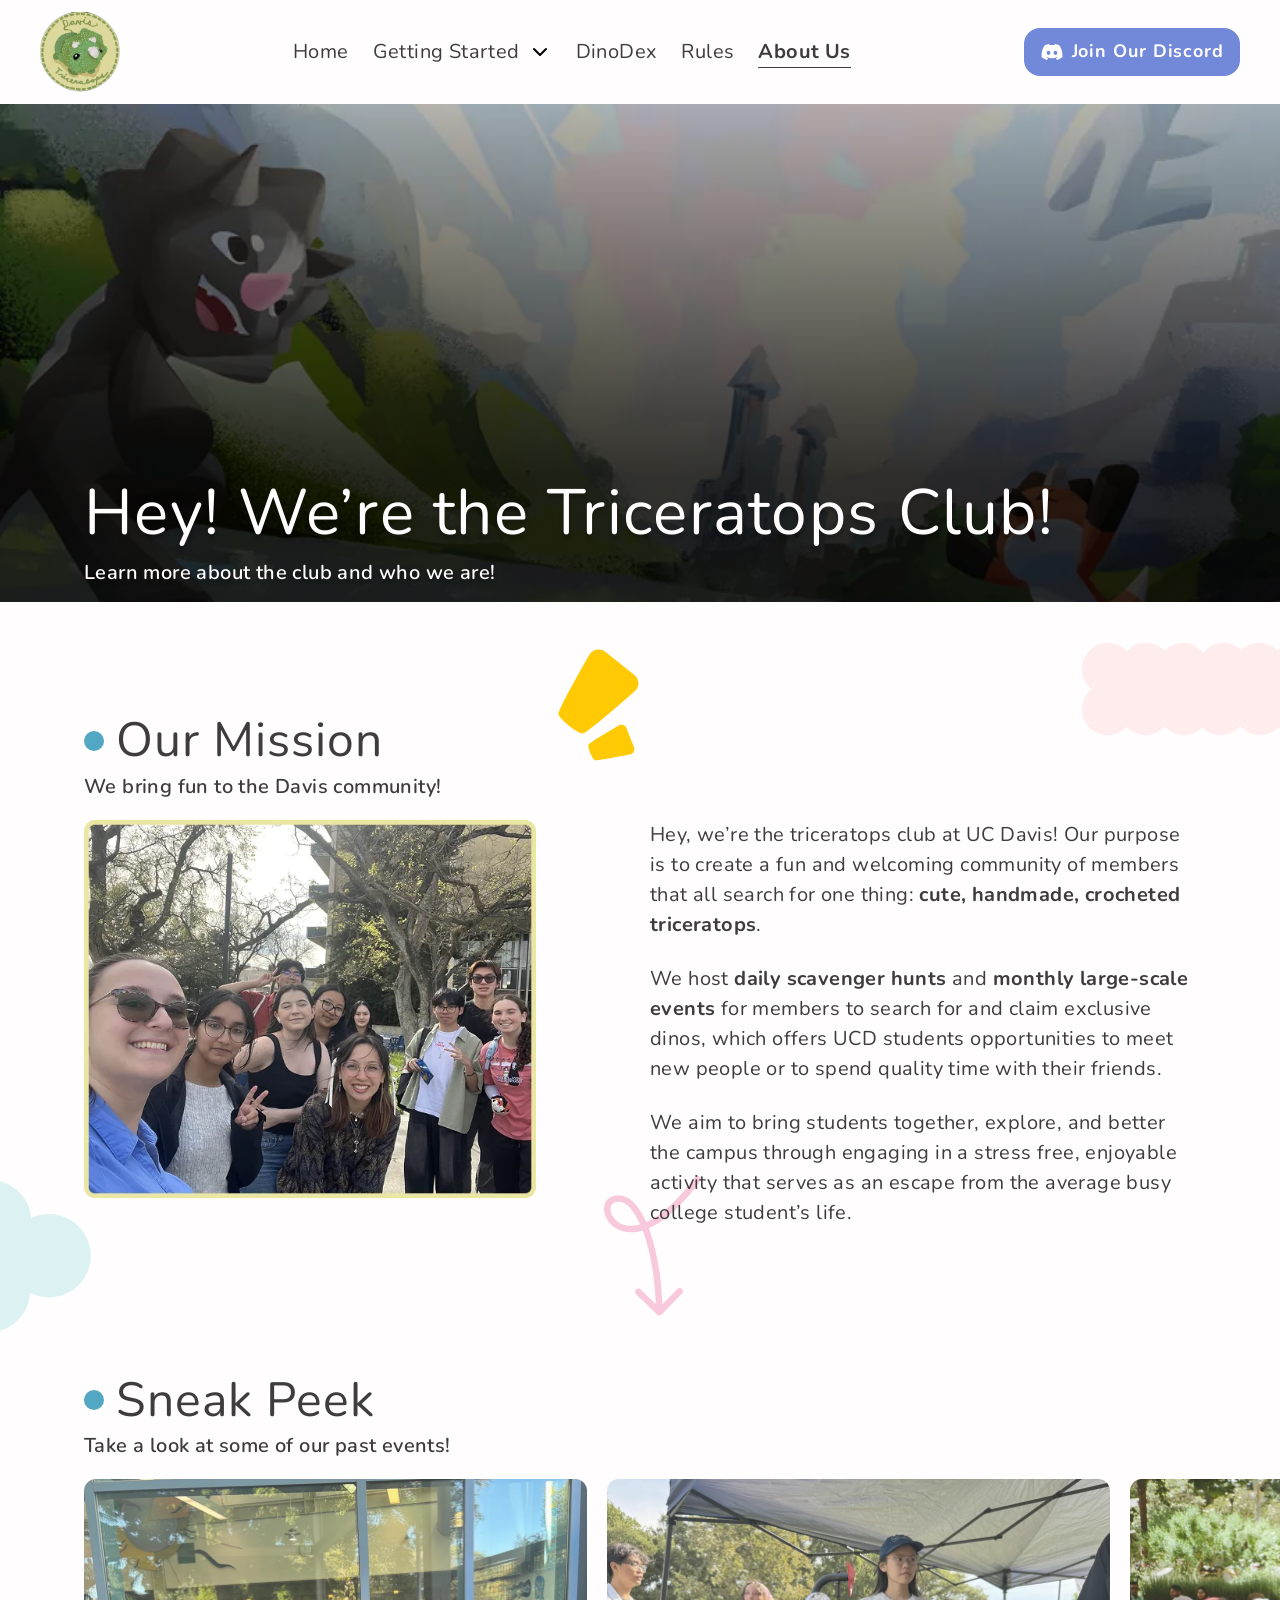
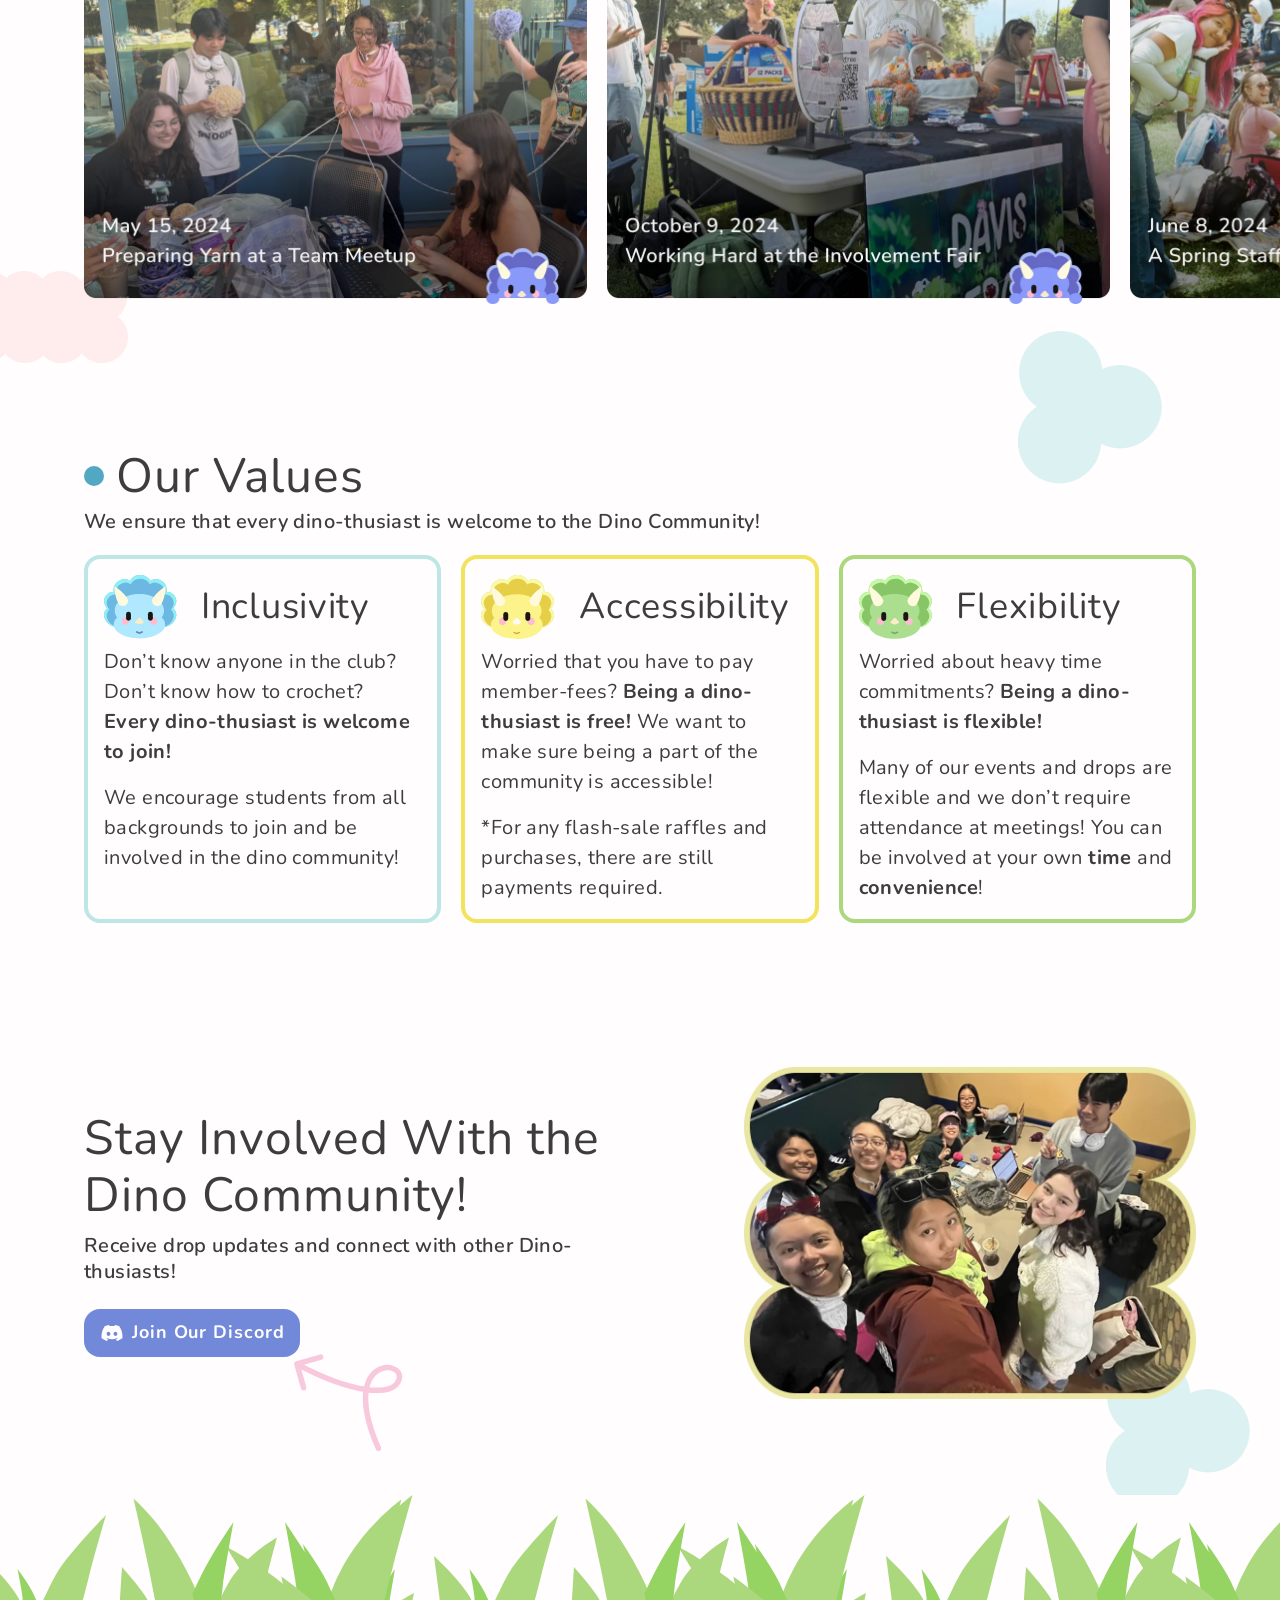
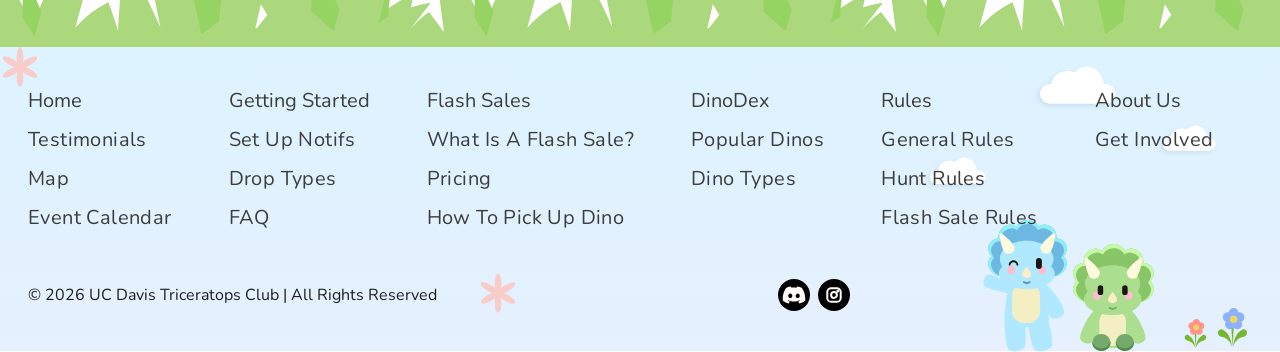
<file: about.html>
<!DOCTYPE html>
<html lang="en">
<head>
  <meta charset="UTF-8">
  <meta name="viewport" content="width=device-width, initial-scale=1.0">
  <title>About Us — UC Davis Triceratops Club</title>
  <link rel="icon" href="assets/logo.png" type="image/png">
  <link rel="preconnect" href="https://fonts.googleapis.com">
  <link rel="preconnect" href="https://fonts.gstatic.com" crossorigin>
  <link href="https://fonts.googleapis.com/css2?family=Nunito:wght@400;600;700&display=swap" rel="stylesheet">
  <link rel="stylesheet" href="styles.css">
  <link rel="stylesheet" href="about.css">
</head>
<body>


  <header class="site-header">
    <div class="site-header__inner">
      <a href="index.html" class="site-logo">
        <img src="assets/logo.png" alt="UC Davis Triceratops Club logo">
      </a>

      <nav class="main-nav" aria-label="Primary">
        <a class="main-nav__link" href="index.html">Home</a>
        <div class="nav-dropdown">
          <a class="main-nav__link" href="getting-started.html">
            Getting Started
            <img class="main-nav__chevron" src="assets/chevron-down.svg" alt="">
          </a>
          <div class="nav-dropdown__panel">
            <a href="flash-sales.html">Flash Sales</a>
          </div>
        </div>
        <a class="main-nav__link" href="dinodex.html">DinoDex</a>
        <a class="main-nav__link" href="rules.html">Rules</a>
        <a class="main-nav__link main-nav__link--current" href="about.html" aria-current="page">About Us</a>
      </nav>

      <a href="https://discord.gg/MzDujDpgZ9" target="_blank" rel="noopener" class="btn btn-discord">
        <img src="assets/discord-icon.svg" alt="">
        Join Our Discord
      </a>
    </div>
  </header>

  <main class="page-content">

    <!-- ==================== DECORATIONS =====================
         Purely ornamental, so aria-hidden and pointer-events:none.
         Absolutely positioned against .page-content; coordinates
         come from the Figma frame, mapped onto this page's section
         positions. Both clouds intentionally run past the page
         edge — .page-content uses overflow-x: clip to cut them.
    ========================================================= -->
    <div class="page-deco" aria-hidden="true">
      <img class="deco deco--marker"     src="assets/img/deco-marker.svg"     alt="">
      <img class="deco deco--cloud-pink-r" src="assets/img/deco-cloud-pink.svg" alt="">
      <img class="deco deco--arrow-mission" src="assets/img/deco-arrow.svg"   alt="">
      <img class="deco deco--cloud-blue-l" src="assets/img/deco-cloud-blue.svg" alt="">
      <img class="deco deco--cloud-pink-l" src="assets/img/deco-cloud-pink.svg" alt="">
      <img class="deco deco--cloud-blue-r" src="assets/img/deco-cloud-blue.svg" alt="">
      <img class="deco deco--cloud-blue-b" src="assets/img/deco-cloud-blue.svg" alt="">
    </div>

    <section class="hero">
      <div class="hero__bg">
        <picture>
          <!-- Taller crop for phones; the wide desktop banner loses both
               dinos once it is cropped to a 393-wide viewport. -->
          <source media="(max-width: 640px)" srcset="assets/img/hero-banner-mobile.webp">
          <img src="assets/img/hero-banner.webp" width="2880" height="952"
               alt="Illustrated valley with a large grey triceratops on the left and a small orange one on the right">
        </picture>
      </div>
      <div class="hero__gradient"></div>
      <div class="hero__content">
        <h1 class="hero__title"><span class="hero__title-a">Hey! We&rsquo;re the</span> <span class="hero__title-b">Triceratops Club!</span></h1>
        <p class="hero__subtitle">Learn more about the club and who we are!</p>
      </div>
    </section>

    <!-- ===================== OUR MISSION ===================== -->
    <section class="section section--mission reveal">
      <div class="grid-12">
        <div class="col-span-12">
          <h2 class="section-heading"><span class="section-heading__dot"></span>Our Mission</h2>
          <p class="section-subtitle">We bring fun to the Davis community!</p>
        </div>

        <div class="col-span-5 mission__media">
          <img class="framed-photo" src="assets/img/mission-photo.webp"
               alt="Triceratops Club members gathered under a tree on the UC Davis campus">
        </div>

        <div class="mission__copy">
          <p class="text-body">Hey, we&rsquo;re the triceratops club at UC Davis! Our purpose is to
            create a fun and welcoming community of members that all search for one thing:
            <strong>cute, handmade, crocheted triceratops</strong>.</p>

          <p class="text-body">We host <strong>daily scavenger hunts</strong> and
            <strong>monthly large-scale events</strong> for members to search for and claim
            exclusive dinos, which offers UCD students opportunities to meet new people or to
            spend quality time with their friends.</p>

          <p class="text-body">We aim to bring students together, explore, and better the campus
            through engaging in a stress free, enjoyable activity that serves as an escape from
            the average busy college student&rsquo;s life.</p>
        </div>
      </div>
    </section>

    <!-- ===================== SNEAK PEEK ======================
         Date, caption and dino badge are baked into each export,
         so there is no text overlay here — the captions live in
         each image's alt text instead.
    ========================================================= -->
    <section class="section section--sneak reveal">
      <div class="grid-12">
        <div class="col-span-12">
          <h2 class="section-heading"><span class="section-heading__dot"></span>Sneak Peek</h2>
          <p class="section-subtitle">Take a look at some of our past events!</p>
        </div>
      </div>

      <!-- Cards are a fixed 503px and deliberately overflow the right
           grid margin, matching the design's carousel bleed. -->
      <div class="event-carousel">
        <article class="event-card">
          <img src="assets/img/sneak-01-yarn-meetup.webp" width="1010" height="852" loading="lazy"
               alt="May 15, 2024 — Preparing Yarn at a Team Meetup: members winding yarn together at an outdoor table.">
        </article>
        <article class="event-card">
          <img src="assets/img/sneak-02-involvement-fair.webp" width="1010" height="852" loading="lazy"
               alt="October 9, 2024 — Working Hard at the Involvement Fair: members running the club booth with a prize wheel and baskets of crocheted dinos.">
        </article>
        <article class="event-card">
          <img src="assets/img/sneak-03-spring-bonding.webp" width="1010" height="852" loading="lazy"
               alt="June 8, 2024 — A Spring Staff Bonding: staff sitting on picnic blankets in a park.">
        </article>
        <article class="event-card">
          <img src="assets/img/sneak-04-study-event.webp" width="1010" height="852" loading="lazy"
               alt="June 2, 2025 — Setting Up for a Study Event: three members at the check-in desk under STUDY OR ELSE whiteboard art.">
        </article>
        <article class="event-card">
          <img src="assets/img/sneak-05-earth-day.webp" width="1010" height="852" loading="lazy"
               alt="May 24, 2025 — Staff Show Off Earth Day Rewards: four members holding crocheted dinos outdoors.">
        </article>
        <article class="event-card">
          <img src="assets/img/sneak-06-easter-prep.webp" width="1010" height="852" loading="lazy"
               alt="April 25, 2026 — Staff Prepare for Annual Easter Event: members arranging rows of crocheted dinos on a table.">
        </article>
      </div>
    </section>

    <!-- ===================== OUR VALUES ====================== -->
    <section class="section section--values reveal">
      <div class="grid-12">
        <div class="col-span-12">
          <h2 class="section-heading"><span class="section-heading__dot"></span>Our Values</h2>
          <p class="section-subtitle">We ensure that every dino-thusiast is welcome to the Dino Community!</p>
        </div>

        <article class="col-span-4 value-card value-card--blue">
          <div class="value-card__head">
            <img src="assets/img/dino-inclusivity.svg" alt="" aria-hidden="true">
            <h3 class="value-card__title">Inclusivity</h3>
          </div>
          <p class="text-body">Don&rsquo;t know anyone in the club? Don&rsquo;t know how to crochet?
            <strong>Every dino-thusiast is welcome to join!</strong></p>
          <p class="text-body">We encourage students from all backgrounds to join and be involved
            in the dino community!</p>
        </article>

        <article class="col-span-4 value-card value-card--yellow">
          <div class="value-card__head">
            <img src="assets/img/dino-accessibility.svg" alt="" aria-hidden="true">
            <h3 class="value-card__title">Accessibility</h3>
          </div>
          <p class="text-body">Worried that you have to pay member-fees?
            <strong>Being a dino-thusiast is free!</strong> We want to make sure being a part of
            the community is accessible!</p>
          <p class="text-body value-card__note">*For any flash-sale raffles and purchases, there
            are still payments required.</p>
        </article>

        <article class="col-span-4 value-card value-card--green">
          <div class="value-card__head">
            <img src="assets/img/dino-flexibility.svg" alt="" aria-hidden="true">
            <h3 class="value-card__title">Flexibility</h3>
          </div>
          <p class="text-body">Worried about heavy time commitments?
            <strong>Being a dino-thusiast is flexible!</strong></p>
          <p class="text-body">Many of our events and drops are flexible and we don&rsquo;t require
            attendance at meetings! You can be involved at your own <strong>time</strong> and
            <strong>convenience</strong>!</p>
        </article>
      </div>
    </section>

    <!-- ==================== STAY INVOLVED ==================== -->
    <section class="section section--involved reveal" id="stay-involved">
      <div class="grid-12">
        <div class="col-span-6 involved__copy">
          <h2 class="text-h1 involved__title">Stay Involved With the Dino Community!</h2>
          <p class="section-subtitle">Receive drop updates and connect with other Dino-thusiasts!</p>
          <a href="#" class="btn btn-discord">
            <img src="assets/discord-icon.svg" alt="">
            Join Our Discord
          </a>

          <!-- Anchored to this block, not to a page coordinate, so the
               arrowhead keeps pointing at the CTA even though the shared
               .btn-discord renders narrower than the Figma button. -->
          <img class="deco--arrow-discord" src="assets/img/deco-arrow.svg"
               alt="" aria-hidden="true">
        </div>

        <div class="involved__media">
          <img class="framed-photo" src="assets/img/stay-involved.webp"
               alt="Triceratops Club members posing together for a group photo">
        </div>
      </div>
    </section>

  </main>

  <footer class="site-footer">
    <div class="footer-grass" aria-hidden="true"></div>

    <div class="footer-content">
      <img class="footer-deco footer-deco--flower-tl" src="assets/flower-accent.svg" alt="" aria-hidden="true">
      <img class="footer-deco footer-deco--flower-mid" src="assets/flower-accent.svg" alt="" aria-hidden="true">
      <img class="footer-deco footer-deco--cloud1-back" src="assets/cloud-1-back.svg" alt="" aria-hidden="true">
      <img class="footer-deco footer-deco--cloud1-front" src="assets/cloud-1-front.svg" alt="" aria-hidden="true">
      <img class="footer-deco footer-deco--cloud2-back" src="assets/cloud-2-back.svg" alt="" aria-hidden="true">
      <img class="footer-deco footer-deco--cloud2-front" src="assets/cloud-2-front.svg" alt="" aria-hidden="true">
      <img class="footer-deco footer-deco--cloud3-back" src="assets/cloud-3-back.svg" alt="" aria-hidden="true">
      <img class="footer-deco footer-deco--cloud3-front" src="assets/cloud-3-front.svg" alt="" aria-hidden="true">
      <img class="footer-deco footer-deco--dino-single" src="assets/dino-single.svg" alt="" aria-hidden="true">
      <img class="footer-deco footer-deco--dino-duo" src="assets/dino-duo.svg" alt="" aria-hidden="true">
      <img class="footer-deco footer-deco--flower-small-1" src="assets/flower-small-1.svg" alt="" aria-hidden="true">
      <img class="footer-deco footer-deco--flower-small-2" src="assets/flower-small-2.svg" alt="" aria-hidden="true">

      <!-- Mobile-only footer decorations (Figma node 4778:3836) —
           exported as flat PNGs since the source vectors are each
           built from 10-30 tiny primitives not worth hand-recreating. -->
      <img class="footer-deco-m footer-deco-m--cloud1" src="assets/footer-cloud-1.png" alt="" aria-hidden="true">
      <img class="footer-deco-m footer-deco-m--cloud2" src="assets/footer-cloud-2.png" alt="" aria-hidden="true">
      <img class="footer-deco-m footer-deco-m--cloud3" src="assets/footer-cloud-3.png" alt="" aria-hidden="true">
      <img class="footer-deco-m footer-deco-m--dino-blue" src="assets/footer-dino-blue.png" alt="" aria-hidden="true">
      <img class="footer-deco-m footer-deco-m--dino-green" src="assets/footer-dino-green.png" alt="" aria-hidden="true">
      <img class="footer-deco-m footer-deco-m--flower1" src="assets/footer-flower-1.png" alt="" aria-hidden="true">
      <img class="footer-deco-m footer-deco-m--flower2" src="assets/footer-flower-2.png" alt="" aria-hidden="true">

      <div class="footer-columns">
        <div class="footer-column">
          <p class="footer-column__title">Home</p>
          <ul class="footer-column__links">
            <li><a href="index.html#community">Testimonials</a></li>
            <li><a href="index.html#heatmap">Map</a></li>
            <li><a href="index.html#events">Event Calendar</a></li>
          </ul>
        </div>
        <div class="footer-column">
          <p class="footer-column__title">Getting Started</p>
          <ul class="footer-column__links">
            <li><a href="getting-started.html#set-up-notifs">Set Up Notifs</a></li>
            <li><a href="getting-started.html#drop-types">Drop Types</a></li>
            <li><a href="getting-started.html#faq">FAQ</a></li>
          </ul>
        </div>
        <div class="footer-column">
          <p class="footer-column__title">Flash Sales</p>
          <ul class="footer-column__links">
            <li><a href="flash-sales.html#what-is">What Is A Flash Sale?</a></li>
            <li><a href="flash-sales.html#pricing">Pricing</a></li>
            <li><a href="flash-sales.html#pickup">How To Pick Up Dino</a></li>
          </ul>
        </div>
        <div class="footer-column">
          <p class="footer-column__title">DinoDex</p>
          <ul class="footer-column__links">
            <li><a href="dinodex.html#popular-dinos">Popular Dinos</a></li>
            <li><a href="dinodex.html#dino-types">Dino Types</a></li>
          </ul>
        </div>
        <div class="footer-column">
          <p class="footer-column__title">Rules</p>
          <ul class="footer-column__links">
            <li><a href="rules.html#general-title">General Rules</a></li>
            <li><a href="rules.html#hunt-title">Hunt Rules</a></li>
            <li><a href="rules.html#flash-title">Flash Sale Rules</a></li>
          </ul>
        </div>
        <div class="footer-column">
          <p class="footer-column__title">About Us</p>
          <ul class="footer-column__links">
            <li><a href="#stay-involved">Get Involved</a></li>
          </ul>
        </div>
      </div>

      <div class="footer-bottom">
        <p class="footer-copyright">© 2026 UC Davis Triceratops Club | All Rights Reserved</p>
        <div class="footer-social">
          <a href="https://discord.gg/MzDujDpgZ9" class="footer-social__icon" target="_blank" rel="noopener"><img src="assets/discord-social-icon.svg" alt="Discord"></a>
          <a href="https://www.instagram.com/davis_triceratops/" class="footer-social__icon" target="_blank" rel="noopener"><img src="assets/instagram-social-icon.svg" alt="Instagram"></a>
        </div>
      </div>
    </div>
  </footer>

  <script src="nav.js" defer></script>
  <script src="reveal.js" defer></script>
  <script>
    /* Sneak Peek carousel — drag-to-scroll only. No wheel handler here
       on purpose: the carousel has no vertical overflow, so a normal
       mouse-wheel scroll over it just scrolls the page as usual
       instead of getting trapped. */
    (function () {
      'use strict';
      var carousel = document.querySelector('.event-carousel');
      if (!carousel) return;

      /* Click-and-drag — disable snap while dragging so it tracks the
         cursor exactly, then let it settle back into a snapped card on
         release. A drag past a few pixels also suppresses the image's
         native click/drag-ghost so a drag doesn't feel like it "caught"
         on the photo. */
      var dragging = false, moved = false, startX = 0, startScroll = 0;

      carousel.addEventListener('mousedown', function (e) {
        dragging = true;
        moved = false;
        startX = e.clientX;
        startScroll = carousel.scrollLeft;
        carousel.style.scrollSnapType = 'none';
        carousel.classList.add('is-dragging');
      });

      window.addEventListener('mousemove', function (e) {
        if (!dragging) return;
        var dx = e.clientX - startX;
        if (Math.abs(dx) > 3) moved = true;
        carousel.scrollLeft = startScroll - dx;
      });

      function endDrag() {
        if (!dragging) return;
        dragging = false;
        carousel.classList.remove('is-dragging');
        carousel.style.scrollSnapType = '';
      }
      window.addEventListener('mouseup', endDrag);
      carousel.addEventListener('mouseleave', endDrag);

      carousel.addEventListener('click', function (e) {
        if (moved) { e.preventDefault(); e.stopPropagation(); }
      }, true);

      carousel.querySelectorAll('img').forEach(function (img) {
        img.setAttribute('draggable', 'false');
      });
    })();
  </script>
  <!-- Cloudflare Web Analytics --><script type='module' src='https://static.cloudflareinsights.com/beacon.min.js' data-cf-beacon='{"token": "4a8cd212c6164a908e230b89180678a8"}'></script><!-- End Cloudflare Web Analytics -->
</body>
</html>
</file>
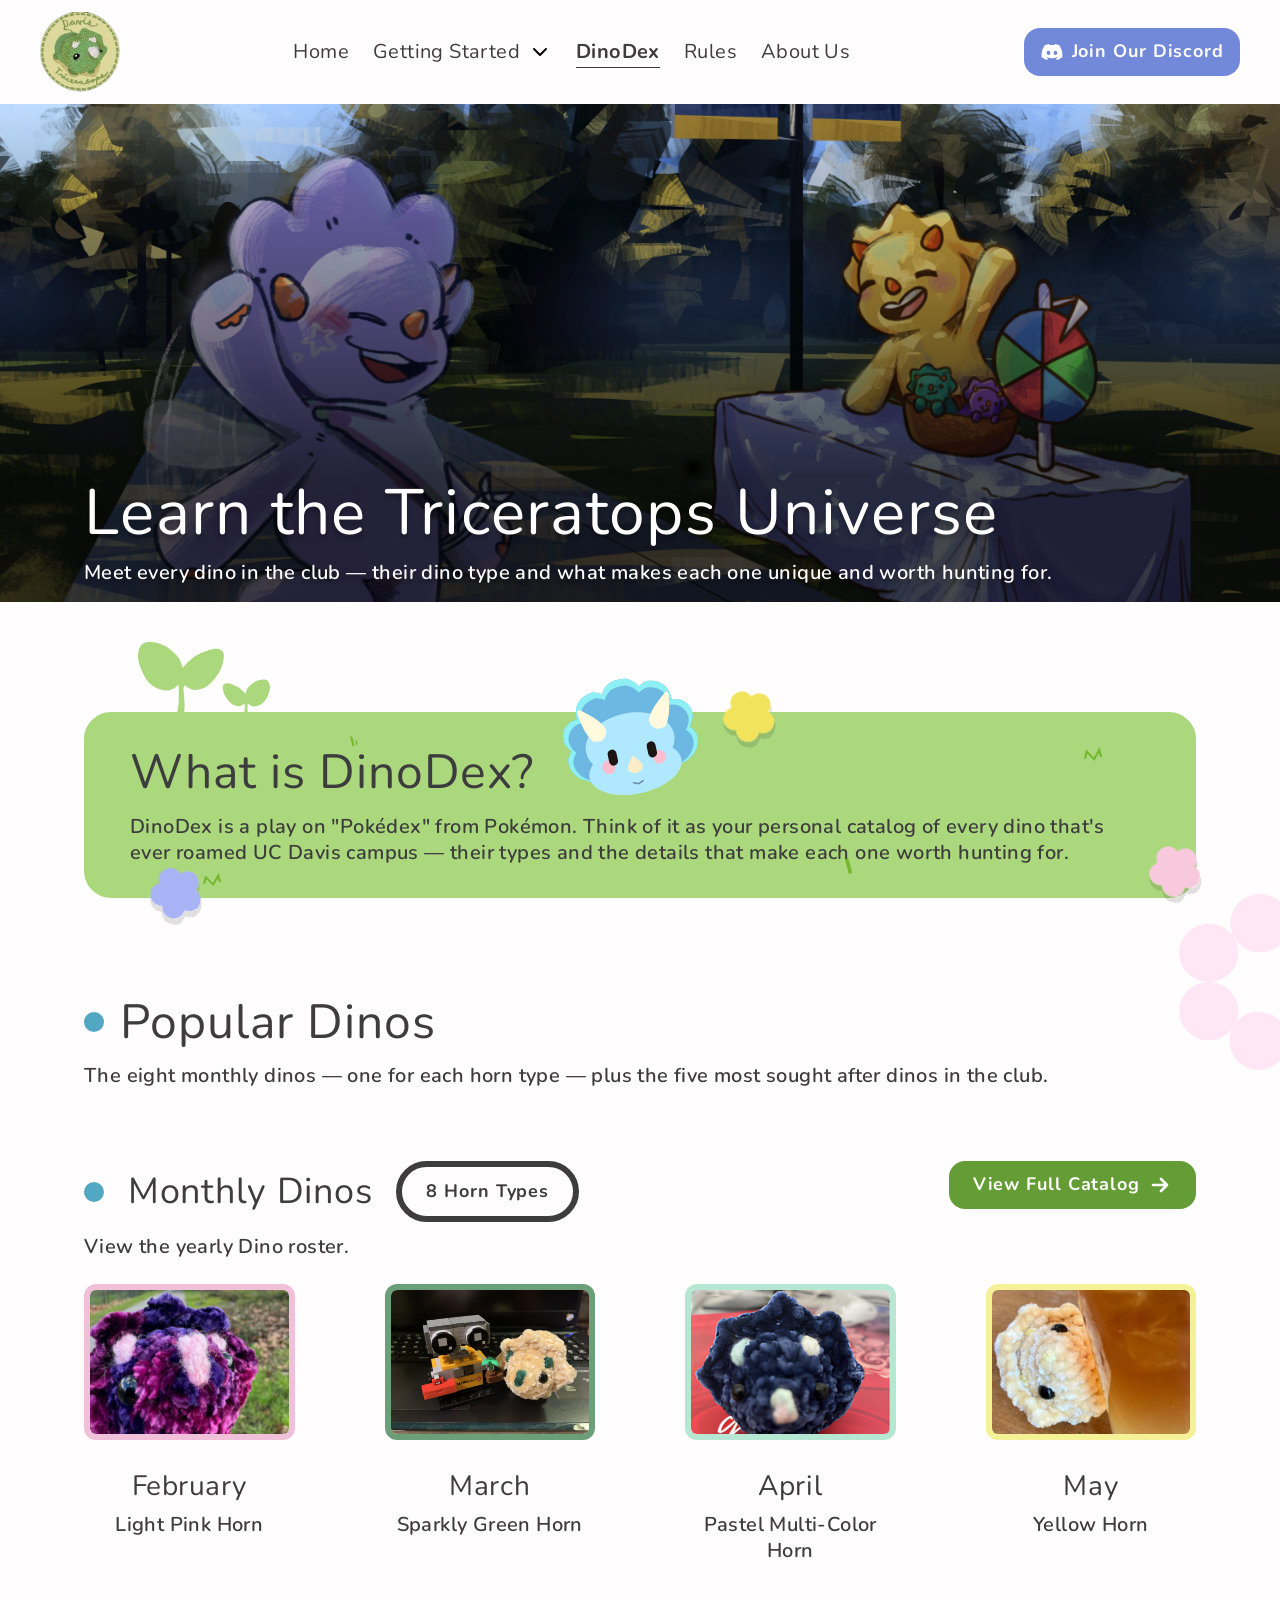
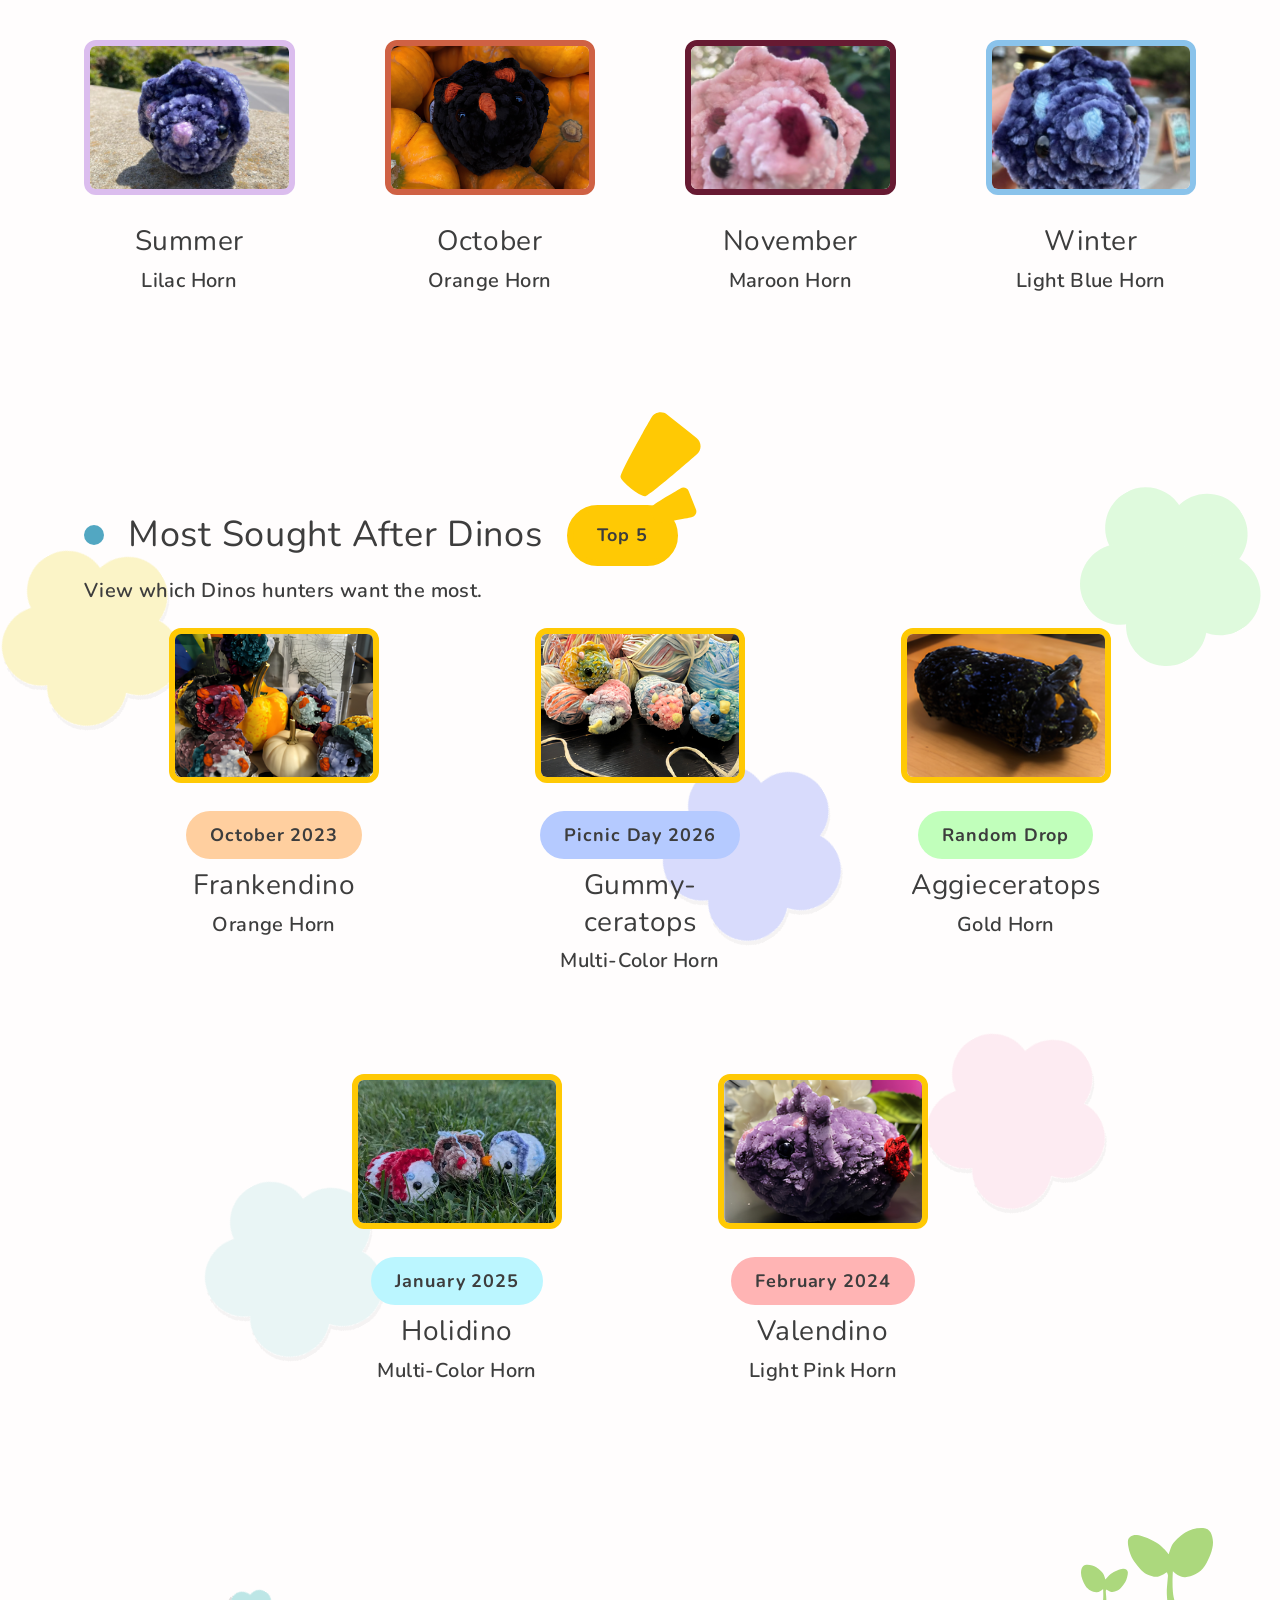
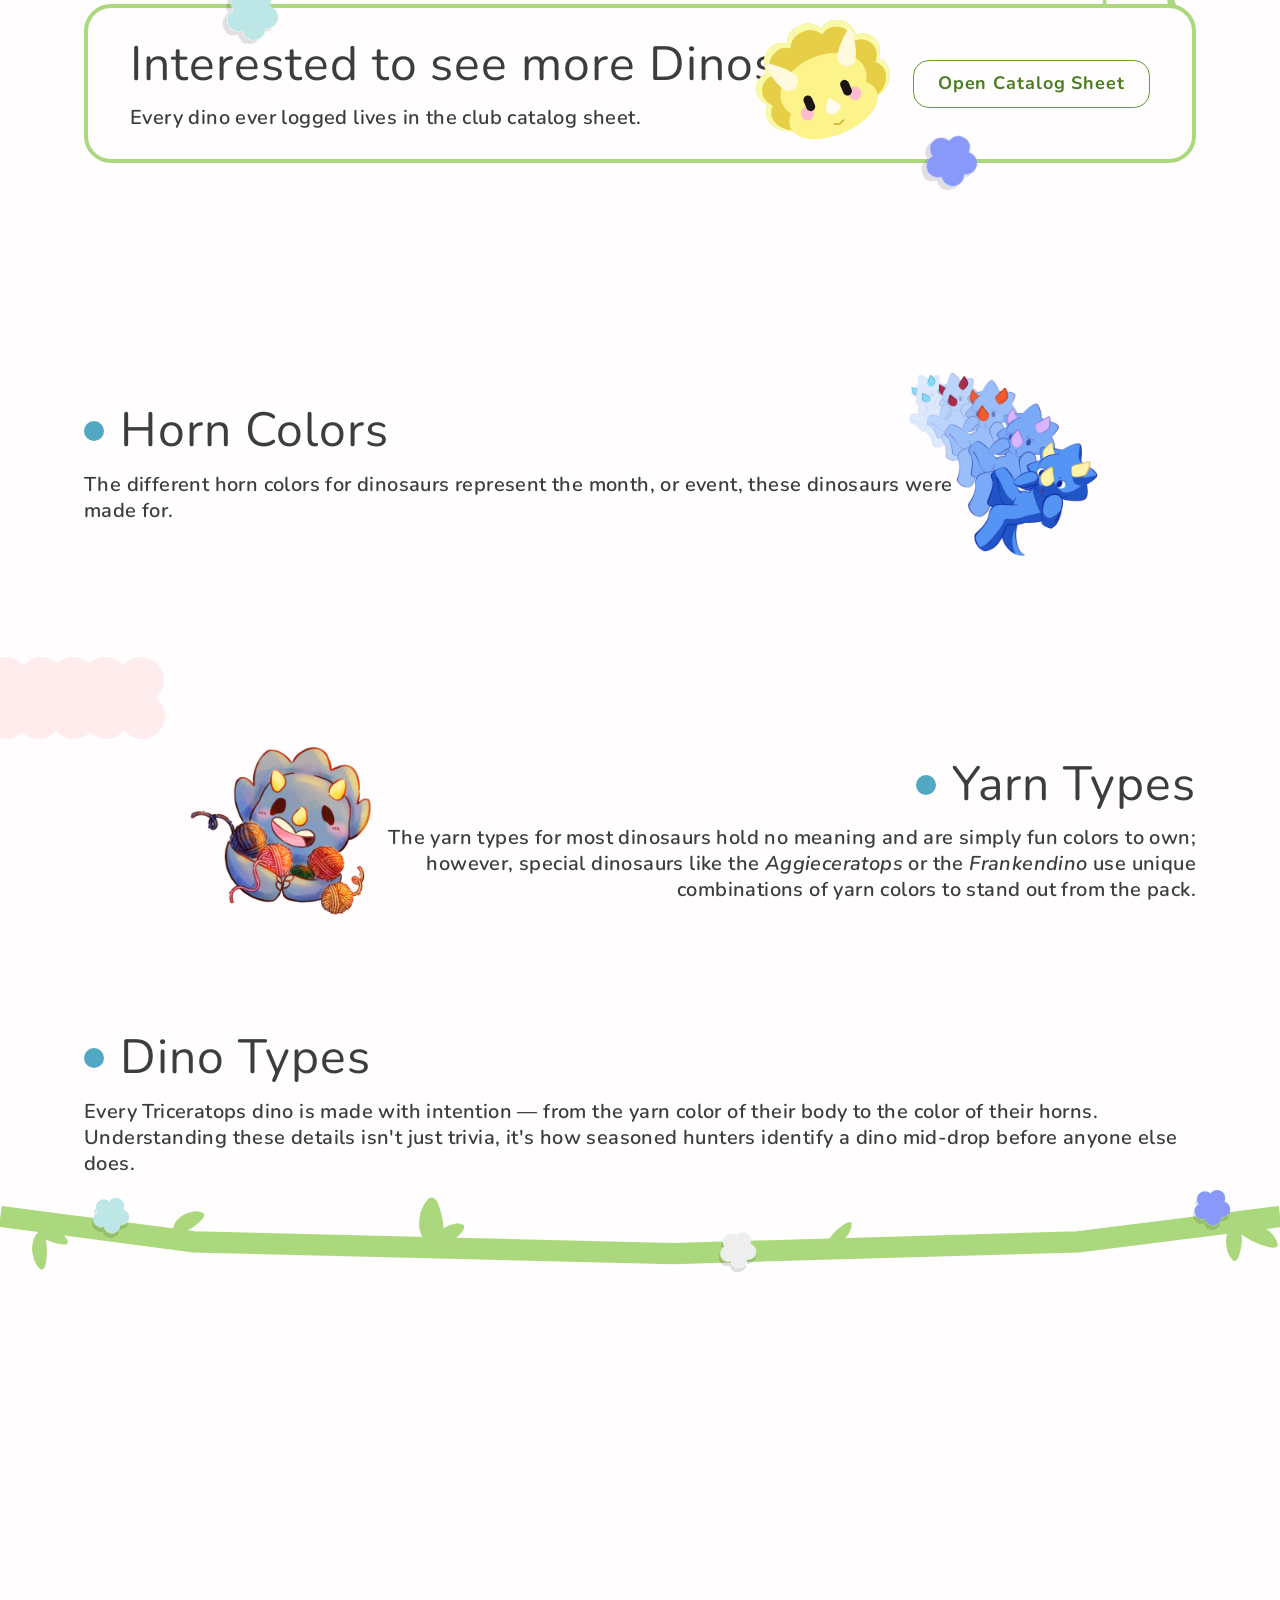
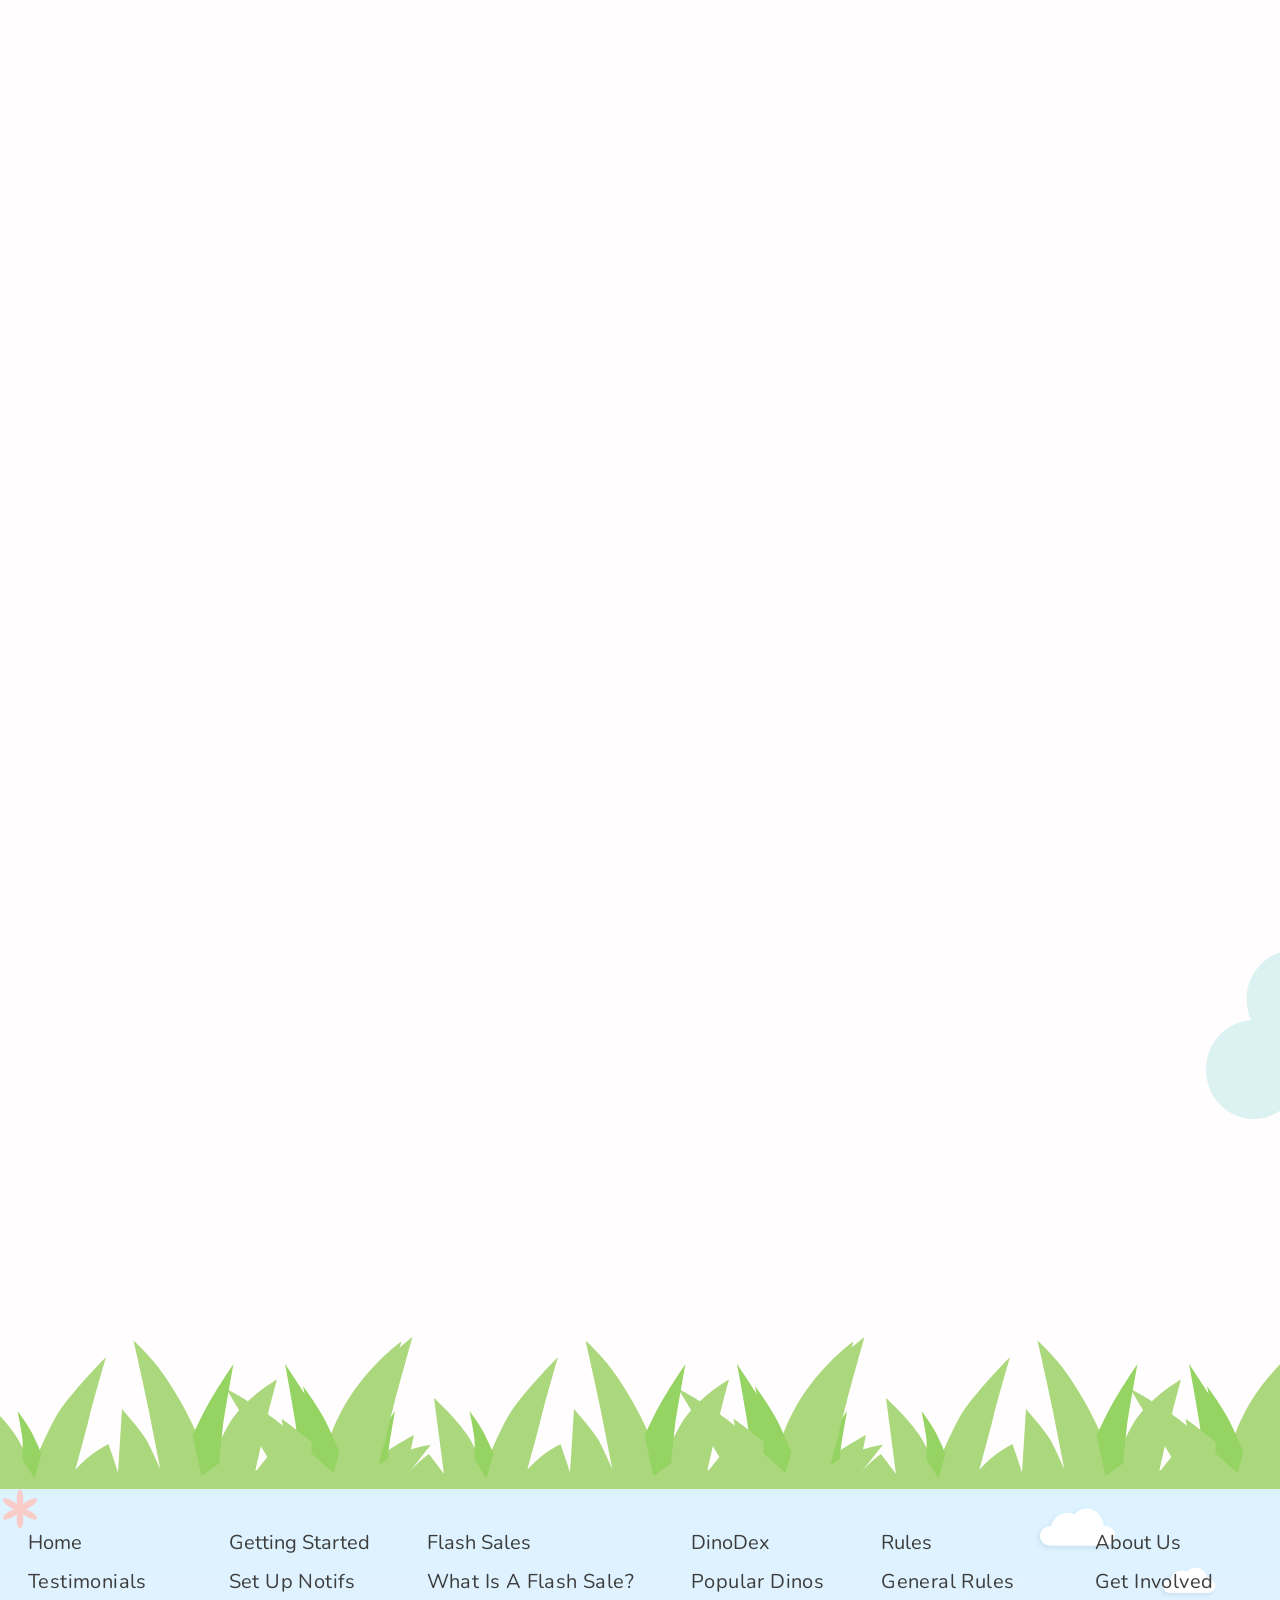
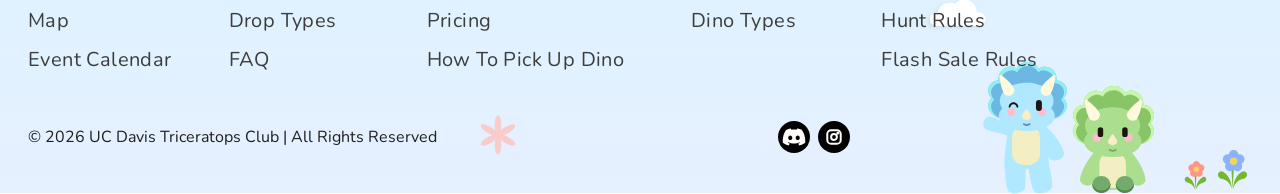
<file: dinodex.html>
<!DOCTYPE html>
<html lang="en">
<head>
  <meta charset="UTF-8">
  <meta name="viewport" content="width=device-width, initial-scale=1.0">
  <title>DinoDex — UC Davis Triceratops Club</title>
  <link rel="icon" href="assets/logo.png" type="image/png">
  <link rel="preconnect" href="https://fonts.googleapis.com">
  <link rel="preconnect" href="https://fonts.gstatic.com" crossorigin>
  <link href="https://fonts.googleapis.com/css2?family=Nunito:wght@400;600;700&display=swap" rel="stylesheet">
  <link rel="stylesheet" href="styles.css">
  <link rel="stylesheet" href="dinodex.css">
</head>
<body>

  <header class="site-header">
    <div class="site-header__inner">
      <a href="index.html" class="site-logo">
        <img src="assets/logo.png" alt="UC Davis Triceratops Club logo">
      </a>

      <nav class="main-nav" aria-label="Primary">
        <a class="main-nav__link" href="index.html">Home</a>
        <div class="nav-dropdown">
          <a class="main-nav__link" href="getting-started.html">
            Getting Started
            <img class="main-nav__chevron" src="assets/chevron-down.svg" alt="">
          </a>
          <div class="nav-dropdown__panel">
            <a href="flash-sales.html">Flash Sales</a>
          </div>
        </div>
        <a class="main-nav__link main-nav__link--current" href="dinodex.html" aria-current="page">DinoDex</a>
        <a class="main-nav__link" href="rules.html">Rules</a>
        <a class="main-nav__link" href="about.html">About Us</a>
      </nav>

      <a href="https://discord.gg/MzDujDpgZ9" target="_blank" rel="noopener" class="btn btn-discord">
        <img src="assets/discord-icon.svg" alt="">
        Join Our Discord
      </a>
    </div>
  </header>

  <main class="page-content">

    <section class="hero">
      <div class="hero__bg">
        <img class="hero__bg-img hero__bg-img--desktop" src="assets/hero.png" alt="">
        <img class="hero__bg-img hero__bg-img--mobile" src="assets/hero-mobile.png" alt="">
      </div>
      <div class="hero__gradient"></div>
      <div class="hero__content">
        <h1 class="hero__title hero__title--desktop">Learn the Triceratops Universe</h1>
        <h1 class="hero__title hero__title--mobile">Learn the<br>Dino Universe</h1>
        <p class="hero__subtitle">Meet every dino in the club — their dino type and what makes each one unique and worth hunting for.</p>
      </div>
    </section>

    <!-- What is DinoDex? -->
    <div class="info-banner reveal">
      <img class="info-banner__sprout info-banner__sprout--desktop" src="assets/dinodex-sprout-pair.svg" alt="">
      <img class="info-banner__sprout info-banner__sprout--mobile" src="assets/dinodex-sprout-pair-mobile.svg" alt="">
      <img class="info-banner__flower info-banner__flower--yellow" src="assets/dinodex-flower-b.svg" alt="">
      <img class="info-banner__flower info-banner__flower--pink" src="assets/dinodex-flower-a.svg" alt="">
      <img class="info-banner__flower info-banner__flower--purple info-banner__flower--purple-desktop" src="assets/dinodex-flower-purple.svg" alt="">
      <img class="info-banner__flower info-banner__flower--purple info-banner__flower--purple-mobile" src="assets/dinodex-flower-purple-mobile.svg" alt="">
      <img class="info-banner__tick info-banner__tick--1" src="assets/dinodex-tick.svg" alt="">
      <img class="info-banner__tick info-banner__tick--2" src="assets/dinodex-tick.svg" alt="">
      <img class="info-banner__blade" src="assets/dinodex-blade.svg" alt="" aria-hidden="true">
      <img class="info-banner__spark info-banner__spark--1" src="assets/dinodex-spark-1.svg" alt="" aria-hidden="true">
      <img class="info-banner__spark info-banner__spark--2" src="assets/dinodex-spark-2.svg" alt="" aria-hidden="true">
      <div class="info-banner__body">
        <h2 class="text-h1 info-banner__title">What is DinoDex?<img class="info-banner__mascot" src="assets/dinodex-mascot-face.svg" alt=""></h2>
        <p class="text-subtitle-1">DinoDex is a play on "Pokédex" from Pokémon. Think of it as your personal catalog of every dino that's ever roamed UC Davis campus — their types and the details that make each one worth hunting for.</p>
      </div>
    </div>

    <!-- Popular Dinos -->
    <section class="dinodex-section" id="popular-dinos">
      <img class="popular-dinos-cloud-pink" src="assets/dinodex-pink-circles.svg" alt="" aria-hidden="true">
      <div class="dinodex-section__head reveal">
        <div class="dinodex-section__header">
          <span class="dino-bullet" aria-hidden="true"></span>
          <h2 class="text-h1">Popular Dinos</h2>
        </div>
        <p class="dinodex-section__intro text-subtitle-1">The eight monthly dinos — one for each horn type — plus the five most sought after dinos in the club.</p>
      </div>

      <!-- Monthly Dinos -->
      <div class="subsection-header">
        <h3 class="text-h2 subsection-header__title">
          <span class="dino-bullet" aria-hidden="true"></span>
          Monthly Dinos
          <span class="pill">8 Horn Types</span>
        </h3>
        <div class="subsection-header__spacer"></div>
        <a href="https://docs.google.com/spreadsheets/d/1tXQKwV7cz0Sr5Jh5ofEQbhSVG9ofUGGs5iG0ag1HkjA/edit?gid=0#gid=0" class="btn btn-primary-icon catalog-btn catalog-btn--desktop" target="_blank" rel="noopener">
          View Full Catalog
          <img src="assets/dinodex-arrow-right.svg" alt="">
        </a>
      </div>
      <p class="subsection-caption text-subtitle-1">View the yearly Dino roster.</p>

      <div class="dino-grid reveal">
        <article class="dino-card">
          <div class="dino-card__photo"><img src="assets/monthly-february.png" alt="February monthly dino"></div>
          <div class="dino-card__info">
            <p class="text-h3 dino-card__name">February</p>
            <p class="text-subtitle-1 dino-card__horn">Light Pink Horn</p>
          </div>
        </article>
        <article class="dino-card">
          <div class="dino-card__photo"><img src="assets/monthly-march.png" alt="March monthly dino"></div>
          <div class="dino-card__info">
            <p class="text-h3 dino-card__name">March</p>
            <p class="text-subtitle-1 dino-card__horn">Sparkly Green Horn</p>
          </div>
        </article>
        <article class="dino-card">
          <div class="dino-card__photo dino-card__photo--april"><img src="assets/monthly-april.png" alt="April monthly dino"></div>
          <div class="dino-card__info">
            <p class="text-h3 dino-card__name">April</p>
            <p class="text-subtitle-1 dino-card__horn">Pastel Multi-Color Horn</p>
          </div>
        </article>
        <article class="dino-card">
          <div class="dino-card__photo"><img src="assets/monthly-may.png" alt="May monthly dino"></div>
          <div class="dino-card__info">
            <p class="text-h3 dino-card__name">May</p>
            <p class="text-subtitle-1 dino-card__horn">Yellow Horn</p>
          </div>
        </article>
        <article class="dino-card">
          <div class="dino-card__photo"><img src="assets/monthly-summer.png" alt="Summer monthly dino"></div>
          <div class="dino-card__info">
            <p class="text-h3 dino-card__name">Summer</p>
            <p class="text-subtitle-1 dino-card__horn">Lilac Horn</p>
          </div>
        </article>
        <article class="dino-card">
          <div class="dino-card__photo"><img src="assets/monthly-october.png" alt="October monthly dino"></div>
          <div class="dino-card__info">
            <p class="text-h3 dino-card__name">October</p>
            <p class="text-subtitle-1 dino-card__horn">Orange Horn</p>
          </div>
        </article>
        <article class="dino-card">
          <div class="dino-card__photo"><img src="assets/monthly-november.png" alt="November monthly dino"></div>
          <div class="dino-card__info">
            <p class="text-h3 dino-card__name">November</p>
            <p class="text-subtitle-1 dino-card__horn">Maroon Horn</p>
          </div>
        </article>
        <article class="dino-card">
          <div class="dino-card__photo"><img src="assets/monthly-winter.png" alt="Winter monthly dino"></div>
          <div class="dino-card__info">
            <p class="text-h3 dino-card__name">Winter</p>
            <p class="text-subtitle-1 dino-card__horn">Light Blue Horn</p>
          </div>
        </article>
      </div>

      <a href="https://docs.google.com/spreadsheets/d/1tXQKwV7cz0Sr5Jh5ofEQbhSVG9ofUGGs5iG0ag1HkjA/edit?gid=0#gid=0" class="btn btn-primary-icon catalog-btn catalog-btn--mobile" target="_blank" rel="noopener">
        View Full Catalog
        <img src="assets/dinodex-arrow-right.svg" alt="">
      </a>

      <!-- Most Sought After Dinos -->
      <div class="sought-section reveal">
      <img class="sought-section__blob sought-section__blob--green" src="assets/dinodex-cloud-green.svg" alt="" aria-hidden="true">
      <img class="sought-section__blob sought-section__blob--yellow" src="assets/dinodex-cloud-yellow.svg" alt="" aria-hidden="true">
      <img class="sought-section__blob sought-section__blob--teal" src="assets/dinodex-cloud-teal.svg" alt="" aria-hidden="true">
      <img class="sought-section__blob sought-section__blob--periwinkle" src="assets/dinodex-cloud-periwinkle.svg" alt="" aria-hidden="true">
      <img class="sought-section__blob sought-section__blob--pink" src="assets/dinodex-cloud-pink.svg" alt="" aria-hidden="true">
      <img class="sought-cloud-m sought-cloud-m--teal" src="assets/sought-cloud-teal-big.svg" alt="" aria-hidden="true">
      <div class="subsection-header subsection-header--sought">
        <h3 class="text-h2 subsection-header__title">
          <span class="dino-bullet" aria-hidden="true"></span>
          Most Sought After Dinos
          <span class="pill pill--gold">Top 5</span>
        </h3>
        <img class="subsection-header__accent" src="assets/dinodex-sought-accent.svg" alt="" aria-hidden="true">
      </div>
      <p class="subsection-caption text-subtitle-1">View which Dinos hunters want the most.</p>

      <div class="sought-row-wrap">
      <div class="sought-row sought-row--top">
        <article class="dino-card">
          <div class="dino-card__photo dino-card__photo--frankendino"><img src="assets/sought-frankendino.png" alt="Frankendino"></div>
          <div class="dino-card__info">
            <span class="tag tag--october">October 2023</span>
            <p class="text-h3 dino-card__name">Frankendino</p>
            <p class="text-subtitle-1 dino-card__horn">Orange Horn</p>
          </div>
        </article>
        <article class="dino-card">
          <div class="dino-card__photo dino-card__photo--gummy"><img src="assets/sought-gummyceratops.png" alt="Gummy-ceratops"></div>
          <div class="dino-card__info">
            <span class="tag tag--picnic">Picnic Day 2026</span>
            <p class="text-h3 dino-card__name">Gummy-ceratops</p>
            <p class="text-subtitle-1 dino-card__horn">Multi-Color Horn</p>
          </div>
        </article>
        <article class="dino-card">
          <div class="dino-card__photo dino-card__photo--aggie"><img src="assets/sought-aggieceratops.png" alt="Aggieceratops"></div>
          <div class="dino-card__info">
            <span class="tag tag--random">Random Drop</span>
            <p class="text-h3 dino-card__name">Aggieceratops</p>
            <p class="text-subtitle-1 dino-card__horn">Gold Horn</p>
          </div>
        </article>
      </div>

      <div class="sought-row sought-row--bottom">
        <article class="dino-card">
          <div class="dino-card__photo"><img src="assets/sought-holidino.png" alt="Holidino"></div>
          <div class="dino-card__info">
            <span class="tag tag--holidino">January 2025</span>
            <p class="text-h3 dino-card__name">Holidino</p>
            <p class="text-subtitle-1 dino-card__horn">Multi-Color Horn</p>
          </div>
        </article>
        <article class="dino-card">
          <div class="dino-card__photo dino-card__photo--valendino"><img src="assets/sought-valendino.png" alt="Valendino"></div>
          <div class="dino-card__info">
            <span class="tag tag--valendino">February 2024</span>
            <p class="text-h3 dino-card__name">Valendino</p>
            <p class="text-subtitle-1 dino-card__horn">Light Pink Horn</p>
          </div>
        </article>
      </div>
      </div>
      </div>
    </section>

    <!-- CTA banner -->
    <div class="cta-banner reveal">
      <img class="cta-banner__cloud cta-banner__cloud--blue" src="assets/cta-cloud-blue.svg" alt="" aria-hidden="true">
      <img class="cta-banner__cloud cta-banner__cloud--purple" src="assets/cta-cloud-purple.svg" alt="" aria-hidden="true">
      <img class="cta-banner__mascot" src="assets/cta-mascot.svg" alt="" aria-hidden="true">
      <img class="cta-banner__sprout" src="assets/cta-sprout.svg" alt="" aria-hidden="true">
      <img class="cta-banner__sprout--mobile" src="assets/dinodex-sprout-pair-mobile.svg" alt="" aria-hidden="true">
      <div class="cta-banner__text">
        <div>
          <h3 class="text-h1 cta-banner__title">Interested to see more Dinos?</h3>
          <p class="text-subtitle-1">Every dino ever logged lives in the club catalog sheet.</p>
        </div>
      </div>
      <a href="https://docs.google.com/spreadsheets/d/1tXQKwV7cz0Sr5Jh5ofEQbhSVG9ofUGGs5iG0ag1HkjA/edit?gid=0#gid=0" class="btn btn-secondary" target="_blank" rel="noopener">Open Catalog Sheet</a>
    </div>

    <!-- Horn Colors / Yarn Types -->
    <section class="dinodex-section">
      <img class="horncolors-cloud-pink" src="assets/dinodex-pink-scallop.svg" alt="" aria-hidden="true">
      <div class="split-row reveal">
        <div class="split-row__body">
          <div class="dinodex-section__header">
            <span class="dino-bullet" aria-hidden="true"></span>
            <h2 class="text-h1">Horn Colors</h2>
          </div>
          <p class="text-subtitle-1">The different horn colors for dinosaurs represent the month, or event, these dinosaurs were made for.</p>
        </div>
        <img class="split-row__photo split-row__photo--horn" src="assets/horn-colors-photo.png" alt="">
      </div>

      <div class="split-row split-row--reverse reveal">
        <div class="split-row__body">
          <div class="dinodex-section__header">
            <h2 class="text-h1">Yarn Types</h2>
            <span class="dino-bullet" aria-hidden="true"></span>
          </div>
          <p class="text-subtitle-1">The yarn types for most dinosaurs hold no meaning and are simply fun colors to own; however, special dinosaurs like the <em>Aggieceratops</em> or the <em>Frankendino</em> use unique combinations of yarn colors to stand out from the pack.</p>
        </div>
        <img class="split-row__photo split-row__photo--yarn" src="assets/yarn-types-photo.png" alt="">
      </div>
    </section>

    <!-- Dino Types -->
    <section class="dinodex-section dinodex-section--last" id="dino-types">
      <div class="dinodex-section__head reveal">
        <div class="dinodex-section__header">
          <span class="dino-bullet" aria-hidden="true"></span>
          <h2 class="text-h1">Dino Types</h2>
        </div>
        <p class="dinodex-section__intro text-subtitle-1">Every Triceratops dino is made with intention — from the yarn color of their body to the color of their horns. Understanding these details isn't just trivia, it's how seasoned hunters identify a dino mid-drop before anyone else does.</p>
        <img class="type-vine" src="assets/dino-types-vine.svg" alt="" aria-hidden="true">
        <img class="dinotypes-cloud-m" src="assets/dinotypes-cloud-wide.svg" alt="" aria-hidden="true">
      </div>

      <div class="type-grid-wrap reveal">
      <div class="type-grid">
        <img class="type-badge type-badge--monthly" src="assets/type-badge-monthly-final.svg" alt="" aria-hidden="true">
        <img class="type-badge type-badge--flash" src="assets/type-badge-flashsales-final.svg" alt="" aria-hidden="true">
        <img class="type-badge type-badge--event" src="assets/type-badge-event-final.svg" alt="" aria-hidden="true">
        <div class="type-card type-card--monthly">
          <div class="polaroid">
            <div class="polaroid__art"><img src="assets/type-monthly.png" alt="Monthly dino type illustration"></div>
            <p class="text-h3 polaroid__title">Monthly</p>
          </div>
          <p class="type-card__desc text-subtitle-1">Monthly Dinos are the most common dinos and are <strong>dropped by our staff members!</strong><br><br> While the dino's yarn type can vary in many colors, a dino will have a distinct horn color respective to the month of the year.</p>
        </div>
        <div class="type-card type-card--flash">
          <div class="polaroid">
            <div class="polaroid__art"><img src="assets/type-flashsales.png" alt="Flash Sales dino type illustration"></div>
            <p class="text-h3 polaroid__title">Flash Sales</p>
          </div>
          <p class="type-card__desc text-subtitle-1">Flash Sale Dinos are dinos that are <strong>achievable through online giveaways on discord that usually occurs at the end of each month!</strong><br><br> These dino's body and horn colors work similarly with the Monthly Dino's colors, but these dinos will cost money!</p>
        </div>
        <div class="type-card type-card--event">
          <div class="polaroid">
            <div class="polaroid__art"><img src="assets/type-event.png" alt="Event dino type illustration"></div>
            <p class="text-h3 polaroid__title">Event</p>
          </div>
          <p class="type-card__desc text-subtitle-1">Event Dinos are rare dinos <strong>attainable through events that we host online or on campus!</strong><br><br> The Event Dino's appearances are often rare and hard to come by, so keep an eye out for our upcoming events through the year!</p>
        </div>
      </div>

      <img class="type-vine--bottom" src="assets/dino-types-vine-bottom.svg" alt="" aria-hidden="true">
      <div class="type-grid type-grid--row2">
        <img class="type-badge type-badge--aggie2" src="assets/type-badge-aggie-final.svg" alt="" aria-hidden="true">
        <img class="type-badge type-badge--limited2" src="assets/type-badge-limited-final.svg" alt="" aria-hidden="true">
        <div class="type-card type-card--aggie">
          <div class="polaroid">
            <div class="polaroid__art"><img src="assets/type-aggieceratops.png" alt="Aggieceratops dino type illustration"></div>
            <p class="text-h3 polaroid__title">Aggieceratops</p>
          </div>
          <p class="type-card__desc text-subtitle-1">Aggieceratops are rare dinos <strong>attainable through time-extensive drops that may last throughout the day.</strong><br><br> Each Aggieceratops is a unique design that alters a certain appearance, and utilizes on-brand UC Davis colors as its yarn.</p>
        </div>
        <div class="type-card type-card--limited">
          <div class="polaroid">
            <div class="polaroid__art"><img src="assets/type-limited.png" alt="Limited dino type illustration"></div>
            <p class="text-h3 polaroid__title">Limited</p>
          </div>
          <p class="type-card__desc text-subtitle-1">Limited Dinos are <strong>time-limited dinos made with specialty yarn textures.</strong><br><br> We cycle through certain limited dino types per year, so make sure to attain one before they become unavailable!</p>
        </div>
      </div>
      </div>
      <img class="dinotypes-cloud-teal" src="assets/dinodex-teal-cloud-end.svg" alt="" aria-hidden="true">
    </section>

  </main>

  <footer class="site-footer">
    <div class="footer-grass" aria-hidden="true"></div>

    <div class="footer-content">
      <img class="footer-deco footer-deco--flower-tl" src="assets/flower-accent.svg" alt="" aria-hidden="true">
      <img class="footer-deco footer-deco--flower-mid" src="assets/flower-accent.svg" alt="" aria-hidden="true">
      <img class="footer-deco footer-deco--cloud1-back" src="assets/cloud-1-back.svg" alt="" aria-hidden="true">
      <img class="footer-deco footer-deco--cloud1-front" src="assets/cloud-1-front.svg" alt="" aria-hidden="true">
      <img class="footer-deco footer-deco--cloud2-back" src="assets/cloud-2-back.svg" alt="" aria-hidden="true">
      <img class="footer-deco footer-deco--cloud2-front" src="assets/cloud-2-front.svg" alt="" aria-hidden="true">
      <img class="footer-deco footer-deco--cloud3-back" src="assets/cloud-3-back.svg" alt="" aria-hidden="true">
      <img class="footer-deco footer-deco--cloud3-front" src="assets/cloud-3-front.svg" alt="" aria-hidden="true">
      <img class="footer-deco footer-deco--dino-single" src="assets/dino-single.svg" alt="" aria-hidden="true">
      <img class="footer-deco footer-deco--dino-duo" src="assets/dino-duo.svg" alt="" aria-hidden="true">
      <img class="footer-deco footer-deco--flower-small-1" src="assets/flower-small-1.svg" alt="" aria-hidden="true">
      <img class="footer-deco footer-deco--flower-small-2" src="assets/flower-small-2.svg" alt="" aria-hidden="true">

      <!-- Mobile-only footer decorations (Figma node 4778:3836) —
           exported as flat PNGs since the source vectors are each
           built from 10-30 tiny primitives not worth hand-recreating. -->
      <img class="footer-deco-m footer-deco-m--cloud1" src="assets/footer-cloud-1.png" alt="" aria-hidden="true">
      <img class="footer-deco-m footer-deco-m--cloud2" src="assets/footer-cloud-2.png" alt="" aria-hidden="true">
      <img class="footer-deco-m footer-deco-m--cloud3" src="assets/footer-cloud-3.png" alt="" aria-hidden="true">
      <img class="footer-deco-m footer-deco-m--dino-blue" src="assets/footer-dino-blue.png" alt="" aria-hidden="true">
      <img class="footer-deco-m footer-deco-m--dino-green" src="assets/footer-dino-green.png" alt="" aria-hidden="true">
      <img class="footer-deco-m footer-deco-m--flower1" src="assets/footer-flower-1.png" alt="" aria-hidden="true">
      <img class="footer-deco-m footer-deco-m--flower2" src="assets/footer-flower-2.png" alt="" aria-hidden="true">

      <div class="footer-columns">
        <div class="footer-column">
          <p class="footer-column__title">Home</p>
          <ul class="footer-column__links">
            <li><a href="index.html#community">Testimonials</a></li>
            <li><a href="index.html#heatmap">Map</a></li>
            <li><a href="index.html#events">Event Calendar</a></li>
          </ul>
        </div>
        <div class="footer-column">
          <p class="footer-column__title">Getting Started</p>
          <ul class="footer-column__links">
            <li><a href="getting-started.html#set-up-notifs">Set Up Notifs</a></li>
            <li><a href="getting-started.html#drop-types">Drop Types</a></li>
            <li><a href="getting-started.html#faq">FAQ</a></li>
          </ul>
        </div>
        <div class="footer-column">
          <p class="footer-column__title">Flash Sales</p>
          <ul class="footer-column__links">
            <li><a href="flash-sales.html#what-is">What Is A Flash Sale?</a></li>
            <li><a href="flash-sales.html#pricing">Pricing</a></li>
            <li><a href="flash-sales.html#pickup">How To Pick Up Dino</a></li>
          </ul>
        </div>
        <div class="footer-column">
          <p class="footer-column__title">DinoDex</p>
          <ul class="footer-column__links">
            <li><a href="#popular-dinos">Popular Dinos</a></li>
            <li><a href="#dino-types">Dino Types</a></li>
          </ul>
        </div>
        <div class="footer-column">
          <p class="footer-column__title">Rules</p>
          <ul class="footer-column__links">
            <li><a href="rules.html#general-title">General Rules</a></li>
            <li><a href="rules.html#hunt-title">Hunt Rules</a></li>
            <li><a href="rules.html#flash-title">Flash Sale Rules</a></li>
          </ul>
        </div>
        <div class="footer-column">
          <p class="footer-column__title">About Us</p>
          <ul class="footer-column__links">
            <li><a href="about.html#stay-involved">Get Involved</a></li>
          </ul>
        </div>
      </div>

      <div class="footer-bottom">
        <p class="footer-copyright">© 2026 UC Davis Triceratops Club | All Rights Reserved</p>
        <div class="footer-social">
          <a href="https://discord.gg/MzDujDpgZ9" class="footer-social__icon" target="_blank" rel="noopener"><img src="assets/discord-social-icon.svg" alt="Discord"></a>
          <a href="https://www.instagram.com/davis_triceratops/" class="footer-social__icon" target="_blank" rel="noopener"><img src="assets/instagram-social-icon.svg" alt="Instagram"></a>
        </div>
      </div>
    </div>
  </footer>

  <script src="nav.js" defer></script>
  <script src="reveal.js" defer></script>
  <!-- Cloudflare Web Analytics --><script type='module' src='https://static.cloudflareinsights.com/beacon.min.js' data-cf-beacon='{"token": "4a8cd212c6164a908e230b89180678a8"}'></script><!-- End Cloudflare Web Analytics -->

</body>
</html>
</file>
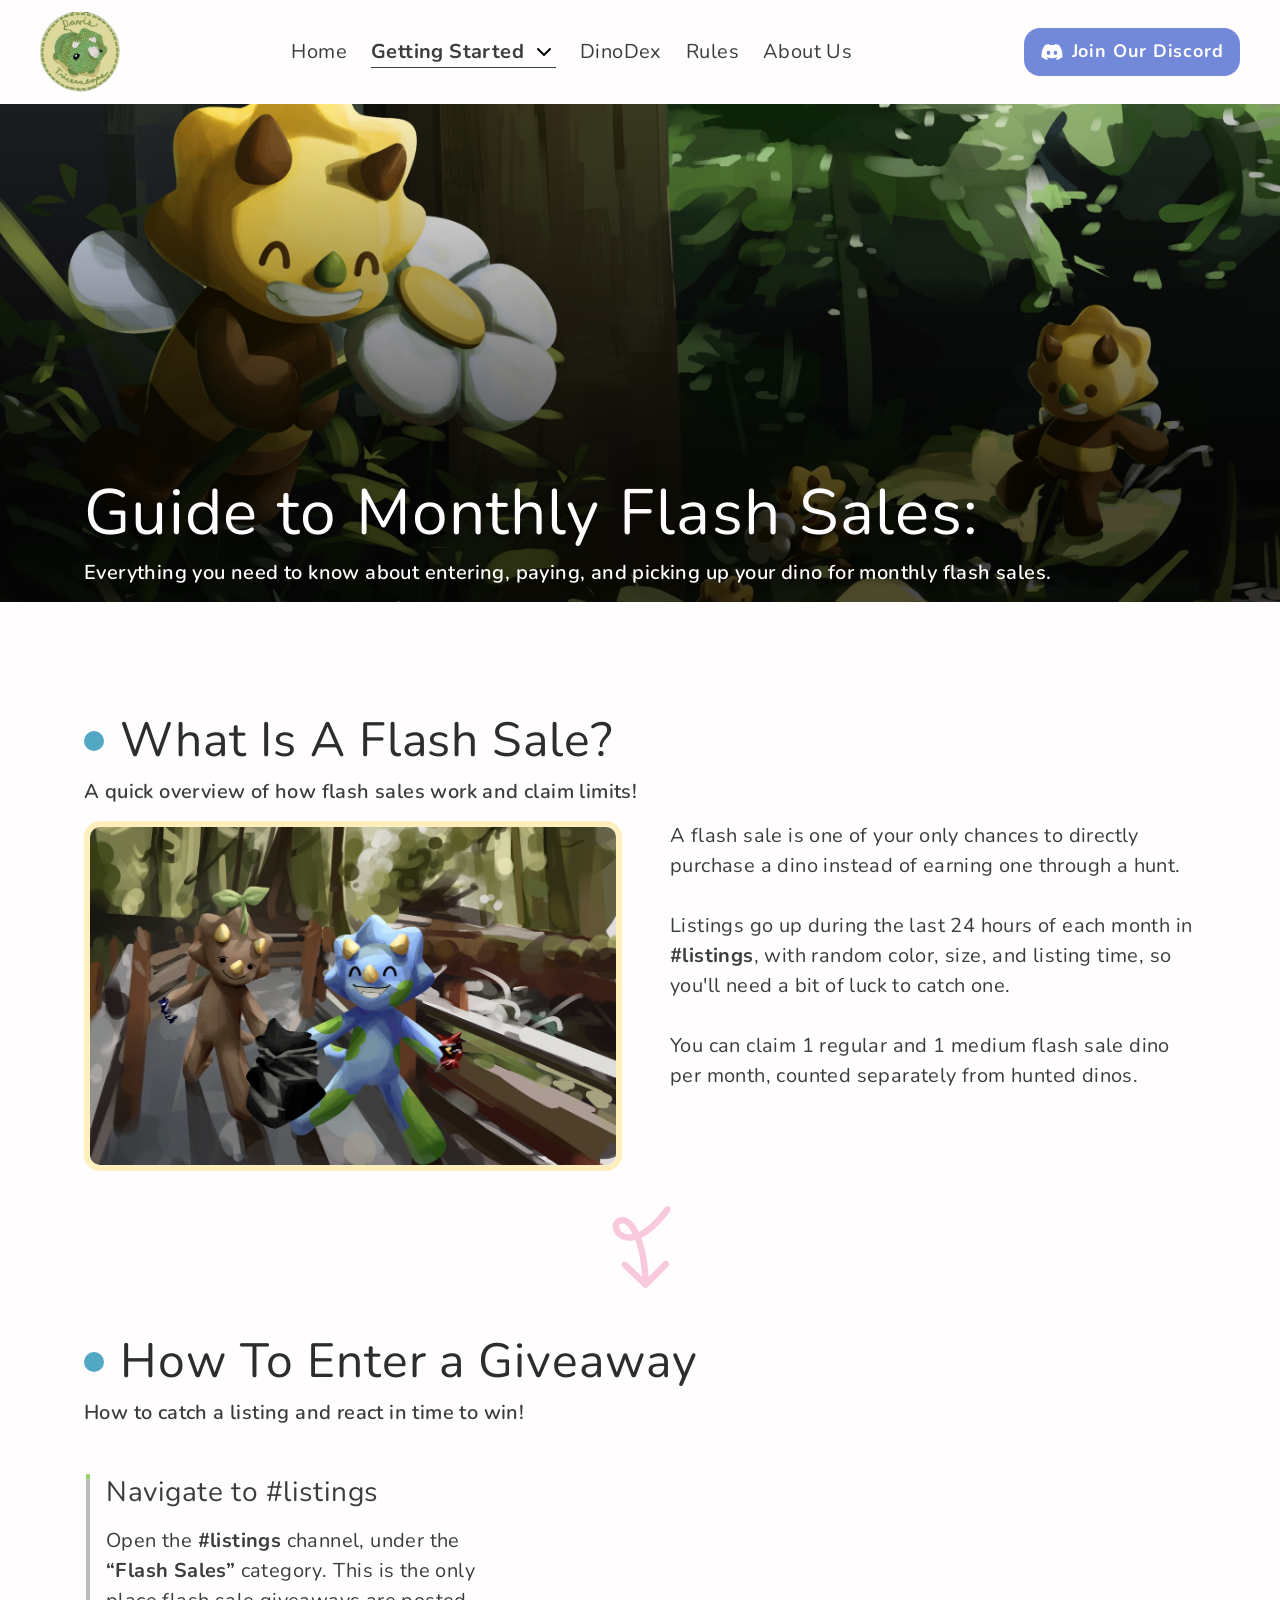
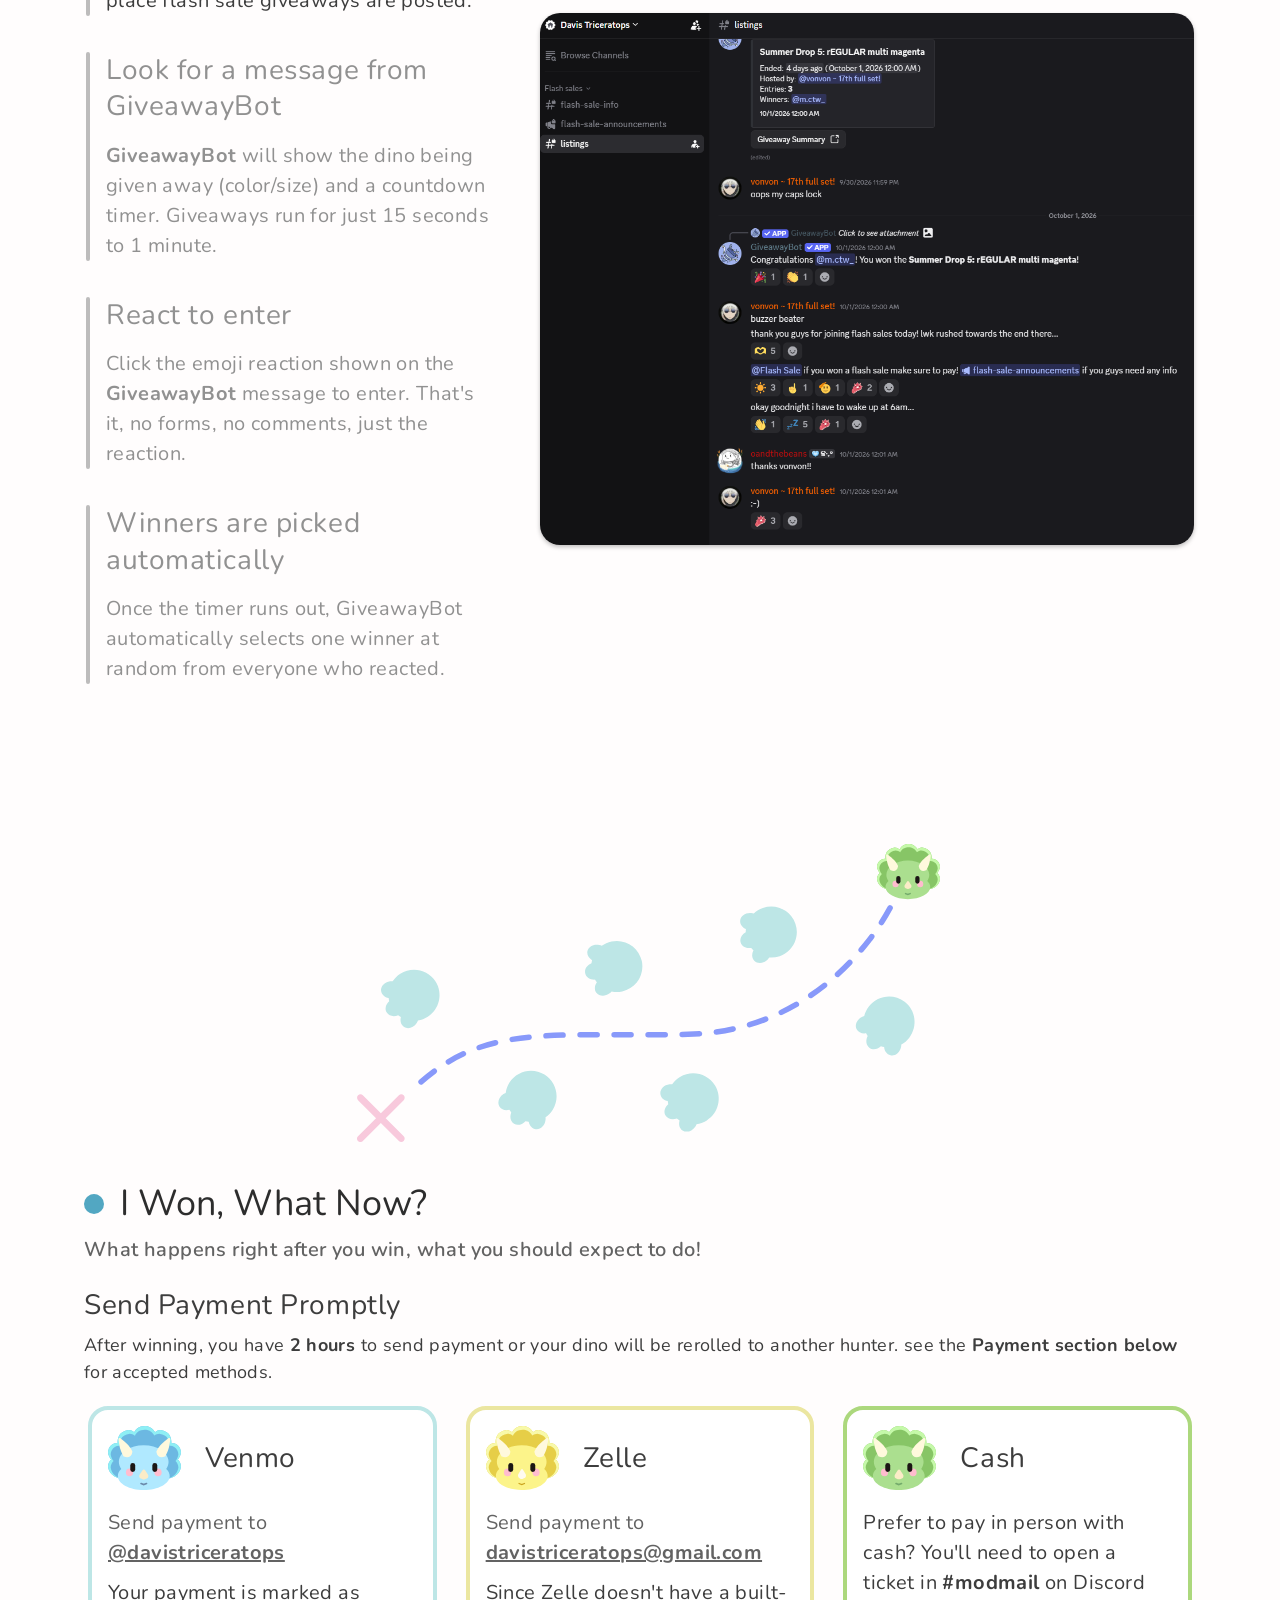
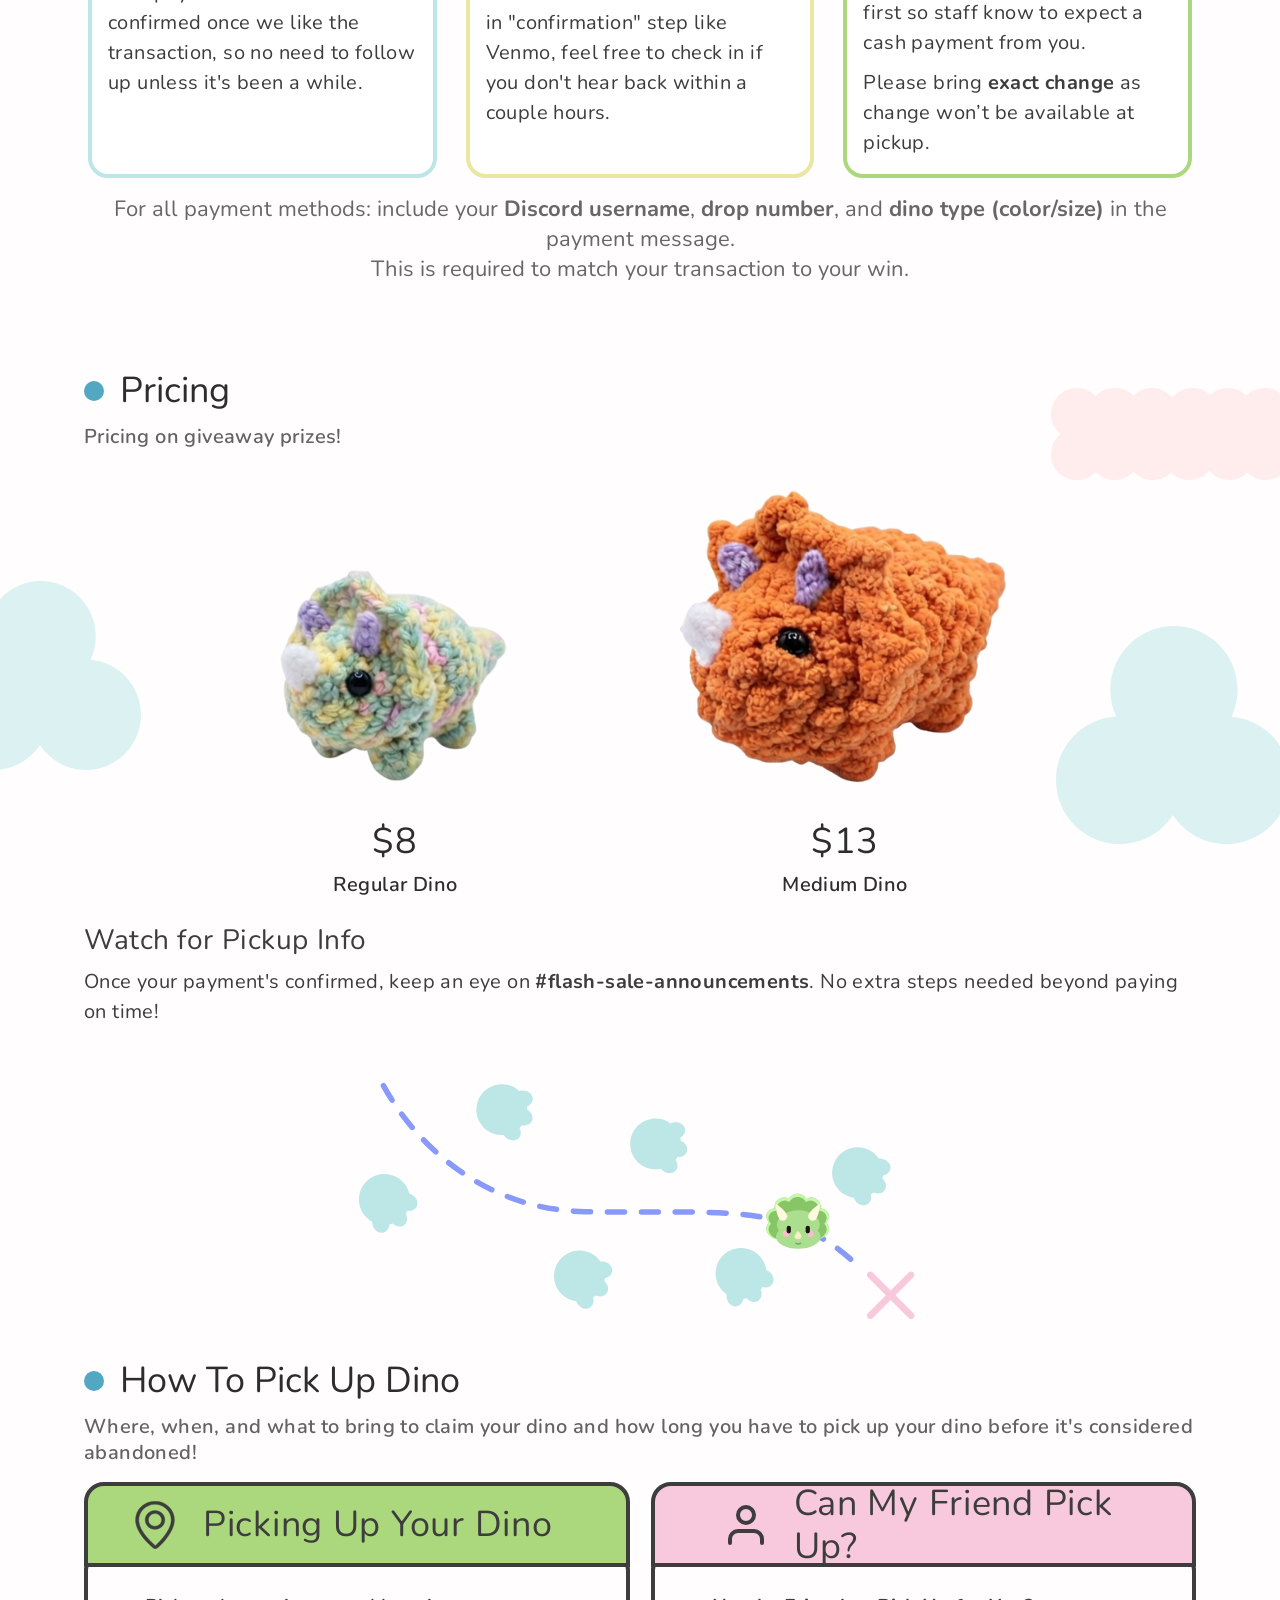
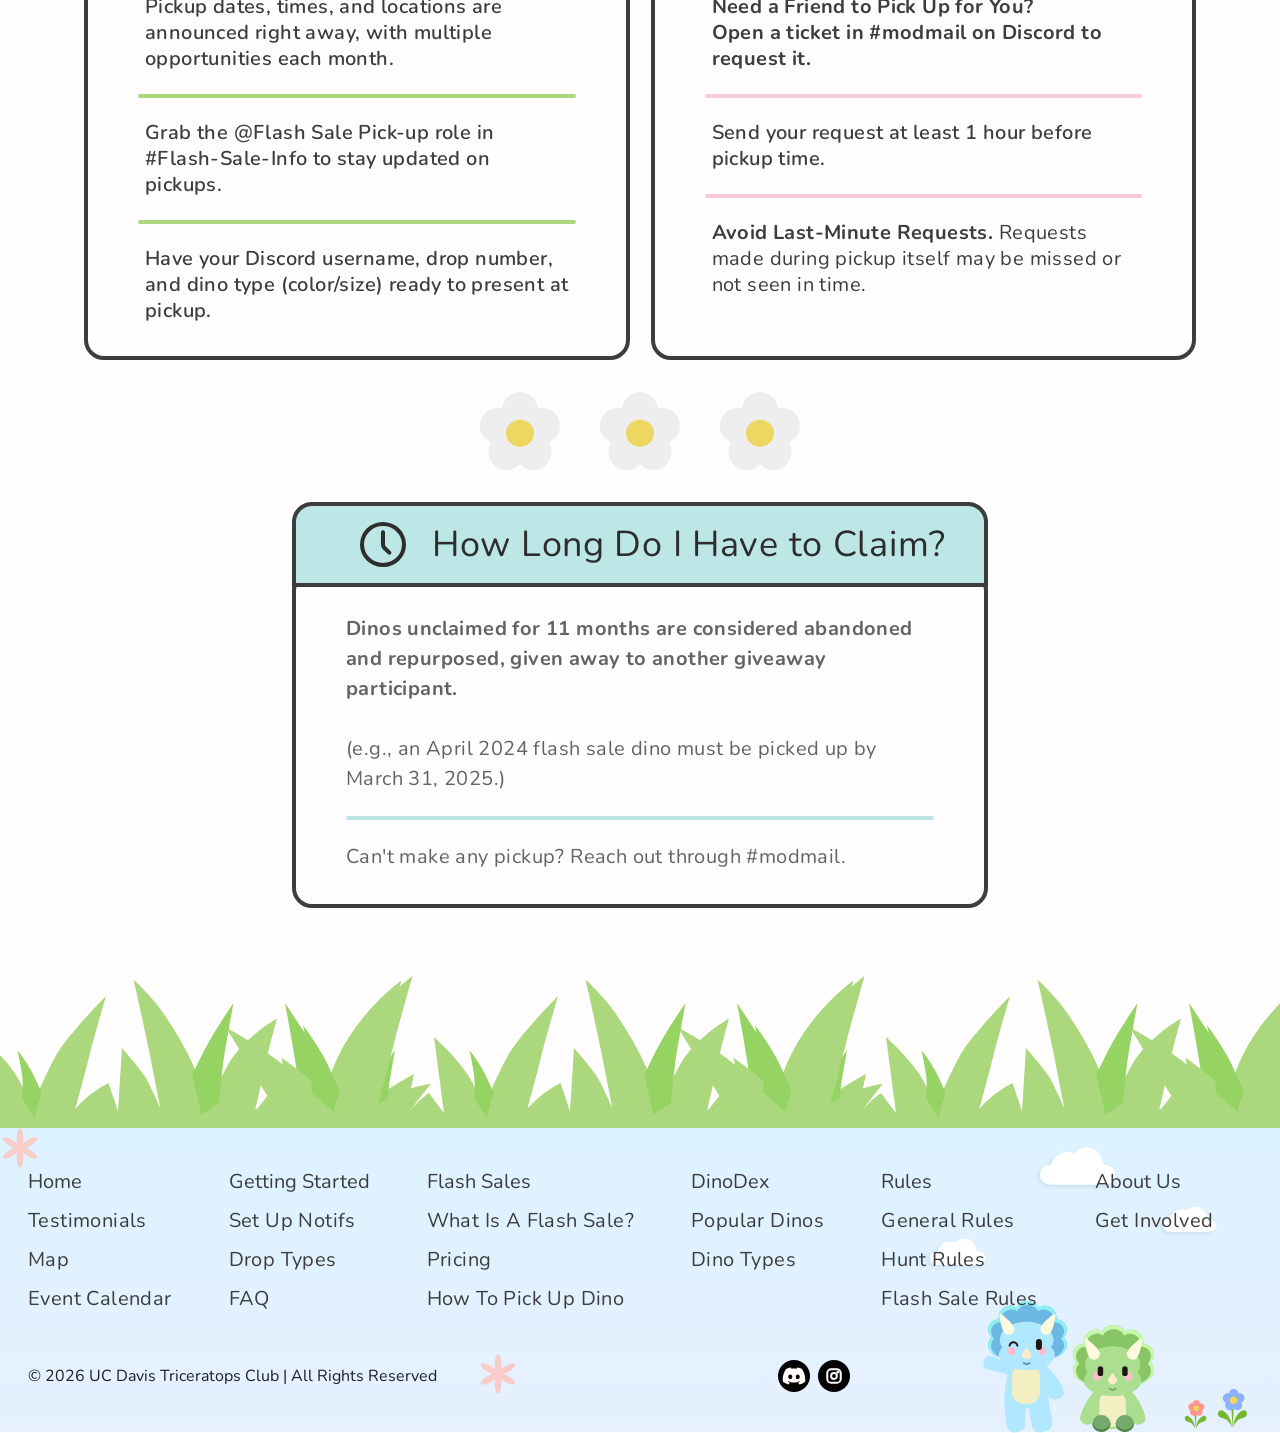
<file: flash-sales.html>
<!DOCTYPE html>
<html lang="en">
<head>
  <meta charset="UTF-8">
  <meta name="viewport" content="width=device-width, initial-scale=1.0">
  <title>Flash Sales — UC Davis Triceratops Club</title>
  <link rel="icon" href="assets/logo.png" type="image/png">
  <link rel="preconnect" href="https://fonts.googleapis.com">
  <link rel="preconnect" href="https://fonts.gstatic.com" crossorigin>
  <link href="https://fonts.googleapis.com/css2?family=Nunito:wght@400;500;600;700&display=swap" rel="stylesheet">
  <link rel="stylesheet" href="styles.css">
  <link rel="stylesheet" href="getting-started.css">
  <link rel="stylesheet" href="flash-sales.css">
</head>
<body>

  <header class="site-header">
    <div class="site-header__inner">
      <a href="index.html" class="site-logo">
        <img src="assets/logo.png" alt="UC Davis Triceratops Club logo">
      </a>

      <nav class="main-nav" aria-label="Primary">
        <a class="main-nav__link" href="index.html">Home</a>
        <div class="nav-dropdown">
          <a class="main-nav__link main-nav__link--current" href="getting-started.html" aria-current="page">
            Getting Started
            <img class="main-nav__chevron" src="assets/chevron-down.svg" alt="">
          </a>
          <div class="nav-dropdown__panel">
            <a href="flash-sales.html" aria-current="page">Flash Sales</a>
          </div>
        </div>
        <a class="main-nav__link" href="dinodex.html">DinoDex</a>
        <a class="main-nav__link" href="rules.html">Rules</a>
        <a class="main-nav__link" href="about.html">About Us</a>
      </nav>

      <a href="https://discord.gg/MzDujDpgZ9" target="_blank" rel="noopener" class="btn btn-discord">
        <img src="assets/discord-icon.svg" alt="">
        Join Our Discord
      </a>
    </div>
  </header>

  <main class="page-content">

    <!-- ===== Hero ===== -->
    <section class="hero hero--flash-sales">
      <div class="hero__bg">
        <img src="assets/flash-sales/hero.jpg" alt="">
      </div>
      <div class="hero__gradient"></div>
      <div class="hero__content">
        <h1 class="hero__title">Guide to Monthly Flash Sales:</h1>
        <p class="hero__subtitle">Everything you need to know about entering, paying, and picking up your dino for monthly flash sales.</p>
      </div>
    </section>

    <div class="gs-stack fs-stack">

      <!-- ===== What is a flash sale ===== -->
      <section class="gs-section fs-section--tight reveal" id="what-is">
        <header class="gs-heading">
          <div class="gs-heading__title">
            <img class="gs-heading__dot" src="assets/getting-started/bullet.svg" alt="">
            <h2 class="text-h1">What Is A Flash Sale<span class="gs-desktop-only">?</span></h2>
          </div>
          <p class="gs-heading__sub">A quick overview of how flash sales work and claim limits!</p>
        </header>

        <div class="fs-intro">
          <div class="fs-intro__photo">
            <img src="assets/flash-sales/what-is.jpg" alt="Two triceratops plushies on a wooden bridge in the forest">
          </div>
          <div class="fs-intro__copy">
            <p>A flash sale is one of your only chances to directly purchase a dino instead of earning one through a hunt.</p>
            <p>Listings go up during the last 24 hours of each month in <strong>#listings</strong>, with random color, size, and listing time, so you'll need a bit of luck to catch one.</p>
            <p>You can claim 1 regular and 1 medium flash sale dino per month, counted separately from hunted dinos.</p>
          </div>
        </div>
      </section>

      <!-- ===== How to enter a giveaway ===== -->
      <section class="gs-section fs-section--roomy reveal" id="entering">
        <div class="gs-arrow" aria-hidden="true">
          <img src="assets/getting-started/arrow-pink.svg" alt="">
        </div>

        <header class="gs-heading">
          <div class="gs-heading__title">
            <img class="gs-heading__dot" src="assets/getting-started/bullet.svg" alt="">
            <h2 class="text-h1">How To Enter a Giveaway</h2>
          </div>
          <p class="gs-heading__sub">How to catch a listing and react in time to win!</p>
        </header>

        <div class="steps fs-steps">
          <div class="steps__list">
            <button type="button" class="step is-active" aria-current="step">
              <span class="step__bar"><span class="step__fill"></span></span>
              <span class="step__body">
                <span class="step__title text-h3">Navigate to #listings</span>
                <span class="step__text">Open the <strong>#listings</strong> channel, under the <strong>“Flash Sales”</strong> category. This is the only place flash sale giveaways are posted.</span>
              </span>
            </button>
            <button type="button" class="step">
              <span class="step__bar"><span class="step__fill"></span></span>
              <span class="step__body">
                <span class="step__title text-h3">Look for a message from GiveawayBot</span>
                <span class="step__text"><strong>GiveawayBot</strong> will show the dino being given away (color/size) and a countdown timer. Giveaways run for just 15 seconds to 1 minute.</span>
              </span>
            </button>
            <button type="button" class="step">
              <span class="step__bar"><span class="step__fill"></span></span>
              <span class="step__body">
                <span class="step__title text-h3">React to enter</span>
                <span class="step__text">Click the emoji reaction shown on the <strong>GiveawayBot</strong> message to enter. That's it, no forms, no comments, just the reaction.</span>
              </span>
            </button>
            <button type="button" class="step">
              <span class="step__bar"><span class="step__fill"></span></span>
              <span class="step__body">
                <span class="step__title text-h3">Winners are picked automatically</span>
                <span class="step__text">Once the timer runs out, GiveawayBot automatically selects one winner at random from everyone who reacted.</span>
              </span>
            </button>
          </div>
          <div class="steps__images fs-steps__images">
            <img class="steps__image fs-step-img--1 is-active" src="assets/flash-sales/enter-step-1.png" alt="The #listings channel under the Flash Sales category in Discord">
            <img class="steps__image fs-step-img--2" src="assets/flash-sales/enter-step-2.png" alt="A GiveawayBot listing showing the dino, a countdown timer and the reaction to enter">
            <img class="steps__image fs-step-img--3" src="assets/flash-sales/enter-step-3.png" alt="Clicking the party popper reaction on the GiveawayBot listing">
            <img class="steps__image fs-step-img--4" src="assets/flash-sales/enter-step-4.png" alt="The ended giveaway, with the winner chosen by GiveawayBot">
          </div>
          <!-- Mobile only: numbered step picker under the screenshot -->
          <div class="steps__nums">
            <button type="button" class="steps__num is-active" aria-label="Step 1"><span class="steps__num-fill"></span><span class="steps__num-label">1</span></button>
            <button type="button" class="steps__num" aria-label="Step 2"><span class="steps__num-fill"></span><span class="steps__num-label">2</span></button>
            <button type="button" class="steps__num" aria-label="Step 3"><span class="steps__num-fill"></span><span class="steps__num-label">3</span></button>
            <button type="button" class="steps__num" aria-label="Step 4"><span class="steps__num-fill"></span><span class="steps__num-label">4</span></button>
          </div>
        </div>
      </section>

      <div class="fs-spacer" aria-hidden="true"></div>

      <div class="gs-doodle fs-doodle--tall" aria-hidden="true">
        <img src="assets/flash-sales/path-1.svg" alt="">
      </div>

      <!-- ===== I won, what now? ===== -->
      <section class="gs-section reveal" id="i-won">
        <header class="gs-heading">
          <div class="gs-heading__title">
            <img class="gs-heading__dot" src="assets/getting-started/bullet.svg" alt="">
            <h2 class="text-h2 fs-title">I Won, What Now?</h2>
          </div>
          <p class="gs-heading__sub fs-sub">What happens right after you win, what you should expect to do!</p>
        </header>

        <div class="after-find fs-won">
          <article class="after-find__item">
            <h3 class="text-h3">Send Payment Promptly</h3>
            <p>After winning, you have <strong>2 hours</strong> to send payment or your dino will be rerolled to another hunter. see the <a href="#payment"><strong>Payment section below</strong></a> for accepted methods.</p>
          </article>
        </div>
      </section>

      <!-- ===== Payment methods ===== -->
      <section class="fs-payment reveal" id="payment" aria-label="Payment methods">
        <div class="info-cards">
          <article class="info-card info-card--blue">
            <div class="info-card__head">
              <img src="assets/getting-started/dino-blue.svg" alt="">
              <h3 class="text-h3">Venmo</h3>
            </div>
            <p class="fs-muted">Send payment to <strong><u>@davistriceratops</u></strong></p>
            <p>Your payment is marked as confirmed once we like the transaction, so no need to follow up unless it's been a while.</p>
          </article>

          <article class="info-card info-card--yellow">
            <div class="info-card__head">
              <img src="assets/flash-sales/pay-zelle.svg" alt="">
              <h3 class="text-h3">Zelle</h3>
            </div>
            <p class="fs-muted">Send payment to <strong><u>davistriceratops@gmail.com</u></strong></p>
            <p>Since Zelle doesn't have a built-in "confirmation" step like Venmo, feel free to check in if you don't hear back within a couple hours.</p>
          </article>

          <article class="info-card info-card--green">
            <div class="info-card__head">
              <img src="assets/flash-sales/pay-cash.svg" alt="">
              <h3 class="text-h3">Cash</h3>
            </div>
            <p>Prefer to pay in person with cash? You'll need to open a ticket in <strong>#modmail</strong> on Discord first so staff know to expect a cash payment from you.</p>
            <p>Please bring <strong>exact change</strong> as change won’t be available at pickup.</p>
          </article>
        </div>

        <p class="fs-pay__note">For all payment methods: include your <strong>Discord username</strong>, <strong>drop number</strong>, and <strong>dino type (color/size)</strong> in the payment message.<br>This is required to match your transaction to your win.</p>
      </section>

      <div class="fs-spacer fs-spacer--sm" aria-hidden="true"></div>

      <!-- ===== Pricing ===== -->
      <div class="fs-pay">
        <img class="fs-cloud fs-cloud--pink" src="assets/flash-sales/cloud-pink.svg" alt="" aria-hidden="true">
        <img class="fs-cloud fs-cloud--left" src="assets/flash-sales/cloud-blue-left.svg" alt="" aria-hidden="true">
        <img class="fs-cloud fs-cloud--right" src="assets/flash-sales/cloud-blue-right.svg" alt="" aria-hidden="true">

        <section class="gs-section fs-section--flush reveal" id="pricing">
          <header class="gs-heading">
            <div class="gs-heading__title">
              <img class="gs-heading__dot" src="assets/getting-started/bullet.svg" alt="">
              <h2 class="text-h2 fs-title">Pricing</h2>
            </div>
            <p class="gs-heading__sub fs-sub">Pricing on giveaway prizes!</p>
          </header>

          <ul class="fs-pricing">
            <li class="fs-price">
              <img src="assets/flash-sales/price-regular-dino.png" alt="A regular-size pastel rainbow triceratops plush">
              <div class="fs-price__cost">
                <p class="fs-price__amount text-h2">$8</p>
                <p class="fs-price__label">Regular Dino</p>
              </div>
            </li>
            <li class="fs-price fs-price--medium">
              <img src="assets/flash-sales/price-medium-dino.png" alt="A medium-size orange triceratops plush">
              <div class="fs-price__cost">
                <p class="fs-price__amount text-h2">$13</p>
                <p class="fs-price__label">Medium Dino</p>
              </div>
            </li>
          </ul>
        </section>

        <!-- ===== Watch for pickup info ===== -->
        <div class="after-find fs-watch">
          <article class="after-find__item">
            <h3 class="text-h3">Watch for Pickup Info</h3>
            <p>Once your payment's confirmed, keep an eye on <strong>#flash-sale-announcements</strong>. No extra steps needed beyond paying on time!</p>
          </article>
        </div>
      </div>

      <div class="gs-doodle gs-doodle--flip" aria-hidden="true">
        <img src="assets/flash-sales/path-2.svg" alt="">
      </div>

      <!-- ===== How to pick up ===== -->
      <section class="gs-section fs-section--tight reveal" id="pickup">
        <header class="gs-heading">
          <div class="gs-heading__title">
            <img class="gs-heading__dot" src="assets/getting-started/bullet.svg" alt="">
            <h2 class="text-h2 fs-title">How To Pick Up Dino</h2>
          </div>
          <p class="gs-heading__sub fs-sub">Where, when, and what to bring to claim your dino and how long you have to pick up your dino before it's considered abandoned!</p>
        </header>

        <div class="do-dont fs-pickup">
          <article class="do-card do-card--do">
            <header class="do-card__head">
              <img class="fs-pin" src="assets/icons/location.svg" alt="">
              <h3 class="text-h2">Picking Up Your Dino</h3>
            </header>
            <div class="do-card__body">
              <ul class="do-card__list">
                <li>Pickup dates, times, and locations are announced right away, with multiple opportunities each month.</li>
                <li>Grab the @Flash Sale Pick-up role in<br>#Flash-Sale-Info to stay updated on pickups.</li>
                <li>Have your Discord username, drop number, and dino type (color/size) ready to present at pickup.</li>
              </ul>
            </div>
          </article>

          <article class="do-card do-card--dont">
            <header class="do-card__head">
              <picture><source media="(max-width: 1200px)" srcset="assets/flash-sales/icon-user-mobile.svg"><img src="assets/flash-sales/icon-user.svg" alt=""></picture>
              <h3 class="text-h2">Can My Friend Pick Up?</h3>
            </header>
            <div class="do-card__body">
              <ul class="do-card__list">
                <li><strong>Need a Friend to Pick Up for You?<br>Open a ticket in #modmail on Discord to request it.</strong></li>
                <li>Send your request at least 1 hour before pickup time.</li>
                <li><strong>Avoid Last-Minute Requests.</strong> <span class="fs-regular">Requests made during pickup itself may be missed or not seen in time.</span></li>
              </ul>
            </div>
          </article>
        </div>
      </section>

      <div class="fs-flowers" aria-hidden="true">
        <img src="assets/flash-sales/flower.svg" alt="">
        <img src="assets/flash-sales/flower.svg" alt="">
        <img src="assets/flash-sales/flower.svg" alt="">
      </div>

      <!-- ===== How long to claim ===== -->
      <article class="do-card fs-claim" id="claim-window">
        <header class="do-card__head">
          <picture><source media="(max-width: 1200px)" srcset="assets/flash-sales/icon-clock-mobile.svg"><img src="assets/icons/clock.svg" alt=""></picture>
          <h2 class="text-h2">How Long Do I Have to Claim?</h2>
        </header>
        <div class="do-card__body">
          <ul class="do-card__list">
            <li>
              <p><strong>Dinos unclaimed for 11 months are considered abandoned and repurposed, given away to another giveaway participant.</strong></p>
              <p>(e.g., an April 2024 flash sale dino must be picked up by March 31, 2025.)</p>
            </li>
            <li>Can't make any pickup? Reach out through #modmail.</li>
          </ul>
        </div>
      </article>

    </div>
  </main>

  <footer class="site-footer">
    <div class="footer-grass" aria-hidden="true"></div>

    <div class="footer-content">
      <img class="footer-deco footer-deco--flower-tl" src="assets/flower-accent.svg" alt="" aria-hidden="true">
      <img class="footer-deco footer-deco--flower-mid" src="assets/flower-accent.svg" alt="" aria-hidden="true">
      <img class="footer-deco footer-deco--cloud1-back" src="assets/cloud-1-back.svg" alt="" aria-hidden="true">
      <img class="footer-deco footer-deco--cloud1-front" src="assets/cloud-1-front.svg" alt="" aria-hidden="true">
      <img class="footer-deco footer-deco--cloud2-back" src="assets/cloud-2-back.svg" alt="" aria-hidden="true">
      <img class="footer-deco footer-deco--cloud2-front" src="assets/cloud-2-front.svg" alt="" aria-hidden="true">
      <img class="footer-deco footer-deco--cloud3-back" src="assets/cloud-3-back.svg" alt="" aria-hidden="true">
      <img class="footer-deco footer-deco--cloud3-front" src="assets/cloud-3-front.svg" alt="" aria-hidden="true">
      <img class="footer-deco footer-deco--dino-single" src="assets/dino-single.svg" alt="" aria-hidden="true">
      <img class="footer-deco footer-deco--dino-duo" src="assets/dino-duo.svg" alt="" aria-hidden="true">
      <img class="footer-deco footer-deco--flower-small-1" src="assets/flower-small-1.svg" alt="" aria-hidden="true">
      <img class="footer-deco footer-deco--flower-small-2" src="assets/flower-small-2.svg" alt="" aria-hidden="true">

      <!-- Mobile-only footer decorations (Figma node 4778:3836) —
           exported as flat PNGs since the source vectors are each
           built from 10-30 tiny primitives not worth hand-recreating. -->
      <img class="footer-deco-m footer-deco-m--cloud1" src="assets/footer-cloud-1.png" alt="" aria-hidden="true">
      <img class="footer-deco-m footer-deco-m--cloud2" src="assets/footer-cloud-2.png" alt="" aria-hidden="true">
      <img class="footer-deco-m footer-deco-m--cloud3" src="assets/footer-cloud-3.png" alt="" aria-hidden="true">
      <img class="footer-deco-m footer-deco-m--dino-blue" src="assets/footer-dino-blue.png" alt="" aria-hidden="true">
      <img class="footer-deco-m footer-deco-m--dino-green" src="assets/footer-dino-green.png" alt="" aria-hidden="true">
      <img class="footer-deco-m footer-deco-m--flower1" src="assets/footer-flower-1.png" alt="" aria-hidden="true">
      <img class="footer-deco-m footer-deco-m--flower2" src="assets/footer-flower-2.png" alt="" aria-hidden="true">

      <div class="footer-columns">
        <div class="footer-column">
          <p class="footer-column__title">Home</p>
          <ul class="footer-column__links">
            <li><a href="index.html#community">Testimonials</a></li>
            <li><a href="index.html#heatmap">Map</a></li>
            <li><a href="index.html#events">Event Calendar</a></li>
          </ul>
        </div>
        <div class="footer-column">
          <p class="footer-column__title">Getting Started</p>
          <ul class="footer-column__links">
            <li><a href="getting-started.html#set-up-notifs">Set Up Notifs</a></li>
            <li><a href="getting-started.html#drop-types">Drop Types</a></li>
            <li><a href="getting-started.html#faq">FAQ</a></li>
          </ul>
        </div>
        <div class="footer-column">
          <p class="footer-column__title">Flash Sales</p>
          <ul class="footer-column__links">
            <li><a href="#what-is">What Is A Flash Sale?</a></li>
            <li><a href="#pricing">Pricing</a></li>
            <li><a href="#pickup">How To Pick Up Dino</a></li>
          </ul>
        </div>
        <div class="footer-column">
          <p class="footer-column__title">DinoDex</p>
          <ul class="footer-column__links">
            <li><a href="dinodex.html#popular-dinos">Popular Dinos</a></li>
            <li><a href="dinodex.html#dino-types">Dino Types</a></li>
          </ul>
        </div>
        <div class="footer-column">
          <p class="footer-column__title">Rules</p>
          <ul class="footer-column__links">
            <li><a href="rules.html#general-title">General Rules</a></li>
            <li><a href="rules.html#hunt-title">Hunt Rules</a></li>
            <li><a href="rules.html#flash-title">Flash Sale Rules</a></li>
          </ul>
        </div>
        <div class="footer-column">
          <p class="footer-column__title">About Us</p>
          <ul class="footer-column__links">
            <li><a href="about.html#stay-involved">Get Involved</a></li>
          </ul>
        </div>
      </div>

      <div class="footer-bottom">
        <p class="footer-copyright">© 2026 UC Davis Triceratops Club | All Rights Reserved</p>
        <div class="footer-social">
          <a href="https://discord.gg/MzDujDpgZ9" class="footer-social__icon" target="_blank" rel="noopener"><img src="assets/discord-social-icon.svg" alt="Discord"></a>
          <a href="https://www.instagram.com/davis_triceratops/" class="footer-social__icon" target="_blank" rel="noopener"><img src="assets/instagram-social-icon.svg" alt="Instagram"></a>
        </div>
      </div>
    </div>
  </footer>

  <script>
    // Giveaway steps — same behaviour as the Discord steps on getting-started.html: the
    // active step's bar fills over 6s, then the next step activates (4 -> back to 1).
    // Clicking a step jumps straight to it, and the screenshot dissolves to that step's image.
    (function () {
      var root = document.querySelector('.steps');
      if (!root) return;
      var steps = Array.prototype.slice.call(root.querySelectorAll('.step'));
      var fills = steps.map(function (s) { return s.querySelector('.step__fill'); });
      var images = Array.prototype.slice.call(root.querySelectorAll('.steps__image'));
      var swapImages = images.length === steps.length;
      // Mobile picker: the numbered circles fill left-to-right with the same 6s timer
      var nums = Array.prototype.slice.call(root.querySelectorAll('.steps__num'));
      var numFills = nums.map(function (n) { return n.querySelector('.steps__num-fill'); });
      var duration = Number(root.dataset.duration) || 6000;
      var reduceMotion = window.matchMedia('(prefers-reduced-motion: reduce)').matches;
      var current = 0, elapsed = 0, last = null, raf = null;

      function setFill(p) {
        fills[current].style.transform = 'scaleY(' + p + ')';
        if (numFills[current]) numFills[current].style.transform = 'scaleX(' + p + ')';
      }

      function show(index) {
        current = index;
        elapsed = 0;
        steps.forEach(function (step, i) {
          step.classList.toggle('is-active', i === index);
          if (i === index) step.setAttribute('aria-current', 'step');
          else step.removeAttribute('aria-current');
          fills[i].style.transform = 'scaleY(0)';
        });
        if (swapImages) images.forEach(function (img, i) { img.classList.toggle('is-active', i === index); });
        nums.forEach(function (num, i) {
          num.classList.toggle('is-active', i === index);
          if (i === index) num.setAttribute('aria-current', 'step');
          else num.removeAttribute('aria-current');
          numFills[i].style.transform = 'scaleX(0)';
        });
        setFill(reduceMotion ? 1 : 0);
      }

      function tick(now) {
        if (last !== null) elapsed += now - last;
        last = now;
        if (elapsed >= duration) show((current + 1) % steps.length);
        else setFill(elapsed / duration);
        raf = requestAnimationFrame(tick);
      }
      function play() { if (raf === null && !reduceMotion) raf = requestAnimationFrame(tick); }
      function pause() { if (raf !== null) cancelAnimationFrame(raf); raf = null; last = null; }

      steps.forEach(function (step, i) { step.addEventListener('click', function () { show(i); }); });
      nums.forEach(function (num, i) { num.addEventListener('click', function () { show(i); }); });

      show(0);
      if ('IntersectionObserver' in window) {
        new IntersectionObserver(function (entries) {
          if (entries[0].isIntersecting) play(); else pause();
        }, { threshold: 0.4 }).observe(root);
      } else {
        play();
      }
    })();
  </script>
  <script src="nav.js" defer></script>
  <script src="reveal.js" defer></script>
  <!-- Cloudflare Web Analytics --><script type='module' src='https://static.cloudflareinsights.com/beacon.min.js' data-cf-beacon='{"token": "4a8cd212c6164a908e230b89180678a8"}'></script><!-- End Cloudflare Web Analytics -->
</body>
</html>
</file>
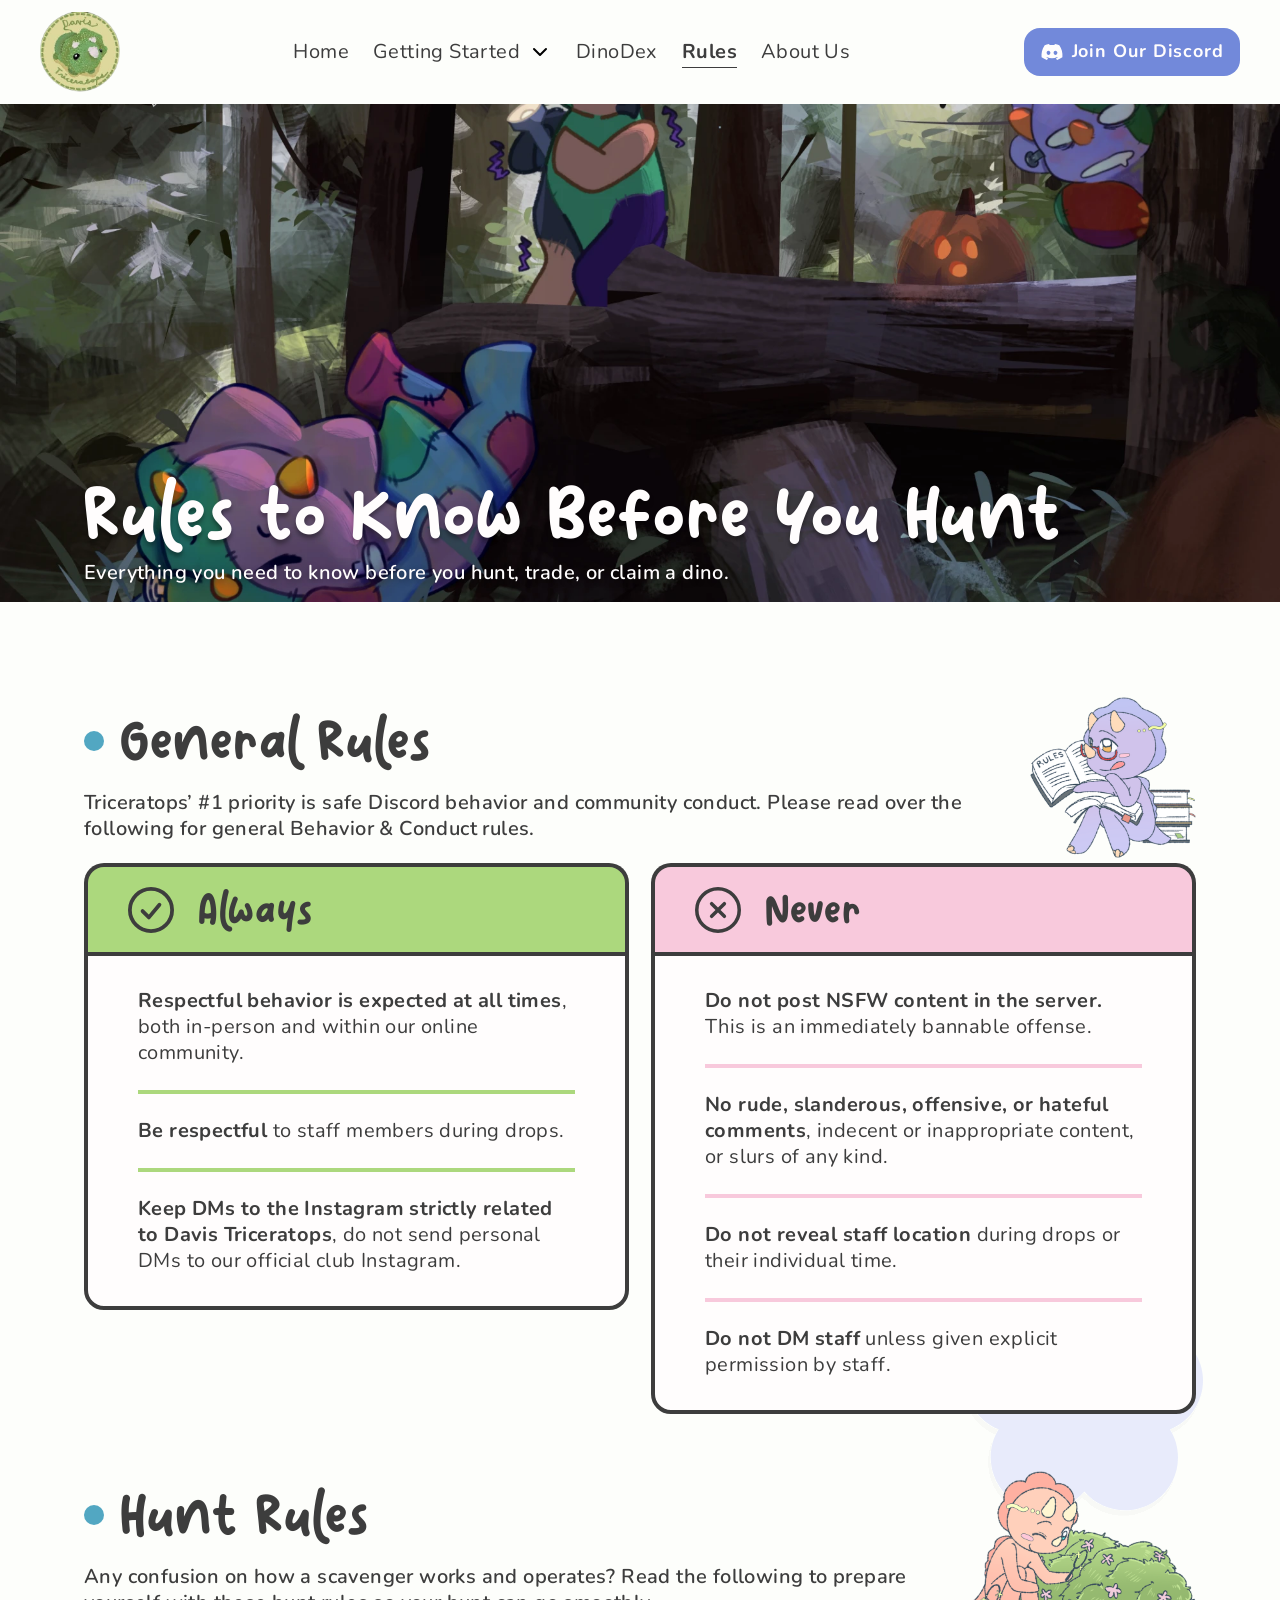
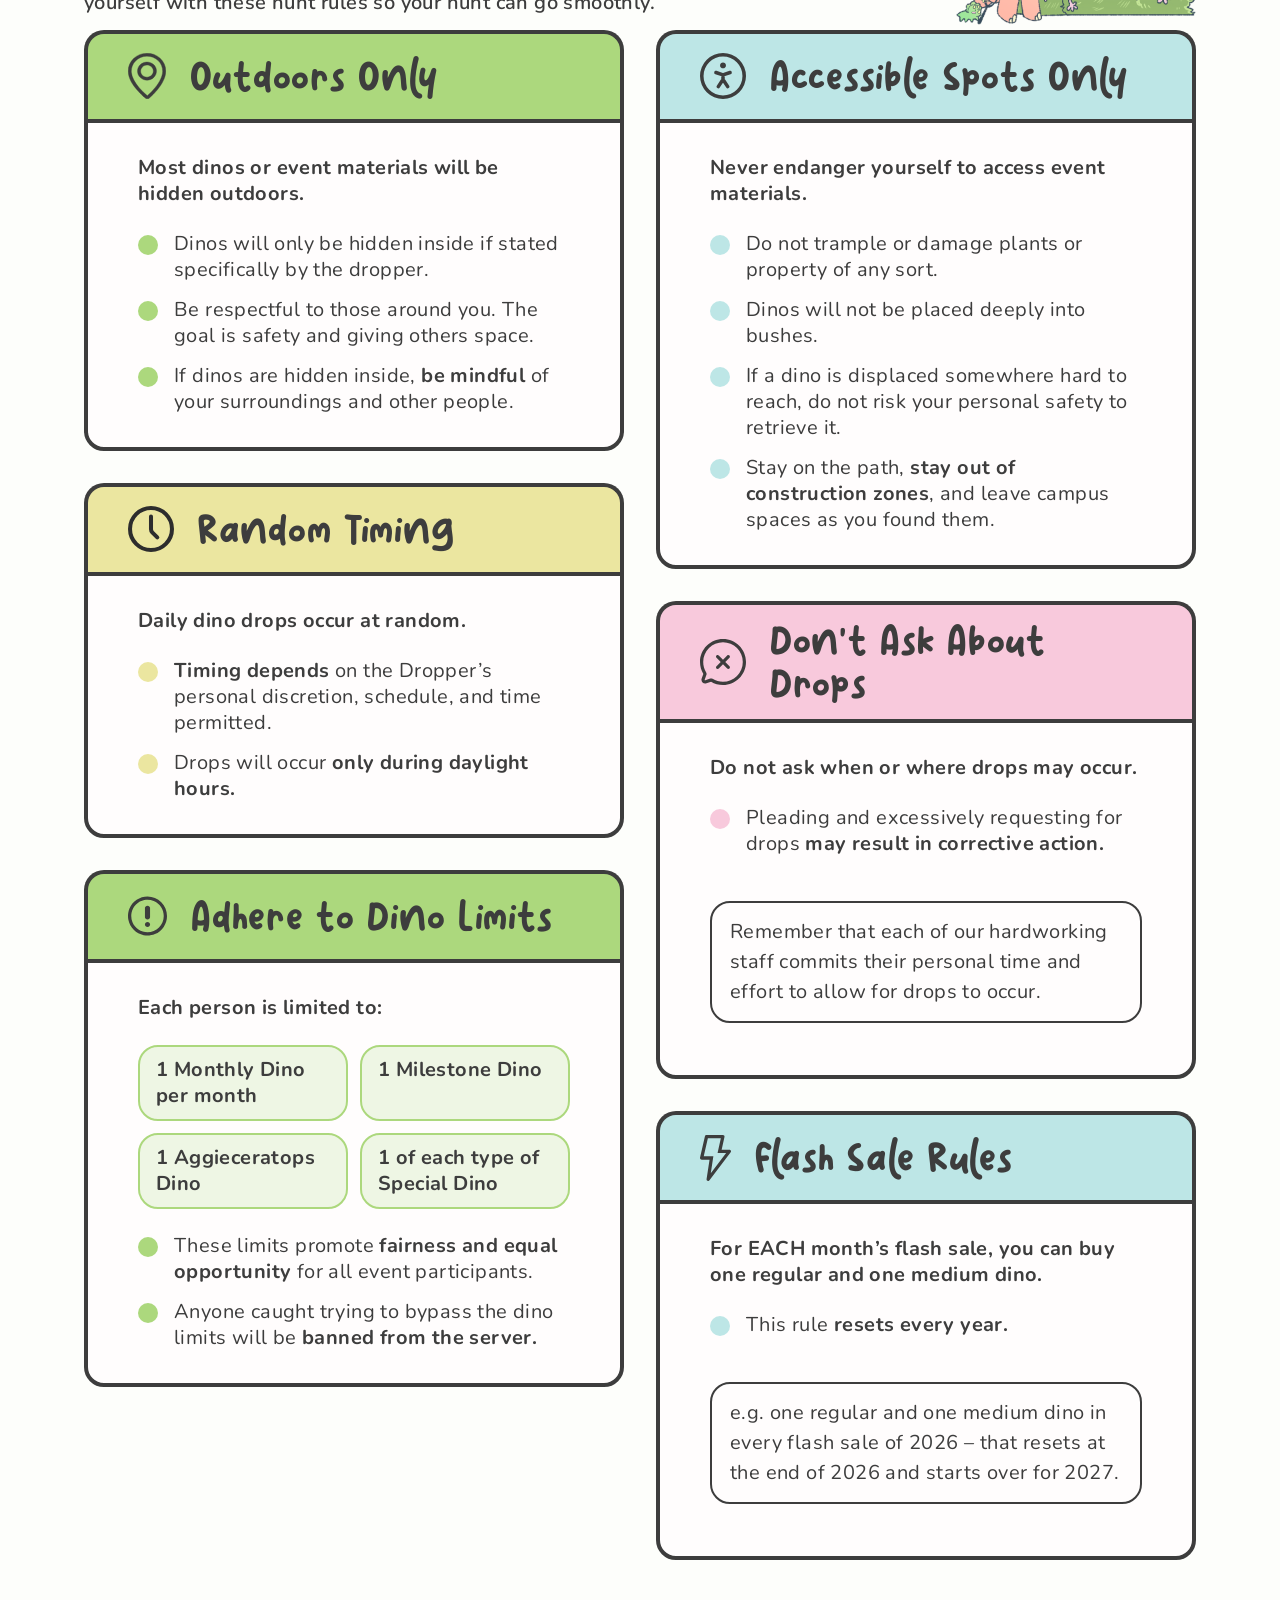
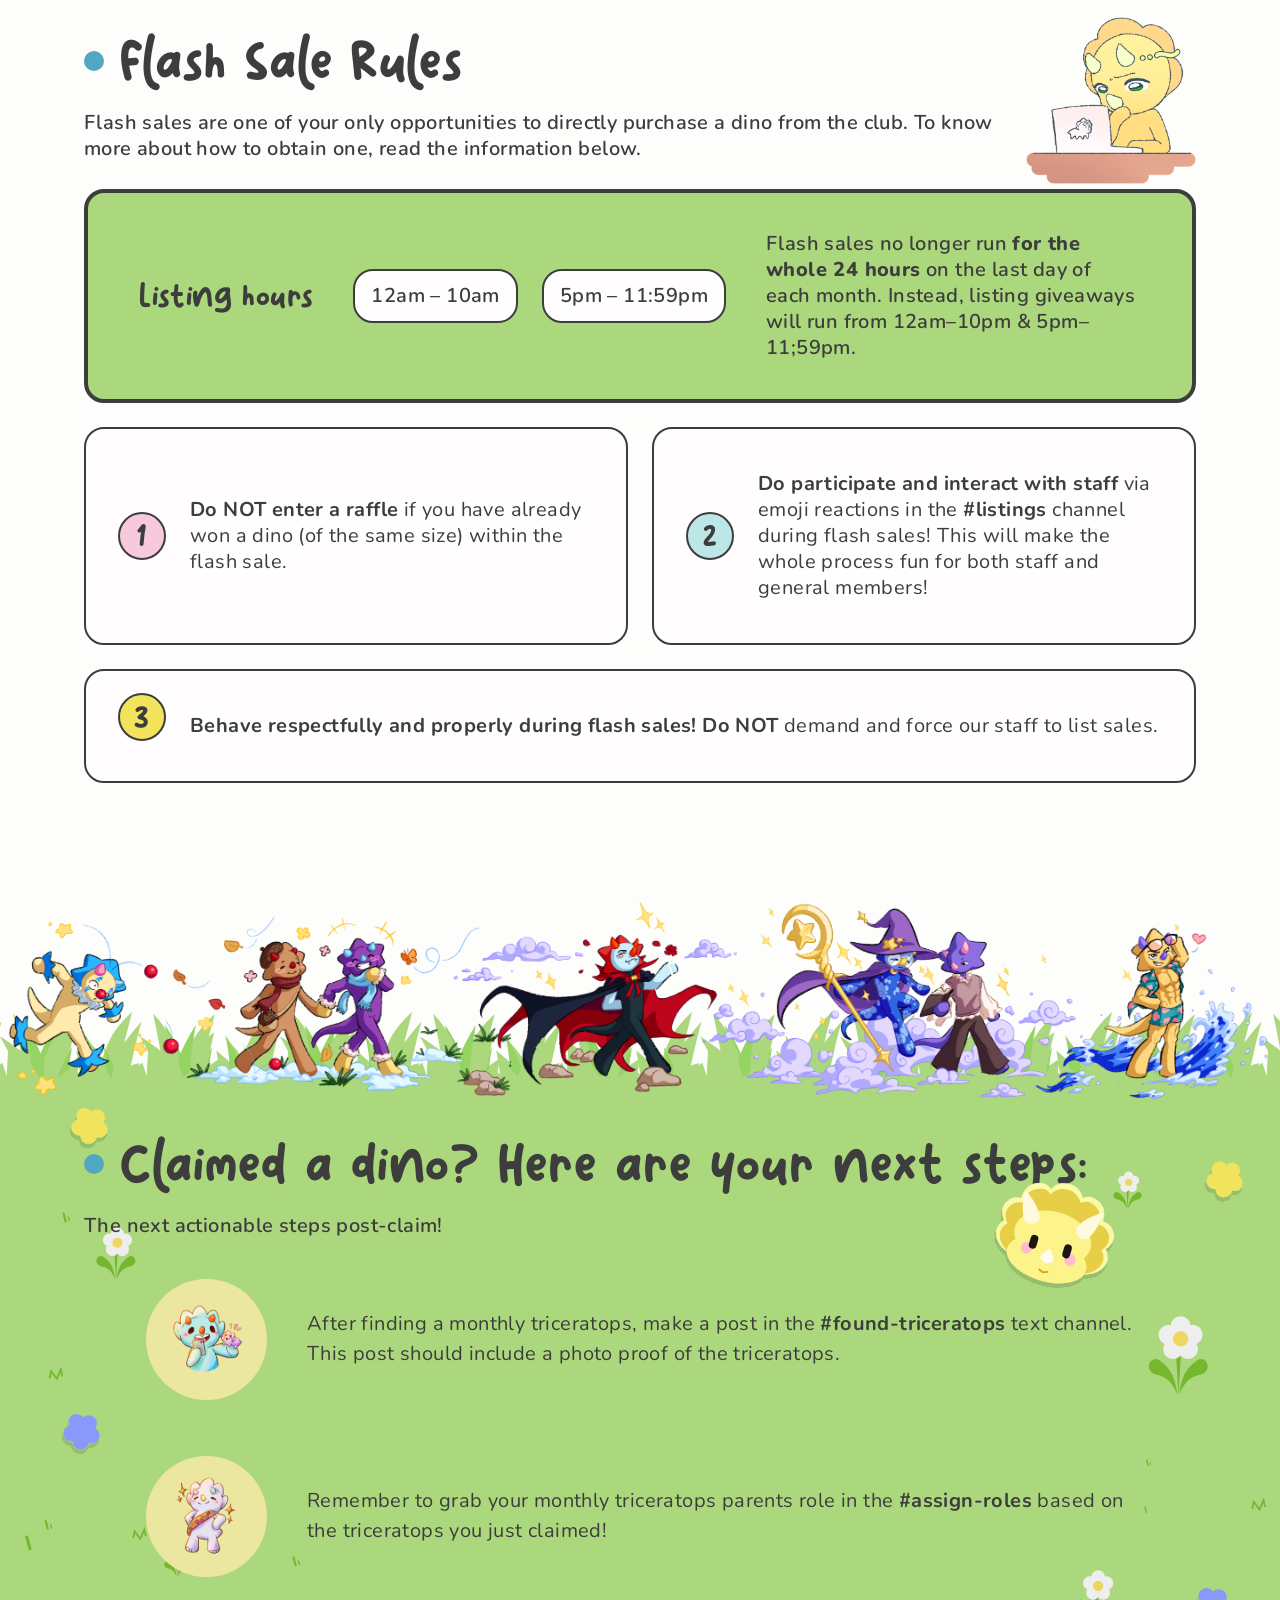
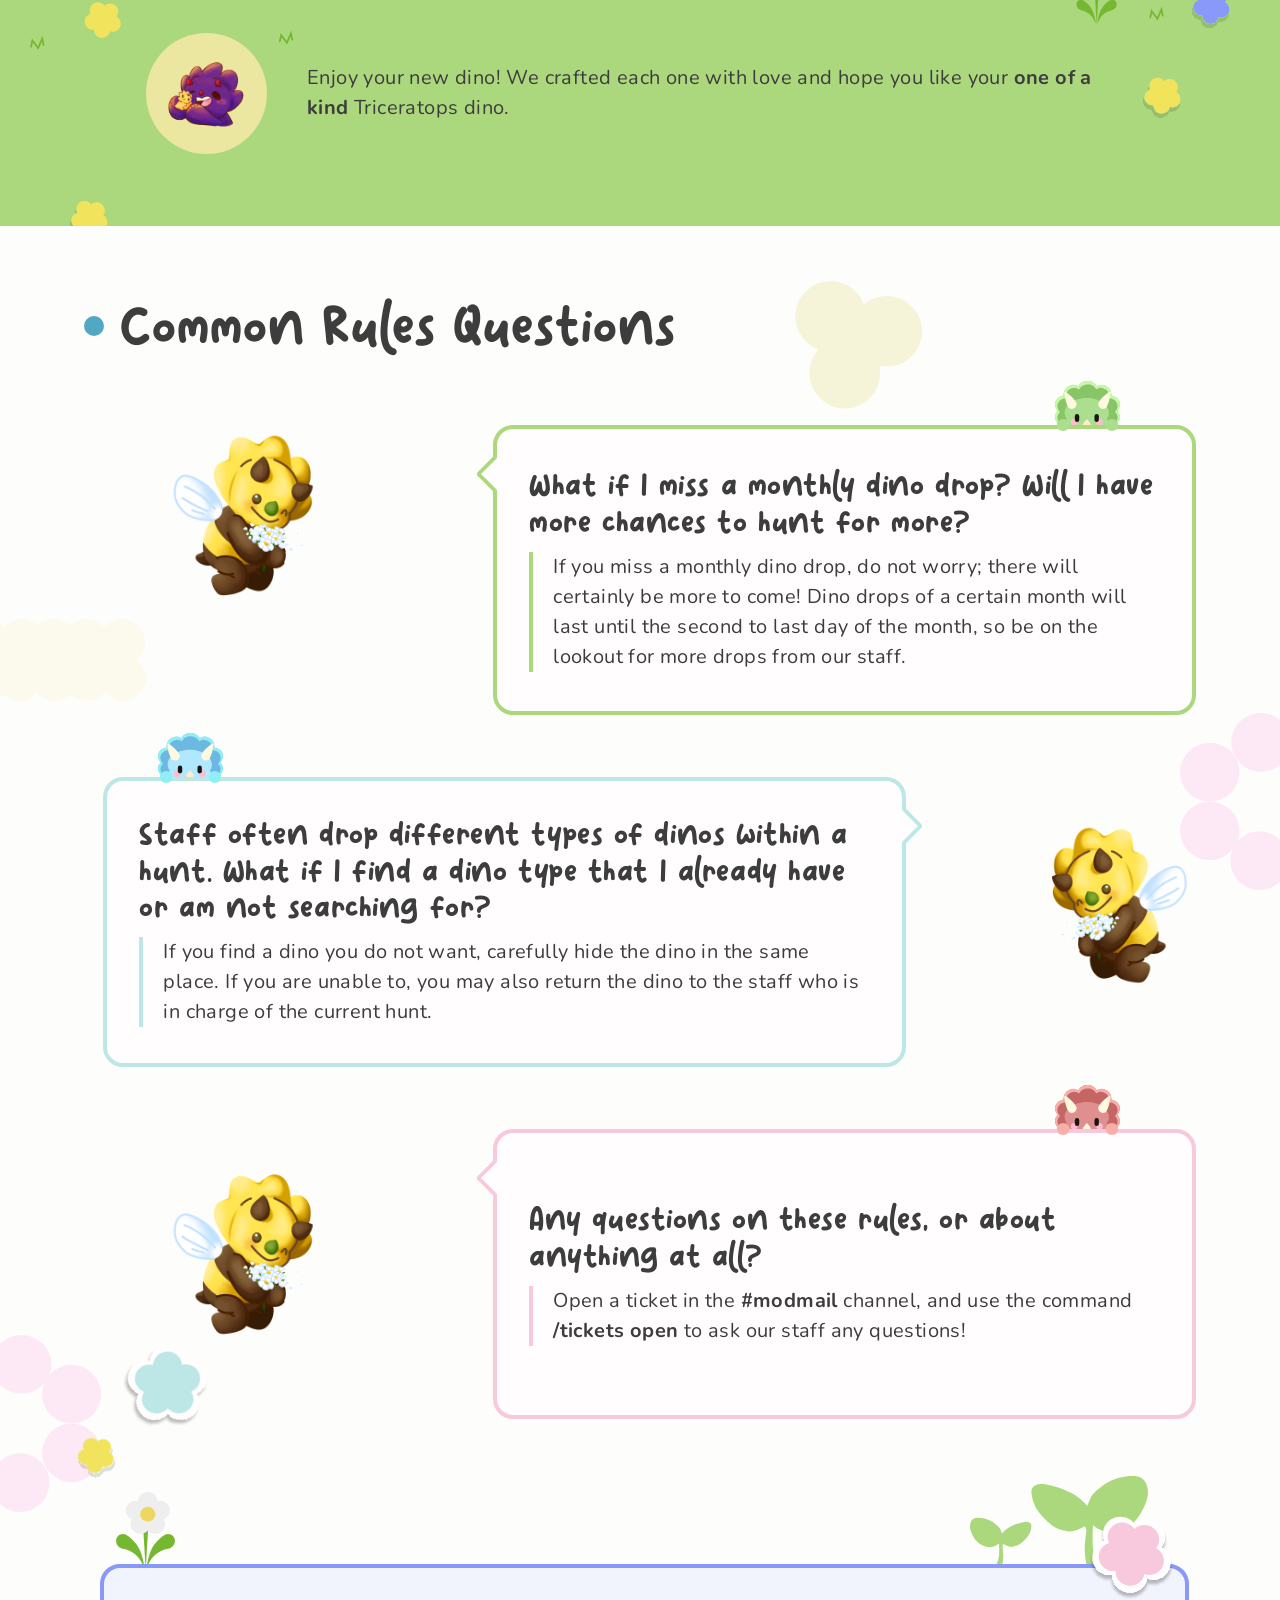
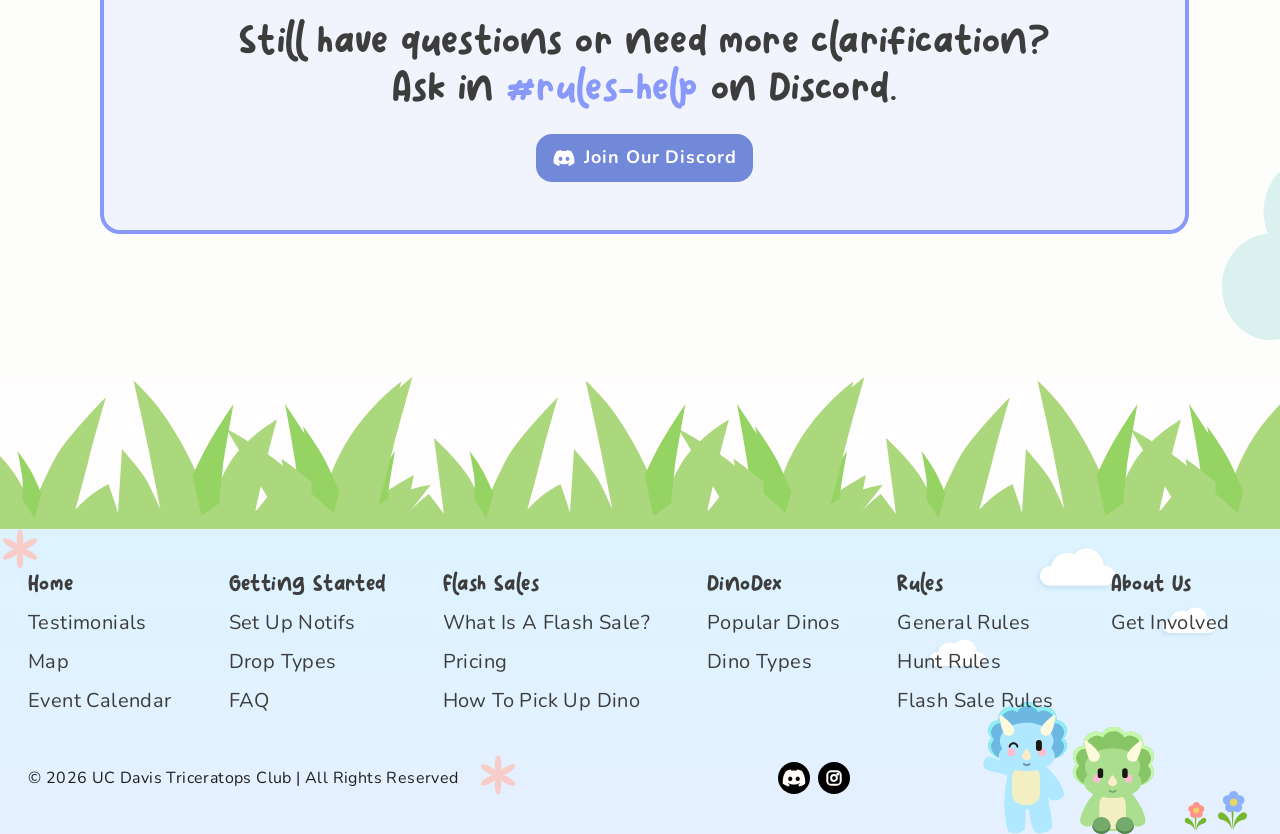
<file: rules.html>
﻿<!DOCTYPE html>
<html lang="en">
<head>
  <meta charset="UTF-8">
  <meta name="viewport" content="width=device-width, initial-scale=1.0">
  <title>Rules &ndash; UC Davis Triceratops Club</title>
  <meta name="description" content="Everything you need to know before you hunt, trade, or claim a dino with the UC Davis Triceratops Club.">
  <link rel="icon" href="assets/logo.png" type="image/png">

  <link rel="preconnect" href="https://fonts.googleapis.com">
  <link rel="preconnect" href="https://fonts.gstatic.com" crossorigin>
  <link href="https://fonts.googleapis.com/css2?family=Fredoka:wght@400;500;600&family=Nunito:wght@400;600;700&display=swap" rel="stylesheet">

  <style>
    /* ============================================================
       Triceratops Club — Rules page  (desktop)
       Sections: nav · hero · General Rules · Hunt Rules · Flash Sale Rules ·
                 Post-Claim Steps · FAQ · CTA banner · footer
       ============================================================ */

    @font-face {
      font-family: "Pulang";
      src: url("assets/fonts/Pulang.ttf") format("truetype");
      font-weight: 400;
      font-style: normal;
      font-display: swap;
    }

    :root {
      /* palette (from Figma variables) */
      --green:      #ACD87D;
      --blue:       #BDE6E6;
      --pink:       #F8C9DC;
      --yellow:     #F2E35D;
      --purple:     #8899FA;
      --blonde:     #EBE6A0;
      --off-white:  #FFFDFD;
      --ink:        #3D3D3D;
      --dot:        #52A7C2;
      --discord:    #7289DA;
      --page-bg:    #FDFEFB;
      --nav-bg:     #FDFEFB; /* matches --page-bg so the fixed header doesn't show a seam against the page */

      /* type */
      --font-head: "Pulang", "Fredoka", "Trebuchet MS", sans-serif;
      --font-body: "Nunito", "Segoe UI", system-ui, sans-serif;

      /* layout */
      /* Was 1344px, which combined with margin-inline:auto on .container
         below to re-center the page and add extra margin beyond --gutter
         at wide viewports — and since that math runs off the actual
         available width, it also drifted slightly from the other pages'
         flat margin whenever a scrollbar was present. Set high enough to
         never actually cap anything at realistic widths, so --gutter
         alone controls the side margin, matching how the other pages
         work. */
      --container: 5000px;
      --gutter: clamp(20px, 5vw, 48px);
    }
    /* Matches the rest of the site's side margin (shared --grid-margin)
       at laptop widths (e.g. MacBook, ~1512px) — 84px. The >1800px
       desktop monitor already gets its own flat 148px further down
       (see the DESKTOP-ONLY block), which doesn't read --gutter, so it
       isn't touched here. Placed before the narrower mobile overrides
       below so those still win at their own widths. */
    @media (max-width: 1800px) {
      :root { --gutter: 84px; }
    }

    * { box-sizing: border-box; }

    html { scroll-behavior: smooth; }

    body {
      margin: 0;
      background: var(--page-bg);
      color: var(--ink);
      font-family: var(--font-body);
      font-size: 20px;
      line-height: 1.5;
      letter-spacing: 0.02em;
      -webkit-font-smoothing: antialiased;
    }

    img { max-width: 100%; display: block; }

    h1, h2, h3 {
      font-family: var(--font-head);
      font-weight: 400;
      letter-spacing: 0.02em;
      line-height: 1.2;
      margin: 0;
    }

    a { color: inherit; }

    .container {
      width: min(var(--container), 100% - (var(--gutter) * 2));
      margin-inline: auto;
    }

    /* ---------- Nav ---------------------------------------------- */

    /* Nav bar — ported directly from the shared site-header/main-nav
       system (styles.css, as used on DinoDex/Getting Started/Flash
       Sales/About Us) so this page's nav stops drifting out of sync
       with the others. */
    .site-header {
      width: 100%;
      background: var(--nav-bg);
      flex-shrink: 0;
      position: sticky;
      top: 0;
      z-index: 100;
    }
    .site-header__inner {
      width: 100%;
      padding: 12px 40px;
      min-height: 104px;
      box-sizing: border-box;
      display: flex;
      align-items: center;
      justify-content: space-between;
      gap: 40px;
    }
    .site-logo img { width: 80px; height: 80px; object-fit: cover; }

    /* Keeps anchor-linked headings (e.g. from the footer) from
       scrolling up underneath the sticky nav bar. */
    .section__title[id] {
      scroll-margin-top: 104px;
    }

    .main-nav { display: flex; align-items: center; gap: 40px; flex-wrap: wrap; }
    /* Matches the shared nav's laptop-range gap (1201-1800px). */
    @media (min-width: 1201px) and (max-width: 1800px) {
      .site-header__inner { gap: 24px; }
      .main-nav { gap: 24px; }
    }
    .main-nav__link {
      display: inline-flex;
      align-items: center;
      gap: 8px;
      font-size: 20px;
      letter-spacing: 0.02em;
      white-space: nowrap;
      text-decoration: none;
      border-bottom: 1px solid transparent;
      transition: border-bottom-color 300ms ease;
    }
    .main-nav__link:hover { border-bottom-color: var(--ink); }
    .main-nav__link--current,
    .nav-dropdown__panel a[aria-current="page"] {
      font-weight: 700;
      border-bottom-color: var(--ink);
    }
    .main-nav__chevron { width: 24px; height: 24px; transform: rotate(180deg); transition: transform 0.15s ease; }

    .nav-dropdown { position: relative; }
    .nav-dropdown:hover .main-nav__link { border-bottom-color: var(--ink); }
    .nav-dropdown:hover .main-nav__chevron { transform: rotate(0deg); }
    .nav-dropdown__panel {
      position: absolute;
      top: 100%;
      left: 0;
      width: max-content;
      min-width: 100%;
      background: var(--nav-bg);
      padding: 12px;
      border-radius: 0 0 16px 0;
      box-shadow: 0 8px 16px rgba(0, 0, 0, 0.08);
      opacity: 0;
      visibility: hidden;
      transition: opacity 0.15s ease;
    }
    .nav-dropdown:hover .nav-dropdown__panel,
    .nav-dropdown:focus-within .nav-dropdown__panel { opacity: 1; visibility: visible; }
    .nav-dropdown__panel a {
      display: block;
      font-size: 20px;
      letter-spacing: 0.02em;
      white-space: nowrap;
      text-decoration: none;
      border-bottom: 1px solid transparent;
      transition: border-bottom-color 300ms ease;
    }
    .nav-dropdown__panel a:hover { border-bottom-color: var(--ink); }

    .btn {
      display: inline-flex;
      align-items: center;
      justify-content: center;
      gap: 8px;
      padding: 12px 24px;
      border: none;
      border-radius: 16px;
      font-family: var(--font-body);
      font-weight: 700;
      font-size: 18px;
      line-height: 1.3;
      letter-spacing: 0.05em;
      white-space: nowrap;
      cursor: pointer;
      text-decoration: none;
    }
    .btn-discord {
      height: 48px;
      min-height: 48px;
      padding: 12px 16px;
      background: var(--discord);
      color: var(--off-white);
      transition: background-color 300ms ease;
    }
    .btn-discord:hover { background: #5569ae; }
    .btn-discord:active { background: #4559a0; }
    .btn-discord img { width: 24px; height: 24px; }

    /* ---------- Hero ------------------------------------------- */

    .hero {
      position: relative;
      min-height: clamp(360px, 40vw, 518px);
      display: flex;
      align-items: flex-end;
      background-image: url("assets/hero-forest.webp");
      background-size: cover;
      background-position: center 78%;
      color: var(--off-white);
    }
    .hero__inner {
      /* Was capped at 1280px (own cap, narrower than .container's
         1344px/--container), which re-centered the text at a different
         margin than the rest of the page once that cap kicked in. Use
         --container instead so it matches .container exactly at every
         width. */
      width: min(var(--container), 100% - (var(--gutter) * 2));
      margin-inline: auto;
      /* Was 32px top+bottom; the shared hero system the other 4 pages
         use (styles.css's .hero__content) is 16px — only the bottom
         value is actually visible here (the text sits flush against
         the hero's bottom edge via align-items:flex-end on .hero), so
         this was sitting 16px higher than everywhere else. */
      padding-block: 16px;
    }
    .hero h1 {
      font-size: clamp(38px, 5vw, 64px);
      text-shadow: 0 4px 4px rgba(0, 0, 0, 0.35);
      margin-bottom: 8px;
    }
    .hero p {
      font-weight: 600;
      font-size: clamp(16px, 2vw, 20px);
      line-height: 1.3;
      margin: 0;
      text-shadow: 0 2px 6px rgba(0, 0, 0, 0.4);
    }

    /* ---------- Section scaffold ------------------------------ */

    .section { padding-block: clamp(48px, 8vw, 72px); position: relative; }
    .section + .section { padding-top: 0; }

    .section__head {
      display: flex;
      align-items: flex-start;
      justify-content: space-between;
      gap: 32px;
      margin-bottom: 40px;
    }
    .section__head-text { max-width: 1008px; }

    .section__title {
      display: flex;
      align-items: center;
      gap: 16px;
      font-size: clamp(32px, 4vw, 48px);
      color: var(--ink);
    }
    .section__title::before {
      content: "";
      width: 20px;
      height: 20px;
      border-radius: 50%;
      background: var(--dot);
      flex: none;
    }
    .section__subtitle {
      margin: 20px 0 0;
      font-weight: 600;
      font-size: 20px;
      line-height: 1.3;
      color: var(--ink);
    }
    .section__dino {
      flex: none;
      width: var(--w, 153px);
      height: auto;
    }

    /* ---------- Rule cards ------------------------------------- */

    .card-grid {
      display: grid;
      grid-template-columns: 1fr 1fr;
      gap: 22px 22px;
      align-items: start;
    }
    /* Hunt Rules uses two independent columns (not a shared grid) so each
       column's own card-to-card gap stays a uniform 32px regardless of how
       tall the card is in the opposite column on a given row. */
    .card-grid--stagger {
      display: flex;
      align-items: flex-start;
      gap: 32px;
    }
    .card-col {
      display: flex;
      flex-direction: column;
      gap: 32px;
      flex: 1;
      min-width: 0;
    }

    .rule-card { display: flex; flex-direction: column; }

    .rule-card__head {
      background: var(--card-accent, var(--green));
      border: 4px solid var(--ink);
      border-bottom: 0;
      border-radius: 20px 20px 0 0;
      padding: 14px 40px;
      display: flex;
      align-items: center;
      gap: 24px;
      min-height: 89px;
    }
    .rule-card__head h3 { font-size: clamp(26px, 3vw, 36px); color: var(--ink); }
    .rule-card__head img { height: 46px; width: auto; flex: none; }

    .rule-card__body {
      background: var(--off-white);
      border: 4px solid var(--ink);
      border-radius: 0 0 20px 20px;
      padding: 32px clamp(24px, 4vw, 50px);
      display: flex;
      flex-direction: column;
      gap: 24px;
      flex: 1;
    }

    .rule-lead { margin: 0; font-weight: 700; line-height: 1.3; }

    .rule-list { list-style: none; margin: 0; padding: 0; display: flex; flex-direction: column; gap: 14px; }
    .rule-list li {
      position: relative;
      padding-left: 36px;
      line-height: 1.3;
    }
    .rule-list li::before {
      content: "";
      position: absolute;
      left: 0;
      top: 4px;
      width: 20px;
      height: 20px;
      border-radius: 50%;
      background: var(--card-accent, var(--green));
    }

    .rule-note {
      border: 2px solid var(--ink);
      border-radius: 20px;
      padding: 14px 18px;
      line-height: 1.5;
      background: var(--off-white);
    }

    /* pill tags (Adhere to Dino Limits) */
    .pill-grid {
      display: grid;
      grid-template-columns: 1fr 1fr;
      gap: 12px;
    }
    .pill {
      border: 2px solid var(--green);
      background: rgba(172, 216, 125, 0.2);
      border-radius: 20px;
      padding: 10px 16px;
      font-weight: 700;
      line-height: 1.3;
    }

    /* General Rules bodies use divider lines instead of bullets */
    .rule-card__body--lined > * + * {
      border-top: 4px solid var(--card-accent, var(--green));
      padding-top: 24px;
    }
    .rule-card__body--lined p { margin: 0; line-height: 1.3; }

    /* card accents */
    .accent-green  { --card-accent: var(--green); }
    .accent-blue   { --card-accent: var(--blue); }
    .accent-pink   { --card-accent: var(--pink); }
    .accent-blonde { --card-accent: var(--blonde); }

    /* decorative blob behind General Rules */
    .section--general { overflow-x: clip; }
    /* Heading-to-content gap, tuned down in several passes, for the
       1001-1800px range (the >1800px monitor already has its own
       tuned value below). Matched across General/Hunt/Flash Sale
       Rules for consistency. */
    @media (max-width: 1800px) {
      .section--general .section__head,
      .section--hunt .section__head,
      .section--flash .section__head { margin-bottom: -10px; }
      .section--general .section__dino,
      .section--hunt .section__dino,
      .section--flash .section__dino { transform: translateY(-15px); }
      /* The sitewide 498px hero match below was scoped to >1800px only; a
         laptop (e.g. MacBook, ~1512px) fell through to the clamp()'s own
         up-to-518px value instead. Match it here too. */
      .hero { min-height: 498px; }
      /* Hero -> General Rules gap: the >1800px override below matches
         Getting Started's old 100px value, but the sitewide target is
         now DinoDex's 110px. Match it here at laptop widths too. */
      .section--general { padding-top: 110px; }
    }
    .blob {
      position: absolute;
      right: 6%;
      bottom: -30px;
      width: 240px;
      opacity: 0.55;
      z-index: -1;
      pointer-events: none;
    }

    /* ---------- Flash Sale Rules (detail section) ------------- */

    .listing-bar {
      background: var(--green);
      border: 4px solid var(--ink);
      border-radius: 20px;
      padding: 18px clamp(20px, 4vw, 72px);
      display: flex;
      align-items: center;
      flex-wrap: wrap;
      gap: 24px 40px;
      margin-bottom: 24px;
    }
    .listing-bar__label { font-family: var(--font-head); font-size: clamp(22px, 3vw, 28px); color: var(--ink); }
    .listing-bar__times { display: flex; gap: 24px; flex-wrap: wrap; }
    .time-pill {
      background: var(--off-white);
      border: 2px solid var(--ink);
      border-radius: 20px;
      padding: 10px 16px;
      font-weight: 600;
      white-space: nowrap;
    }
    .listing-bar__note { flex: 1 1 340px; font-weight: 600; line-height: 1.3; }
    .listing-bar__note strong { font-weight: 800; }

    .flash-points {
      display: grid;
      grid-template-columns: 1fr 1fr;
      gap: 24px;
    }
    .flash-point {
      background: var(--off-white);
      border: 2px solid var(--ink);
      border-radius: 20px;
      padding: 22px clamp(20px, 3vw, 32px);
      display: flex;
      align-items: center;
      gap: 24px;
      line-height: 1.3;
    }
    .flash-point--wide { grid-column: 1 / -1; align-items: flex-start; }
    .flash-num {
      flex: none;
      width: 48px;
      height: 48px;
      border-radius: 50%;
      border: 2px solid var(--ink);
      display: grid;
      place-items: center;
      font-family: var(--font-head);
      font-size: 28px;
      color: var(--ink);
    }
    .flash-num--1 { background: var(--pink); }
    .flash-num--2 { background: var(--blue); }
    .flash-num--3 { background: var(--yellow); }

    .section--flash { padding-bottom: 0; }
    .scenery-strip-wrap {
      overflow: hidden;
      width: 100%;
      margin-top: 72px;
      /* more negative = graphic sits lower on the grass (feet land near its baseline) */
      margin-bottom: -104px;
      position: relative;
      z-index: 1;
    }
    .scenery-strip {
      display: block;
      width: 100%;
      height: clamp(160px, 20vw, 280px);
      object-fit: cover;
      /* crop toward the bottom (feet in the grass) and bias the crop
         window rightward, matching the source illustration's framing */
      object-position: 65% 100%;
    }

    /* ---------- Post-Claim Steps -------------------------------- */

    /* The grass hangs off the TOP edge of the green box (bottom: 100%), so
       its blades rise into the white page like the footer's do, and it sits
       behind the costume graphic (which has z-index: 1). That means no
       overflow clipping here, and the space the divider used to take in
       flow is now top padding instead. */
    .section.section--claim {
      background: var(--green) url("assets/post-claim-graphic.svg") repeat-y top center / 100% auto;
      margin-top: 72px;
      padding-top: clamp(32px, 6vw, 56px);
    }
    .grass-divider {
      position: absolute;
      z-index: 0;
      /* shifted 5px into the green section below — the blade valleys
         near the tile's own bottom edge don't reach full height, so
         flush (100%) left a hairline of white showing above the green */
      bottom: calc(100% - 5px);
      left: 0;
      width: 100%;
      height: 72px;
      background-color: transparent;
      /* two half-tile-offset layers, see .site-footer__grass */
      background-image: url("assets/grass.svg"), url("assets/grass.svg");
      background-repeat: repeat-x, repeat-x;
      background-size: 280px 72px, 280px 72px;
      background-position: 0 100%, 140px 100%;
      /* forces its own pixel-snapped GPU layer — without this the SVG
         background tiles get rasterized with a hairline seam where the
         costume strip overlaps it above */
      transform: translateZ(0);
    }

    .claim-steps {
      list-style: none;
      margin: 0;
      padding: 0;
      display: flex;
      flex-direction: column;
      gap: 56px;
    }
    .claim-step { display: flex; align-items: center; gap: 40px; }
    /* content block is ~988px and centered in the Figma, not full container width */
    .claim-container { position: relative; width: min(988px, 100% - (var(--gutter) * 2)); }
    /* That 988px cap centers the whole block, so the heading drifts right of the
       other sections' left margin at laptop widths. Past 1800px .container's own
       desktop-only override (further down) removes the cap entirely, which
       already puts the heading flush with the rest — this only needs to correct
       the 1001-1800px range where the cap is still what's sizing the container.
       Needs the section's actual available width (matching .container's own
       "100% - gutter*2"), not 100vw, which runs wide by the scrollbar's width —
       a container query on the section gives that without the scrollbar skew. */
    .section--claim { container-type: inline-size; }
    @media (min-width: 1001px) and (max-width: 1800px) {
      .section--claim .section__head {
        margin-left: calc((988px - 100cqw + var(--gutter) * 2) / 2);
      }
    }
    /* The heading's own forced line break is only wanted on mobile, where the
       container is narrow enough to need it; desktop/laptop have the room to
       keep it on one line. */
    @media (min-width: 1001px) {
      .claim-title__break { display: none; }
    }
    /* the yellow dino is its own element (not baked into the background) so it
       can sit right of the heading, above the step text, at any viewport width */
    .claim-dino {
      position: absolute;
      z-index: 1;
      top: 48px;
      right: 20px;
      width: 120px;
      height: auto;
      pointer-events: none;
    }
    .claim-step__photo {
      flex: none;
      width: 85px;
      height: 85px;
      border-radius: 50%;
      object-fit: cover;
      background: var(--blonde);
      padding: 18px;
      box-sizing: content-box;
    }
    .claim-step p { margin: 0; line-height: 1.5; }

    /* ---------- FAQ ------------------------------------------- */

    .section--faq {
      padding-top: clamp(48px, 8vw, 72px);
      padding-bottom: max(72px, calc(var(--fu) * 163));
      overflow-x: clip;
    }
    /* The sitewide ".section + .section { padding-top: 0 }" rule (so
       adjacent sections don't stack double padding) left almost no gap
       between the Claim section's green background and this heading —
       fine for a plain-background transition, but the hard color edge
       here reads as cramped. Restore this section's own padding-top for
       this one transition specifically. */
    .section--claim + .section--faq {
      padding-top: clamp(48px, 8vw, 72px);
    }

    /* Was aspect-ratio: 780/310 (a fixed-proportion box sized to fit the
       cloud graphic + scattered decorations). With those removed, the
       heading is just a line of text now, so this sizes to its content
       instead of leaving ~250px of empty leftover space above the FAQ
       cards. Unlike .section__head below, this heading has no side
       illustration to hold the box open, and the first FAQ card's bee
       mascot is pulled up over the list's own top edge (see --lift on
       .faq-card__mascot), so this needs more clearance than .section__head's
       own margin-bottom to actually clear it instead of overlapping. */
    .faq-heading {
      position: relative;
      margin-bottom: 70px;
    }
    .faq-cloud {
      display: flex;
      align-items: center;
    }
    .faq-cloud .section__title {
      font-size: clamp(32px, 4vw, 48px);
      text-align: left;
      white-space: nowrap;
    }
    /* Was positioned with top: 62.9% of the old tall .faq-heading box;
       that box is gone, so anchor from the bottom instead — lands in
       about the same spot, peeking in just above the first FAQ card. */
    .faq-heading__cream {
      position: absolute;
      left: 62.82%;
      bottom: -40px;
      width: 130px;
      height: auto;
      pointer-events: none;
      transform: rotate(-45deg);
    }

    /* align-items: flex-start keeps each card sized to its own content
       (mascot + bubble) instead of stretching to the full row width, which
       was also throwing off the peek stickers' positioning since they
       anchor to the card's own edge. --right cards pin to the far edge via
       align-self so they still sit opposite the default (left) cards. */
    .faq-list { position: relative; display: flex; flex-direction: column; gap: 62px; align-items: flex-start; }

    /* Pastel blobs bleeding off the page edges. Horizontal offsets are in
       Figma-frame units (1 unit = 100vw/1440) measured from the viewport's
       edge, via (100% - 100vw)/2 = distance from the list's left edge to the
       viewport's left edge. Vertical offsets are measured from the cards. */
    :root { --fu: calc(100vw / 1440); }
    .blob-edge { position: absolute; z-index: 0; pointer-events: none; max-width: none; }
    .blob-edge--cream {
      left: calc((100% - 100vw) / 2 + var(--fu) * -117);
      top: 194px;
      width: calc(var(--fu) * 281);
      height: calc(var(--fu) * 92);
    }
    .blob-edge--pink-right {
      left: calc((100% - 100vw) / 2 + var(--fu) * 1327);
      top: 288px;
      width: calc(var(--fu) * 180.15);
      height: calc(var(--fu) * 199);
    }
    .blob-edge--pink-left {
      left: calc((100% - 100vw) / 2 + var(--fu) * -67);
      top: 910px;
      width: calc(var(--fu) * 180.15);
      height: calc(var(--fu) * 199);
    }
    /* Placement follows the Figma frame (1 unit = 100vw/1440, from the viewport's
       left edge; (100vw - 100%)/2 converts that to this container's own edge):
       mascot 187u at x=184 with a 184u gap to the bubble on the default cards;
       the --right card's bubble starts at x=113 with a 145u gap to a 181u mascot.
       Mascots sit a little above each card's centre (--lift), as in the design. */
    .faq-card { position: relative; display: flex; align-items: center; gap: calc(var(--fu) * 183.8);
      margin-left: calc(var(--fu) * 184 - (100vw - 100%) / 2); }
    .faq-card--right { flex-direction: row-reverse; gap: calc(var(--fu) * 145.4);
      margin-left: calc(var(--fu) * 113 - (100vw - 100%) / 2); }
    .faq-list article:nth-of-type(1) { --lift: calc(var(--fu) * 61); }
    .faq-list article:nth-of-type(2) { --lift: calc(var(--fu) * 18); }
    .faq-list article:nth-of-type(3) { --lift: calc(var(--fu) * 22); }
    .faq-card__mascot { flex: none; width: calc(var(--fu) * 187); height: auto; z-index: 1;
      transform: translateY(calc(var(--lift, 0px) * -1)); }
    .faq-card--right .faq-card__mascot { width: calc(var(--fu) * 181); }
    /* the mascot art faces left by default; mirror it on the cards where
       the mascot sits to the left of the bubble, so it faces inward */
    .faq-card:not(.faq-card--right) .faq-card__mascot { transform: translateY(calc(var(--lift, 0px) * -1)) scaleX(-1); }
    .faq-card__bubble {
      position: relative;
      z-index: 1;
      flex: 0 1 802.57px;
      height: 290px;
      display: flex;
      flex-direction: column;
      justify-content: center;
      background: var(--off-white);
      border: 4px solid var(--card-accent, var(--green));
      border-radius: 20px;
      padding: 24px clamp(20px, 3vw, 32px);
    }
    /* speech-bubble tail, pointing at the mascot on either side */
    .faq-card__bubble::before {
      content: "";
      position: absolute;
      top: 32px;
      /* -13px left a sliver of the border's open (non-mitered) end exposed
         inside the bubble as a stray little nub, since it didn't fully
         overlap the bubble's own straight border there. Pulling the whole
         tail further out (toward the mascot it's pointing at) moves that
         open end out past the bubble's edge entirely, where there's nothing
         behind it to look like a stray mark. */
      left: -16px;
      width: 22px;
      height: 22px;
      background: var(--off-white);
      border-left: 4px solid var(--card-accent, var(--green));
      border-bottom: 4px solid var(--card-accent, var(--green));
      /* rounds the tip where the two border edges meet, so the tail's point
         isn't a hard right-angle corner against the card's otherwise soft,
         rounded edges */
      border-bottom-left-radius: 4px;
      transform: rotate(45deg);
    }
    .faq-card--right .faq-card__bubble::before {
      left: auto;
      right: -16px;
      border-left: 0;
      border-bottom: 0;
      border-bottom-left-radius: 0;
      border-right: 4px solid var(--card-accent, var(--green));
      border-top: 4px solid var(--card-accent, var(--green));
      border-top-right-radius: 4px;
    }
    .faq-card__bubble h3 {
      font-family: var(--font-head);
      font-weight: 400;
      font-size: clamp(20px, 2.4vw, 28px);
      line-height: 1.3;
      margin-bottom: 12px;
    }
    .faq-card__bubble p {
      margin: 0;
      padding-left: 20px;
      border-left: 4px solid var(--card-accent, var(--green));
      line-height: 1.5;
    }
    /* small creature peeking out from behind each card */
    .faq-card__peek {
      position: absolute;
      z-index: 0;
      top: calc(var(--fu) * -49);
      width: calc(var(--fu) * 72.4);
      height: auto;
    }
    .faq-card:not(.faq-card--right) .faq-card__peek { right: calc(var(--fu) * 86); }
    .faq-card--right .faq-card__peek { left: calc(var(--fu) * 65); }
    /* The peek creature's little paws, as a separate cropped sticker (same
       art, just the hand band) layered above the bubble (z-index:2 vs its 1)
       so they show resting on the card's border — the rest of the mascot
       stays behind the bubble like before. Shares .faq-card__peek's width
       and side offset so the paws land in the same spot; only "top" differs,
       since this crop starts 43 units lower in the same coordinate space. */
    .faq-card__paws {
      position: absolute;
      z-index: 2;
      top: calc(var(--fu) * -6);
      width: calc(var(--fu) * 72.4);
      height: auto;
      pointer-events: none;
    }
    .faq-card:not(.faq-card--right) .faq-card__paws { right: calc(var(--fu) * 86); }
    .faq-card--right .faq-card__paws { left: calc(var(--fu) * 65); }

    /* ---------- CTA banner ------------------------------------ */

    .section--cta { overflow-x: clip; }
    .blob-edge--teal {
      right: calc(var(--fu) * -102 - 30px);
      top: calc(100% - 219px);
      width: calc(var(--fu) * 200.84);
      height: calc(var(--fu) * 204.6);
    }
    /* --u = 1 Figma unit of the 1225px-wide banner, so the stickers keep their
       exact placement around the banner as it scales */
    .cta-wrap { position: relative; container-type: inline-size; --u: calc(100cqw / 1225);
      width: calc(var(--fu) * 1225); margin-left: calc(var(--fu) * 113 - (100vw - 100%) / 2); }
    .cta-decor { position: absolute; max-width: none; pointer-events: none; }
    .cta-decor--flower-teal {
      width: calc(var(--u) * 118.14); height: calc(var(--u) * 116.38);
      left: calc(var(--u) * 16.4); top: calc(var(--u) * -262.7);
      transform: rotate(29.74deg);
    }
    .cta-decor--flower-yellow {
      width: calc(var(--u) * 42.49); height: calc(var(--u) * 44.26);
      left: calc(var(--u) * -25.7); top: calc(var(--u) * -142.4);
      transform: rotate(-29.31deg);
    }
    .cta-decor--daisy {
      width: calc(var(--u) * 88.97); height: calc(var(--u) * 95.21);
      left: calc(var(--u) * 7); top: calc(var(--u) * -81);
    }
    .cta-decor--sprouts {
      width: calc(var(--u) * 200.16); height: calc(var(--u) * 99.02);
      left: calc(var(--u) * 978.8); top: calc(var(--u) * -99);
    }
    .cta-decor--flower-pink {
      z-index: 2;
      width: calc(var(--u) * 119.13); height: calc(var(--u) * 115.38);
      /* sits on the corner/sprout base but ends above the text's first line (~46u) */
      left: calc(var(--u) * 1100); top: calc(var(--u) * -72);
    }
    .cta-wrap .cta-banner { position: relative; z-index: 1; }
    .cta-banner {
      border: 4px solid var(--purple);
      background: rgba(136, 153, 250, 0.1);
      border-radius: 20px;
      padding: clamp(32px, 5vw, 48px) clamp(24px, 5vw, 64px);
      text-align: center;
      display: flex;
      flex-direction: column;
      align-items: center;
      gap: 24px;
    }
    .cta-banner__text {
      margin: 0;
      font-family: var(--font-head);
      font-weight: 400;
      font-size: clamp(22px, 3vw, 36px);
      line-height: 1.3;
    }
    /* the question gets its own line; "Ask in #rules-help on Discord." follows below */
    .cta-banner__line { display: block; }
    .cta-banner__text a { color: var(--purple); text-decoration: none; }
    .cta-banner__text a:hover { text-decoration: underline; }
    .cta-banner__btn {
      display: inline-flex;
      align-items: center;
      justify-content: center;
      background: var(--green);
      color: var(--off-white);
      font-family: var(--font-body);
      font-weight: 700;
      font-size: 18px;
      letter-spacing: 0.05em;
      padding: 12px 24px;
      border-radius: 16px;
      text-decoration: none;
      transition: transform 0.15s ease, filter 0.15s ease;
    }
    .cta-banner__btn:hover { filter: brightness(1.07); transform: translateY(-1px); }

    /* ---------- Footer (ported from DinoDex's shared footer structure,
       since this page doesn't load styles.css) ------------------- */
    .site-footer {
      width: 100%;
      flex-shrink: 0;
      background: linear-gradient(to top, #e6f0ff, #d8f5ff);
    }
    /* Figma built the grass strip from 3 overlapping copies rather than a
       seamless tile — stacked background layers reproduce that overlap
       instead of showing a seam where the footer's blue would peek through. */
    .footer-grass {
      width: 100%;
      height: 152px;
      background-color: var(--off-white);
      background-repeat: no-repeat;
      background-size: 657px 152px;
      background-image:
        url('assets/grass.svg'), url('assets/grass.svg'), url('assets/grass.svg'),
        url('assets/grass.svg'), url('assets/grass.svg'), url('assets/grass.svg'),
        url('assets/grass.svg'), url('assets/grass.svg'), url('assets/grass.svg'),
        url('assets/grass.svg'), url('assets/grass.svg'), url('assets/grass.svg');
      background-position:
        -226px bottom, 226px bottom, 678px bottom, 1130px bottom, 1582px bottom, 2034px bottom,
        2486px bottom, 2938px bottom, 3390px bottom, 3842px bottom, 4294px bottom, 4746px bottom;
      /* same pixel-snapped-layer fix as .grass-divider — without it the
         tiled SVG blades get a hairline rasterization seam at the top */
      transform: translateZ(0);
    }
    /* extra room so the grass strip above the CTA/footer clears the banner */
    .section--cta { padding-bottom: 144px; }

    .footer-content {
      position: relative;
      width: 100%;
      padding: 40px 28px;
      /* Other pages' footer inherits the browser's 16px default body
         size/line-height; this page's own body sets 20px/1.5, so the
         ported footer needs its own reset to match. */
      font-size: 16px;
      line-height: normal;
    }
    .footer-deco { position: absolute; pointer-events: none; }
    .footer-deco-m { display: none; position: absolute; pointer-events: none; }
    .footer-deco--flower-tl    { left: 0px;   top: 0px;   width: 40px; height: 40px; }
    .footer-deco--flower-mid   { left: 478px; top: 226px; width: 40px; height: 40px; }
    .footer-deco--cloud1-back  { right: 294px; top: 61px;   width: 65px; height: 34px; }
    .footer-deco--cloud1-front { right: 292px; top: 59px;   width: 64px; height: 34px; }
    .footer-deco--cloud2-back  { right: 165px; top: 20px;   width: 85px; height: 45px; }
    .footer-deco--cloud2-front { right: 162px; top: 18px;   width: 84px; height: 45px; }
    .footer-deco--cloud3-back  { right: 65px;  top: 78px;   width: 61px; height: 33px; }
    .footer-deco--cloud3-front { right: 62px;  top: 77px;   width: 61px; height: 33px; }
    .footer-deco--dino-single  { right: 213px; top: 173px;  width: 85px; height: 132px; }
    /* Laptop-size nudge only (1001-1800px), matching styles.css's shared
       footer — the cloud nearest "About Us" sat too high at this width. */
    @media (max-width: 1800px) {
      .footer-deco--cloud1-back  { top: 111px; }
      .footer-deco--cloud1-front { top: 109px; }
    }
    /* bottom: 0 (not 9px) so the green dino's feet sit flush with the
       footer's bottom edge, matching the blue dino (dino-single) above. */
    .footer-deco--dino-duo     { right: 126px; bottom: 0; width: 81px; height: 107px; }
    /* bottom: 0 (not 7px) to sit flush with the footer's bottom edge, matching
       the dinos above instead of floating above it. */
    .footer-deco--flower-small-1 { right: 28px; bottom: 0; width: 39px; height: 43px; }
    .footer-deco--flower-small-2 { right: 70px; bottom: 0; width: 29px; height: 32px; }

    .footer-columns {
      position: relative;
      z-index: 1;
      display: flex;
      flex-wrap: wrap;
      gap: 57px;
      margin-bottom: 48px;
    }
    .footer-column__title {
      margin: 0 0 12px;
      font-family: var(--font-head);
      font-weight: 400;
      font-size: 20px;
      color: var(--ink);
    }
    .footer-column__links {
      display: flex;
      flex-direction: column;
      gap: 12px;
      list-style: none;
      margin: 0;
      padding: 0;
    }
    .footer-column__links a {
      font-size: 20px;
      letter-spacing: 0.4px;
      color: inherit;
      text-decoration: none;
      border-bottom: 1px solid transparent;
      transition: border-bottom-color 300ms ease;
    }
    .footer-column__links a:hover { border-bottom-color: #000; }

    .footer-bottom {
      position: relative;
      z-index: 1;
      max-width: 822px;
      display: flex;
      align-items: center;
      justify-content: space-between;
      flex-wrap: wrap;
      gap: 16px;
    }
    .footer-copyright { margin: 0; font-size: 16px; color: #1e1e1e; }
    .footer-social { display: flex; align-items: center; gap: 8px; }
    .footer-social__icon {
      width: 32px;
      height: 32px;
      border-radius: 100px;
      background: #000;
      display: flex;
      align-items: center;
      justify-content: center;
    }
    .footer-social__icon img { width: 24px; height: 24px; }

    /* ---------- Reveal animation (only when JS is active) ---- */
    .js .reveal { opacity: 0; transform: translateY(24px); transition: opacity 0.6s ease, transform 0.6s ease; }
    .js .reveal.is-visible { opacity: 1; transform: none; }

    /* ---------- Responsive ---------------------------------- */

    @media (max-width: 1000px) {
      .blob-edge, .cta-decor, .claim-dino { display: none; }
      .faq-card, .faq-card--right { margin-left: 0; gap: 24px; align-self: center; }
      .faq-card__mascot, .faq-card--right .faq-card__mascot { transform: none; }
      .faq-card:not(.faq-card--right) .faq-card__mascot { transform: scaleX(-1); }
      .cta-wrap { width: auto; margin-left: 0; }
      .card-grid { grid-template-columns: 1fr; }
      .card-grid--stagger { flex-direction: column; }
      .flash-points { grid-template-columns: 1fr; }
      .section__dino { width: calc(var(--w, 153px) * 0.78); }
      .faq-card, .faq-card--right { flex-direction: column; }
      .faq-card__mascot, .faq-card--right .faq-card__mascot { width: 96px; }
      .faq-card__bubble { height: auto; flex-basis: auto; }
      .faq-card__bubble::before { display: none; }
      .faq-card__peek, .faq-card__paws { display: none; }
      .faq-heading { width: 100%; height: auto; padding-block: 32px; display: flex; justify-content: center; }
      .faq-cloud { position: static; width: min(320px, 90%); height: 200px; }
      .faq-cloud .section__title { white-space: normal; text-align: center; }
      .faq-heading__arrow, .faq-heading__extras, .faq-heading__cream { display: none; }
    }

    @media (max-width: 860px) {
      body { font-size: 18px; }
      .section__head { flex-direction: column; }
      .section__dino { align-self: flex-end; margin-top: -12px; }
      .claim-step { flex-direction: column; text-align: center; gap: 16px; }
      .footer-bottom { flex-direction: column; align-items: flex-start; }
    }

    /* Footer at mobile width — matches DinoDex's mobile footer exactly
       (same 2-column explicit grid, grass tiling, flat-PNG decorations
       and stacked Discord/Instagram pill buttons used everywhere else
       on mobile), now that this is the one footer used at every width
       instead of a separate hand-built mobile block. */
    @media (max-width: 600px) {
      .site-footer { margin-top: 64px; }
      .footer-content { padding-bottom: 155px; }
      .footer-columns {
        display: grid;
        grid-template-columns: 1fr 1fr;
        column-gap: 32px;
        row-gap: 60px;
      }
      .footer-column:nth-child(1) { grid-column: 1; grid-row: 1; }
      .footer-column:nth-child(2) { grid-column: 2; grid-row: 1; }
      .footer-column:nth-child(3) { grid-column: 1; grid-row: 2; }
      .footer-column:nth-child(4) { grid-column: 2; grid-row: 2; }
      .footer-column:nth-child(5) { grid-column: 1; grid-row: 3; }
      .footer-grass {
        height: 45px;
        background-size: 195px 45px;
        background-image: url('assets/grass.svg'), url('assets/grass.svg'), url('assets/grass.svg'), url('assets/grass.svg'), url('assets/grass.svg');
        background-position: -120px bottom, -10px bottom, 100px bottom, 210px bottom, 320px bottom;
      }
      .footer-deco { display: none; }
      .footer-deco-m { display: block; }
      .footer-deco-m--cloud1 { left: -30px; top: 18px; width: 42px; height: 47px; }
      .footer-deco-m--cloud2 { left: 264px; top: 354px; width: 95px; height: 57px; }
      .footer-deco-m--cloud3 { left: 352px; top: 152px; width: 46px; height: 45px; }
      .footer-deco-m--dino-blue { left: 21px; bottom: 0; width: 62px; height: 94px; }
      .footer-deco-m--dino-green { left: 86px; bottom: 0; width: 59px; height: 77px; }
      .footer-deco-m--flower1 { left: 187px; bottom: 0; width: 29px; height: 31px; }
      .footer-deco-m--flower2 { left: 164px; bottom: 0; width: 21px; height: 23px; }

      .footer-social { flex-direction: column; align-items: flex-start; gap: 12px; }
      .footer-social__icon {
        width: auto;
        height: 48px;
        padding: 12px 16px;
        border-radius: 16px;
        gap: 8px;
        background: var(--discord);
        color: var(--off-white);
        font-family: var(--font-body);
        font-weight: 700;
        font-size: 16px;
        line-height: 1.3;
        letter-spacing: 0.8px;
        white-space: nowrap;
        text-decoration: none;
      }
      .footer-social__icon[href*="instagram"] {
        background:
          radial-gradient(circle at 15% 20%, #0c6acf 0%, transparent 42%),
          radial-gradient(circle at 35% 10%, #a139bf 0%, transparent 45%),
          radial-gradient(circle at 55% 35%, #e732b1 0%, transparent 48%),
          radial-gradient(circle at 75% 60%, #ff8f41 0%, transparent 50%),
          radial-gradient(circle at 92% 85%, #ffde46 0%, transparent 55%),
          #ff4c5b;
      }
      .footer-social__icon[href*="discord"]::after { content: "Join Our Discord"; }
      .footer-social__icon[href*="instagram"]::after { content: "Check Our Instagram"; }
    }

    @media (prefers-reduced-motion: reduce) {
      html { scroll-behavior: auto; }
      .reveal { opacity: 1; transform: none; transition: none; }
      .main-nav__link, .main-nav__chevron { transition: none; }
    }

    /* =====================================================================
       Mobile (<= 600px) — the 393 x 6923 (+294 for the hunt/flash dinos) Figma frame, "Rules Mobile Vertical
       Page - V2". Everything below is in design px: blocks are placed with
       --x/--y (page coordinates from Figma) and the whole 393px page is scaled
       to the screen with `zoom` (set from JS), so sizing and spacing stay
       exactly as designed on any phone width. The desktop markup is hidden at
       this size and this markup is hidden above it.
       ===================================================================== */
    .m-only, .h-only { display: none; background: #fff; }
    @media (max-width: 1000px) { .d-only { display: none; } }
    @media (min-width: 601px) and (max-width: 1000px) { .h-only { display: block; } }
    @media (max-width: 600px) {
      .m-only { display: block; }
      body { background: #fff; }
    }

    .m-only img { max-width: none; }
    .m-page {
      position: relative;
      width: 393px;
      height: 6428px; /* was 7217px (footer no longer a child canvas, -862px), then 6355px (+196px for larger .m-sub body text), then 6551px (-79px: nav bar shortened from 161px to 82px), then 6472px, then +81px: the hero grew 218px->299px earlier but content below it was never cascaded down to match, so the first section graphic overlapped the hero — this restores that missing gap, then 6553px, then -125px: the FAQ header's gaps above and below it were shrunk (see .m-faq), pulling everything from the header through the CTA section up by the same amount */
      margin: 0 auto;
      overflow: hidden;
      zoom: var(--mz, 1);
      background: #fff;
      color: var(--ink);
      font-family: var(--font-body);
      font-size: 12px;
      line-height: 1.3;
      letter-spacing: 0;
    }
    .m-page b { font-weight: 700; }
    .m-p { position: absolute; left: calc(var(--x) * 1px); top: calc(var(--y) * 1px); }

    /* nav (closed state) — matches the shared mobile header's bar height
       (82px), logo size (50px) and hamburger icon/button exactly, in
       place of this page's old standalone 161px bar with a 52px logo and
       an image-based toggle icon. Vertically centered at 82/2 = 41px:
       logo top = 41 - 50/2 = 16px; toggle top = 41 - 44/2 = 19px. */
    .m-nav { position: absolute; left: 0; top: 0; width: 393px; height: 82px; background: var(--off-white); z-index: 5; }
    .m-nav__logo { position: absolute; left: 20px; top: 16px; width: 50px; height: 50px; display: block; }
    .m-nav__logo img { width: 100%; height: 100%; object-fit: cover; }
    .m-nav__toggle { position: absolute; right: 20px; top: 19px; width: 44px; height: 44px; display: flex; flex-direction: column; justify-content: center; align-items: center; gap: 5px; padding: 0; border: 0; background: none; cursor: pointer; }
    .m-nav__toggle span { display: block; width: 26px; height: 3px; border-radius: 2px; background: var(--ink); }
    .m-nav__toggle:focus-visible, .m-menu__close:focus-visible, .m-menu a:focus-visible, .m-menu button:focus-visible { outline: 2px solid var(--purple); outline-offset: 3px; border-radius: 8px; }

    /* hero (Frame 54 is 599px wide, offset -99px, so only its middle shows).
       Height matches DinoDex's mobile hero (299px, was 218px) — the text
       block is bottom-anchored (like the landscape .h-page override below)
       rather than kept at a fixed top offset, so it still sits flush
       against the hero's bottom edge instead of floating in the middle
       of the now-taller banner. */
    .m-hero { position: absolute; left: 0; top: 82px; width: 393px; height: 299px; overflow: hidden; }
    .m-hero__bg { position: absolute; left: -99px; top: 0; width: 599px; height: 299px; }
    .m-hero__bg img { position: absolute; height: 198.59%; left: 15.79%; top: -92.17%; width: 68.68%; }
    .m-hero__shade { position: absolute; inset: 0; background: linear-gradient(to bottom, rgba(102, 102, 102, 0), rgba(0, 0, 0, 0.7) 75%); }
    .m-hero__text { position: absolute; left: 23px; top: auto; bottom: 16px; width: 356px; color: var(--off-white); text-shadow: 0 4px 4px rgba(0, 0, 0, 0.25); }
    .m-hero h1 { margin: 0; font-family: var(--font-head); font-weight: 400; font-size: 40px; line-height: 1.2; letter-spacing: 0.8px; }
    .m-hero p { margin: 0; font-weight: 600; font-size: 12px; line-height: 1.3; letter-spacing: 0.24px; }
    /* True mobile only — matches About Us's mobile hero subtitle size.
       Plenty of clearance in the hero's fixed height for the extra
       ~10px this adds, nothing else sits below it in the banner. */
    #mobile .m-hero p { font-size: 16px; line-height: 1.3; letter-spacing: 0.02em; }

    /* section headings */
    .m-head { width: 360px; }
    .m-title { display: flex; align-items: center; gap: 16px; margin: 0; font-family: var(--font-head); font-weight: 400; font-size: 26px; line-height: 1.2; letter-spacing: 0.52px; color: var(--ink); white-space: nowrap; }
    .m-title__dot { flex: none; width: 12px; height: 12px; border-radius: 50%; background: var(--dot); }
    /* True mobile only — matches About Us's dot size (20px). Still
       smaller than the heading text's own line-height (31.2px), so
       the row doesn't grow and nothing below needs to shift. */
    #mobile .m-title__dot { width: 20px; height: 20px; }
    .m-sub { margin: 16px 0 0; width: 360px; font-weight: 600; font-size: 12px; line-height: 1.3; letter-spacing: 0.24px; }
    /* True mobile only — matches the body text size used everywhere else
       (About Us, DinoDex, Getting Started, Flash Sales). Every element
       below each of the 3 .m-sub instances on this page has its --y
       shifted down to match the measured height increase (General/Hunt
       Rules: +57px each; Flash Sale Rules: +82px, since its text wraps
       to an extra line) — see .m-page's height comment above for the
       running total. Scoped to #mobile only: the landscape .h-page
       layout keeps the original 12px size and positions untouched. */
    #mobile .m-sub { font-size: 18px; line-height: 1.4; letter-spacing: 0.03em; }
    .m-sec-gfx { width: 114.69px; height: 114px; }
    .m-sec-gfx img { position: absolute; display: block; max-width: none; }
    .m-scenery { width: 394px; height: 71.06px; overflow: hidden; pointer-events: none; }
    .m-scenery img { position: absolute; display: block; max-width: none; height: 143.36%; left: -0.01%; top: -43.46%; width: 100.01%; }

    /* rule cards: a 76px coloured head, with the white body starting 11px up
       inside it (so the head shows 65px, then the body's own top border) */
    .m-card { width: 312px; }
    .m-card__head { box-sizing: border-box; position: relative; height: 76px; display: flex; align-items: flex-start; gap: 16px; padding: 16px 0 0 27px; background: var(--accent); border: 2px solid var(--ink); border-radius: 20px 20px 0 0; }
    .m-card__ic { flex: none; height: 30px; display: flex; align-items: center; justify-content: center; }
    .m-card__ic img { flex: none; display: block; max-width: none; }
    .m-card__title { flex: none; display: flex; align-items: center; height: 48px; margin: -9px 0 0; font-family: var(--font-head); font-weight: 400; font-size: 20px; line-height: 1.3; letter-spacing: 0.4px; color: var(--ink); white-space: nowrap; }
    .m-card__title--lg { font-size: 26px; line-height: 1.2; letter-spacing: 0.52px; }
    .m-card__body { box-sizing: border-box; position: relative; margin-top: -11px; padding: 18px 19px; background: var(--off-white); border: 2px solid var(--ink); border-radius: 0 0 20px 20px; font-size: 12px; letter-spacing: 0.24px; }
    /* per-card inner padding (Figma inner frames sit 9-20px inside) */
    .m-page .m-card:nth-of-type(4) .m-card__body, .m-page .m-card:nth-of-type(8) .m-card__body { padding: 7px 9px; }
    .m-page .m-card:nth-of-type(6) .m-card__body, .m-page .m-card:nth-of-type(7) .m-card__body { padding: 9px 15px; }
    .m-lead { margin: 0 auto; width: 243px; min-height: 32px; font-weight: 700; font-size: 12px; line-height: 16px; letter-spacing: 0.24px; }
    .m-lead--box { box-sizing: border-box; width: 100%; min-height: 0; padding: 10px; }
    .m-list { list-style: none; margin: 0; padding: 0; }
    .m-li { display: flex; align-items: center; gap: 5px; }
    .m-li + .m-li { margin-top: -5px; }
    .m-li p { flex: 1; min-width: 0; margin: 0; padding: 10px; font-weight: 600; font-size: 12px; line-height: 16px; letter-spacing: 0.24px; }
    .m-dot { flex: none; width: 10px; height: 10px; border-radius: 50%; background: var(--accent); }
    .m-pills { display: grid; grid-template-columns: 125px 125px; gap: 3px 4px; width: 254px; margin: 2px auto; }
    .m-pills span { box-sizing: border-box; height: 51px; padding: 2px 15px; display: flex; align-items: center; background: rgba(172, 216, 125, 0.2); border: 2px solid var(--green); border-radius: 20px; font-weight: 600; font-size: 12px; line-height: 1.3; letter-spacing: 0.24px; }
    .m-note { box-sizing: border-box; margin: 5px 0 0; min-height: 75px; display: flex; align-items: center; padding: 10px 12px 10px 10px; background: var(--off-white); border: 2px solid var(--ink); border-radius: 20px; font-weight: 600; font-size: 12px; line-height: 1.3; letter-spacing: 0.24px; color: var(--ink); }
    /* General Rules bodies: text + 2px accent dividers */
    .m-card__body--lined { display: flex; flex-direction: column; align-items: center; gap: 16px; padding: 14px 0; }
    .m-lined { margin: 0; width: 251px; font-size: 12px; font-weight: 400; letter-spacing: 0.24px; color: var(--ink); }
    .m-lh13 { line-height: 16px; }
    .m-lh15 { line-height: 18px; }
    .m-rule { display: block; flex: none; width: 250px; height: 2px; border-radius: 1px; background: var(--accent); }

    /* flash sale rules */
    .m-flash { width: 333px; display: flex; flex-direction: column; gap: 16px; }
    .m-listing { box-sizing: border-box; height: 219px; padding: 7px 14px 0 15px; display: flex; flex-direction: column; align-items: center; gap: 12px; background: var(--green); border: 2px solid var(--ink); border-radius: 20px; }
    .m-listing h3 { margin: 0; padding: 10px; font-family: var(--font-head); font-weight: 400; font-size: 20px; line-height: 1.3; letter-spacing: 0.4px; color: var(--ink); }
    .m-listing__times { display: flex; gap: 16px; }
    .m-listing__times span { padding: 10px 15px; background: var(--off-white); border: 2px solid var(--ink); border-radius: 20px; font-weight: 700; font-size: 12px; line-height: 1.3; letter-spacing: 0.24px; color: var(--ink); white-space: nowrap; }
    .m-listing p { margin: 0; padding: 10px; width: 100%; box-sizing: border-box; text-align: center; font-weight: 600; font-size: 12px; line-height: 1.3; letter-spacing: 0.24px; color: var(--ink); }
    .m-reg { font-weight: 400; }
    .m-point { box-sizing: border-box; display: flex; align-items: center; justify-content: center; gap: 16px; padding-inline: 20px; background: var(--off-white); border: 2px solid var(--ink); border-radius: 20px; }
    .m-point p { margin: 0; width: 245px; font-size: 12px; line-height: 1.3; letter-spacing: 0.24px; color: var(--ink); }
    .m-num { flex: none; box-sizing: border-box; width: 24px; height: 24px; display: grid; place-items: center; background: var(--bg); border: 2px solid var(--ink); border-radius: 12px; font-family: var(--font-head); font-size: 12px; line-height: 1.3; letter-spacing: 0.24px; color: var(--ink); }

    /* post-claim */
    .m-flowers { display: flex; gap: 40px; }
    .m-flowers img { width: 80px; height: 77.83px; }
    .m-claim__grass { position: absolute; left: -28px; top: 4713px; width: 459px; height: 73px; }
    .m-claim__bg { width: 393px; height: 506px; display: block; }
    .m-claim__body { width: 360.92px; display: flex; flex-direction: column; gap: 24px; }
    .m-title--claim { align-items: center; }
    .m-steps { list-style: none; margin: 0 0 0 9.96px; padding: 0; width: 341px; display: flex; flex-direction: column; gap: 16px; }
    .m-steps li { display: flex; align-items: flex-start; gap: 16px; }
    .m-step__n { flex: none; box-sizing: border-box; width: 48px; height: 48px; display: grid; place-items: center; background: var(--blonde); border-radius: 50%; }
    .m-step__n img { display: block; width: 34px; height: 34px; object-fit: cover; }
    .m-steps p { margin: 0; width: 273px; font-size: 16px; line-height: 1.5; letter-spacing: 0.32px; }

    /* FAQ: bubbles are the exported shapes (they carry the tail + coloured stroke) */
    .m-faq__cloud { width: 345px; height: 185.19px; }
    .m-faq__title { white-space: nowrap; }
    .m-faq__decor { width: 63.9px; height: 68.65px; display: grid; place-items: center; }
    .m-faq__decor img { width: 68.075px; height: 63.273px; transform: rotate(89.47deg); }
    .m-faq__bee { width: 63px; height: 63px; object-fit: cover; }
    .m-faq__bee--flip { transform: scaleX(-1); }
    .m-faq__q { margin: 0; width: 241px; font-family: var(--font-body); font-weight: 700; font-size: 16px; line-height: 1.5; letter-spacing: 0.32px; color: var(--ink); }
    .m-faq__a { display: flex; gap: 16px; width: 235px; }
    .m-faq__line { flex: none; width: 2px; border-radius: 1px; background: var(--accent); }
    .m-faq__a p { margin: 0; width: 219px; font-weight: 600; font-size: 12px; line-height: 17px; letter-spacing: 0.24px; color: var(--ink); }

    /* CTA */
    .m-cta__box { box-sizing: border-box; width: 352px; height: 185px; padding-top: 3px; display: flex; flex-direction: column; align-items: center; background: rgba(136, 153, 250, 0.1); border: 2px solid #a7b3f5; border-radius: 20px; }
    .m-cta__text { box-sizing: border-box; width: 349px; height: 105px; margin: 0 0 5px; padding: 13.5px 7.5px 0; text-align: center; font-family: var(--font-head); font-weight: 400; font-size: 20px; line-height: 1.3; letter-spacing: 0.4px; color: var(--ink); }
    .m-cta__text a { color: #849bff; text-decoration: none; }
    .m-btn { display: inline-flex; align-items: center; justify-content: center; gap: 8px; padding: 12px 24px; border-radius: 16px; background: var(--green); color: var(--off-white); font-family: var(--font-body); font-weight: 700; font-size: 16px; line-height: 1.3; letter-spacing: 0.8px; text-decoration: none; white-space: nowrap; transition: filter 0.4s ease-in-out, transform 0.4s ease-in-out; }
    .m-btn:hover { filter: brightness(1.07); transform: translateY(-1px); }

    .m-flipx { transform: scaleX(-1); }

    /* hamburger overlay: slides in from the right, 200ms ease-in-out (the Figma prototype's
       "Open overlay · Move in Right · Ease in and out · 200ms") */
    .m-menu { position: fixed; inset: 0; z-index: 1000; display: flex; flex-direction: column; background: var(--off-white); transform: translateX(100%); visibility: hidden; transition: transform 0.2s ease-in-out, visibility 0s linear 0.2s; overflow-y: auto; }
    .m-menu.is-open { transform: none; visibility: visible; transition: transform 0.2s ease-in-out; }
    .m-menu__bar { display: flex; align-items: center; justify-content: space-between; box-sizing: border-box; height: 76px; padding: 12px; flex: none; }
    /* Absolutely positioned (relative to .m-menu, same reference as the
       close button below) and pinned to the closed .m-nav bar's own
       centered logo position (top:16px, now that bar is 82px tall) so
       logo and X line up with where they sat before the menu opened,
       instead of the bar's own shorter flex-centering. */
    .m-menu__bar .m-nav__logo { position: absolute; top: 16px; left: 20px; }
    /* Absolutely positioned (relative to .m-menu, which starts flush at
       the screen top like .m-nav does) and pinned to top:19px — same
       size and position as the closed bar's hamburger toggle — so the
       X lands exactly where it was, same tap target. */
    .m-menu__close { position: absolute; top: 19px; right: 20px; width: 44px; height: 44px; padding: 0; border: 0; background: none; cursor: pointer; }
    .m-menu__close::before,
    .m-menu__close::after {
      content: "";
      position: absolute;
      top: 50%;
      left: 50%;
      width: 22px;
      height: 3px;
      border-radius: 2px;
      background: var(--ink);
    }
    .m-menu__close::before { transform: translate(-50%, -50%) rotate(45deg); }
    .m-menu__close::after  { transform: translate(-50%, -50%) rotate(-45deg); }
    /* Row size/font matches the shared mobile-menu (styles.css) used by
       the other four pages — large touch targets instead of the former
       compact desktop-style list. */
    .m-menu__links { display: flex; flex-direction: column; align-items: flex-start; padding: 73px 24px 24px; }
    .m-menu__links a, .m-menu__trigger-link { position: relative; display: inline-flex; align-items: center; padding: 21px 0; border: 0; background: none; cursor: pointer; font-family: var(--font-body); font-size: 24px; line-height: 1.2; letter-spacing: 0.02em; color: var(--ink); text-decoration: none; }
    .m-menu__links a::after, .m-menu__trigger-link::after { content: ""; position: absolute; left: 0; bottom: 21px; height: 3px; width: 0; background: var(--ink); transition: width 0.2s ease-in-out; }
    .m-menu__links a:hover::after, .m-menu__trigger-link:hover::after, .m-menu__links a[aria-current="page"]::after, .m-menu__group.is-open .m-menu__trigger-link::after { width: 100%; }
    .m-menu__links a[aria-current="page"] { font-weight: 700; }
    /* Split button: the word is a real link to its own page, so it no
       longer needs to be duplicated inside the dropdown — only the
       chevron toggles the sub-list, same pattern as the shared menu. */
    .m-menu__trigger-row { display: flex; align-items: center; justify-content: space-between; width: 100%; }
    .m-menu__chevron-btn { flex: none; display: flex; align-items: center; justify-content: center; width: 44px; height: 44px; padding: 0; border: none; background: none; cursor: pointer; color: var(--ink); }
    .m-menu__chev { transform: rotate(180deg); transition: transform 0.2s ease-in-out; }
    .m-menu__chevron-btn[aria-expanded="true"] .m-menu__chev { transform: rotate(0deg); }
    .m-menu__sub { display: flex; flex-direction: column; max-height: 0; overflow: hidden; padding-left: 32px; transition: max-height 0.2s ease-in-out; }
    .m-menu__sub a { padding: 11px 0; }
    .m-menu__sub a::after { bottom: 11px; }
    .m-menu__cta { align-self: flex-start; margin: 29px 24px 12px; height: 48px; padding: 12px 16px; background: var(--discord); }
    .m-menu__cta img { width: 24px; height: 24px; }
    /* Same shape as the Discord button, recolored with the same gradient
       blobs (blue/purple/pink/orange/yellow over a red base) as the
       Instagram CTA on the home page's closing section. */
    .m-menu__cta--instagram {
      margin-bottom: 24px;
      background:
        radial-gradient(circle at 15% 20%, #0c6acf 0%, transparent 42%),
        radial-gradient(circle at 35% 10%, #a139bf 0%, transparent 45%),
        radial-gradient(circle at 55% 35%, #e732b1 0%, transparent 48%),
        radial-gradient(circle at 75% 60%, #ff8f41 0%, transparent 50%),
        radial-gradient(circle at 92% 85%, #ffde46 0%, transparent 55%),
        #ff4c5b;
    }
    @media (prefers-reduced-motion: reduce) { .m-menu, .m-menu.is-open, .m-menu__chev, .m-menu__links a::after, .m-menu__sub, .m-btn { transition: none; } }

    /* ===== HORIZONTAL (the 852px landscape Figma frame, shown at 601-1000px) ===== */
    @media (min-width: 601px) and (max-width: 1000px) { body { background: #fff; } }
    .h-only img { max-width: none; }
    .h-page { width: 852px; height: 4831px; zoom: var(--hz, 1); } /* was 5206px — the footer (375px) is now a shared sibling, not part of this canvas */
    .h-page .m-nav { width: 852px; height: 160px; }
    /* Full restatements, not partial overrides — the base .m-nav__logo/
       .m-nav__toggle rules above were changed to match the shared 82px
       mobile bar (portrait only); landscape keeps its own original
       160px-centered values and image-based toggle icon untouched. */
    .h-page .m-nav__logo { top: 54.5px; left: 12px; width: 52px; height: 52px; }
    .h-page .m-nav__logo img { width: 100%; height: 100%; object-fit: cover; }
    .h-page .m-nav__toggle { left: 808px; top: 64.5px; width: 32px; height: 32px; display: block; }
    .h-page .m-nav__toggle img { width: 100%; height: 100%; }
    .h-page .m-hero { top: 160px; width: 852px; height: 308px; }
    .h-page .m-hero__bg { left: 0; width: 856px; height: 308px; }
    .h-page .m-hero__bg img { position: absolute; display: block; height: 196.98%; left: 0.01%; top: -96.9%; width: 100%; }
    .h-page .m-hero__text { left: 24px; top: auto; bottom: 16px; width: 808px; display: flex; flex-direction: column; gap: 8px; }
    .h-page .m-head, .h-page .m-sub { width: 623px; }
    .h-page .m-flash { width: 771px; gap: 24px; }
    .h-page .m-listing { height: 167px; padding: 0 2px; }
    .h-page .m-listing p { width: 501px; }
    .h-page .m-point { height: 66px; padding-inline: 30px; justify-content: flex-start; }
    .h-page .m-claim__tiles { width: 852px; height: 44.92px; }
    .h-page .m-claim__tiles img { position: absolute; top: 0; width: 165.307px; height: 44.924px; }
    .h-page .m-scenery--h { width: 852px; height: 153.3px; }
    .h-page .m-claim__body { width: 830px; }
    .h-page .m-steps { margin-left: 28px; width: 774px; }
    .h-page .m-cta__box { width: 736px; height: 185px; padding-top: 0; }
    .h-page .m-cta__text { width: 521.86px; height: 52px; margin: 29.5px 0 31.5px; padding: 0; }
    @media (min-width: 1001px) { .m-menu { display: none; } }
    /* ===== /HORIZONTAL ===== */

    /* ============================================================
       DESKTOP-ONLY (>1800px — e.g. a 2560x1440 monitor). Matches the
       same consistency pass done on DinoDex/About/Getting Started/
       Flash Sales: side margins on nav + body content, hero text
       aligned with them (hero photo itself stays full-bleed), and
       the hero banner's height matched to Getting Started's 498px.
       This page doesn't share styles.css/--grid-margin with those
       four — it's a fully self-contained stylesheet with a different
       layout model (a max-width column centered with auto margins,
       vs. the other pages' full-width-minus-padding approach) — so
       getting an actually-matching 148px/40px visual margin means
       switching .nav__inner/.container/.hero__inner over to that
       same full-width-plus-padding model here, not just adjusting
       the existing centered column's width (that was tried first;
       at 2560px it still left a ~600-700px centered gap, nowhere
       close to the other pages' 148px/40px). The footer no longer uses
       .container at all — it was replaced outright with DinoDex's own
       footer markup/CSS (.footer-content etc.), which already carries
       its own flat 28px side padding unconditionally, so it needs no
       entry in this desktop-only block. ============================================================ */
    @media (min-width: 1801px) {
      .container {
        width: 100%;
        max-width: none;
        margin-inline: 0;
        padding-inline: 148px;
        box-sizing: border-box;
      }
      .hero__inner {
        width: 100%;
        max-width: none;
        margin-inline: 0;
        padding-inline: 148px;
        box-sizing: border-box;
      }
      .hero {
        min-height: 498px;
        /* Nudged up 80px then 60px more (140px total) per feedback. */
        background-position: center calc(78% - 140px);
      }
      /* The costume-walk strip is object-fit:cover + bottom-anchored
         (object-position: 65% 100%) so feet stay grounded in the
         grass, but the image itself is very wide-and-short (2880x745)
         and the wrapper spans the full viewport width — the taller
         the viewport gets relative to the clamp's 280px ceiling, the
         more gets cropped off the TOP, cutting into the characters'
         heads/props. 280px was only ever enough up to ~1400px wide;
         removing the ceiling here lets it keep scaling at the same
         20vw the design already uses below that cap, which clears
         even the tallest prop (the wizard's staff) with room to
         spare at 2560px. */
      .scenery-strip { height: 20vw; }
      /* The lone leaf/stem sprite was baked into scenery-costumes.png
         itself (confirmed via elementFromPoint, not post-claim-
         graphic.svg as first assumed). A CSS overlay patch here never
         reliably rendered above the image in this environment (tried
         both a ::after pseudo-element and a real div, both with
         verified-correct geometry — this environment's hit-testing/
         paint just didn't put either above an object-fit:cover img),
         so it was removed directly from the source PNG instead
         (scanned + erased the matching green pixels, confirmed clean
         with the surrounding rocks/characters untouched). */
      /* Heading-to-content gap: 40px -> 24px (matched Getting Started) ->
         12px (halved) -> 6px (halved again, per direct request). Applies
         to General Rules and Flash Sale Rules, which intentionally stay
         matched to each other via this one shared rule. */
      .section__head { margin-bottom: -9px; }
      /* Claim section's gap is +60px on top of the shared -9px
         (back to having its own override — this time at a direct
         request for this specific gap, not "match the rest"). */
      .section--claim .section__head { margin-bottom: 51px; }
      /* Was brought in line with the sitewide -9px above, back when the
         cloud graphic + decorations held this box open. Now that it's
         just text, -9px overlapped the first FAQ card's bee mascot
         (pulled up by --lift, which scales up at this width) by ~117px.
         Needs its own larger clearance instead. */
      .faq-heading { margin-bottom: 160px; }
      /* Hunt Rules' .section__head LOOKED like a smaller gap than
         General/Flash Sale Rules even with the identical -9px margin,
         because margin-bottom is measured from the .section__head
         BOX's own bottom edge, not the subtitle text — and General
         Rules' dino illustration (assets/rules-professor-dino) is
         taller relative to its subtitle than Hunt's (assets/rules-hunt)
         is relative to its own, by ~7.8px. Same box-relative margin,
         different subtitle-relative visual gap. Compensating by that
         same 7.8px here brings the two to the same visual gap. */
      /* +10px on top of the -1.2px above, per direct request for more
         breathing room before the content that follows. */
      .section--hunt .section__head { margin-bottom: 8.8px; }
      /* Hero -> General Rules gap: was this page's own base 72px
         section padding-top (clamp(48px,8vw,72px) capped at 72 past
         ~900px wide) — Getting Started's equivalent hero->content gap
         (.gs-stack's padding-top) is 100px, so bumping this +28px to
         match. Only General Rules needs it — Hunt/Flash Sale Rules
         come after another .section, which already zeroes its own
         padding-top via ".section + .section". */
      .section--general { padding-top: 100px; }
      /* General/Hunt/Flash Sale Rules' dino illustrations are already
         box-top-aligned with the heading (align-items:flex-start put
         the image's own top flush with the title's top), but each
         image is much taller than the title line alone, so the
         character's face sits well below it rather than "in line"
         with the text. Shifting up by a % of each image's own height
         (not a fixed px) keeps the three differently-sized images
         (166/240/170px wide) proportionally consistent. */
      .section__dino { transform: translateY(-20%); }
      /* The yellow AND white flower sprites both sit baked into the same
         post-claim-graphic.svg repeat-y background tile (not separately
         positionable elements), so shifting this one background-position
         moves every motif in it together — including both flowers, plus
         the sparse scattered blobs/sparkles elsewhere in the section.
         Current total shift: 80px left (-50 then -30 more), 90px down
         (+30 then +60 more). It's a sparse, non-grid pattern, so nothing
         else in it depends on the exact position; the newly exposed
         edges just show the section's own solid green, matching the
         tile's own background. */
      .section.section--claim {
        background: var(--green) url("assets/post-claim-graphic.svg") repeat-y calc(50% - 80px) 90px / 100% auto;
      }
      /* FAQ cards are sized off --fu (100vw/1440 — the full viewport,
         not this container's own width), so once the container is
         narrower than the viewport they no longer fill its row width;
         with align-items:flex-start that left them hugging the left
         edge with a visible gap on the right. Centering them doesn't
         fix the underlying viewport-vs-container sizing mismatch, but
         it does correct exactly the visual symptom here. */
      .faq-list { align-items: center; }
      /* Nudged per feedback: 70px left, 200px right, 70px left (net 60px right), 120px up then 70px up (net 190px up) from its Figma position. */
      .blob-edge--teal { right: -205px; top: 113px; }
    }
  </style>
</head>

<body>

<div class="d-only">
  <!-- ============ NAV ============ -->
  <header class="site-header">
    <div class="site-header__inner">
      <a href="index.html" class="site-logo">
        <img src="assets/logo.png" alt="UC Davis Triceratops Club logo">
      </a>

      <nav class="main-nav" aria-label="Primary">
        <a class="main-nav__link" href="index.html">Home</a>
        <div class="nav-dropdown">
          <a class="main-nav__link" href="getting-started.html">
            Getting Started
            <img class="main-nav__chevron" src="assets/chevron-down.svg" alt="">
          </a>
          <div class="nav-dropdown__panel">
            <a href="flash-sales.html">Flash Sales</a>
          </div>
        </div>
        <a class="main-nav__link" href="dinodex.html">DinoDex</a>
        <a class="main-nav__link main-nav__link--current" href="rules.html" aria-current="page">Rules</a>
        <a class="main-nav__link" href="about.html">About Us</a>
      </nav>

      <a href="https://discord.gg/MzDujDpgZ9" target="_blank" rel="noopener" class="btn btn-discord">
        <img src="assets/discord-icon.svg" alt="" aria-hidden="true">
        Join Our Discord
      </a>
    </div>
  </header>

  <main>

    <!-- ============ HERO ============ -->
    <section class="hero">
      <div class="hero__inner">
        <h1>Rules to Know Before You Hunt</h1>
        <p>Everything you need to know before you hunt, trade, or claim a dino.</p>
      </div>
    </section>

    <!-- ============ GENERAL RULES ============ -->
    <section class="section section--general" aria-labelledby="general-title">
      <div class="container">
        <div class="section__head reveal">
          <div class="section__head-text">
            <h2 class="section__title" id="general-title">General Rules</h2>
            <p class="section__subtitle">
              Triceratops&rsquo; #1 priority is safe Discord behavior and community conduct.
              Please read over the following for general Behavior &amp; Conduct rules.
            </p>
          </div>
          <img class="section__dino" style="--w:166px" src="assets/rules-general.png" alt="A triceratops reading the rules">
        </div>

        <div class="card-grid reveal">
          <!-- Always -->
          <article class="rule-card accent-green">
            <div class="rule-card__head">
              <img src="assets/icons/check-circle.svg" alt="">
              <h3>Always</h3>
            </div>
            <div class="rule-card__body rule-card__body--lined">
              <p><strong>Respectful behavior is expected at all times</strong>, both in-person and within our online community.</p>
              <p><strong>Be respectful</strong> to staff members during drops.</p>
              <p><strong>Keep DMs to the Instagram strictly related to Davis Triceratops</strong>, do not send personal DMs to our official club Instagram.</p>
            </div>
          </article>

          <!-- Never -->
          <article class="rule-card accent-pink">
            <div class="rule-card__head">
              <img src="assets/icons/x-circle.svg" alt="">
              <h3>Never</h3>
            </div>
            <div class="rule-card__body rule-card__body--lined">
              <p><strong>Do not post NSFW content in the server.</strong> This is an immediately bannable offense.</p>
              <p><strong>No rude, slanderous, offensive, or hateful comments</strong>, indecent or inappropriate content, or slurs of any kind.</p>
              <p><strong>Do not reveal staff location</strong> during drops or their individual time.</p>
              <p><strong>Do not DM staff</strong> unless given explicit permission by staff.</p>
            </div>
          </article>
        </div>
      </div>
      <img class="blob" src="assets/blob-purple.svg" alt="" aria-hidden="true">
    </section>

    <!-- ============ HUNT RULES ============ -->
    <section class="section section--hunt" aria-labelledby="hunt-title">
      <div class="container">
        <div class="section__head reveal">
          <div class="section__head-text">
            <h2 class="section__title" id="hunt-title">Hunt Rules</h2>
            <p class="section__subtitle">
              Any confusion on how a scavenger works and operates? Read the following to prepare
              yourself with these hunt rules so your hunt can go smoothly.
            </p>
          </div>
          <img class="section__dino" style="--w:240px" src="assets/rules-hunt.png" alt="A triceratops peeking out of a bush">
        </div>

        <div class="card-grid card-grid--stagger reveal">
          <div class="card-col">
            <!-- Outdoors Only -->
            <article class="rule-card accent-green">
              <div class="rule-card__head">
                <img src="assets/icons/location.svg" alt="">
                <h3>Outdoors Only</h3>
              </div>
              <div class="rule-card__body">
                <p class="rule-lead">Most dinos or event materials will be hidden outdoors.</p>
                <ul class="rule-list">
                  <li>Dinos will only be hidden inside if stated specifically by the dropper.</li>
                  <li>Be respectful to those around you. The goal is safety and giving others space.</li>
                  <li>If dinos are hidden inside, <strong>be mindful</strong> of your surroundings and other people.</li>
                </ul>
              </div>
            </article>

            <!-- Random Timing -->
            <article class="rule-card accent-blonde">
              <div class="rule-card__head">
                <img src="assets/icons/clock.svg" alt="">
                <h3>Random Timing</h3>
              </div>
              <div class="rule-card__body">
                <p class="rule-lead">Daily dino drops occur at random.</p>
                <ul class="rule-list">
                  <li><strong>Timing depends</strong> on the Dropper&rsquo;s personal discretion, schedule, and time permitted.</li>
                  <li>Drops will occur <strong>only during daylight hours.</strong></li>
                </ul>
              </div>
            </article>

            <!-- Adhere to Dino Limits -->
            <article class="rule-card accent-green">
              <div class="rule-card__head">
                <img src="assets/icons/exclamation.svg" alt="">
                <h3>Adhere to Dino Limits</h3>
              </div>
              <div class="rule-card__body">
                <p class="rule-lead">Each person is limited to:</p>
                <div class="pill-grid">
                  <span class="pill">1 Monthly Dino per month</span>
                  <span class="pill">1 Milestone Dino</span>
                  <span class="pill">1 Aggieceratops Dino</span>
                  <span class="pill">1 of each type of Special Dino</span>
                </div>
                <ul class="rule-list">
                  <li>These limits promote <strong>fairness and equal opportunity</strong> for all event participants.</li>
                  <li>Anyone caught trying to bypass the dino limits will be <strong>banned from the server.</strong></li>
                </ul>
              </div>
            </article>
          </div>

          <div class="card-col">
            <!-- Accessible Spots Only -->
            <article class="rule-card accent-blue">
              <div class="rule-card__head">
                <img src="assets/icons/accessible.svg" alt="">
                <h3>Accessible Spots Only</h3>
              </div>
              <div class="rule-card__body">
                <p class="rule-lead">Never endanger yourself to access event materials.</p>
                <ul class="rule-list">
                  <li>Do not trample or damage plants or property of any sort.</li>
                  <li>Dinos will not be placed deeply into bushes.</li>
                  <li>If a dino is displaced somewhere hard to reach, do not risk your personal safety to retrieve it.</li>
                  <li>Stay on the path, <strong>stay out of construction zones</strong>, and leave campus spaces as you found them.</li>
                </ul>
              </div>
            </article>

            <!-- Don't Ask About Drops -->
            <article class="rule-card accent-pink">
              <div class="rule-card__head">
                <img src="assets/icons/x-circle-2.svg" alt="">
                <h3>Don&rsquo;t Ask About Drops</h3>
              </div>
              <div class="rule-card__body">
                <p class="rule-lead">Do not ask when or where drops may occur.</p>
                <ul class="rule-list">
                  <li>Pleading and excessively requesting for drops <strong>may result in corrective action.</strong></li>
                </ul>
                <p class="rule-note">Remember that each of our hardworking staff commits their personal time and effort to allow for drops to occur.</p>
              </div>
            </article>

            <!-- Flash Sale Rules -->
            <article class="rule-card accent-blue">
              <div class="rule-card__head">
                <img src="assets/icons/flash.svg" alt="">
                <h3>Flash Sale Rules</h3>
              </div>
              <div class="rule-card__body">
                <p class="rule-lead">For EACH month&rsquo;s flash sale, you can buy one regular and one medium dino.</p>
                <ul class="rule-list">
                  <li>This rule <strong>resets every year.</strong></li>
                </ul>
                <p class="rule-note">e.g. one regular and one medium dino in every flash sale of 2026 &ndash; that resets at the end of 2026 and starts over for 2027.</p>
              </div>
            </article>
          </div>
        </div>
      </div>
    </section>

    <!-- ============ FLASH SALE RULES (detail) ============ -->
    <section class="section section--flash" aria-labelledby="flash-title">
      <div class="container">
        <div class="section__head reveal">
          <div class="section__head-text">
            <h2 class="section__title" id="flash-title">Flash Sale Rules</h2>
            <p class="section__subtitle">
              Flash sales are one of your only opportunities to directly purchase a dino from the club.
              To know more about how to obtain one, read the information below.
            </p>
          </div>
          <img class="section__dino" style="--w:170px" src="assets/rules-flash.png" alt="A triceratops at a laptop">
        </div>

        <div class="listing-bar reveal">
          <span class="listing-bar__label">Listing hours</span>
          <div class="listing-bar__times">
            <span class="time-pill">12am &ndash; 10am</span>
            <span class="time-pill">5pm &ndash; 11:59pm</span>
          </div>
          <p class="listing-bar__note">
            Flash sales no longer run <strong>for the whole 24 hours</strong> on the last day of each month.
            Instead, listing giveaways will run from 12am&ndash;10pm &amp; 5pm&ndash;11;59pm.
          </p>
        </div>

        <div class="flash-points reveal">
          <div class="flash-point">
            <span class="flash-num flash-num--1">1</span>
            <p><strong>Do NOT enter a raffle</strong> if you have already won a dino (of the same size) within the flash sale.</p>
          </div>
          <div class="flash-point">
            <span class="flash-num flash-num--2">2</span>
            <p><strong>Do participate and interact with staff</strong> via emoji reactions in the <strong>#listings</strong> channel during flash sales! This will make the whole process fun for both staff and general members!</p>
          </div>
          <div class="flash-point flash-point--wide">
            <span class="flash-num flash-num--3">3</span>
            <p><strong>Behave respectfully and properly during flash sales! Do NOT</strong> demand and force our staff to list sales.</p>
          </div>
        </div>

      </div>
      <div class="scenery-strip-wrap reveal">
        <img class="scenery-strip" src="assets/scenery-costumes.png" alt="Triceratops club mascots in costume, walking through the grass">
      </div>
    </section>

    <!-- ============ POST-CLAIM STEPS ============ -->
    <section class="section section--claim" aria-labelledby="claim-title">
      <div class="grass-divider" aria-hidden="true"></div>
      <div class="container claim-container">
        <img class="claim-dino" src="assets/post-claim-dino.svg" alt="" aria-hidden="true">
        <div class="section__head reveal">
          <div class="section__head-text">
            <h2 class="section__title" id="claim-title">Claimed a dino? <br class="claim-title__break">Here are your next steps:</h2>
            <p class="section__subtitle">The next actionable steps post-claim!</p>
          </div>
        </div>

        <ol class="claim-steps reveal">
          <li class="claim-step">
            <img class="claim-step__photo" src="assets/step-found.png" alt="">
            <p>After finding a monthly triceratops, make a post in the <strong>#found-triceratops</strong> text channel. This post should include a photo proof of the triceratops.</p>
          </li>
          <li class="claim-step">
            <img class="claim-step__photo" src="assets/step-role.png" alt="">
            <p>Remember to grab your monthly triceratops parents role in the <strong>#assign-roles</strong> based on the triceratops you just claimed!</p>
          </li>
          <li class="claim-step">
            <img class="claim-step__photo" src="assets/step-enjoy.png" alt="">
            <p>Enjoy your new dino! We crafted each one with love and hope you like your <strong>one of a kind</strong> Triceratops dino.</p>
          </li>
        </ol>
      </div>
    </section>

    <!-- ============ FAQ ============ -->
    <section class="section section--faq" aria-labelledby="faq-title">
      <div class="container">
        <div class="faq-heading reveal">
          <div class="faq-cloud">
            <h2 class="section__title" id="faq-title">Common Rules Questions</h2>
          </div>
          <img class="faq-heading__cream" src="assets/sticker-cream-blob.svg" alt="" aria-hidden="true">
        </div>

        <div class="faq-list reveal">
          <img class="blob-edge blob-edge--cream" src="assets/blob-cream-pill.svg" alt="" aria-hidden="true">
          <img class="blob-edge blob-edge--pink-right" src="assets/blob-pink-right.svg" alt="" aria-hidden="true">
          <img class="blob-edge blob-edge--pink-left" src="assets/blob-pink-left.svg" alt="" aria-hidden="true">
          <article class="faq-card accent-green">
            <img class="faq-card__peek" src="assets/sticker-peek-green.svg" alt="" aria-hidden="true">
            <img class="faq-card__paws" src="assets/sticker-peek-green-hands.svg" alt="" aria-hidden="true">
            <img class="faq-card__mascot" src="assets/bee-dino.png" alt="">
            <div class="faq-card__bubble">
              <h3>What if I miss a monthly dino drop? Will I have more chances to hunt for more?</h3>
              <p>If you miss a monthly dino drop, do not worry; there will certainly be more to come! Dino drops of a certain month will last until the second to last day of the month, so be on the lookout for more drops from our staff.</p>
            </div>
          </article>

          <article class="faq-card faq-card--right accent-blue">
            <img class="faq-card__peek" src="assets/sticker-peek-blue.svg" alt="" aria-hidden="true">
            <img class="faq-card__paws" src="assets/sticker-peek-blue-hands.svg" alt="" aria-hidden="true">
            <img class="faq-card__mascot" src="assets/bee-dino.png" alt="">
            <div class="faq-card__bubble">
              <h3>Staff often drop different types of dinos within a hunt. What if I find a dino type that I already have or am not searching for?</h3>
              <p>If you find a dino you do not want, carefully hide the dino in the same place. If you are unable to, you may also return the dino to the staff who is in charge of the current hunt.</p>
            </div>
          </article>

          <article class="faq-card accent-pink">
            <img class="faq-card__peek" src="assets/sticker-peek-pink.svg" alt="" aria-hidden="true">
            <img class="faq-card__paws" src="assets/sticker-peek-pink-hands.svg" alt="" aria-hidden="true">
            <img class="faq-card__mascot" src="assets/bee-dino.png" alt="">
            <div class="faq-card__bubble">
              <h3>Any questions on these rules, or about anything at all?</h3>
              <p>Open a ticket in the <strong>#modmail</strong> channel, and use the command <strong>/tickets open</strong> to ask our staff any questions!</p>
            </div>
          </article>
        </div>
      </div>
    </section>

    <!-- ============ CTA BANNER ============ -->
    <section class="section section--cta" aria-labelledby="cta-title">
      <img class="blob-edge blob-edge--teal" src="assets/blob-teal.svg" alt="" aria-hidden="true">
      <div class="container">
        <div class="cta-wrap">
          <img class="cta-decor cta-decor--flower-teal" src="assets/cta-flower-teal.svg" alt="" aria-hidden="true">
          <img class="cta-decor cta-decor--flower-yellow" src="assets/cta-flower-yellow.svg" alt="" aria-hidden="true">
          <img class="cta-decor cta-decor--daisy" src="assets/cta-daisy.svg" alt="" aria-hidden="true">
          <img class="cta-decor cta-decor--sprouts" src="assets/cta-sprouts.svg" alt="" aria-hidden="true">
          <div class="cta-banner reveal">
            <p class="cta-banner__text" id="cta-title"><span class="cta-banner__line">Still have questions or need more clarification?</span> Ask in <a href="https://discord.gg/MzDujDpgZ9" target="_blank" rel="noopener">#rules-help</a> on Discord.</p>
            <a href="https://discord.gg/MzDujDpgZ9" target="_blank" rel="noopener" class="btn btn-discord">
              <img src="assets/discord-icon.svg" alt="" aria-hidden="true">
              Join Our Discord
            </a>
          </div>
          <img class="cta-decor cta-decor--flower-pink" src="assets/cta-flower-pink.svg" alt="" aria-hidden="true">
        </div>
      </div>
    </section>

  </main>

</div>

<div class="m-only" id="mobile">
<div class="m-page" id="mPage">
  <header class="m-nav" id="mNav">
    <a class="m-nav__logo" href="index.html" aria-label="Triceratops Club home"><img src="assets/mobile/logo.png" alt="UC Davis Triceratops Club logo"></a>
    <button class="m-nav__toggle" id="mMenuOpen" type="button" aria-expanded="false" aria-controls="mMenu" aria-label="Open menu"><span></span><span></span><span></span></button>
  </header>

  <section class="m-hero" aria-label="Rules">
    <div class="m-hero__bg"><img src="assets/mobile/hero.png" alt=""><span class="m-hero__shade"></span></div>
    <div class="m-hero__text">
      <h1>Rules to Know Before You Hunt</h1>
      <p>Everything you need to know before you hunt, trade, or claim a dino.</p>
    </div>
  </section>

  <div class="m-sec-gfx m-p" style="--x:141.66;--y:413"><img src="assets/mobile/general-graphic.png" alt="A triceratops reading the rules" style="left:4.27px;top:7.22px;width:108.19px;height:105.15px"></div>

  <div class="m-head m-p" style="--x:19;--y:560;">
    <h2 class="m-title" id="m-general-title"><span class="m-title__dot"></span>General Rules</h2>
    <p class="m-sub">Triceratops&rsquo; #1 priority is safe Discord behavior and community conduct. Please read over the following for general Behavior &amp; Conduct rules.</p>
  </div>

    <article class="m-card m-p" style="--x:38;--y:742;--accent:#ACD87D">
      <div class="m-card__head">
        <span class="m-card__ic" style="width:28px"><img src="assets/mobile/ic-check.svg" alt="" style="width:28px;height:28px"></span>
        <h3 class="m-card__title m-card__title--lg">Always</h3>
      </div>
      <div class="m-card__body m-card__body--lined" style="height:237px"><p class="m-lined m-lh13"><b>Respectful behavior is expected at all times</b>, both in-person and within our online community.</p><span class="m-rule" style="--accent:#ACD87D"></span><p class="m-lined m-lh15"><b>Be respectful </b>to staff members during drops.</p><span class="m-rule" style="--accent:#ACD87D"></span><p class="m-lined m-lh13"><b>Keep DMs to the Instagram strictly related to Davis Triceratops</b>, do not send personal DMs to our official club Instagram.</p></div>
    </article>

    <article class="m-card m-p" style="--x:39;--y:1068;--accent:#F8C9DC">
      <div class="m-card__head">
        <span class="m-card__ic" style="width:24px"><img src="assets/mobile/ic-x.svg" alt="" style="width:28px;height:28px"></span>
        <h3 class="m-card__title m-card__title--lg">Never</h3>
      </div>
      <div class="m-card__body m-card__body--lined" style="height:287px"><p class="m-lined m-lh13"><b>Do not post NSFW content in the server. </b>This is an immediately bannable offense.</p><span class="m-rule" style="--accent:#F8C9DC"></span><p class="m-lined m-lh15"><b>No rude, slanderous, offensive, or hateful comments, </b>indecent or inappropriate content, or slurs of any kind.</p><span class="m-rule" style="--accent:#F8C9DC"></span><p class="m-lined m-lh13"><b>Do not reveal staff location </b>during drops or their individual time.</p><span class="m-rule" style="--accent:#F8C9DC"></span><p class="m-lined m-lh13"><b>Do not DM staff </b>unless given explicit permission by staff.</p></div>
    </article>

  <div class="m-sec-gfx m-p" style="--x:141.66;--y:1452"><img src="assets/mobile/hunt-graphic.png" alt="A triceratops peeking out of a bush" style="left:-19.76px;top:9.88px;width:156.23px;height:99.84px"></div>

  <div class="m-head m-p" style="--x:24;--y:1599;">
    <h2 class="m-title" id="m-hunt-title"><span class="m-title__dot"></span>Hunt Rules</h2>
    <p class="m-sub">Any confusion on how a scavenger works and operates? Read the following to prepare yourself with these hunt rules so your hunt can go smoothly.</p>
  </div>

    <article class="m-card m-p" style="--x:39;--y:1778;--accent:#ACD87D">
      <div class="m-card__head">
        <span class="m-card__ic" style="width:24.39px"><img src="assets/mobile/ic-loc.svg" alt="" style="width:24.8px;height:30.21px"></span>
        <h3 class="m-card__title ">Outdoors Only</h3>
      </div>
      <div class="m-card__body " style="height:218px"><p class="m-lead ">Most dinos or event materials will be hidden outdoors.</p><ul class="m-list"><li class="m-li"><span class="m-dot"></span><p>Dinos will only be <b>hidden inside</b> if stated specifically by the dropper.</p></li><li class="m-li"><span class="m-dot"></span><p><b>Be respectful </b>to those around you. The goal is safety and giving others space.</p></li><li class="m-li"><span class="m-dot"></span><p>If dinos are hidden inside, <b>be mindful </b>of your surroundings and other people.</p></li></ul></div>
    </article>

    <article class="m-card m-p" style="--x:39;--y:2085;--accent:#BDE6E6">
      <div class="m-card__head">
        <span class="m-card__ic" style="width:24px"><img src="assets/mobile/ic-accessible.svg" alt="" style="width:26px;height:26px"></span>
        <h3 class="m-card__title ">Accessible Spots Only</h3>
      </div>
      <div class="m-card__body " style="height:296px"><p class="m-lead m-lead--box">Never endanger yourself to access event materials.</p><ul class="m-list"><li class="m-li"><span class="m-dot"></span><p>Do not trample or damage plants or property of any sort.</p></li><li class="m-li"><span class="m-dot"></span><p>Dinos will not be placed deeply into bushes.</p></li><li class="m-li"><span class="m-dot"></span><p>If a dino is displaced somewhere hard to reach, do not risk your personal safety to retrieve it.</p></li><li class="m-li"><span class="m-dot"></span><p>Stay on the path, <b>stay out of construction zones</b>, and leave campus spaces as you found them.</p></li></ul></div>
    </article>

    <article class="m-card m-p" style="--x:39;--y:2470;--accent:#EBE6A0">
      <div class="m-card__head">
        <span class="m-card__ic" style="width:24px"><img src="assets/mobile/ic-clock.svg" alt="" style="width:26px;height:26px"></span>
        <h3 class="m-card__title ">Random Timing</h3>
      </div>
      <div class="m-card__body " style="height:171px"><p class="m-lead ">Daily dino drops occur at random.</p><ul class="m-list"><li class="m-li"><span class="m-dot"></span><p><b>Timing depends</b> on the Dropper&rsquo;s personal discretion, schedule, and time permitted.</p></li><li class="m-li"><span class="m-dot"></span><p>Drops will occur <b>only during daylight hours.</b></p></li></ul></div>
    </article>

    <article class="m-card m-p" style="--x:39;--y:2730;--accent:#F8C9DC">
      <div class="m-card__head">
        <span class="m-card__ic" style="width:24px"><img src="assets/mobile/ic-ask.svg" alt="" style="width:24px;height:24px"></span>
        <h3 class="m-card__title ">Don&rsquo;t Ask About Drops</h3>
      </div>
      <div class="m-card__body " style="height:201px"><p class="m-lead m-lead--box">Do not ask when or where drops may occur.</p><ul class="m-list"><li class="m-li"><span class="m-dot"></span><p>Pleading and excessively requesting for drops <b>may result in corrective action.</b></p></li></ul><p class="m-note">Remember that each of our hardworking staff commits their personal time and effort to allow for drops to occur.</p></div>
    </article>

    <article class="m-card m-p" style="--x:39;--y:3020;--accent:#ACD87D">
      <div class="m-card__head">
        <span class="m-card__ic" style="width:24px"><img src="assets/mobile/ic-limits.svg" alt="" style="width:24px;height:24px"></span>
        <h3 class="m-card__title ">Adhere to Dino Limits</h3>
      </div>
      <div class="m-card__body " style="height:266px"><p class="m-lead m-lead--box">Each person is limited to:</p><div class="m-pills"><span>1 Monthly Dino per month</span><span>1 Milestone Dino</span><span>1 Aggieceratops Dino</span><span>1 of each type of Special Dino</span></div><ul class="m-list m-list--after-pills"><li class="m-li"><span class="m-dot"></span><p>These limits promote <b>fairness and equal opportunity</b> for all event participants.</p></li><li class="m-li"><span class="m-dot"></span><p>Anyone caught trying to bypass the dino limits will be <b>banned from the server.</b></p></li></ul></div>
    </article>

    <article class="m-card m-p" style="--x:39;--y:3375;--accent:#BDE6E6">
      <div class="m-card__head">
        <span class="m-card__ic" style="width:22px"><img src="assets/mobile/ic-flash.svg" alt="" style="width:22px;height:32px"></span>
        <h3 class="m-card__title ">Flash Sale Rules</h3>
      </div>
      <div class="m-card__body " style="height:195px"><p class="m-lead m-lead--box">For EACH month&rsquo;s flash sale, you can buy one regular and one medium dino.</p><ul class="m-list"><li class="m-li"><span class="m-dot"></span><p>This rule <b>resets every year.</b></p></li></ul><p class="m-note">e.g. one regular and one medium dino in every flash sale of 2026 - that resets at the end of 2026 and starts over for 2027.</p></div>
    </article>

  <div class="m-sec-gfx m-p" style="--x:141.66;--y:3667"><img src="assets/mobile/flash-graphic.png" alt="A triceratops at a laptop" style="left:2.89px;top:5.46px;width:110.93px;height:108.67px"></div>

  <div class="m-head m-p" style="--x:24;--y:3814;">
    <h2 class="m-title" id="m-flash-title"><span class="m-title__dot"></span>Flash Sale Rules</h2>
    <p class="m-sub">Flash sales are one of your only opportunities to directly purchase a dino from the club. To know more about how to obtain one, read the information below.</p>
  </div>

  <div class="m-flash m-p" style="--x:30;--y:4017">
    <div class="m-listing">
      <h3>Listing Hours</h3>
      <div class="m-listing__times"><span>12am - 10am</span><span>5pm - 11:59pm</span></div>
      <p><span class="m-reg">Flash sales</span> no longer run <b>for the whole 24 hours</b> <span class="m-reg">on the last day of each month.</span><br><span class="m-reg">Instead, listing giveaways will run from </span>12am-10pm &amp; 5pm-11;59pm.</p>
    </div>
    <div class="m-point" style="height:81px;padding-block:15px"><span class="m-num" style="--bg:#F8C9DC">1</span><p><b>Do NOT enter a raffle</b> if you have already won a dino (of the same size) within the flash sale.</p></div>
    <div class="m-point" style="height:117px;padding-block:22px"><span class="m-num" style="--bg:#BDE6E6">2</span><p class="m-bold"><b>Do participate and interact with staff v</b>ia emoji reactions in the <b>#listings</b> channel during flash sales! This will make the whole process fun for both staff and general members!</p></div>
    <div class="m-point" style="height:79px;padding-block:15px"><span class="m-num" style="--bg:#EBE6A0">3</span><p class="m-bold"><b>Behave respectfully and properly during flash sales! Do NOT</b> demand and force our staff to list sales.</p></div>
  </div>

  <div class="m-flowers m-p" style="--x:30;--y:4604" aria-hidden="true"><img src="assets/mobile/flowers-trio.svg" alt=""><img src="assets/mobile/flowers-trio.svg" alt=""><img src="assets/mobile/flowers-trio.svg" alt=""></div>
  <section class="m-claim" aria-labelledby="m-claim-title">
    <img class="m-claim__grass" src="assets/grass.svg" alt="">
    <img class="m-claim__bg m-p" style="--x:0;--y:4771.15" src="assets/mobile/claim-graphic.svg" alt="">
    <div class="m-scenery m-p" style="--x:7;--y:4713"><img src="assets/mobile/scenery-costumes.png" alt="Triceratops club mascots in costume, walking through the grass"></div>
    <div class="m-claim__body m-p" style="--x:16.04;--y:4807.51">
      <h2 class="m-title m-title--claim" id="m-claim-title"><span class="m-title__dot"></span><span>Claimed a Dino? Here are<br>your next steps:</span></h2>
      <ol class="m-steps">
        <li><span class="m-step__n"><img src="assets/step-found.png" alt=""></span><p>After finding a monthly triceratops, make a post in the <b>#found-triceratops</b> text channel. This post should include a photo proof of the triceratops.</p></li>
        <li><span class="m-step__n"><img src="assets/step-role.png" alt=""></span><p>Remember to grab your monthly triceratops parents role in the <b>#assign-roles </b>based on the triceratops you just claimed!</p></li>
        <li><span class="m-step__n"><img src="assets/step-enjoy.png" alt=""></span><p>Enjoy your new dino! We crafted each one with love and hope you like your <b>one of a kind</b> Triceratops dino.</p></li>
      </ol>
    </div>
  </section>

  <section class="m-faq" aria-labelledby="m-faq-title">
    <!-- Gap above this header (claim section -> here) was 127px, cut to 47px
         (title moved up 80px). Gap below the header to the first bubble was
         80px, cut to 35px (everything from the first bubble down, through
         the CTA section after this one, moved up an additional 45px on top
         of that so the cards' own spacing and the CTA gap stay unchanged). -->
    <h2 class="m-title m-p m-faq__title" id="m-faq-title" style="--x:76;--y:5325"><span class="m-title__dot"></span>Common Rules FAQ</h2>
    <img class="m-faq__bee m-faq__bee--flip m-p" style="--x:11;--y:5413" src="assets/bee-dino.png" alt="">

    <img class="m-faq__bubble m-p" style="--x:83;--y:5390.19" src="assets/mobile/faq-bubble-1.svg" alt="">
    <h3 class="m-faq__q m-p" style="--x:110.55;--y:5404.19">What if I miss a monthly dino drop? Will I have more chances to hunt for more?</h3>
    <div class="m-faq__a m-p" style="--x:112.55;--y:5490.19;--accent:#ACD87D;--lh:99"><span class="m-faq__line" style="height:99px"></span><p style="height:99px">If you<b> miss a monthly dino drop,</b> do not worry; there will certainly be more to come! Dino drops of a certain month will <b>last until the</b> <b>second to last day of the month</b>, so be on the lookout for more drops from our staff.</p></div>

    <img class="m-faq__bubble m-p" style="--x:29;--y:5629.19" src="assets/mobile/faq-bubble-2.svg" alt="">
    <h3 class="m-faq__q m-p" style="--x:51;--y:5644.19">Staff often drop different types of dinos within a hunt. What if I find a dino type that I already have or am not searching for?</h3>
    <div class="m-faq__a m-p" style="--x:54;--y:5771.19;--accent:#BDE6E6;--lh:85"><span class="m-faq__line" style="height:85px"></span><p style="height:85px">If you find a dino you do not want, <b>carefully hide the dino in the same place.</b> If you are unable to, you may also <b>return the dino</b> to the staff who is in charge of the current hunt.</p></div>
    <img class="m-faq__bee m-p" style="--x:321;--y:5671" src="assets/bee-dino.png" alt="">

    <img class="m-faq__bubble m-p" style="--x:95;--y:5894.19" src="assets/mobile/faq-bubble-3.svg" alt="">
    <h3 class="m-faq__q m-p" style="--x:122.55;--y:5908.19">Any questions on these rules, or about anything at all?</h3>
    <div class="m-faq__a m-p" style="--x:125;--y:5966.19;--accent:#F8C9DC;--lh:70"><span class="m-faq__line" style="height:70px"></span><p style="height:68px">Open a ticket in the <b>#modmail </b>channel, and <b>use the command /tickets</b> open to ask our staff any questions!</p></div>
    <img class="m-faq__bee m-faq__bee--flip m-p" style="--x:9;--y:5942" src="assets/bee-dino.png" alt="">
  </section>

  <section class="m-cta" aria-labelledby="m-cta-title">
    <img class="m-p m-cta__daisy" style="--x:43;--y:6116" src="assets/mobile/cta-daisy.svg" alt="" aria-hidden="true">
    <img class="m-p m-cta__sprouts" style="--x:267.93;--y:6089" src="assets/mobile/cta-sprouts.svg" alt="" aria-hidden="true">
    <img class="m-p" style="--x:-32;--y:6059;width:73.33px;height:81px" src="assets/mobile/cta-blobs.svg" alt="" aria-hidden="true">
    <img class="m-p" style="--x:19.8;--y:6117.38;width:21.82px;height:22.67px" src="assets/mobile/cta-flower.svg" alt="" aria-hidden="true">
    <div class="m-cta__box m-p" style="--x:21;--y:6156">
      <p class="m-cta__text" id="m-cta-title">Have more questions or need clarification? Ask in <a href="https://discord.gg/MzDujDpgZ9" target="_blank" rel="noopener">#rules-help</a> on Discord.</p>
      <a class="m-btn" href="https://discord.gg/MzDujDpgZ9" target="_blank" rel="noopener">Join the Discord!</a>
    </div>
  </section>
</div>

</div>

<div class="m-menu" id="mMenu" role="dialog" aria-modal="true" aria-label="Site menu" aria-hidden="true">
  <div class="m-menu__bar">
    <a class="m-nav__logo" href="index.html" aria-label="Triceratops Club home"><img src="assets/mobile/logo.png" alt=""></a>
    <button class="m-menu__close" id="mMenuClose" type="button" aria-label="Close menu"></button>
  </div>
  <nav class="m-menu__links" aria-label="Primary">
    <a href="index.html">Home</a>
    <div class="m-menu__group">
      <div class="m-menu__trigger-row">
        <a class="m-menu__trigger-link" href="getting-started.html">Getting Started</a>
        <button type="button" class="m-menu__chevron-btn" aria-expanded="false" aria-controls="mSubGs" aria-label="Toggle Getting Started submenu"><svg class="m-menu__chev" viewBox="0 0 24 24" width="24" height="24" aria-hidden="true"><path d="M6 15l6-6 6 6" fill="none" stroke="currentColor" stroke-width="2" stroke-linecap="round" stroke-linejoin="round"/></svg></button>
      </div>
      <div class="m-menu__sub" id="mSubGs"><a href="flash-sales.html">Flash Sales</a></div>
    </div>
    <a href="dinodex.html">DinoDex</a>
    <a href="rules.html" aria-current="page">Rules</a>
    <a href="about.html">About Us</a>
  </nav>
  <a class="m-btn m-menu__cta" href="https://discord.gg/MzDujDpgZ9" target="_blank" rel="noopener"><img src="assets/icons/discord.svg" alt="" aria-hidden="true">Join Our Discord</a>
  <a class="m-btn m-menu__cta m-menu__cta--instagram" href="https://www.instagram.com/davis_triceratops/" target="_blank" rel="noopener"><img src="assets/instagram-social-icon.svg" alt="" aria-hidden="true">Check Our Instagram</a>
</div>

<div class="h-only" id="horizontal">
<div class="m-page h-page" id="hPage">
  <header class="m-nav" id="h-nav">
    <a class="m-nav__logo" href="index.html" aria-label="Triceratops Club home"><img src="assets/mobile/logo.png" alt="UC Davis Triceratops Club logo"></a>
    <button class="m-nav__toggle" id="hMenuOpen" type="button" aria-expanded="false" aria-controls="mMenu" aria-label="Open menu"><img src="assets/mobile/menu-open.svg" alt=""></button>
  </header>

  <section class="m-hero" aria-label="Rules">
    <div class="m-hero__bg"><img src="assets/mobile/h-hero.png" alt=""></div>
    <div class="m-hero__text">
      <h1>Rules to Know Before You Hunt</h1>
      <p>Everything you need to know before you hunt, trade, or claim a dino.</p>
    </div>
  </section>

  <div class="m-sec-gfx m-p" style="--x:375;--y:500"><img src="assets/mobile/general-graphic.png" alt="A triceratops reading the rules" style="left:4.27px;top:7.22px;width:108.19px;height:105.15px"></div>

  <div class="m-head m-p" style="--x:24;--y:657;">
    <h2 class="m-title" id="h-general-title"><span class="m-title__dot"></span>General Rules</h2>
    <p class="m-sub">Triceratops&rsquo; #1 priority is safe Discord behavior and community conduct. Please read over the following for general Behavior &amp; Conduct rules.</p>
  </div>

    <article class="m-card m-p" style="--x:103;--y:771;--accent:#ACD87D">
      <div class="m-card__head">
        <span class="m-card__ic" style="width:28px"><img src="assets/mobile/ic-check.svg" alt="" style="width:28px;height:28px"></span>
        <h3 class="m-card__title m-card__title--lg">Always</h3>
      </div>
      <div class="m-card__body m-card__body--lined" style="height:237px"><p class="m-lined m-lh13"><b>Respectful behavior is expected at all times</b>, both in-person and within our online community.</p><span class="m-rule" style="--accent:#ACD87D"></span><p class="m-lined m-lh15"><b>Be respectful </b>to staff members during drops.</p><span class="m-rule" style="--accent:#ACD87D"></span><p class="m-lined m-lh13"><b>Keep DMs to the Instagram strictly related to Davis Triceratops</b>, do not send personal DMs to our official club Instagram.</p></div>
    </article>

    <article class="m-card m-p" style="--x:447;--y:771;--accent:#F8C9DC">
      <div class="m-card__head">
        <span class="m-card__ic" style="width:24px"><img src="assets/mobile/ic-x.svg" alt="" style="width:28px;height:28px"></span>
        <h3 class="m-card__title m-card__title--lg">Never</h3>
      </div>
      <div class="m-card__body m-card__body--lined" style="height:287px"><p class="m-lined m-lh13"><b>Do not post NSFW content in the server. </b>This is an immediately bannable offense.</p><span class="m-rule" style="--accent:#F8C9DC"></span><p class="m-lined m-lh15"><b>No rude, slanderous, offensive, or hateful comments, </b>indecent or inappropriate content, or slurs of any kind.</p><span class="m-rule" style="--accent:#F8C9DC"></span><p class="m-lined m-lh13"><b>Do not reveal staff location </b>during drops or their individual time.</p><span class="m-rule" style="--accent:#F8C9DC"></span><p class="m-lined m-lh13"><b>Do not DM staff </b>unless given explicit permission by staff.</p></div>
    </article>

  <div class="m-sec-gfx m-p" style="--x:375;--y:1155"><img src="assets/mobile/hunt-graphic.png" alt="A triceratops peeking out of a bush" style="left:-19.76px;top:9.88px;width:156.23px;height:99.84px"></div>

  <div class="m-head m-p" style="--x:24;--y:1312;">
    <h2 class="m-title" id="h-hunt-title"><span class="m-title__dot"></span>Hunt Rules</h2>
    <p class="m-sub">Any confusion on how a scavenger works and operates? Read the following to prepare yourself with these hunt rules so your hunt can go smoothly.</p>
  </div>

    <article class="m-card m-p" style="--x:105;--y:1437;--accent:#ACD87D">
      <div class="m-card__head">
        <span class="m-card__ic" style="width:24.39px"><img src="assets/mobile/ic-loc.svg" alt="" style="width:24.8px;height:30.21px"></span>
        <h3 class="m-card__title ">Outdoors Only</h3>
      </div>
      <div class="m-card__body " style="height:218px"><p class="m-lead ">Most dinos or event materials will be hidden outdoors.</p><ul class="m-list"><li class="m-li"><span class="m-dot"></span><p>Dinos will only be <b>hidden inside</b> if stated specifically by the dropper.</p></li><li class="m-li"><span class="m-dot"></span><p><b>Be respectful </b>to those around you. The goal is safety and giving others space.</p></li><li class="m-li"><span class="m-dot"></span><p>If dinos are hidden inside, <b>be mindful </b>of your surroundings and other people.</p></li></ul></div>
    </article>

    <article class="m-card m-p" style="--x:441;--y:1437;--accent:#BDE6E6">
      <div class="m-card__head">
        <span class="m-card__ic" style="width:24px"><img src="assets/mobile/ic-accessible.svg" alt="" style="width:26px;height:26px"></span>
        <h3 class="m-card__title ">Accessible Spots Only</h3>
      </div>
      <div class="m-card__body " style="height:296px"><p class="m-lead m-lead--box">Never endanger yourself to access event materials.</p><ul class="m-list"><li class="m-li"><span class="m-dot"></span><p>Do not trample or damage plants or property of any sort.</p></li><li class="m-li"><span class="m-dot"></span><p>Dinos will not be placed deeply into bushes.</p></li><li class="m-li"><span class="m-dot"></span><p>If a dino is displaced somewhere hard to reach, do not risk your personal safety to retrieve it.</p></li><li class="m-li"><span class="m-dot"></span><p>Stay on the path, <b>stay out of construction zones</b>, and leave campus spaces as you found them.</p></li></ul></div>
    </article>

    <article class="m-card m-p" style="--x:105;--y:1744;--accent:#EBE6A0">
      <div class="m-card__head">
        <span class="m-card__ic" style="width:24px"><img src="assets/mobile/ic-clock.svg" alt="" style="width:26px;height:26px"></span>
        <h3 class="m-card__title ">Random Timing</h3>
      </div>
      <div class="m-card__body " style="height:171px"><p class="m-lead ">Daily dino drops occur at random.</p><ul class="m-list"><li class="m-li"><span class="m-dot"></span><p><b>Timing depends</b> on the Dropper&rsquo;s personal discretion, schedule, and time permitted.</p></li><li class="m-li"><span class="m-dot"></span><p>Drops will occur <b>only during daylight hours.</b></p></li></ul></div>
    </article>

    <article class="m-card m-p" style="--x:440;--y:1822;--accent:#F8C9DC">
      <div class="m-card__head">
        <span class="m-card__ic" style="width:24px"><img src="assets/mobile/ic-ask.svg" alt="" style="width:24px;height:24px"></span>
        <h3 class="m-card__title ">Don&rsquo;t Ask About Drops</h3>
      </div>
      <div class="m-card__body " style="height:201px"><p class="m-lead m-lead--box">Do not ask when or where drops may occur.</p><ul class="m-list"><li class="m-li"><span class="m-dot"></span><p>Pleading and excessively requesting for drops <b>may result in corrective action.</b></p></li></ul><p class="m-note">Remember that each of our hardworking staff commits their personal time and effort to allow for drops to occur.</p></div>
    </article>

    <article class="m-card m-p" style="--x:105;--y:2004;--accent:#ACD87D">
      <div class="m-card__head">
        <span class="m-card__ic" style="width:24px"><img src="assets/mobile/ic-limits.svg" alt="" style="width:24px;height:24px"></span>
        <h3 class="m-card__title ">Adhere to Dino Limits</h3>
      </div>
      <div class="m-card__body " style="height:266px"><p class="m-lead m-lead--box">Each person is limited to:</p><div class="m-pills"><span>1 Monthly Dino per month</span><span>1 Milestone Dino</span><span>1 Aggieceratops Dino</span><span>1 of each type of Special Dino</span></div><ul class="m-list m-list--after-pills"><li class="m-li"><span class="m-dot"></span><p>These limits promote <b>fairness and equal opportunity</b> for all event participants.</p></li><li class="m-li"><span class="m-dot"></span><p>Anyone caught trying to bypass the dino limits will be <b>banned from the server.</b></p></li></ul></div>
    </article>

    <article class="m-card m-p" style="--x:441;--y:2112;--accent:#BDE6E6">
      <div class="m-card__head">
        <span class="m-card__ic" style="width:22px"><img src="assets/mobile/ic-flash.svg" alt="" style="width:22px;height:32px"></span>
        <h3 class="m-card__title ">Flash Sale Rules</h3>
      </div>
      <div class="m-card__body " style="height:195px"><p class="m-lead m-lead--box">For EACH month&rsquo;s flash sale, you can buy one regular and one medium dino.</p><ul class="m-list"><li class="m-li"><span class="m-dot"></span><p>This rule <b>resets every year.</b></p></li></ul><p class="m-note">e.g. one regular and one medium dino in every flash sale of 2026 - that resets at the end of 2026 and starts over for 2027.</p></div>
    </article>

  <div class="m-sec-gfx m-p" style="--x:375;--y:2404"><img src="assets/mobile/flash-graphic.png" alt="A triceratops at a laptop" style="left:2.89px;top:5.46px;width:110.93px;height:108.67px"></div>

  <div class="m-head m-p" style="--x:30;--y:2561;">
    <h2 class="m-title" id="h-flash-title"><span class="m-title__dot"></span>Flash Sale Rules</h2>
    <p class="m-sub">Flash sales are one of your only opportunities to directly purchase a dino from the club. To know more about how to obtain one, read the information below.</p>
  </div>

  <div class="m-flash m-p" style="--x:30;--y:2682">
    <div class="m-listing">
      <h3>Listing Hours</h3>
      <div class="m-listing__times"><span>12am - 10am</span><span>5pm - 11:59pm</span></div>
      <p><span class="m-reg">Flash sales</span> <b>no longer run for the whole 24 hours</b> <span class="m-reg">on the last day of each month.</span><br><span class="m-reg">Instead, listing giveaways will run from </span><b>12am-10pm &amp; 5pm-11;59pm.</b></p>
    </div>
    <div class="m-point"><span class="m-num" style="--bg:#F8C9DC">1</span><p style="width:612px"><b>Do NOT enter a raffle</b> if you have already won a dino (of the same size) within the flash sale.</p></div>
    <div class="m-point"><span class="m-num" style="--bg:#BDE6E6">2</span><p class="m-bold" style="width:645px"><b>Do participate and interact with staff v</b>ia emoji reactions in the <b>#listings</b> channel during flash sales! This will make the whole process fun for both staff and general members!</p></div>
    <div class="m-point"><span class="m-num" style="--bg:#EBE6A0">3</span><p class="m-bold" style="width:633px"><b>Behave respectfully and properly during flash sales! Do NOT</b> demand and force our staff to list sales.</p></div>
  </div>

  <div class="m-flowers m-p" style="--x:255.5;--y:3151" aria-hidden="true"><img src="assets/mobile/flowers-trio.svg" alt=""><img src="assets/mobile/flowers-trio.svg" alt=""><img src="assets/mobile/flowers-trio.svg" alt=""></div>
  <section class="m-claim" aria-labelledby="h-claim-title">
    <div class="m-p m-claim__tiles" style="--x:0;--y:3307.38" aria-hidden="true"><img class="m-flipx" style="left:0.0px" src="assets/mobile/footer-grass-b.svg" alt=""><img style="left:113.72px" src="assets/mobile/footer-grass-a.svg" alt=""><img style="left:227.44px" src="assets/mobile/footer-grass-a.svg" alt=""><img class="m-flipx" style="left:341.16px" src="assets/mobile/footer-grass-b.svg" alt=""><img style="left:454.88px" src="assets/mobile/footer-grass-a.svg" alt=""><img style="left:568.6px" src="assets/mobile/footer-grass-a.svg" alt=""><img class="m-flipx" style="left:682.32px" src="assets/mobile/footer-grass-b.svg" alt=""><img style="left:796.04px" src="assets/mobile/footer-grass-a.svg" alt=""><img style="left:909.76px" src="assets/mobile/footer-grass-a.svg" alt=""></div>
    <img class="m-claim__bg m-p" style="--x:-2;--y:3352.30;width:854px;height:312px" src="assets/mobile/h-claim-graphic.svg" alt="">
    <div class="m-scenery m-scenery--h m-p" style="--x:0;--y:3235.62"><img src="assets/scenery-costumes.png" alt="Triceratops club mascots in costume, walking through the grass"></div>
    <div class="m-claim__body m-p" style="--x:34;--y:3389.5">
      <h2 class="m-title m-title--claim" id="h-claim-title"><span class="m-title__dot"></span><span>Claimed a Dino? Here are your next steps:</span></h2>
      <ol class="m-steps">
        <li><span class="m-step__n"><img src="assets/step-found.png" alt=""></span><p style="width:661px">After finding a monthly triceratops, make a post in the <b>#found-triceratops</b> text channel. This post should include a photo proof of the triceratops.</p></li>
        <li><span class="m-step__n"><img src="assets/step-role.png" alt=""></span><p style="width:673px">Remember to grab your monthly triceratops parents role in the <b>#assign-roles </b>based on the triceratops you just claimed!</p></li>
        <li><span class="m-step__n"><img src="assets/step-enjoy.png" alt=""></span><p style="width:662px">Enjoy your new dino! We crafted each one with love and hope you like your <b>one of a kind</b> Triceratops dino.</p></li>
      </ol>
    </div>
  </section>

  <section class="m-faq" aria-labelledby="h-faq-title">
    <h2 class="m-title m-p m-faq__title" id="h-faq-title" style="--x:113;--y:3805"><span class="m-title__dot"></span>Common Rules FAQ</h2>

    <img class="m-faq__bee m-faq__bee--flip m-p" style="--x:86;--y:3946" src="assets/bee-dino.png" alt="">
    <img class="m-faq__bubble m-p" style="--x:165;--y:3923.19" src="assets/mobile/h-faq-bubble-1.svg" alt="">
    <h3 class="m-faq__q m-p" style="--x:206;--y:3943;width:361px">What if I miss a monthly dino drop? Will I have more chances to hunt for more?</h3>
    <div class="m-faq__a m-p" style="--x:206;--y:4007;--accent:#ACD87D;width:361px"><span class="m-faq__line" style="height:63px"></span><p style="width:343px;height:99px">If you<b> miss a monthly dino drop,</b> do not worry; there will certainly be more to come! Dino drops of a certain month will <b>last until the</b> <b>second to last day of the month</b>, so be on the lookout for more drops from our staff.</p></div>

    <img class="m-faq__bubble m-p" style="--x:295;--y:4115.1900000000005" src="assets/mobile/h-faq-bubble-3.svg" alt="">
    <h3 class="m-faq__q m-p" style="--x:323.6;--y:4131;width:385px">Staff often drop different types of dinos within a hunt. What if I find a dino type that I already have or am not searching for?</h3>
    <div class="m-faq__a m-p" style="--x:323.6;--y:4219;--accent:#BDE6E6;width:371px"><span class="m-faq__line" style="height:47px"></span><p style="width:355px;height:51px">If you find a dino you do not want, <b>carefully hide the dino in the same place.</b> If you are unable to, you may also <b>return the dino</b> to the staff who is in charge of the current hunt.</p></div>
    <img class="m-faq__bee m-p" style="--x:744;--y:4139" src="assets/bee-dino.png" alt="">

    <img class="m-faq__bubble m-p" style="--x:167;--y:4307.1900000000005" src="assets/mobile/h-faq-bubble-2.svg" alt="">
    <h3 class="m-faq__q m-p" style="--x:208;--y:4331;width:375px">Any questions on these rules, or about anything at all?</h3>
    <div class="m-faq__a m-p" style="--x:208;--y:4395;--accent:#F8C9DC;width:347px"><span class="m-faq__line" style="height:32px"></span><p style="width:331px;height:37px">Open a ticket in the <b>#modmail </b>channel, and <b>use the command /tickets</b> open to ask our staff any questions!</p></div>
    <img class="m-faq__bee m-faq__bee--flip m-p" style="--x:88;--y:4346.2" src="assets/bee-dino.png" alt="">
    <img class="m-p" style="--x:78.27;--y:4405.65;width:52.47px;height:51.69px;transform:rotate(29.74deg)" src="assets/mobile/h-sticker.svg" alt="" aria-hidden="true">
  </section>

  <section class="m-cta" aria-labelledby="h-cta-title">
    <img class="m-p" style="--x:799.61;--y:4779.74;width:87.69px;height:81.51px;transform:rotate(59.23deg)" src="assets/mobile/h-blob-blue.svg" alt="" aria-hidden="true">
    <img class="m-p m-cta__daisy" style="--x:80;--y:4527" src="assets/mobile/cta-daisy.svg" alt="" aria-hidden="true">
    <img class="m-p m-cta__sprouts" style="--x:625;--y:4500" src="assets/mobile/cta-sprouts.svg" alt="" aria-hidden="true">
    <img class="m-p" style="--x:-32;--y:4454;width:73.33px;height:81px" src="assets/mobile/cta-blobs.svg" alt="" aria-hidden="true">
    <img class="m-p" style="--x:18.6;--y:4506.2;width:21.82px;height:22.67px" src="assets/mobile/cta-flower.svg" alt="" aria-hidden="true">
    <div class="m-cta__box m-p" style="--x:58;--y:4567">
      <p class="m-cta__text" id="h-cta-title">Have more questions or need clarification? Ask in <a href="https://discord.gg/MzDujDpgZ9" target="_blank" rel="noopener">#rules-help</a> on Discord.</p>
      <a class="m-btn" href="https://discord.gg/MzDujDpgZ9" target="_blank" rel="noopener">Join the Discord!</a>
    </div>
  </section>
</div>
</div><!-- /h-only -->

<!-- ============ FOOTER ============
     One shared footer for every breakpoint — matches DinoDex's footer
     exactly (same structure/classes About/Getting Started/Flash Sales
     also use) instead of the three separate hand-built footers this
     page used to duplicate across desktop/portrait/landscape. This page
     doesn't load styles.css, so the CSS for these classes is ported
     into this page's own <style> block above instead of relying on the
     shared file. -->
<footer class="site-footer">
  <div class="footer-grass" aria-hidden="true"></div>

  <div class="footer-content">
    <img class="footer-deco footer-deco--flower-tl" src="assets/flower-accent.svg" alt="" aria-hidden="true">
    <img class="footer-deco footer-deco--flower-mid" src="assets/flower-accent.svg" alt="" aria-hidden="true">
    <img class="footer-deco footer-deco--cloud1-back" src="assets/cloud-1-back.svg" alt="" aria-hidden="true">
    <img class="footer-deco footer-deco--cloud1-front" src="assets/cloud-1-front.svg" alt="" aria-hidden="true">
    <img class="footer-deco footer-deco--cloud2-back" src="assets/cloud-2-back.svg" alt="" aria-hidden="true">
    <img class="footer-deco footer-deco--cloud2-front" src="assets/cloud-2-front.svg" alt="" aria-hidden="true">
    <img class="footer-deco footer-deco--cloud3-back" src="assets/cloud-3-back.svg" alt="" aria-hidden="true">
    <img class="footer-deco footer-deco--cloud3-front" src="assets/cloud-3-front.svg" alt="" aria-hidden="true">
    <img class="footer-deco footer-deco--dino-single" src="assets/dino-single.svg" alt="" aria-hidden="true">
    <img class="footer-deco footer-deco--dino-duo" src="assets/dino-duo.svg" alt="" aria-hidden="true">
    <img class="footer-deco footer-deco--flower-small-1" src="assets/flower-small-1.svg" alt="" aria-hidden="true">
    <img class="footer-deco footer-deco--flower-small-2" src="assets/flower-small-2.svg" alt="" aria-hidden="true">

    <!-- Mobile-only footer decorations (Figma node 4778:3836) —
         exported as flat PNGs since the source vectors are each
         built from 10-30 tiny primitives not worth hand-recreating. -->
    <img class="footer-deco-m footer-deco-m--cloud1" src="assets/footer-cloud-1.png" alt="" aria-hidden="true">
    <img class="footer-deco-m footer-deco-m--cloud2" src="assets/footer-cloud-2.png" alt="" aria-hidden="true">
    <img class="footer-deco-m footer-deco-m--cloud3" src="assets/footer-cloud-3.png" alt="" aria-hidden="true">
    <img class="footer-deco-m footer-deco-m--dino-blue" src="assets/footer-dino-blue.png" alt="" aria-hidden="true">
    <img class="footer-deco-m footer-deco-m--dino-green" src="assets/footer-dino-green.png" alt="" aria-hidden="true">
    <img class="footer-deco-m footer-deco-m--flower1" src="assets/footer-flower-1.png" alt="" aria-hidden="true">
    <img class="footer-deco-m footer-deco-m--flower2" src="assets/footer-flower-2.png" alt="" aria-hidden="true">

    <div class="footer-columns">
      <div class="footer-column">
        <p class="footer-column__title">Home</p>
        <ul class="footer-column__links">
          <li><a href="index.html#community">Testimonials</a></li>
          <li><a href="index.html#heatmap">Map</a></li>
          <li><a href="index.html#events">Event Calendar</a></li>
        </ul>
      </div>
      <div class="footer-column">
        <p class="footer-column__title">Getting Started</p>
        <ul class="footer-column__links">
          <li><a href="getting-started.html#set-up-notifs">Set Up Notifs</a></li>
          <li><a href="getting-started.html#drop-types">Drop Types</a></li>
          <li><a href="getting-started.html#faq">FAQ</a></li>
        </ul>
      </div>
      <div class="footer-column">
        <p class="footer-column__title">Flash Sales</p>
        <ul class="footer-column__links">
          <li><a href="flash-sales.html#what-is">What Is A Flash Sale?</a></li>
          <li><a href="flash-sales.html#pricing">Pricing</a></li>
          <li><a href="flash-sales.html#pickup">How To Pick Up Dino</a></li>
        </ul>
      </div>
      <div class="footer-column">
        <p class="footer-column__title">DinoDex</p>
        <ul class="footer-column__links">
          <li><a href="dinodex.html#popular-dinos">Popular Dinos</a></li>
          <li><a href="dinodex.html#dino-types">Dino Types</a></li>
        </ul>
      </div>
      <div class="footer-column">
        <p class="footer-column__title">Rules</p>
        <ul class="footer-column__links">
          <li><a href="#general-title">General Rules</a></li>
          <li><a href="#hunt-title">Hunt Rules</a></li>
          <li><a href="#flash-title">Flash Sale Rules</a></li>
        </ul>
      </div>
      <div class="footer-column">
        <p class="footer-column__title">About Us</p>
        <ul class="footer-column__links">
          <li><a href="about.html#stay-involved">Get Involved</a></li>
        </ul>
      </div>
    </div>

    <div class="footer-bottom">
      <p class="footer-copyright">&copy; 2026 UC Davis Triceratops Club | All Rights Reserved</p>
      <div class="footer-social">
        <a href="https://discord.gg/MzDujDpgZ9" class="footer-social__icon" target="_blank" rel="noopener"><img src="assets/discord-social-icon.svg" alt="Discord"></a>
        <a href="https://www.instagram.com/davis_triceratops/" class="footer-social__icon" target="_blank" rel="noopener"><img src="assets/instagram-social-icon.svg" alt="Instagram"></a>
      </div>
    </div>
  </div>
</footer>


  <script>
    (function () {
      "use strict";

      document.documentElement.classList.add("js");

      /* reveal-on-scroll */
      var reveals = document.querySelectorAll(".reveal");
      if (!("IntersectionObserver" in window) ||
          window.matchMedia("(prefers-reduced-motion: reduce)").matches) {
        reveals.forEach(function (el) { el.classList.add("is-visible"); });
        return;
      }
      var io = new IntersectionObserver(function (entries) {
        entries.forEach(function (entry) {
          if (entry.isIntersecting) {
            entry.target.classList.add("is-visible");
            io.unobserve(entry.target);
          }
        });
      }, { rootMargin: "0px 0px -10% 0px" });
      reveals.forEach(function (el) { io.observe(el); });
    })();
  </script>


  <script>
    /* Mobile page: scale the 393px Figma frame to the screen, and drive the hamburger overlay */
    (function () {
      "use strict";
      var root = document.documentElement;
      function fit() {
        if (window.innerWidth <= 600) {
          root.style.setProperty("--mz", Math.min(1.3, Math.max(0.8, root.clientWidth / 393)).toFixed(4));
        }
      }
      fit();
      window.addEventListener("resize", fit);

      var menu = document.getElementById("mMenu");
      var openBtn = document.getElementById("mMenuOpen");
      var closeBtn = document.getElementById("mMenuClose");
      if (!menu || !openBtn || !closeBtn) return;

      function setOpen(open) {
        menu.classList.toggle("is-open", open);
        menu.setAttribute("aria-hidden", String(!open));
        openBtn.setAttribute("aria-expanded", String(open));
        document.body.style.overflow = open ? "hidden" : "";
        (open ? closeBtn : openBtn).focus();
      }
      openBtn.addEventListener("click", function () { setOpen(true); });
      closeBtn.addEventListener("click", function () { setOpen(false); });
      document.addEventListener("keydown", function (e) {
        if (e.key === "Escape" && menu.classList.contains("is-open")) setOpen(false);
      });
      menu.addEventListener("click", function (e) {
        var a = e.target.closest("a");
        if (a && a.getAttribute("href") === "rules.html") setOpen(false);
      });
      var chevBtn = menu.querySelector(".m-menu__chevron-btn");
      var group = chevBtn && chevBtn.closest(".m-menu__group");
      var subWrap = group && group.querySelector(".m-menu__sub");
      if (chevBtn && subWrap) chevBtn.addEventListener("click", function () {
        var subOpen = chevBtn.getAttribute("aria-expanded") === "true";
        chevBtn.setAttribute("aria-expanded", String(!subOpen));
        group.classList.toggle("is-open", !subOpen);
        subWrap.style.maxHeight = subOpen ? "" : subWrap.scrollHeight + "px";
      });
    })();
  </script>


  <script>
    /* Horizontal page: scale the 852px Figma frame to the screen, and open the shared hamburger overlay from it */
    (function () {
      "use strict";
      var root = document.documentElement;
      function fit() {
        var w = window.innerWidth;
        if (w > 600 && w <= 1000) {
          root.style.setProperty("--hz", Math.min(1.3, Math.max(0.7, root.clientWidth / 852)).toFixed(4));
        }
      }
      fit();
      window.addEventListener("resize", fit);

      var menu = document.getElementById("mMenu");
      var openBtn = document.getElementById("hMenuOpen");
      var closeBtn = document.getElementById("mMenuClose");
      if (!menu || !openBtn || !closeBtn) return;
      openBtn.addEventListener("click", function () {
        menu.classList.add("is-open");
        menu.setAttribute("aria-hidden", "false");
        openBtn.setAttribute("aria-expanded", "true");
        document.body.style.overflow = "hidden";
        closeBtn.focus();
      });
      closeBtn.addEventListener("click", function () {
        openBtn.setAttribute("aria-expanded", "false");
        openBtn.focus();
      });
      document.addEventListener("keydown", function (e) {
        if (e.key === "Escape") openBtn.setAttribute("aria-expanded", "false");
      });
    })();
  </script>
  <!-- Cloudflare Web Analytics --><script type='module' src='https://static.cloudflareinsights.com/beacon.min.js' data-cf-beacon='{"token": "4a8cd212c6164a908e230b89180678a8"}'></script><!-- End Cloudflare Web Analytics -->

</body>
</html>
</file>
<file: styles.css>
@import url('https://fonts.cdnfonts.com/css/pulang');

/* ============================================================
   DESIGN SYSTEM TOKENS
   Pulled from the "Color Palette", "Typographic Scale", and the
   *Hover State" component frames in the Figma file. Every page
   should read colors/type from these variables instead of
   hardcoding values, so the whole site stays in sync.

   NOTE: the Color Palette page labels body text "#3D3D3D," while the
   real nav/footer instances (as originally deployed) used pure black.
   Confirmed by direct request that #3D3D3D is correct everywhere —
   --color-text now matches --color-text-secondary.

   The 12-column grid (node 855:512) doesn't show up as layers —
   it's a Figma layout-grid guide on the frame, not real content,
   so values below are taken from that grid's settings panel
   rather than the code extraction.
============================================================ */
:root {
  /* Core */
  --color-bg: #fffdfd;
  --color-text: #3d3d3d;
  --color-text-secondary: #3d3d3d; /* documented "text-on-light" token — see note above */
  --color-text-muted: #1e1e1e; /* actual color used on the real footer copyright line */
  --color-text-on-dark: #fffdfd;

  /* Accent / secondary palette (assets, card borders, illustrations) */
  --color-accent-blonde: #ebe6a0;
  --color-accent-yellow: #f2e35d;
  --color-accent-lightblue: #bde6e6;
  --color-accent-purple: #8899fa;
  --color-accent-pink: #f8ccc9;
  --color-neutral-border: #919191; /* form borders */

  /* Nav + footer chrome */
  --color-nav-bg: #fffdfd; /* matches --color-bg so the fixed header doesn't show a seam against the page */
  --color-footer-gradient-start: #e6f0ff;
  --color-footer-gradient-end: #d8f5ff;
  --color-social-bg: #000000;

  /* Primary CTA (solid green button) */
  --color-primary-default: #649d35;
  --color-primary-hover: #44890b;
  --color-primary-active: #237b35;

  /* Secondary CTA (outlined button) */
  --color-secondary-border: #649d35;
  --color-secondary-text: #4b7d22;
  --color-secondary-hover-bg: #f2fff5;

  /* Tertiary CTA (underlined text button) */
  --color-tertiary-text: #6ec313;
  --color-tertiary-hover-bg: #f1f1f1;

  /* Discord CTA */
  --color-discord-default: #7289da;
  --color-discord-hover: #5569ae;
  --color-discord-active: #4559a0;

  /* Radius — observed from real components, not a documented scale */
  --radius-button: 16px;
  --radius-pill: 100px;

  /* 12-column desktop layout grid (Figma frame 855:512 — Stretch type,
     12 columns, auto width, 48px side margins, 20px gutter) */
  --grid-columns: 12;
  --grid-margin: 48px;
  --grid-gutter: 20px;

  /* Nav bar's own rendered height (80px logo + 12px top/bottom padding),
     used to offset content below it now that it's fixed. */
  --nav-height: 104px;

  /* Fonts */
  --font-heading: 'Pulang', 'Nunito', sans-serif;
  --font-body: 'Nunito', sans-serif;

  /* Type scale (desktop — Figma's mobile scale had gaps/inconsistencies
     in the source file and there's no breakpoint spec yet, so it isn't
     included here; ask if you want it added once a breakpoint exists) */
  /* Letter-spacing is in em, not px. Every value in the Figma type
     scale is a percentage of its own font size (2% everywhere, 5% on
     buttons), and 1em == 100%, so these are the same numbers the px
     versions produced at desktop sizes — but they now follow the font
     size automatically, so the mobile breakpoint only has to override
     the one tracking that actually changes (body, 2% -> 3%). */
  --text-title-size: 64px;   --text-title-lh: 1.2; --text-title-ls: 0.02em;
  --text-h1-size: 48px;      --text-h1-lh: 1.2;    --text-h1-ls: 0.02em;
  --text-h2-size: 36px;      --text-h2-lh: 1.4;    --text-h2-ls: 0.02em;
  --text-h3-size: 28px;      --text-h3-lh: 1.3;    --text-h3-ls: 0.02em;
  --text-subtitle1-size: 20px; --text-subtitle1-lh: 1.3; --text-subtitle1-ls: 0.02em;
  --text-subtitle2-size: 16px; --text-subtitle2-lh: 1.3; --text-subtitle2-ls: 0.02em;
  --text-body-size: 20px;    --text-body-lh: 1.5;  --text-body-ls: 0.02em;
  --text-button-size: 18px;  --text-button-lh: 1.3; --text-button-ls: 0.05em;
}

/* Matches Home's side margin at laptop widths (e.g. MacBook, ~1512px):
   Home centers a 1440px-max content box with 48px of padding inside it,
   which works out to 84px from the true edge at 1512px. This page's
   --grid-margin is a flat padding (no centering), so bump it to the same
   84px here. Placed before the phone block below so that one still wins
   at ≤640px. Covers .grid-12 (body content) and .hero__content (hero
   text) — nav/footer only read --grid-margin at ≤640px, so they're
   unaffected. */
@media (max-width: 1800px) {
  :root { --grid-margin: 84px; }
}

/* ============================================================
   BASE / RESET
============================================================ */
*, *::before, *::after {
  box-sizing: border-box;
}

html, body {
  margin: 0;
  padding: 0;
}

body {
  min-height: 100vh;
  display: flex;
  flex-direction: column;
  background: var(--color-bg);
  color: var(--color-text);
  font-family: var(--font-body);
  padding-top: var(--nav-height); /* compensates for the fixed nav bar below */
}

/* Keeps anchor-linked sections (e.g. from the footer) from scrolling
   their heading up underneath the fixed nav bar. */
section[id] {
  scroll-margin-top: var(--nav-height);
}

img {
  display: block;
  max-width: 100%;
}

a {
  color: inherit;
  text-decoration: none;
}

ul {
  margin: 0;
  padding: 0;
  list-style: none;
}

/* ============================================================
   TYPE SCALE
   Matches the named text styles in the Figma "Typographic
   Scale" frame 1:1 — use these classes on headings/body copy
   so every page's type stays on-system.
============================================================ */
.text-title    { font-family: var(--font-heading); font-weight: 400; font-size: var(--text-title-size); line-height: var(--text-title-lh); letter-spacing: var(--text-title-ls); }
.text-h1       { font-family: var(--font-heading); font-weight: 400; font-size: var(--text-h1-size); line-height: var(--text-h1-lh); letter-spacing: var(--text-h1-ls); }
.text-h2       { font-family: var(--font-heading); font-weight: 400; font-size: var(--text-h2-size); line-height: var(--text-h2-lh); letter-spacing: var(--text-h2-ls); }
.text-h3       { font-family: var(--font-heading); font-weight: 400; font-size: var(--text-h3-size); line-height: var(--text-h3-lh); letter-spacing: var(--text-h3-ls); }
.text-subtitle-1 { font-family: var(--font-body); font-weight: 600; font-size: var(--text-subtitle1-size); line-height: var(--text-subtitle1-lh); letter-spacing: var(--text-subtitle1-ls); }
.text-subtitle-2 { font-family: var(--font-body); font-weight: 400; font-size: var(--text-subtitle2-size); line-height: var(--text-subtitle2-lh); letter-spacing: var(--text-subtitle2-ls); }
.text-body     { font-family: var(--font-body); font-weight: 400; font-size: var(--text-body-size); line-height: var(--text-body-lh); letter-spacing: var(--text-body-ls); }

/* ============================================================
   LAYOUT GRID
   12-column desktop grid — wrap your page content in .grid-12
   and place children with .col-span-N (1-12) to line up with
   the rest of the site. Fluid width with a fixed 48px side
   margin and 20px gutter at any screen size — matches how the
   nav/footer/hero stay flush against the true edges, so this
   stays aligned with them instead of drifting on wide screens.
============================================================ */
.grid-12 {
  display: grid;
  grid-template-columns: repeat(var(--grid-columns), 1fr);
  gap: var(--grid-gutter);
  width: 100%;
  padding: 0 var(--grid-margin);
}

.col-span-1  { grid-column: span 1; }
.col-span-2  { grid-column: span 2; }
.col-span-3  { grid-column: span 3; }
.col-span-4  { grid-column: span 4; }
.col-span-5  { grid-column: span 5; }
.col-span-6  { grid-column: span 6; }
.col-span-7  { grid-column: span 7; }
.col-span-8  { grid-column: span 8; }
.col-span-9  { grid-column: span 9; }
.col-span-10 { grid-column: span 10; }
.col-span-11 { grid-column: span 11; }
.col-span-12 { grid-column: span 12; }

/* Dev-only guide box — sized by .grid-12/.col-span-12 above, so its
   left/right edges land exactly on the grid's 48px margins. Not a
   real design-system component; delete along with the markup in
   index.html once the margins are understood. */
.margin-marker {
  box-sizing: border-box;
  height: 352px;
  margin: 124px 0; /* gap to the hero above and the footer/grass below */
  display: flex;
  align-items: center;
  justify-content: center;
  text-align: center;
  padding: 24px;
  background: #d9d9d9;
  border: 2px dashed #8a8a8a;
  border-radius: 4px;
  font-family: var(--font-body);
  font-size: 16px;
  line-height: 1.5;
  color: #4a4a4a;
}

/* ============================================================
   BUTTONS
   .btn is the shared base; pick one variant class per button.
   Hover/active colors come straight from the *Hover State*
   component frames in Figma.
============================================================ */
.btn {
  display: inline-flex;
  align-items: center;
  justify-content: center;
  gap: 8px;
  padding: 12px 24px;
  border: none;
  border-radius: var(--radius-button);
  font-family: var(--font-body);
  font-weight: 700;
  font-size: var(--text-button-size);
  line-height: var(--text-button-lh);
  letter-spacing: var(--text-button-ls);
  white-space: nowrap;
  cursor: pointer;
  text-decoration: none;
  /* Same smooth hover fade as .btn-discord (now shared from here instead of
     duplicated on it) so every button variant — including DinoDex's View
     Full Catalog/Open Catalog Sheet and the getting-started drop type
     overlay's secondary CTA, which both use these shared classes — animates
     its hover color instead of snapping instantly. box-shadow is here too
     for .btn-secondary's hover "thicker border": a literal border-width
     transition (1px -> 2px) only has one whole pixel to cross, so it got
     rounded to the nearest device pixel for most of the transition and
     then snapped at the very end — looking delayed, not eased. An inset
     box-shadow isn't snapped to device pixels, so its spread animates
     genuinely smoothly instead. */
  transition: background-color 300ms ease, box-shadow 300ms ease;
}

.btn-primary {
  background: var(--color-primary-default);
  color: var(--color-text-on-dark);
}
.btn-primary:hover { background: var(--color-primary-hover); }
.btn-primary:active { background: var(--color-primary-active); }

/* Primary + trailing icon — Figma only defines Default/Press (no
   separate hover shade), so Press is used as the hover color. */
.btn-primary-icon {
  background: var(--color-primary-default);
  color: var(--color-text-on-dark);
}
.btn-primary-icon:hover { background: var(--color-primary-active); }
.btn-primary-icon img { width: 24px; height: 24px; transform: rotate(90deg); }

.btn-secondary {
  height: 48px;
  min-height: 48px;
  background: var(--color-bg);
  color: var(--color-secondary-text);
  border: 1px solid var(--color-secondary-border);
}
.btn-secondary:hover {
  background: var(--color-secondary-hover-bg);
  /* Stacks on top of the real 1px border instead of changing its width,
     so the apparent thickening (still ending up ~2px total) animates
     smoothly — see the transition comment on .btn above. */
  box-shadow: inset 0 0 0 1px var(--color-secondary-border);
}

.btn-tertiary {
  background: var(--color-bg);
  color: var(--color-tertiary-text);
  text-decoration: underline;
}
.btn-tertiary:hover { background: var(--color-tertiary-hover-bg); }

.btn-discord {
  height: 48px;
  min-height: 48px;
  padding: 12px 16px;
  background: var(--color-discord-default);
  color: var(--color-text-on-dark);
}
.btn-discord:hover { background: var(--color-discord-hover); }
.btn-discord:active { background: var(--color-discord-active); }
.btn-discord img { width: 24px; height: 24px; }

/* ============================================================
   NAV LINKS
   Transparent border by default, colored on hover — avoids the
   1px text jump you'd get from adding a border only on :hover.
============================================================ */
.main-nav__link {
  display: inline-flex;
  align-items: center;
  gap: 8px;
  font-size: var(--text-body-size);
  line-height: var(--text-body-lh);
  letter-spacing: var(--text-body-ls);
  white-space: nowrap;
  border-bottom: 1px solid transparent;
  transition: border-bottom-color 300ms ease;
}
.main-nav__link:hover {
  border-bottom-color: var(--color-text);
}

/* Current-page indicator — same underline the hover state uses, just
   permanently on, plus bold. */
.main-nav__link--current,
.nav-dropdown__panel a[aria-current="page"] {
  font-weight: 700;
  border-bottom-color: var(--color-text);
}

.main-nav__chevron {
  width: 24px;
  height: 24px;
  transform: rotate(180deg);
  transition: transform 0.15s ease;
}

/* ============================================================
   HEADER / NAV
============================================================ */
.site-header {
  background: var(--color-nav-bg);
  flex-shrink: 0;
  position: fixed;
  top: 0;
  left: 0;
  right: 0;
  z-index: 30;
}

.site-header__inner {
  width: 100%;
  padding: 12px 40px;
  display: flex;
  align-items: center;
  justify-content: space-between;
  flex-wrap: wrap;
  row-gap: 8px;
  gap: 40px;
}

.site-logo img {
  width: 80px;
  height: 80px;
  object-fit: cover;
}

.main-nav {
  display: flex;
  align-items: center;
  gap: 40px;
  flex-wrap: wrap;
}

/* Laptop range (1201-1800px, above the hamburger-menu breakpoint below) —
   tighter gaps so the 5 nav links + Discord button always have room to
   fit on one line without crowding the button past the page edge. */
@media (min-width: 1201px) and (max-width: 1800px) {
  .site-header__inner { gap: 24px; }
  .main-nav { gap: 24px; }
}

/* "Getting Started" dropdown trigger + overlay */
.nav-dropdown {
  position: relative;
}

.nav-dropdown:hover .main-nav__link {
  border-bottom-color: var(--color-text);
}
.nav-dropdown:hover .main-nav__chevron {
  transform: rotate(0deg);
}

.nav-dropdown__panel {
  position: absolute;
  top: 100%;
  left: 0;
  width: max-content;
  min-width: 100%;
  background: var(--color-nav-bg);
  padding: 12px;
  border-radius: 0 0 var(--radius-button) 0;
  box-shadow: 0 8px 16px rgba(0, 0, 0, 0.08);
  opacity: 0;
  visibility: hidden;
  transition: opacity 0.15s ease;
}

.nav-dropdown:hover .nav-dropdown__panel,
.nav-dropdown:focus-within .nav-dropdown__panel {
  opacity: 1;
  visibility: visible;
}

.nav-dropdown__panel a {
  display: block;
  font-size: var(--text-body-size);
  letter-spacing: var(--text-body-ls);
  white-space: nowrap;
  border-bottom: 1px solid transparent;
  transition: border-bottom-color 300ms ease;
}
.nav-dropdown__panel a:hover {
  border-bottom-color: var(--color-text);
}

/* ============================================================
   PAGE CONTENT
   Intentionally unstyled/unconstrained — flex: 1 0 auto lets it
   grow to whatever height its content needs (sticky-footer
   pattern), and there is no max-height/overflow:hidden anywhere
   in this file, so long content is never cut off.
============================================================ */
.page-content {
  flex: 1 0 auto;
  width: 100%;
}

/* ============================================================
   HERO
   Full-width banner with a bottom-left title/subtitle over a
   darkening gradient. This is example page content (like the
   Figma "Frame 48" DinoDex hero) — swap .hero__bg's image and
   the text for your own page, or delete the whole section if
   your page doesn't use this pattern. Title/subtitle sizing
   matches .text-title / .text-subtitle-1 from the type scale;
   the text block's side margins match the 12-col grid (48px).
============================================================ */
.hero {
  position: relative;
  width: 100%;
  height: 600px;
  overflow: hidden;
  display: flex;
  align-items: flex-end;
}

.hero__bg {
  position: absolute;
  inset: 0;
  z-index: 0;
  background: var(--color-text-secondary); /* dark gray placeholder — drop an <img> back in here to swap in a real photo/illustration */
}

.hero__bg picture {
  display: contents;
}

.hero__bg img {
  width: 100%;
  height: 100%;
  object-fit: cover;
  object-position: center 68%; /* matches the pan/crop set in Figma for this image */
}

.hero__gradient {
  position: absolute;
  inset: 0;
  z-index: 1;
  background: linear-gradient(to bottom, rgba(102, 102, 102, 0) 0%, rgba(0, 0, 0, 0.7) 75%);
  pointer-events: none;
}

.hero__content {
  position: relative;
  z-index: 2;
  width: 100%;
  padding: 16px var(--grid-margin);
}

.hero__title {
  margin: 0 0 8px;
  font-family: var(--font-heading);
  font-weight: 400;
  font-size: var(--text-title-size);
  line-height: var(--text-title-lh);
  letter-spacing: var(--text-title-ls);
  color: var(--color-text-on-dark);
  text-shadow: 0px 4px 4px rgba(0, 0, 0, 0.25);
}

.hero__subtitle {
  margin: 0;
  font-family: var(--font-body);
  font-weight: 600;
  font-size: var(--text-subtitle1-size);
  line-height: var(--text-subtitle1-lh);
  letter-spacing: var(--text-subtitle1-ls);
  color: var(--color-text-on-dark);
  text-shadow: 0px 4px 4px rgba(0, 0, 0, 0.25);
}

/* ============================================================
   FOOTER
============================================================ */
.site-footer {
  width: 100%;
  flex-shrink: 0;
  background: linear-gradient(to top, var(--color-footer-gradient-start), var(--color-footer-gradient-end));
}

/* The grass art is a single ~657px-wide clump, not a seamless tile — Figma
   built the strip by overlapping 3 copies 452px apart (205px of overlap
   each), not by repeating it edge-to-edge. Plain background-repeat shows
   that seam as gaps with the footer's blue peeking through, so this
   reproduces the same manual overlap instead, via stacked background
   layers, repeated enough times to cover very wide screens. */
.footer-grass {
  width: 100%;
  height: 152px;
  background-color: var(--color-bg);
  background-repeat: no-repeat;
  background-size: 657px 152px;
  background-image:
    url('assets/grass.svg'), url('assets/grass.svg'), url('assets/grass.svg'),
    url('assets/grass.svg'), url('assets/grass.svg'), url('assets/grass.svg'),
    url('assets/grass.svg'), url('assets/grass.svg'), url('assets/grass.svg'),
    url('assets/grass.svg'), url('assets/grass.svg'), url('assets/grass.svg');
  background-position:
    -226px bottom, 226px bottom, 678px bottom, 1130px bottom, 1582px bottom, 2034px bottom,
    2486px bottom, 2938px bottom, 3390px bottom, 3842px bottom, 4294px bottom, 4746px bottom;
  /* Forces its own pixel-snapped GPU layer — without this the tiled
     SVG blades get a hairline rasterization seam at the top. */
  transform: translateZ(0);
}

.footer-content {
  position: relative;
  width: 100%;
  padding: 40px 28px;
}

/* Decorative footer illustrations — positioned to match the 1440px desktop
   comp. Not part of the responsive spec yet; revisit once one exists. */
.footer-deco {
  position: absolute;
  pointer-events: none;
}

/* Left-anchored — these sit near the left-aligned columns/copyright,
   so they stay pinned to the true left edge at any width. */
.footer-deco--flower-tl    { left: 0px;   top: 0px;   width: 40px; height: 40px; }
.footer-deco--flower-mid   { left: 478px; top: 226px; width: 40px; height: 40px; }

/* Right-anchored — these were positioned relative to the right edge of
   the 1440px comp, so they're pinned via `right` (1440 - left - width)
   instead of `left`, and track the true right edge at any width now
   that .footer-content is fluid rather than capped at 1440. */
.footer-deco--cloud1-back  { right: 294px; top: 61px;   width: 65px; height: 34px; }
.footer-deco--cloud1-front { right: 292px; top: 59px;   width: 64px; height: 34px; }
.footer-deco--cloud2-back  { right: 165px; top: 20px;   width: 85px; height: 45px; }
.footer-deco--cloud2-front { right: 162px; top: 18px;   width: 84px; height: 45px; }
.footer-deco--cloud3-back  { right: 65px;  top: 78px;   width: 61px; height: 33px; }
.footer-deco--cloud3-front { right: 62px;  top: 77px;   width: 61px; height: 33px; }
.footer-deco--dino-single  { right: 213px; top: 173px;  width: 85px; height: 132px; }

/* Laptop-size nudge only (1001-1800px) — the cloud nearest "About Us"
   sat too high against the column header at this width. */
@media (max-width: 1800px) {
  .footer-deco--cloud1-back  { top: 111px; }
  .footer-deco--cloud1-front { top: 109px; }
}
/* bottom: 0 (not 9px) so the green dino's feet sit flush with the
   footer's bottom edge, matching the blue dino (dino-single) above. */
.footer-deco--dino-duo     { right: 126px; bottom: 0; width: 81px; height: 107px; }
/* bottom: 0 (not 7px) to sit flush with the footer's bottom edge, matching
   the dinos above instead of floating above it. */
.footer-deco--flower-small-1 { right: 28px; bottom: 0; width: 39px; height: 43px; }
.footer-deco--flower-small-2 { right: 70px; bottom: 0; width: 29px; height: 32px; }

.footer-columns {
  position: relative;
  z-index: 1;
  display: flex;
  flex-wrap: wrap;
  gap: 57px;
  margin-bottom: 48px;
}

.footer-column__title {
  margin: 0 0 12px;
  font-family: var(--font-heading);
  font-size: 20px;
  color: var(--color-text);
}

.footer-column__links {
  display: flex;
  flex-direction: column;
  gap: 12px;
}

.footer-column__links a {
  font-size: 20px;
  letter-spacing: 0.4px;
  border-bottom: 1px solid transparent;
  transition: border-bottom-color 300ms ease;
}
.footer-column__links a:hover {
  border-bottom-color: var(--color-text);
}

.footer-bottom {
  position: relative;
  z-index: 1;
  max-width: 822px;
  display: flex;
  align-items: center;
  justify-content: space-between;
  flex-wrap: wrap;
  gap: 16px;
}

.footer-copyright {
  margin: 0;
  font-size: 16px;
  color: var(--color-text-muted);
}

.footer-social {
  display: flex;
  align-items: center;
  gap: 8px;
}

.footer-social__icon {
  width: 32px;
  height: 32px;
  border-radius: var(--radius-pill);
  background: var(--color-social-bg);
  display: flex;
  align-items: center;
  justify-content: center;
}

/* ============================================================
   TABLET + MOBILE
   Two tiers:
     <= 1200px  the nav collapses to the slide-in menu (matches the
                tablet breakpoint already used by flash-sales.css
                and getting-started.css)
     <=  640px  the mobile type scale and the 393px layout

   nav.js appends the menu markup on every viewport, so the base
   rules below must hide it explicitly — without them it renders as
   loose unstyled content beneath the footer on desktop.
============================================================ */

body {
  /* "clip" here, not "hidden" — hidden forces this element's own
     overflow-y to compute as "auto" (CSS Overflow spec: any
     overflow-x other than visible forces the other axis off
     visible too), which makes body its own independent scroll
     container. Any page whose content is even 1px taller than
     body's own box (any content filling it, not just scrollbars)
     then gets a second, body-level scrollbar nested next to the
     page's real one. "clip" clips the same horizontal bleed but
     doesn't force that — confirmed on the DinoDex page, which hit
     exactly this with a 1px mismatch. */
  overflow-x: clip;
}

.nav-toggle {
  display: none;
  flex-direction: column;
  justify-content: center;
  gap: 5px;
  width: 44px;
  height: 44px;
  padding: 0;
  border: none;
  background: none;
  cursor: pointer;
}

.nav-toggle span {
  display: block;
  width: 26px;
  height: 3px;
  border-radius: 2px;
  background: var(--color-text);
}

.mobile-menu,
.mobile-menu__overlay {
  display: none;
}

/* ============================================================
   TABLET AND BELOW — slide-in menu
============================================================ */
@media (max-width: 1200px) {
  /* Swapped for the menu, but only on pages that load nav.js —
     without this guard a page missing the script tag would be left
     with no navigation at all. */
  .has-mobile-menu .main-nav,
  .has-mobile-menu .site-header__inner > .btn-discord {
    display: none;
  }

  .has-mobile-menu .nav-toggle {
    display: flex;
    align-items: center;
  }

  /* Fallback for pages without nav.js: the nav scrolls sideways
     rather than wrapping, which would push the fixed header taller
     than --nav-height and hide content beneath it. Remove once every
     page includes nav.js. */
  body:not(.has-mobile-menu) .main-nav {
    flex: 1 1 auto;
    min-width: 0;
    flex-wrap: nowrap;
    overflow-x: auto;
    scrollbar-width: none;
  }
  body:not(.has-mobile-menu) .main-nav::-webkit-scrollbar {
    display: none;
  }

  .mobile-menu__overlay {
    display: block;
    position: fixed;
    inset: 0;
    z-index: 40;
    background: rgba(0, 0, 0, 0.35);
    opacity: 0;
    visibility: hidden;
    transition: opacity 300ms ease-in-out, visibility 300ms ease-in-out;
  }
  .mobile-menu__overlay.is-open {
    opacity: 1;
    visibility: visible;
  }

  /* Enters from the right. 300ms ease-in-out matches Figma's Smart
     Animate default duration and its Ease In And Out curve.
     Full-bleed on a phone; a 393px drawer on a tablet, which is the
     width the menu was designed at. */
  .mobile-menu {
    display: flex;
    position: fixed;
    top: 0;
    right: 0;
    z-index: 50;
    flex-direction: column;
    width: min(100%, 393px);
    height: 100%;
    padding: 0 20px 40px;
    background: var(--color-bg);
    overflow-y: auto;
    transform: translateX(100%);
    transition: transform 300ms ease-in-out;
  }
  .mobile-menu.is-open {
    transform: translateX(0);
  }

  .mobile-menu__close {
    position: absolute;
    /* Matches the hamburger's own vertical center in the header, so the
       X lands exactly where the hamburger was. Computed instead of a
       flat value so it stays correct if --nav-height ever changes. */
    top: calc((var(--nav-height) - 44px) / 2);
    right: 8px;
    width: 44px;
    height: 44px;
    padding: 0;
    border: none;
    background: none;
    cursor: pointer;
  }
  .mobile-menu__close::before,
  .mobile-menu__close::after {
    content: "";
    position: absolute;
    top: 50%;
    left: 50%;
    width: 22px;
    height: 3px;
    border-radius: 2px;
    background: var(--color-text);
  }
  .mobile-menu__close::before { transform: translate(-50%, -50%) rotate(45deg); }
  .mobile-menu__close::after  { transform: translate(-50%, -50%) rotate(-45deg); }

  /* Same centering formula as the close button, just for the logo's
     own height, so the two land on the same row — the logo at the
     panel's left edge, the X at its right. */
  .mobile-menu__logo {
    position: absolute;
    top: calc((var(--nav-height) - 50px) / 2);
    left: 20px;
  }
  .mobile-menu__logo img {
    width: 50px;
    height: 50px;
    object-fit: cover;
  }

  /* margin-top is measured from the panel's own top edge, but the close
     button is absolutely positioned and overlaps part of it, so the gap
     actually visible below the close button is margin-top minus the
     close button's own bottom edge (~63px at the 82px nav-height
     baseline), not the full 116px. margin-bottom has no such overlap, so
     it's set to that same visible amount (116 - 63 = 53px) to match. */
  .mobile-menu__nav {
    margin-top: 116px;
    margin-bottom: 53px;
    display: flex;
    flex-direction: column;
  }

  /* 24px is the mobile H1 size. It is written out rather than taken
     from --text-h1-size because the menu is one component shared by
     both tiers, and above 640px that token is still the desktop 48px. */
  .mobile-menu__link {
    display: flex;
    align-items: center;
    gap: 16px;
    padding: 21px 0;
    border: none;
    background: none;
    text-align: left;
    cursor: pointer;
    color: var(--color-text-secondary);
    font-family: var(--font-body);
    font-weight: 400;
    font-size: 24px;
    line-height: 1.2;
    letter-spacing: 0.02em;
  }

  /* Current page: bold + underlined, same treatment as the desktop nav.
     The border sits on the text span (a shrink-wrapped flex item), not
     the link itself, so it hugs the word instead of the full row width. */
  .mobile-menu__link--current {
    font-weight: 700;
  }

  .mobile-menu__link--current .mobile-menu__link-text {
    border-bottom: 3px solid currentColor;
  }

  /* Split button: the chevron button is a separate, independently-
     tappable control from the link, placed right next to the text
     instead of pushed to the row's far end. */
  .mobile-menu__trigger-row {
    display: flex;
    align-items: center;
    justify-content: flex-start;
    gap: 8px;
  }
  .mobile-menu__trigger-link {
    flex: none;
    border-bottom: 3px solid transparent;
  }
  /* Expanded is underlined — keyed off the group's own open state
     rather than the chevron button's, since the link and the toggle
     are now two separate elements. Skipped when the trigger is also the
     current-page link (e.g. opening "Getting Started" while on Flash
     Sales): that case already gets its own text-hugging underline from
     .mobile-menu__link--current below, and this border would stack a
     second, lower one under the same word otherwise. */
  .mobile-menu__group.is-open .mobile-menu__trigger-link:not(.mobile-menu__link--current) {
    border-bottom-color: currentColor;
  }

  .mobile-menu__chevron-btn {
    flex: none;
    display: flex;
    align-items: center;
    justify-content: center;
    width: 44px;
    height: 44px;
    padding: 0;
    border: none;
    background: none;
    cursor: pointer;
  }

  .mobile-menu__chevron {
    width: 24px;
    height: 24px;
    /* The asset points up; 180deg is the collapsed (down) state. */
    transform: rotate(180deg);
    transition: transform 300ms ease-in-out;
  }
  .mobile-menu__chevron-btn[aria-expanded="true"] .mobile-menu__chevron {
    transform: rotate(0deg);
  }

  .mobile-menu__sub {
    max-height: 0;
    overflow: hidden;
    transition: max-height 300ms ease-in-out;
  }

  /* Indented under its parent to read as a sub-item, now that it's the
     dropdown's only entry rather than a duplicate of the trigger. */
  .mobile-menu__sublink {
    padding: 11px 0 11px 32px;
  }

  /* Shape matches Rules' mobile-menu CTA buttons. */
  .mobile-menu__cta {
    display: inline-flex;
    align-items: center;
    justify-content: center;
    gap: 8px;
    align-self: flex-start;
    height: 48px;
    padding: 12px 16px;
    border-radius: 16px;
    background: var(--color-discord-default);
    color: var(--color-text-on-dark);
    font-family: var(--font-body);
    font-weight: 700;
    font-size: 16px;
    line-height: 1.3;
    letter-spacing: 0.8px;
    text-decoration: none;
    white-space: nowrap;
  }
  .mobile-menu__cta img { width: 24px; height: 24px; }
  .mobile-menu__cta + .mobile-menu__cta { margin-top: 12px; }
  .mobile-menu__cta:last-of-type { margin-bottom: 40px; }
  /* Same shape as the Discord button, recolored with the same gradient
     blobs (blue/purple/pink/orange/yellow over a red base) as the
     Instagram CTA on the home page's closing section, so the two match. */
  .mobile-menu__cta--instagram {
    background:
      radial-gradient(circle at 15% 20%, #0c6acf 0%, transparent 42%),
      radial-gradient(circle at 35% 10%, #a139bf 0%, transparent 45%),
      radial-gradient(circle at 55% 35%, #e732b1 0%, transparent 48%),
      radial-gradient(circle at 75% 60%, #ff8f41 0%, transparent 50%),
      radial-gradient(circle at 92% 85%, #ffde46 0%, transparent 55%),
      #ff4c5b;
  }

  body.menu-open {
    overflow: hidden;
  }
}

/* ============================================================
   MOBILE — 640px and below
============================================================ */
@media (max-width: 640px) {
  :root {
    --grid-margin: 20px;

    /* Mobile type scale. Sizes plus the two line-heights that change;
       tracking is inherited from the em tokens except body (2% -> 3%). */
    --text-title-size: 48px;
    --text-h1-size: 24px;
    --text-h2-size: 20px;      --text-h2-lh: 1.2;
    --text-h3-size: 18px;
    --text-subtitle1-size: 18px;
    --text-body-size: 18px;    --text-body-ls: 0.03em;
    --text-button-size: 16px;  --text-button-lh: normal;
  }

  /* Every grid child goes full-width; the 12-column desktop layout has
     no meaning at 393px. Pages override individual items where the
     mobile design keeps them side by side. */
  [class*="col-span-"] {
    grid-column: 1 / -1;
  }

  /* ---------- Header ---------- */
  /* Was a flat 160px that centered the logo, splitting the space evenly
     above and below — but the notch/Dynamic Island only needs clearance
     at the TOP, so that symmetric bottom padding was pure excess height.
     Now: real safe-area inset at the top, a thin 16px everywhere else. */
  .has-mobile-menu {
    --nav-height: calc(env(safe-area-inset-top, 0px) + 82px);
  }

  .has-mobile-menu .site-header__inner {
    height: var(--nav-height);
    padding: calc(env(safe-area-inset-top, 0px) + 16px) var(--grid-margin) 16px;
    gap: 0;
  }

  body:not(.has-mobile-menu) {
    /* Header collapses to logo height + padding, so the offset body
       reserves for the fixed header has to shrink to match. */
    --nav-height: 70px;
  }
  body:not(.has-mobile-menu) .site-header__inner {
    height: auto;
    padding: 8px var(--grid-margin);
    gap: 16px;
  }

  .site-logo img {
    width: 50px;
    height: 50px;
  }

  /* ---------- Footer ---------- */
  .site-footer {
    background: #DEF3FF;
  }

  .footer-grass {
    height: 52px;
    background-size: 285px 52px;
    background-position:
      -98px bottom, 98px bottom, 294px bottom, 490px bottom, 686px bottom, 882px bottom,
      1078px bottom, 1274px bottom, 1470px bottom, 1666px bottom, 1862px bottom, 2058px bottom;
  }

  /* Deep bottom padding leaves the dino art its own band beneath the
     copyright, as in the frame, instead of colliding with the icons. */
  .footer-content {
    padding: 32px var(--grid-margin) 150px;
  }

  .footer-columns {
    display: grid;
    grid-template-columns: 1fr 1fr;
    gap: 36px 16px;
    margin-bottom: 32px;
  }

  /* The frame puts the social icons above the copyright; column-reverse
     gets that order without changing the shared markup. */
  .footer-bottom {
    flex-direction: column-reverse;
    align-items: flex-start;
    gap: 16px;
  }

  /* Small black icon-only circles become the same Discord/Instagram pill
     CTA buttons used in the mobile nav overlay (.mobile-menu__cta),
     stacked instead of side-by-side. The label text is CSS-generated so
     the shared HTML doesn't need touching — only this breakpoint sees
     it, desktop keeps the plain icon circles. */
  .footer-social {
    flex-direction: column;
    align-items: flex-start;
    gap: 12px;
  }
  .footer-social__icon {
    width: auto;
    height: 48px;
    padding: 12px 16px;
    border-radius: 16px;
    gap: 8px;
    background: var(--color-discord-default);
    color: var(--color-text-on-dark);
    font-family: var(--font-body);
    font-weight: 700;
    font-size: 16px;
    line-height: 1.3;
    letter-spacing: 0.8px;
    white-space: nowrap;
  }
  .footer-social__icon[href*="instagram"] {
    background:
      radial-gradient(circle at 15% 20%, #0c6acf 0%, transparent 42%),
      radial-gradient(circle at 35% 10%, #a139bf 0%, transparent 45%),
      radial-gradient(circle at 55% 35%, #e732b1 0%, transparent 48%),
      radial-gradient(circle at 75% 60%, #ff8f41 0%, transparent 50%),
      radial-gradient(circle at 92% 85%, #ffde46 0%, transparent 55%),
      #ff4c5b;
  }
  .footer-social__icon[href*="discord"]::after { content: "Join Our Discord"; }
  .footer-social__icon[href*="instagram"]::after { content: "Check Our Instagram"; }

  /* Mobile placements from the 393 frame. Note the asset names are
     misleading: dino-single is the blue one, dino-duo the green. */
  .footer-deco--dino-single {
    left: var(--grid-margin);
    right: auto;
    /* The desktop rule pins this one with `top`, which would otherwise
       win over `bottom` and strand it at the top of the footer. */
    top: auto;
    bottom: 24px;
    width: 56px;
    height: auto;
  }
  .footer-deco--dino-duo {
    left: 82px;
    right: auto;
    bottom: 24px;
    width: 56px;
    height: auto;
  }
  .footer-deco--flower-small-2 {
    left: 162px;
    right: auto;
    bottom: 30px;
    width: 26px;
    height: auto;
  }
  .footer-deco--flower-small-1 {
    left: 196px;
    right: auto;
    bottom: 30px;
    width: 24px;
    height: auto;
  }

  .footer-deco--cloud2-back,
  .footer-deco--cloud2-front { right: 16px; top: 120px; }
  .footer-deco--cloud3-back,
  .footer-deco--cloud3-front { right: 40px; top: 250px; }

  /* Positioned for the 1440 comp with no mobile placement; hidden
     rather than guessed at. */
  .footer-deco--flower-tl,
  .footer-deco--flower-mid,
  .footer-deco--cloud1-back,
  .footer-deco--cloud1-front {
    display: none;
  }
}

/* Respect a reduced-motion preference: the menu still opens and closes,
   it just does not animate. Matches getting-started.css. */
@media (prefers-reduced-motion: reduce) {
  .mobile-menu,
  .mobile-menu__overlay,
  .mobile-menu__sub,
  .mobile-menu__chevron {
    transition: none;
  }
}

.footer-social__icon img {
  width: 24px;
  height: 24px;
}

/* ============================================================
   SCROLL-REVEAL (fade + rise as content enters the viewport)
   Shared across every page. A page only needs:

       <script src="reveal.js" defer></script>

   then add class="reveal" to whatever content blocks should fade
   in (section headers, card grids, etc. — see reveal.js for the
   exact mechanism). Ported from the Rules page, which keeps its
   own copy of this same CSS/JS rather than loading these shared
   files, so its existing behavior is untouched.

   Scoped under html.js (added by reveal.js) so a page that hasn't
   added the script tag yet — or has JS disabled — shows .reveal
   content normally instead of leaving it invisible forever. */
.js .reveal {
  opacity: 0;
  transform: translateY(24px);
  transition: opacity 0.6s ease, transform 0.6s ease;
}
.js .reveal.is-visible {
  opacity: 1;
  transform: none;
}

@media (prefers-reduced-motion: reduce) {
  .reveal {
    opacity: 1;
    transform: none;
    transition: none;
  }
}
</file>
<file: about.css>
/* ============================================================
   ABOUT US — page-specific styles
   Load AFTER styles.css. Everything here is scoped to this page;
   shared chrome, tokens, type scale, grid, and buttons all stay
   in styles.css so the other four pages aren't affected.
   ============================================================ */

/* --- Decoration layer ---------------------------------------
   Ornamental SVGs sit behind the content. Coordinates are taken
   from the Figma frame (1440-wide) and mapped onto this page via
   two anchors — the Our Mission heading and the Our Values
   heading — then expressed relative to .page-content's top.

   overflow-x: clip (not hidden) lets the clouds bleed past both
   page edges without making the page horizontally scrollable and
   without turning the vertical axis into a scroll container.
   ------------------------------------------------------------ */
.page-content { position: relative; overflow-x: clip; }

/* Mobile-only footer decoration scaffold — matches DinoDex's footer
   exactly; see the @media (max-width: 640px) block below. */
.footer-deco-m { display: none; position: absolute; pointer-events: none; }

.page-deco {
  position: absolute;
  inset: 0;
  z-index: 0;
  pointer-events: none;
}

.page-deco .deco { position: absolute; }

/* Content sits above the decorations. */
.section { position: relative; z-index: 1; }

/* Horizontal anchoring is deliberate, not arbitrary: pieces that
   hug a page edge in the design are pinned to that edge in px, so
   they keep bleeding off correctly at any desktop width; pieces
   that sit against content use a % of page width so they track it
   as the fluid grid resizes. Vertical offsets stay in px — they
   are measured from the 1440-wide Figma frame. */
.deco--marker         { top:  538px; left: 42.43%; width: 100px; }
.deco--cloud-pink-r   { top:  539px; right:  -83px; width: 281px; }
.deco--arrow-mission  { top: 1072px; left: 47.22%; width:  97px; }
.deco--cloud-blue-l   { top: 1076px; left:  -53px; width: 144px; }
.deco--cloud-pink-l   { top: 1767px; left: -153px; width: 281px; }
.deco--cloud-blue-r   { top: 1827px; right:  118px; width: 144px; }
.deco--cloud-blue-b   { top: 2866px; right:   30px; width: 144px; }
/* Laptop range only (1001-1800px) — the 2560px monitor keeps its
   existing position. */
@media (max-width: 1800px) {
  .deco--cloud-blue-b { top: 2851px; }
}

/* --- Hero ---------------------------------------------------
   styles.css hardcodes .hero at 600px. The About Us frame's hero
   is 476px, and the banner art is exactly 1440x476 (@2x), so at
   600px `object-fit: cover` would scale it up and crop both
   dinos out of frame. Overridden here for this page only.
   ------------------------------------------------------------ */
.hero { height: 476px; }
/* The sitewide 498px hero match below was scoped to >1800px only; a
   laptop (e.g. MacBook, ~1512px) fell through to the 476px base above
   instead. Match it here too — placed after the base rule so it wins
   the cascade tie at laptop widths. */
@media (max-width: 1800px) {
  .hero { height: 498px; }
}

/* --- Section rhythm ---------------------------------------- */
.section              { padding: 72px 0; }
.section--mission     { padding-top: 64px; }
.section--involved    { padding-bottom: 96px; }
/* Matches DinoDex's 110px gap under its hero at laptop widths (e.g.
   MacBook, ~1512px) — placed after the base rule so it wins the
   cascade tie there. */
@media (max-width: 1800px) {
  .section--mission { padding-top: 110px; }
}

/* --- Section heading (dot + Pulang title + subtitle) -------- */
.section-heading {
  display: flex;
  align-items: center;
  gap: 12px;
  margin: 0 0 4px;
  font-family: var(--font-heading);
  font-weight: 400;
  font-size: var(--text-h1-size);
  line-height: var(--text-h1-lh);
  letter-spacing: var(--text-h1-ls);
  color: var(--color-text-secondary);
}

.section-heading__dot {
  flex: 0 0 auto;
  width: 20px;
  height: 20px;
  border-radius: 50%;
  background: #52A7C2;
}

.section-subtitle {
  margin: 0 0 40px;
  font-family: var(--font-body);
  font-weight: 600;
  font-size: var(--text-subtitle1-size);
  line-height: var(--text-subtitle1-lh);
  letter-spacing: var(--text-subtitle1-ls);
  color: var(--color-text-secondary);
}

/* Column placement for the two offset blocks.
   NOTE: don't pair a col-start-* utility with styles.css's
   .col-span-*. That class uses the `grid-column: span N`
   shorthand, which also sets grid-column-end: auto — overriding
   only the start leaves the end at auto and the item collapses
   to a single column. Set both lines in one declaration. */
.mission__copy   { grid-column: 7 / -1; }
.involved__media { grid-column: 8 / -1; }

/* --- Section photos -----------------------------------------
   The blonde frame is baked into the Figma exports (the Stay
   Involved one is a scalloped shape with real transparency),
   so no CSS border or radius here — adding one would double it.
   ------------------------------------------------------------ */
.framed-photo {
  width: 100%;
  height: auto;
}

/* --- Our Mission -------------------------------------------- */
.mission__media { align-self: start; }

.mission__copy p + p { margin-top: 24px; }
.mission__copy p     { margin: 0; color: var(--color-text-secondary); }

/* --- Sneak Peek carousel ------------------------------------
   Cards are a fixed width and run past the right grid margin,
   matching the bleed in the Figma frame. Horizontal scroll is
   the affordance; the row never wraps.

   Each export already contains its date, caption, dino badge and
   rounded corners, so the card is just a sized container — no
   overlay, no border-radius, no overflow clipping.
   ------------------------------------------------------------ */
/* Mission/Values keep their subtitle flush — the next row (photo/copy
   or value-cards) is a grid sibling inside the same .grid-12, so the
   grid's own 20px gap already supplies the spacing. Sneak Peek's
   carousel isn't a grid child, so it needs the 20px here instead. */
.section--mission .section-subtitle,
.section--values .section-subtitle {
  margin-bottom: 0;
}

.section--sneak .section-subtitle {
  margin-bottom: 20px;
}

.event-carousel {
  display: flex;
  gap: var(--grid-gutter);
  padding: 0 var(--grid-margin);
  overflow-x: auto;
  overscroll-behavior-x: contain;
  scroll-snap-type: x mandatory;
  /* Mandatory snapping only ever rests at a valid snap point, and
     padding on the scroll container isn't one — so at rest it was
     always jumping past the left padding straight to card 1's
     edge, landing flush at x:0 instead of lined up with the page's
     margin like everything else. scroll-padding (unlike regular
     padding) IS honored by the snap algorithm, so "start" now
     correctly rests with the margin showing. */
  scroll-padding-left: var(--grid-margin);
  scroll-padding-right: var(--grid-margin);
  scrollbar-width: none;
  cursor: grab;
}
.event-carousel::-webkit-scrollbar { display: none; }
.event-carousel.is-dragging { cursor: grabbing; user-select: none; }

.event-card {
  flex: 0 0 503px;
  scroll-snap-align: start;
}

.event-card img {
  width: 100%;
  height: auto;
}

/* --- Our Values --------------------------------------------- */
.value-card {
  padding: 16px;
  border: 4px solid;
  border-radius: var(--radius-button);
  background: var(--color-bg);
}

/* #ACD87D is a design-lead correction and is not in the published
   Figma variables yet — worth asking for it as a real token so the
   other pages don't hardcode their own copy. */
.value-card--blue   { border-color: var(--color-accent-lightblue); }
.value-card--yellow { border-color: var(--color-accent-yellow); }
.value-card--green  { border-color: #ACD87D; }

.value-card__head {
  display: flex;
  align-items: center;
  gap: 24px;
  margin-bottom: 8px;
}

/* Matches the 64px icon height used by .info-card__head on the
   Getting Started / Flash Sales pages, for sizing consistency. */
.value-card__head img { height: 64px; width: auto; }

.value-card__title {
  margin: 0;
  font-family: var(--font-heading);
  font-weight: 400;
  font-size: var(--text-h2-size);
  line-height: var(--text-h2-lh);
  letter-spacing: var(--text-h2-ls);
}

.value-card p {
  margin: 0;
  font-size: var(--text-body-size);
  line-height: var(--text-body-lh);
  letter-spacing: var(--text-body-ls);
  color: var(--color-text-secondary);
}

.value-card p + p { margin-top: 16px; }

/* --- Stay Involved ------------------------------------------ */
/* Positioning context for the CTA arrow below. */
.involved__copy { align-self: center; position: relative; }

/* The base arrow points down with its loop upper-left; rotate(90deg)
   swings the head to the left and the loop to upper-right, matching
   the Figma instance. Offsets put the arrowhead 10px inside the
   button's right edge and 20px below it, as in the design. */
.deco--arrow-discord {
  position: absolute;
  left: 216px;
  /* Anchored to the block's BOTTOM, which is the button's bottom edge —
     so the arrow follows the CTA if the heading rewraps at a narrower
     width, instead of drifting the way a top offset would. */
  bottom: -100px;
  width: 97px;
  z-index: -1;
  pointer-events: none;
  transform: rotate(120deg) scale(0.85);
}

.involved__title {
  margin: 0 0 8px;
  color: var(--color-text-secondary);
}

.involved__copy .section-subtitle { margin-bottom: 24px; }

.involved__media { align-self: center; }

/* --- Current-page nav state ---------------------------------
   styles.css has no active-page state for .main-nav__link, so
   this is scoped here for now. It belongs in styles.css instead
   — every page needs it, and five copies will drift. Worth
   asking the lead to promote it into the shared chrome.
   ------------------------------------------------------------ */
.main-nav__link--current {
  border-bottom-color: var(--color-text);
}

/* ============================================================
   MOBILE — 640px and below
   Measured from the 393px Figma frames. Breakpoint matches
   styles.css and the other pages.
   ============================================================ */
@media (max-width: 640px) {
  /* Footer: matches DinoDex's mobile footer exactly (same 2-column
     explicit grid, grass tiling and flat-PNG decorations), instead of
     this page's own footer falling back to styles.css's plainer shared
     mobile rules. */
  .site-footer { margin-top: 64px; }
  .footer-content { padding-bottom: 155px; }
  .footer-columns {
    display: grid;
    grid-template-columns: 1fr 1fr;
    column-gap: 32px;
    row-gap: 60px;
  }
  .footer-column:nth-child(1) { grid-column: 1; grid-row: 1; }
  .footer-column:nth-child(2) { grid-column: 2; grid-row: 1; }
  .footer-column:nth-child(3) { grid-column: 1; grid-row: 2; }
  .footer-column:nth-child(4) { grid-column: 2; grid-row: 2; }
  .footer-column:nth-child(5) { grid-column: 1; grid-row: 3; }
  .footer-grass {
    height: 45px;
    background-size: 195px 45px;
    background-image: url('assets/grass.svg'), url('assets/grass.svg'), url('assets/grass.svg'), url('assets/grass.svg'), url('assets/grass.svg');
    background-position: -120px bottom, -10px bottom, 100px bottom, 210px bottom, 320px bottom;
  }
  .footer-deco { display: none; }
  .footer-deco-m { display: block; }
  .footer-deco-m--cloud1 { left: -30px; top: 18px; width: 42px; height: 47px; }
  .footer-deco-m--cloud2 { left: 264px; top: 354px; width: 95px; height: 57px; }
  .footer-deco-m--cloud3 { left: 352px; top: 152px; width: 46px; height: 45px; }
  .footer-deco-m--dino-blue { left: 21px; bottom: 0; width: 62px; height: 94px; }
  .footer-deco-m--dino-green { left: 86px; bottom: 0; width: 59px; height: 77px; }
  .footer-deco-m--flower1 { left: 187px; bottom: 0; width: 29px; height: 31px; }
  .footer-deco-m--flower2 { left: 164px; bottom: 0; width: 21px; height: 23px; }

  /* 40px top and bottom on each section gives the 80px separator
     between adjacent sections. */
  .section {
    padding: 40px 0;
  }
  .section--involved { padding-bottom: 56px; }

  /* Frame shows 297px, and the mobile art is a 786x598 crop (4:3),
     so at 393 wide it lands almost exactly without further cropping. */
  .hero {
    height: 297px;
  }

  /* The two halves of the title take different styles on mobile:
     "Hey! We're the" is H3, "Triceratops Club!" is Title. They stay
     inline on one line at desktop. */
  .hero__title-a,
  .hero__title-b {
    display: block;
  }

  .hero__title-a {
    font-size: var(--text-h3-size);
    line-height: var(--text-h3-lh);
    letter-spacing: var(--text-h3-ls);
  }

  .hero__title-b {
    font-size: var(--text-title-size);
    line-height: var(--text-title-lh);
    letter-spacing: var(--text-title-ls);
  }

  .hero__subtitle {
    font-size: var(--text-subtitle2-size);
    line-height: var(--text-subtitle2-lh);
    letter-spacing: var(--text-subtitle2-ls);
  }

  .section-subtitle {
    margin-bottom: 24px;
  }

  /* ---------- Our Mission: photo above copy ---------- */
  /* Overrides the desktop `grid-column: 7 / -1`, which styles.css's
     generic column collapse cannot reach (this rule is more specific). */
  .mission__copy {
    grid-column: 1 / -1;
    margin-top: 24px;
  }

  /* ---------- Sneak Peek ---------- */
  /* Scaled up from the frame's 238px. Still narrower than the 353px
     content column, so the next card keeps peeking in — that overhang
     is what reads as "this row scrolls". */
  .event-card {
    flex: 0 0 300px;
  }
  .event-carousel {
    gap: 12px;
  }

  /* ---------- Our Values ---------- */
  /* Cards gain weight on mobile: 4px stroke and a 22px radius,
     against 2px/16px on desktop. */
  .section--values .grid-12 {
    row-gap: 24px;
  }

  .value-card {
    padding: 24px;
    border-width: 4px;
    border-radius: 22px;
  }

  .value-card__head img {
    width: 56px;
  }

  /* ---------- Stay Involved ---------- */
  /* The frame drops the group photo and centres the block. */
  .involved__media {
    display: none;
  }

  .involved__copy {
    grid-column: 1 / -1;
    text-align: center;
  }

  .involved__copy .btn-discord {
    margin: 0 auto;
  }

  /* Arrow points at a CTA that is now centred under its own heading,
     with no room beside it — the frame drops it too. */
  .deco--arrow-discord {
    display: none;
  }

  /* ---------- Decorations ---------- */
  /* Page decorations are placed against the 1440 comp and have no
     mobile positions yet, so they are hidden rather than guessed —
     except the marker, which the frame keeps beside Our Mission. */
  .page-deco .deco {
    display: none;
  }

  /* Removed from mobile per request (was previously the one .deco
     kept visible here, beside "Our Mission"). */
  .page-deco .deco--marker {
    display: none;
  }
}

/* ============================================================
   DESKTOP-ONLY (>1800px — e.g. a 2560x1440 monitor). Placed at the
   end of the file so it wins the cascade over the base rules above
   it (same selectors/specificity — later in source wins). ============================================================ */
@media (min-width: 1801px) {
  /* +100px side margin, matching DinoDex. Both .grid-12 (body
     content) and the shared .hero__content (hero TEXT — the hero
     photo itself stays full-bleed) read from --grid-margin, so
     overriding it at :root, scoped to this page's own stylesheet,
     moves both together without touching styles.css or any other
     page. Nav/footer don't use this variable outside their own
     ≤640px mobile rules, so they're unaffected. */
  :root { --grid-margin: 148px; }
  /* All hero banners sitewide match Getting Started's original
     498px (this page's own .hero override is normally 476px). */
  .hero { height: 498px; }
}
</file>
<file: dinodex.css>
/* ============================================================
   DINODEX PAGE — page-specific components
   Built on top of the shared design-system tokens/classes in
   styles.css, plus values pulled directly from the Figma
   "DinoDex Page" frame (node 2271:4865) via get_design_context —
   card borders, tag colors, polaroid card colors/rotation, and
   real photo assets. Anything not explicitly confirmed in Figma
   (the intro/CTA banner background, "8 Horn Types"/"Top 5" pill
   styling) is a reasonable approximation from the reference
   screenshot — flagged inline below.
============================================================ */

/* Wider side margins on this page's hero text than the shared
   default (--grid-margin, 48px) — page-specific override, doesn't
   affect the hero on other pages since styles.css is untouched. */
.hero__content {
  padding-left: 70px;
  padding-right: 70px;
}

/* Figma crops this hero image starting 703px down (at the 1440px
   reference width, where the cover-scaled image is 1440x1440) —
   that's a fixed crop point, not a fixed CSS object-position percent,
   since percent is relative to the container's own excess height.
   At our 600px-tall hero, excess = 1440-600 = 840, so
   703/840 ≈ 84% reproduces the same crop the Figma header uses. */
.hero {
  height: 700px;
}

.hero__bg img {
  object-position: center 75%;
}

/* Figma's mobile hero (node 4337:5804) swaps in its own background
   photo and headline copy ("Learn the Dino Universe", not
   "Triceratops") rather than just restyling the desktop one — so
   both get their own element, toggled by breakpoint. */
.hero__bg-img--mobile, .hero__title--mobile { display: none; }

/* Mobile-only decorative assets (exact-color/shape mobile variants
   pasted straight from Figma dev mode) — hidden on desktop, shown
   at the ≤600px breakpoint below. */
.info-banner__sprout--mobile, .info-banner__flower--purple-mobile { display: none; }
.catalog-btn--mobile { display: none; }
.footer-deco-m { display: none; position: absolute; pointer-events: none; }
.cta-banner__sprout--mobile { display: none; position: absolute; pointer-events: none; }
.sought-cloud-m { display: none; position: absolute; pointer-events: none; z-index: -1; }
.dinotypes-cloud-m { display: none; position: absolute; pointer-events: none; }

.dinodex-section {
  position: relative;
  overflow-x: clip;
  /* Matches the shared --grid-margin (48px) used by About/Getting
     Started/Flash Sales at this width — this page had drifted to a
     hardcoded 70px. */
  padding: 96px var(--grid-margin) 0;
}

/* Three desktop decorations ported from Figma (nodes 3567:10104,
   3567:10291, 3811:11235) — each was already live on every other
   page but missing here. Positions are %/px derived from each
   shape's Figma page-coordinates against the section's own box. */
.popular-dinos-cloud-pink {
  position: absolute;
  z-index: -1;
  left: 92.08%;
  top: -4px;
  width: 12.51%;
  aspect-ratio: 180.147 / 199;
  pointer-events: none;
}

.horncolors-cloud-pink {
  position: absolute;
  z-index: -1;
  left: -6.6%;
  top: 394px;
  width: 19.51%;
  aspect-ratio: 281 / 92;
  pointer-events: none;
}

.dinotypes-cloud-teal {
  position: absolute;
  z-index: -1;
  right: -7.9%;
  bottom: 218px;
  width: 13.65%;
  aspect-ratio: 196.6 / 190.9;
  pointer-events: none;
}

/* Figma "Frame 91": bullet + heading only, vertically centered
   against each other (confirmed via node 3179:5790) — the paragraph
   is a separate sibling below, not grouped with the bullet. */
.dinodex-section__head {
  position: relative;
  display: flex;
  flex-direction: column;
  margin-bottom: 72px;
}

/* Dino Types vine (Figma node 3962:5200) — anchored to the head's own
   bottom edge (top:100%) rather than a fixed section-height offset,
   so it stays correctly placed regardless of how the intro text
   wraps. left/width used to be % of the head (-4.02% / 108.57%,
   tuned to just reach the screen edges at the 2560px desktop this
   was built against) but that ratio only held at that one width —
   .dinodex-section's side padding (--grid-margin) is a FIXED px, so
   it eats a bigger share of the head's own box at narrower (laptop)
   widths, making the head itself relatively narrower there and
   leaving the same 108.57% short of the true screen edge. Since the
   padding is a constant --grid-margin at every width down to the
   600px mobile breakpoint (where this is hidden anyway), bleeding by
   that same --grid-margin reaches the edge exactly, at any width in
   between. */
.type-vine {
  position: absolute;
  /* The -70px/+140px above lines the <img> BOX up with the screen
     edges exactly, but the vine artwork itself is inset slightly
     inside its own SVG canvas (the drawn curve starts/ends a touch
     before the file's own edges — 0.11% in from the left, 0.69% in
     from the right of the asset's width) so a small sliver of true
     white still showed past the curve's tips. The extra vw nudges
     below push the box that much further to compensate, so the
     drawn curve itself — not just its invisible box — reaches edge
     to edge. */
  left: calc(-1 * var(--grid-margin) - 0.11vw);
  top: calc(100% + 5px);
  width: calc(100% + (var(--grid-margin) * 2) + 0.8vw);
  max-width: none;
  height: auto;
  pointer-events: none;
}

.dinodex-section__header {
  display: flex;
  align-items: center;
  gap: 16px;
}

/* Figma: these section headings (Popular Dinos, Horn Colors, Yarn
   Types, Dino Types) are #3D3D3D, not pure black like the "What is
   DinoDex?" banner heading — confirmed via node 3179:5792. */
.dinodex-section__header h2 {
  margin: 0;
  color: #3d3d3d;
}

.dino-bullet {
  width: 20px;
  height: 20px;
  border-radius: 50%;
  background: #52a7c2;
  flex-shrink: 0;
}

/* The CSS gap between this and the heading is 10px per Figma, but
   Pulang's line-height leaves a lot of empty space below the H1
   glyphs, so a plain 10px gap renders as ~50px visually — this
   negative margin pulls it back to match the Monthly Dinos
   heading/caption gap (~12px rendered). */
.dinodex-section__intro {
  margin: 12px 0 0;
  color: var(--color-text-secondary);
}

/* ---- Intro banner ("What is DinoDex?") — Figma node 2271:4871.
   Positions below are the exact Dev Mode px values against the
   1342x176 reference frame; the banner is fixed-width-equivalent
   at desktop sizes (matching the rest of this desktop-only design),
   so absolute children just use those px values directly. ---- */
.info-banner {
  position: relative;
  margin: 110px var(--grid-margin) 0;
  padding: 28px 56px 28px 42px;
  background: #acd87d;
  border: 4px solid #acd87d;
  border-radius: 27px;
  overflow: visible;
  isolation: isolate;
}

.info-banner__body {
  position: relative;
  /* Above every decorative sprout/flower/tick/blade/spark (highest is the
     sprout at 10), so the mascot peeking out of the heading never gets a
     stray decoration drawn over it — those are positioned as a % of the
     banner's width, so at wide desktop windows they can drift into the
     mascot's spot, which is fixed to the heading text instead. */
  z-index: 11;
}

.info-banner__title {
  position: relative;
  display: inline-block;
  margin: 0 0 12px;
}

.info-banner p {
  margin: 0;
  width: 100%;
  color: var(--color-text-secondary);
}

/* All decorative children below use `left` as a % of the banner's
   1342px reference width (so they hold position at any viewport
   width, not just ~1342-1440px) — a fixed-px left broke badly at
   wider/narrower windows. Elements in the top half of the 176px-tall
   reference frame stay `top`-anchored (fixed distance below the top
   edge, stable regardless of how tall the box grows with real copy);
   elements in the bottom half switch to `bottom`-anchored so they
   stay pinned to the bottom edge instead of drifting if the box
   grows taller than the reference. */

/* Absolute overlay anchored to the HEADING TEXT's own box (which
   shrinks to fit its content via display:inline-block above) rather
   than the full-width banner — so it floats next to the text like the
   flowers float on the banner, without stretching the heading's row
   height or being thrown off by the banner's own width at different
   viewport sizes. */
.info-banner__mascot {
  position: absolute;
  left: 100%;
  top: 50%;
  margin-left: 30px;
  width: 132px;
  height: auto;
  transform: translateY(-82%) rotate(-11.95deg);
}

.info-banner__sprout {
  position: absolute;
  z-index: 10;
  left: 4.5%;
  top: -74px;
  width: 132px;
  height: 80px;
}

.info-banner__flower {
  position: absolute;
  width: 54px;
  height: auto;
}

.info-banner__flower--yellow { z-index: 9; left: 57.4%; top: -26px; transform: rotate(-30deg); }
.info-banner__flower--pink   { z-index: 8; left: 96%; bottom: -8px; transform: rotate(-30deg); }
/* Separate flower, bottom-left corner, poking below the box edge
   (mirrors the pink one at bottom-right) — per reference screenshot. */
.info-banner__flower--purple {
  z-index: 7;
  left: 5.5%;
  bottom: -30px;
  width: 54px;
  transform: rotate(-25deg);
}

.info-banner__tick {
  position: absolute;
  width: 18px;
  height: 13.5px;
}

.info-banner__tick--1 { z-index: 2; left: 90.2%; top: 31px; }
.info-banner__tick--2 { z-index: 4; left: 10.4%; bottom: 7.5px; }

/* Rectangle 1032 — lone green blade (real Figma export; rotation is
   already baked into the asset, no CSS transform needed) */
.info-banner__blade {
  position: absolute;
  z-index: 7;
  left: 68.6%;
  bottom: 20px;
  width: 6.5px;
  height: 15.5px;
}

/* Frame 633236 / Group 633236 — tiny 2-bar sparkle marks (real Figma
   exports; shape/rotation baked in) */
.info-banner__spark {
  position: absolute;
}

.info-banner__spark--1 { z-index: 3; left: 46.5%; top: 51px; width: 9px; height: 10.5px; }
.info-banner__spark--2 { z-index: 5; left: 23.7%; top: 20px; width: 8px; height: 10.5px; }

/* ---- Subsection header row (Monthly Dinos / Most Sought After) ---- */
.subsection-header {
  display: flex;
  align-items: flex-start;
  flex-wrap: wrap;
  gap: 16px;
  margin: 48px 0 24px;
}

.subsection-header__title {
  display: flex;
  align-items: center;
  gap: 24px;
  margin: 0;
  color: #3d3d3d;
}

.subsection-header__title .dino-bullet {
  margin-top: 0;
}

/* Wraps the whole Most Sought After subsection so the 5 pastel cloud
   blobs (Figma nodes 3493:3505/3496/3498/3500/3503) can be absolutely
   positioned behind it. z-index:0 opens a local stacking context so
   the blobs' z-index:-1 only drops them behind this subsection's own
   content, not behind unrelated page content above it. Positions
   below are left% (scales with width, matches Figma's 1342px
   reference frame) + fixed top/size (matches the other decorative
   accents on this page). */
.sought-section {
  position: relative;
  z-index: 0;
}
/* left/top/width are all % so the blobs scale and reposition with
   the cards at any viewport width — fixed-px top previously placed
   them correctly only at the one width they were tuned at, and threw
   them off at narrower windows (cards shrink via aspect-ratio, but a
   fixed-px blob position didn't shrink/move with them). Height comes
   from aspect-ratio instead of a % value, since % height on an
   abs-positioned child of an auto-height container is unreliable. */
/* Figma's own per-node CSS gives these as width:218.3px
   height:212.371px BEFORE the -30deg rotation (the 295x293 figures
   used previously were the ROTATED bounding box Figma's metadata
   reports, not the element's own size — confirmed by the box-rotation
   math lining up exactly). left/top below are re-derived so each
   blob's rotated visual center lands where it did before, just at
   the correct (smaller) size. */
.sought-section__blob {
  position: absolute;
  z-index: -1;
  width: 16.27%;
  aspect-ratio: 218.3 / 212.371;
  pointer-events: none;
  transform: rotate(-30deg);
}
.sought-section__blob--green      { left: 89.44%; top: -2.72%; }
.sought-section__blob--yellow     { left: -7.57%; top: 4.62%; }
.sought-section__blob--periwinkle { left: 51.88%; top: 29%; }
.sought-section__blob--pink       { left: 76.79%; top: 59.54%; }
.sought-section__blob--teal       { left: 10.72%; top: 76.38%; }

/* Decorative yellow shard graphic next to the "Top 5" pill (Figma
   node 3487:3480), positioned relative to the header row so it stays
   put as the row's width changes; percentage left keeps it anchored
   to the pill horizontally, fixed top/size keep the graphic's own
   proportions intact. */
.subsection-header--sought {
  position: relative;
}
.subsection-header__accent {
  position: absolute;
  left: calc(42.8% - 120px);
  top: -100px;
  width: 100px;
  height: 122px;
  pointer-events: none;
}

.subsection-header__spacer {
  flex: 1 1 auto;
}

.pill {
  display: inline-flex;
  align-items: center;
  padding: 12px 24px;
  border-radius: 52px;
  font-family: var(--font-body);
  font-weight: 700;
  font-size: 18px;
  letter-spacing: 0.9px;
  white-space: nowrap;
  background: var(--color-bg);
  border: 6px solid var(--color-text);
  color: var(--color-text);
}

.pill--gold {
  background: #ffc904;
  border-color: #ffc904;
  color: var(--color-text);
}

.subsection-caption {
  margin: -12px 0 24px;
  color: var(--color-text);
}

/* ---- Dino card (shared by Monthly Dinos + Most Sought After) ----
   Name = H3 (28px Pulang), horn label = Subtitle 1 (20px semibold),
   both centered — confirmed via Figma node 3329:2447. ---- */
.dino-card {
  display: flex;
  flex-direction: column;
  align-items: center;
  gap: 28px;
}

/* aspect-ratio (not a fixed height) so the card keeps Figma's
   309:228 proportions at any column width — a fixed 228px height
   let wide browser windows stretch the width while height stayed
   put, squashing the photo shorter than it should look. */
.dino-card__photo {
  position: relative;
  width: 100%;
  aspect-ratio: 309 / 228;
  border-radius: 12px;
  overflow: hidden;
  background: var(--color-nav-bg);
}

.dino-card__photo img {
  width: 100%;
  height: 100%;
  object-fit: cover;
}

/* Figma gives this specific photo its own manual zoom/pan crop
   instead of a plain cover-fit, to frame in tighter on the dino's
   face. Percentage width/height on an absolutely-positioned child
   of an aspect-ratio container didn't resolve correctly here, so
   this uses transform:scale instead, which is computed against the
   element's own already-correct laid-out box. */
.dino-card__photo--april img {
  transform: scale(1.38);
  transform-origin: 38% 42%;
}

/* Figma crop for the Aggieceratops "Most Sought After" photo
   (w-160% h-160.27% left--25.76% top--26.21%), same transform-scale
   technique as the April card above. */
.dino-card__photo--aggie img {
  transform: scale(1.6, 1.6027);
  transform-origin: 43% 43%;
}

/* Figma crop for Gummy-ceratops (w-103.19% h-103.37% left--1.48%
   top--1.55%) — a subtle zoom, easy to miss, that plain object-fit
   alone doesn't fully replicate, leaving a thin white sliver. */
.dino-card__photo--gummy img {
  transform: scale(1.0319, 1.0337);
  transform-origin: 46.4% 46%;
}

/* Figma crop for Frankendino (w-126.17% h-126.39% left--13.04%
   top--13.04%) — tightens the frame off the busy background. */
.dino-card__photo--frankendino img {
  transform: scale(1.2617, 1.2639);
  transform-origin: 49.8% 49.4%;
}

/* Figma crop for Valendino (w-120.57% h-120.78% left--9.9%
   top--10.47%). */
.dino-card__photo--valendino img {
  transform: scale(1.2057, 1.2078);
  transform-origin: 48.1% 50.4%;
}

.dino-card__info {
  display: flex;
  flex-direction: column;
  align-items: center;
  gap: 8px;
  width: 100%;
}

.dino-card__name {
  margin: 0;
  text-align: center;
}

.dino-card__horn {
  margin: 0;
  text-align: center;
  color: var(--color-text-secondary);
}

/* ---- Monthly Dinos grid — 4 cols, 36px gutter (Figma: gap-[36px]) ---- */
.dino-grid {
  display: grid;
  grid-template-columns: repeat(4, 1fr);
  column-gap: 90px;
  row-gap: 76px;
  margin-bottom: 211px;
}

.dino-grid .dino-card__photo { border: 6px solid; }
.dino-grid .dino-card:nth-child(1) .dino-card__photo { border-color: #f0c0d9; }
.dino-grid .dino-card:nth-child(2) .dino-card__photo { border-color: #6a9f7a; }
.dino-grid .dino-card:nth-child(3) .dino-card__photo { border-color: #b5e7d2; }
.dino-grid .dino-card:nth-child(4) .dino-card__photo { border-color: #f4f196; }
.dino-grid .dino-card:nth-child(5) .dino-card__photo { border-color: #dbbdee; }
.dino-grid .dino-card:nth-child(6) .dino-card__photo { border-color: #cf6144; }
.dino-grid .dino-card:nth-child(7) .dino-card__photo { border-color: #671a32; }
.dino-grid .dino-card:nth-child(8) .dino-card__photo { border-color: #8ac3eb; }

/* ---- Most Sought After — row 1 (3, space-between), row 2 (2, centered).
   All photos share the same gold border (Figma: border-[#ffc904]). ---- */
.sought-row {
  display: flex;
  gap: 32px;
  margin-bottom: 32px;
}

/* Figma: literal 209px/216px flex gap, not space-between. Expressed
   as a % of the row's own box (338px / 2420px reference content
   width, matching the .dinodex-section padding at the 2560px
   desktop this was tuned against) instead of a fixed px — a fixed
   gap plus flex-shrink:0 cards meant any viewport narrower than that
   one reference width couldn't fit all 3 cards + 2 gaps, so the
   centered row overflowed and bled off both edges (laptop-width
   screens, ~1300-1800px, were the worst hit). */
.sought-row--top { justify-content: center; gap: 13.97%; margin-bottom: 100px; }
/* Same gap as row 1 — with equal card widths and both rows centered,
   matching the gap makes each row-2 card land centered under a
   row-1 gap (solvable algebraically: the two conditions are
   equivalent when both rows share a center axis). */
.sought-row--bottom { justify-content: center; gap: 13.97%; }

/* Same column-width formula as .dino-grid's 4 fr columns (36px gaps)
   so these photos scale with the viewport identically to the
   Monthly Dinos ones, instead of staying stuck at a fixed 309px. */
.sought-row .dino-card {
  flex: 0 0 calc((100% - 270px) / 4);
  min-width: 0;
}

.sought-row .dino-card__photo { border: 6px solid var(--color-accent-yellow-strong, #ffc904); }

.tag {
  display: inline-flex;
  align-items: center;
  justify-content: center;
  padding: 12px 24px;
  border-radius: var(--radius-pill);
  font-family: var(--font-body);
  font-weight: 700;
  font-size: 18px;
  letter-spacing: 0.9px;
  color: var(--color-text);
  white-space: nowrap;
}

.tag--october    { background: #ffcf9f; }
.tag--picnic      { background: #b5caff; }
.tag--random      { background: #c1ffbb; }
.tag--holidino    { background: #bbf6ff; }
.tag--valendino   { background: #ffb4b4; }

/* ---- CTA banner ("Interested to see more Dinos?") — Figma node
   3410:3144's second "Frame 1249188114": unlike the intro banner,
   this one has NO background fill — just the 4px #ACD87D border. ---- */
.cta-banner {
  position: relative;
  z-index: 0;
  margin: 220px var(--grid-margin) 100px;
  padding: 28px 42px;
  background: transparent;
  border: 4px solid #acd87d;
  border-radius: 27px;
  display: flex;
  align-items: center;
  justify-content: space-between;
  flex-wrap: wrap;
  gap: 24px;
}

.cta-banner__text {
  display: flex;
  align-items: center;
  gap: 16px;
}

.cta-banner__title {
  margin: 0 0 12px;
}

/* Decorative accents from Figma node 3410:3144 — the two flower
   clouds sit behind the banner content (z-index:-1, contained by the
   banner's own stacking context from z-index:0 above); the rest sit
   on top like the matching accents in .info-banner. left is % of
   banner width so it scales with it; top is fixed px since the
   banner's own height barely changes across viewports. */
.cta-banner__cloud {
  position: absolute;
  z-index: -1;
  width: 54px;
  height: 56.2px;
  pointer-events: none;
  transform: rotate(30deg);
}
.cta-banner__cloud--blue   { left: 12.20%; top: -21px; }
.cta-banner__cloud--purple { left: 75.54%; top: 125px; }

.cta-banner__sprout {
  position: absolute;
  left: 89.94%;
  top: -80px;
  width: 132px;
  height: 80px;
  pointer-events: none;
}

.cta-banner__mascot {
  position: absolute;
  left: 45.63%;
  top: 13px;
  width: 132px;
  height: auto;
  transform: rotate(-23.09deg);
}

.cta-banner p {
  margin: 0;
  color: var(--color-text-secondary);
}

/* ---- Horn Colors / Yarn Types split rows ----
   Photos are pre-cut sticker-style PNGs (transparent background,
   irregular silhouette already baked in) — no border/radius/crop,
   placed at natural aspect. Yarn Types' photo is mirrored
   horizontally per Figma (scale-y + rotate180 nets to a flip-X). ---- */
.split-row {
  display: flex;
  align-items: center;
  justify-content: space-between;
  gap: 16px;
  margin-bottom: 160px;
}

.split-row:last-child { margin-bottom: 0; }

.split-row--reverse {
  flex-direction: row-reverse;
  text-align: right;
}

/* width is a % of the row (450px / 2420px reference content width,
   same 2560px-desktop reference as the sought-row gap above) instead
   of a fixed px, so it shrinks together with the text column instead
   of staying rigid while the column narrows — the fixed width plus a
   fixed -210px nudge is what let the dino visually overlap the body
   text at in-between (laptop) widths once the text column got
   compressed enough. */
.split-row__photo {
  flex: 0 0 auto;
  width: 18.6%;
  height: auto;
}

.split-row--reverse .split-row__photo {
  transform: scaleX(-1);
}

/* -210px was -46.67% of the photo's own 450px width — expressed as a
   % of the photo's own box, this nudge now stays in the same visual
   proportion to the (now fluid) photo at any width, instead of
   eating a constant 210px regardless of how small the photo got. */
.split-row__photo--horn { transform: translateX(-46.67%); }
.split-row--reverse .split-row__photo--yarn { transform: scaleX(-1) translateX(-46.67%); }

.split-row__body {
  flex: 1 1 auto;
  max-width: 900px;
}

.split-row__body .dinodex-section__header {
  margin-bottom: 12px;
}

.split-row--reverse .dinodex-section__header {
  flex-direction: row-reverse;
}

.split-row__body p {
  margin: 0;
  color: var(--color-text-secondary);
}

/* ---- Dino Types — tilted "polaroid" cards (Figma node 3962:4977 /
   3962:5081): white-tinted card, 1px #b4b1ac border, 8px radius,
   inner colored art tile, title inside the card, description
   paragraph below/outside it. Each card has its own rotation. ---- */
.type-grid {
  position: relative;
  display: grid;
  grid-template-columns: repeat(3, 1fr);
  gap: 63px;
  max-width: 1404px;
  margin: 0 auto;
  padding: 24px 0 47px;
}

/* Row 1 only: wider gap around the middle (Flash Sales) card, and
   shifted down as a unit (margin, not padding, so the badges —
   absolutely positioned relative to this box — move down with their
   cards instead of staying pinned to the vine). */
.type-grid:not(.type-grid--row2) {
  gap: 110px;
  margin-top: 70px;
}

/* Dino-face badges hanging on the vine above each row-1 card (Figma
   nodes 3962:5043/3567:10844/3962:5005). left is % of the row's own
   width so they track the cards at any viewport; top is a fixed px
   offset above the row since it's a small, viewport-stable accent. */
.type-badge {
  position: absolute;
  z-index: 2;
  pointer-events: none;
}
/* Exact Figma per-badge size + rotation (user-supplied, straight
   from each node's own CSS) — these replace the earlier "all same
   130x118" sizing with each badge's real dimensions and tilt. */
.type-badge--monthly { left: 11.88%; top: -10px; width: 133px; height: 114px; transform: rotate(4.056deg); }
.type-badge--flash   { left: 45.28%; top: -2px; width: 133px; height: 114px; display: block; transform: rotate(-2.13deg); }
.type-badge--event   { left: 79.66%; top: -4px; width: 138px; height: 119px; transform: rotate(-7.35deg); }

/* Row 2 badges (Figma nodes 3962:5100/3962:5138) — positioned
   relative to .type-grid--row2, same left%/fixed-top approach as
   row 1's badges above. */
.type-badge--aggie2   { left: 16.33%; top: -69px; width: 138px; height: 119px; transform: rotate(2.457deg); }
.type-badge--limited2 { left: 66.80%; top: -62px; width: 138px; height: 119px; transform: rotate(-5.539deg); }

/* Second vine, above row 2 (Figma node 3962:5201) — a plain flow
   element placed right before .type-grid--row2 in the DOM, so normal
   paint order puts it behind the row-2 cards automatically (no
   z-index needed). Negative bottom margin pulls row 2 up to overlap
   the vine's lower half, the same "hanging on the vine" look as row
   1; row 2's own margin-top pushes the cards back down to reveal it. */
/* Same fixed-padding fix as .type-vine above: -3.95%/107.9% only
   reached the screen edges at the 2560px reference width, so the
   horizontal margin/width are now the constant --grid-margin that
   actually matches .dinodex-section's own side padding at every
   width. */
.type-vine--bottom {
  display: block;
  /* Same small compensation as .type-vine above, for this asset's own
     (roughly symmetric, ~0.1% each side) inset curve. */
  width: calc(100% + (var(--grid-margin) * 2) + 0.22vw);
  max-width: none;
  margin: 54px calc(-1 * var(--grid-margin) - 0.11vw) -90px;
  height: auto;
  pointer-events: none;
}

.type-grid--row2 {
  grid-template-columns: repeat(2, 1fr);
  gap: 74px;
  max-width: 872px;
  margin: 50px auto 0;
}

.type-card {
  display: flex;
  flex-direction: column;
  align-items: center;
}

.polaroid {
  width: 100%;
  padding: 19px 12px 20px;
  background: var(--color-bg);
  border: 1px solid #b4b1ac;
  border-radius: 12px;
  display: flex;
  flex-direction: column;
  align-items: center;
  gap: 20px;
}

.polaroid__art {
  width: 100%;
  aspect-ratio: 1 / 1;
  border-radius: 12px;
  display: flex;
  align-items: center;
  justify-content: center;
  padding: 16px;
  overflow: hidden;
}

.polaroid__art img {
  width: 100%;
  height: 100%;
  object-fit: contain;
}

.polaroid__title {
  margin: 0;
  text-align: center;
}

.type-card__desc {
  margin: 24px 0 0;
  text-align: center;
  color: var(--color-text-secondary);
}

.type-card--monthly .polaroid { background: #f8ebff; transform: translateY(43px) rotate(2.63deg); }
.type-card--monthly .polaroid__art { background: rgba(205, 188, 255, 0.54); }
.type-card--monthly .type-card__desc { transform: translateY(43px) rotate(2.63deg); }

.type-card--flash .polaroid { background: #f3ffec; transform: translateY(51px); }
.type-card--flash .polaroid__art { background: #c2ffad; }
.type-card--flash .type-card__desc { transform: translateY(51px); }

.type-card--event .polaroid { background: #ebfffe; transform: translateY(35px) rotate(-2.55deg); }
.type-card--event .polaroid__art { background: #c3f5ff; }
.type-card--event .type-card__desc { transform: translateY(35px) rotate(-2.55deg); }

.type-card--aggie .polaroid { background: #fcffeb; transform: translateY(-8px) rotate(1.49deg); }
.type-card--aggie .polaroid__art { background: #ffd186; }
.type-card--aggie .type-card__desc { transform: translateY(-8px) rotate(1.49deg); }

.type-card--limited .polaroid { background: #e9ebff; transform: rotate(-1.45deg); }
.type-card--limited .polaroid__art { background: #a5ccff; }
.type-card--limited .type-card__desc { transform: rotate(-1.45deg); }

.dinodex-section--last {
  padding-bottom: 96px;
}

@media (max-width: 900px) {
  .dino-grid { grid-template-columns: repeat(2, 1fr); }
  .sought-row { flex-wrap: wrap; justify-content: center !important; gap: 24px !important; }
  .sought-row .dino-card { flex: 0 1 calc((100% - 24px) / 2); }
  .type-grid, .type-grid--row2 { grid-template-columns: repeat(2, 1fr); max-width: 100%; }
  .split-row, .split-row--reverse { flex-direction: column; text-align: center; gap: 32px; }
  .split-row--reverse .dinodex-section__header { flex-direction: row; }
  .split-row__body { max-width: 100%; }
  /* Stacked layout gives the photo the row to itself, so the 18.6%
     meant for sitting beside the text column (above 900px) would
     render too small here — restore a fixed size, still capped by
     the global img{max-width:100%} on anything narrower. */
  .split-row__photo { width: 300px; }
}

/* ============================================================
   LAPTOP-ONLY DECORATIVE NUDGES (e.g. MacBook screens, up to
   ~1800px — below this, above the 900px tablet breakpoint and the
   600px mobile one). These five pixel nudges were requested while
   reviewing on a laptop and must NOT affect the 2560px desktop this
   was originally tuned against, so they live here instead of in the
   base rules above. The desktop (>1800px) values above stay exactly
   as they were. ============================================================ */
@media (max-width: 1800px) {
  .subsection-header__accent { left: calc(42.8% + 45px); }
  .sought-section__blob--pink { left: 75.67%; }
  .cta-banner__mascot { left: 60.51%; }
  .type-grid:not(.type-grid--row2) { margin-top: -30px; }
  .type-badge--monthly { left: 9.74%; }
  .type-badge--flash   { top: -5px; }
  .type-badge--event   { top: -17px; }
  /* The sitewide 498px hero match below was scoped to >1800px only; a
     laptop (e.g. MacBook, ~1512px) fell through to this page's own
     700px base instead. Match it here too. */
  .hero { height: 498px; }
  /* Hero text's own 70px base fell through here too (only >1800px and
     ≤600px are overridden below); match Home's side margin instead. */
  .hero__content { padding-left: 84px; padding-right: 84px; }
}

/* ============================================================
   DESKTOP-ONLY (>1800px — the 2560x1440 monitor this page is
   actually being reviewed on). +30px side margin on the page's
   body content only — not the nav bar, hero image, or footer,
   none of which use .dinodex-section/.info-banner/.cta-banner's
   shared 70px side value anyway. The two full-bleed vine graphics
   are the one exception that must move WITH this: they intentionally
   ignore their container's padding to reach the true screen edge
   (see the .type-vine/.type-vine--bottom comments above), so their
   -70px/140px compensation has to track whatever the real padding
   is at this width or a gap reopens on the side that grew. ============================================================ */
@media (min-width: 1801px) {
  /* 148px matches the +100px-over-48px side margin used sitewide
     (About/Getting Started/Flash Sales/Rules all landed on 148px —
     this page had drifted to 170px through its own earlier, separate
     round of nudges). */
  .dinodex-section { padding-left: 148px; padding-right: 148px; }
  .info-banner { margin-left: 148px; margin-right: 148px; }
  .cta-banner { margin-left: 148px; margin-right: 148px; }
  .type-vine { left: calc(-148px - 0.11vw); width: calc(100% + 296px + 0.8vw); }
  .type-vine--bottom { width: calc(100% + 296px + 0.22vw); margin-left: calc(-148px - 0.11vw); margin-right: calc(-148px - 0.11vw); }
  /* Hero text column only — the hero photo itself stays full-bleed. */
  .hero__content { padding-left: 148px; padding-right: 148px; }
  /* All hero banners sitewide now match Getting Started's original
     498px (this page's own base .hero is normally 700px). */
  .hero { height: 498px; }
  /* Nudged down 50px, then 50px more (100px total) per feedback. */
  .hero__bg img { object-position: center calc(75% + 100px); }
  /* Horn Colors / Yarn Types photos, enlarged a small amount. */
  .split-row__photo { width: 25%; }
  /* -50px, converted to % of the photo's own (now 25%-wide) box,
     accounting for the scaleX(-1) mirror flipping translateX's
     effective direction: less-negative = further left here. */
  .split-row--reverse .split-row__photo--yarn { transform: scaleX(-1) translateX(-37.66%); }
}

/* ============================================================
   MOBILE (Figma "DinoDex Mobile Vertical Page", node 4250:5129,
   393px reference). Figma defines a separate mobile type scale
   (Mobile H1 34 / H2 26 / H3 20 / Subtitle 1 12 / Button 16) and
   turns the Monthly Dinos, Most Sought After, and Dino Types grids
   into horizontally-scrolling single rows instead of wrapping —
   so this replaces the grid/font rules instead of just shrinking
   them. Per the user's note, Dino Types drops its vine + hanging
   dino-face stickers on mobile, and the CTA banner drops its ticks/
   spark/blade, keeping only the two flower blobs.
   ============================================================ */
@media (max-width: 600px) {
  /* ---- Mobile type scale (overrides styles.css; same specificity,
     later in cascade order wins) ---- */
  /* Figma's mobile type tokens use a flat 2% letter-spacing rule
     and their own line-heights, distinct from the desktop
     --text-*-lh/-ls vars (tuned for the much larger desktop
     sizes) — set all three explicitly rather than font-size alone. */
  .text-h1 { font-size: 34px; line-height: 1.3; letter-spacing: 0.68px; }
  .text-h2 { font-size: 26px; line-height: 1.2; letter-spacing: 0.52px; }
  .text-h3 { font-size: 20px; line-height: 1.3; letter-spacing: 0.4px; }
  .text-subtitle-1 { font-size: 12px; line-height: 1.3; letter-spacing: 0.24px; }
  /* Main descriptive paragraphs (not captions/card copy/labels) sized
     to match About Us's mobile body-text size (18px), per request —
     card-internal text and captions are intentionally left at 12px. */
  .info-banner__body p,
  .dinodex-section__intro,
  .cta-banner__text p,
  .split-row__body p {
    font-size: 18px;
    line-height: 1.4;
    letter-spacing: 0.03em;
  }

  /* These headings use whitespace-nowrap in Figma (one line even
     if it would otherwise wrap at this width). */
  .dinodex-section__header h2,
  .subsection-header__title { white-space: nowrap; }

  /* Figma's mobile hero (node 4337:5804) is a shorter 299px-tall
     crop with its own photo — overrides both the 700px desktop
     height set above (dinodex.css, unconditional) and the generic
     340px fallback in styles.css's own old 640px breakpoint. */
  /* --nav-height is no longer set here — now that this page loads
     the shared nav.js, styles.css's own .has-mobile-menu rules own
     --nav-height at this breakpoint (160px), so overriding it here
     would just fight the shared system. */
  .hero { height: 299px; }
  .hero__content { padding-left: 20px; padding-right: 20px; }
  .hero__bg-img--desktop, .hero__title--desktop { display: none; }
  /* The mobile crop needs a pan/zoom object-fit:cover can't reach
     (cover's minimum scale only shows the bottom ~77% of this
     square photo; Figma's mobile crop is zoomed in further, onto
     the mascots/lamppost with the left mascot's head cut at the
     top edge) — background-image give an independent scale. */
  .hero__bg-img--mobile { display: none; }
  .hero__bg {
    background-image: url('assets/hero-mobile.png');
    background-repeat: no-repeat;
    background-size: 180% auto;
    background-position: -187px -345px;
  }
  /* Figma "Mobile Title"/"Mobile Subtitle 1" tokens — distinct
     letter-spacing from the desktop --text-title-ls/--text-
     subtitle1-ls vars (which are tuned for the much larger desktop
     sizes), so set explicitly rather than inherited. */
  .hero__title--mobile { display: block; font-size: 40px; line-height: 1.2; letter-spacing: 0.8px; }
  /* Matches About Us's mobile hero subtitle size. */
  .hero__subtitle { font-size: 16px; line-height: 1.3; letter-spacing: 0.02em; }
  .dinodex-section { padding-top: 56px; padding-left: 20px; padding-right: 20px; }

  /* ---- What is DinoDex banner (Figma mobile node 4337:5916) —
     every decorative child repositioned/resized to its own mobile
     node (coordinates converted from banner-relative px, 343px
     reference width, to % so they track the real banner width):
     sprout 4337:5966, mascot 4337:5922, flowers 4337:5963/5961/5959,
     ticks 4337:5967/5972, blade 4337:5971, spark 4337:5968 (mobile
     only needs one 2-bar spark mark, not desktop's two, so
     spark--2 is dropped). ---- */
  /* Side margin matches the rest of the page's mobile content
     (.dinodex-section/.hero__content both use 20px) — the box was
     sticking out past that shared margin at 12px. */
  .info-banner { margin: 70px 20px 0; padding: 28px 42px; }
  /* Figma forces this title onto one line (whitespace-nowrap on
     4337:5917) rather than letting it wrap like the body copy. */
  .info-banner__title { margin-bottom: 10px; white-space: nowrap; }
  /* Exact sizes/rotations below are pasted straight from Figma dev
     mode (mascot, sprout, 3 flowers) — positions are still the
     visually-tuned corner placements, just rescaled for the larger
     exact sizes. */
  /* Sized to match the Interested-to-see-more-Dinos (CTA) banner's
     equivalent decorations: mascot 80px, sprout 55x33, flowers/
     clouds ~23px, per the user's explicit size-match request. */
  .info-banner__mascot { left: auto; right: -43px; top: -66px; margin-left: 0; width: 80px; height: 70px; transform: rotate(15deg); }
  .info-banner__sprout--desktop { display: none; }
  .info-banner__sprout--mobile {
    display: block;
    position: absolute;
    left: 10.2%; top: -35px; bottom: auto;
    width: 55px; height: 33px;
  }
  .info-banner__flower { width: 26px; }
  .info-banner__flower--pink   { left: 68.5%; top: -18px; bottom: auto; width: 23px; height: 22.08px; transform: rotate(0deg); }
  .info-banner__flower--yellow { left: auto; right: 6%; bottom: -6px; top: auto; width: 23px; height: 23px; transform: rotate(-30deg); }
  .info-banner__flower--purple-desktop { display: none; }
  .info-banner__flower--purple-mobile {
    display: block;
    left: -6px; bottom: 16px; top: auto;
    width: 23px; height: 22.16px;
    transform: rotate(30deg);
  }
  .info-banner__tick { width: 14px; height: 10.5px; }
  .info-banner__tick--1 { left: 73.2%; top: auto; bottom: 15.5px; }
  .info-banner__tick--2 { left: 34.4%; top: 14px; bottom: auto; }
  .info-banner__blade { left: 88.6%; top: 70px; bottom: auto; width: 5.56px; height: 12.3px; }
  .info-banner__spark--1 { left: 5.8%; top: 103px; width: 6.4px; height: 7.7px; }
  .info-banner__spark--2 { display: none; }

  /* ---- Popular Dinos header ---- */
  .dinodex-section__head { margin-bottom: 32px; }
  .subsection-header { margin: 32px 0 16px; }
  .subsection-caption { margin: -8px 0 16px; font-size: 18px; line-height: 1.4; letter-spacing: 0.03em; }
  /* "8 Horn Types" / "Top 5" pills are hidden="true" on Figma's
     mobile frames (4782:4423, 4782:4363) — dropped on mobile. */
  .pill { display: none; }

  /* ---- Monthly Dinos + Most Sought After: horizontal scroll.
     Most Sought After is split into .sought-row--top (3 cards) and
     .sought-row--bottom (2 cards) in the DOM, but Figma's mobile
     design (node 4782:4370) shows all 5 as one continuous scroll —
     same pattern as Dino Types, fixed the same way: the rows stop
     being their own flex containers and pass their cards through
     (display:contents) to the shared .sought-row-wrap scroller. ---- */
  .dino-grid,
  .sought-row-wrap {
    display: flex;
    flex-wrap: nowrap;
    overflow-x: auto;
    overflow-y: visible;
    gap: 17px;
    margin-left: -20px;
    margin-right: -20px;
    padding: 7px 20px 12px;
    -webkit-overflow-scrolling: touch;
    scrollbar-width: none;
  }
  .dino-grid::-webkit-scrollbar, .sought-row-wrap::-webkit-scrollbar { display: none; }
  .sought-row, .sought-row--top, .sought-row--bottom { display: contents; }
  .dino-grid .dino-card,
  .sought-row-wrap .dino-card {
    flex: 0 0 241px;
    width: 241px;
  }
  .dino-grid .dino-card__photo,
  .sought-row-wrap .dino-card__photo {
    width: 241px;
    height: 178px;
    aspect-ratio: auto;
    border-width: 4px !important;
  }
  .dino-grid .dino-card__name, .sought-row-wrap .dino-card__name { font-size: 20px; }
  .dino-grid .dino-card__horn, .sought-row-wrap .dino-card__horn,
  .dino-grid .dino-card__desc { font-size: 12px; }
  /* Figma mobile card info stack: 4px between name/horn (not
     desktop's 8px) — the tag pill itself is "Mobile Subtitle 2"
     (16px/1.3/0.32px), not the 12px subtitle-1 scale, and keeps a
     visually-10px gap to the name below via its own margin since
     the shared .dino-card__info gap is only 4px. */
  .dino-grid .dino-card__info, .sought-row-wrap .dino-card__info { gap: 4px; }
  .sought-row-wrap .tag { font-size: 16px; line-height: 1.3; letter-spacing: 0.32px; margin-bottom: 6px; }
  .dino-grid { margin-bottom: 32px !important; }
  .sought-section__blob { display: none; }
  /* Figma node 4784:4917 (big teal cloud) — decorative texture
     behind the Most Sought After cards, placed at the section's
     lower-left corner. */
  .sought-cloud-m { display: block; }
  .sought-cloud-m--teal { left: -24px; bottom: -20px; width: 60px; height: 64px; }
  .subsection-header__accent { display: none; }
  .subsection-header__title { gap: 16px; }
  /* "View Full Catalog" moves from inline with the subsection
     header to below the Monthly Dinos carousel on mobile. */
  .catalog-btn--desktop { display: none; }
  .catalog-btn--mobile { display: flex; width: 100%; margin-top: 24px; }

  /* ---- CTA banner: smaller mascot, clouds move to opposite
     corners, sprout dropped per Figma's mobile node 4716:905 ---- */
  .cta-banner { flex-direction: column; align-items: flex-start; text-align: left; margin: 105px 20px 50px; padding: 28px 42px; }
  .cta-banner__mascot { width: 70px; top: auto; bottom: 73px; left: auto; right: -14px; transform: rotate(21.81deg); }
  /* Figma's raw export for this title (4716:907) gives 1.2
     line-height / 0.8px tracking, not the standard Mobile H1
     1.3/0.68px used by every other section heading. */
  .cta-banner__title { line-height: 1.2; letter-spacing: 0.8px; }
  /* Exact Figma coords (nodes 4716:945/947, % of the 343px banner
     reference width) replacing the earlier eyeballed corner
     placement. */
  .cta-banner__cloud--blue { left: 66%; right: auto; top: -9px; width: 23px; height: 23px; }
  .cta-banner__cloud--purple { left: 1%; top: auto; bottom: -10px; width: 23px; height: 23px; }
  .cta-banner__sprout { display: none; }
  /* CTA banner sprout (Figma node 4974:3233 — same leaf-pair asset
     as the What-is-DinoDex banner, poking up near the mascot). */
  .cta-banner__sprout--mobile { display: block; left: calc(90% - 45px); top: -35px; width: 55px; height: 33px; transform: scaleX(-1); }
  .cta-banner .btn-secondary { width: 100%; justify-content: center; }

  /* ---- Horn Colors / Yarn Types: stack, cap photo size ---- */
  .split-row, .split-row--reverse { flex-direction: column; text-align: center; gap: 16px; margin-bottom: 110px; }
  /* Horn Colors specifically gets 20px more gap between its photo
     and header than the shared 16px (Yarn Types keeps 16px), and
     stays left-aligned rather than the shared center alignment
     above (Yarn Types keeps its own right alignment below). */
  .split-row:not(.split-row--reverse) { gap: 36px; text-align: left; }
  /* Yarn Types specifically gets 40px more clearance before Dino
     Types than the shared 110px (Horn Colors keeps 110px). */
  .split-row--reverse { margin-bottom: 40px !important; }
  /* Yarn Types specifically: right-aligned text with the bullet
     dot on the right of the heading (text-then-dot DOM order,
     row direction, right-aligned block). */
  .split-row--reverse { text-align: right; }
  .split-row--reverse .dinodex-section__header { flex-direction: row; justify-content: flex-end; }
  .split-row__body { max-width: 100%; }
  .split-row__body .dinodex-section__header { margin-bottom: 10px; }
  /* Horn Colors / Yarn Types / Dino Types headings use Mobile H2
     (26px/1.2/0.52px), not the 34px Mobile H1 "Popular Dinos" and
     "What is DinoDex?" use — confirmed on nodes 4716:978, 4716:1005
     (both explicitly "Mobile H2", distinct from 4337:6109's H1). */
  .split-row__body .text-h1,
  .dinodex-section--last .text-h1 {
    font-size: 26px;
    line-height: 1.2;
    letter-spacing: 0.52px;
  }
  .split-row__photo, .split-row__photo--horn, .split-row__photo--yarn {
    width: 233px;
    order: -1;
    transform: translateY(-20px) !important;
  }

  /* ---- Dino Types: single horizontal-scroll polaroid carousel
     spanning all 5 cards, no vine or hanging dino-face stickers
     (matches Figma mobile node 4782:4795). .type-grid and
     .type-grid--row2 stop being their own flex containers (and
     with them, the desktop-only gap/margin rules that targeted
     them become inert) and instead pass their cards straight
     through to the shared .type-grid-wrap scroller. */
  .type-vine, .type-vine--bottom, .type-badge { display: none; }
  /* Figma node 4784:4928 — wide pink cloud bleeding off the left
     edge near the Dino Types intro text. */
  .dinotypes-cloud-m { display: block; left: -70px; top: -60px; width: 154px; height: 50px; z-index: -1; }
  .type-grid-wrap {
    display: flex;
    flex-wrap: nowrap;
    overflow-x: auto;
    gap: 17px;
    margin-left: -20px;
    margin-right: -20px;
    padding: 7px 20px 12px;
    -webkit-overflow-scrolling: touch;
    scrollbar-width: none;
  }
  .type-grid-wrap::-webkit-scrollbar { display: none; }
  .type-grid, .type-grid--row2 { display: contents; }
  .type-card { flex: 0 0 246px; width: 246px; }
  .type-card .polaroid { transform: none !important; width: 246px; }
  .type-card .type-card__desc { transform: none !important; font-size: 12px; margin-top: 21px; }
  .type-card .polaroid__title { font-size: 20px; line-height: 1.3; letter-spacing: 0.4px; }

  /* ---- Footer: Figma's Mobile Footer (node 4778:3836) groups the
     5 columns into 2 explicit columns — Home/DinoDex/About Us on
     the left, Getting Started/Rules on the right — not a simple
     wrap of 5 equal-width columns, so each gets placed by hand. */
  .footer-columns {
    display: grid;
    grid-template-columns: 1fr 1fr;
    column-gap: 32px;
    row-gap: 60px;
  }
  .footer-column:nth-child(1) { grid-column: 1; grid-row: 1; }
  .footer-column:nth-child(2) { grid-column: 2; grid-row: 1; }
  .footer-column:nth-child(3) { grid-column: 1; grid-row: 2; }
  .footer-column:nth-child(4) { grid-column: 2; grid-row: 2; }
  .footer-column:nth-child(5) { grid-column: 1; grid-row: 3; }

  /* Grass strip shrinks from the desktop 152px-tall clump to
     Figma's mobile 44.92px tufts (165.3px tile, overlapping ~52px
     per repeat — same overlap idea as the desktop version, just
     rescaled: ~0.296x the desktop tile/spacing). Denser overlap +
     wider negative/positive overhang than a literal rescale so no
     sliver of background shows through at the left/right edges. */
  .footer-grass {
    height: 45px;
    background-size: 195px 45px;
    background-image: url('assets/grass.svg'), url('assets/grass.svg'), url('assets/grass.svg'), url('assets/grass.svg'), url('assets/grass.svg');
    background-position: -120px bottom, -10px bottom, 100px bottom, 210px bottom, 320px bottom;
  }

  /* More breathing room above the footer. */
  .site-footer { margin-top: 64px; }
  /* The real column/copyright content is shorter than Figma's
     817px mockup canvas (ends ~686px down, dinos need the
     remaining ~131px below that) — add that clearance explicitly
     so the bottom-anchored dinos/flowers don't sit on top of the
     social icons and copyright line. */
  .footer-content { padding-bottom: 155px; }

  .footer-deco { display: none; }
  .footer-deco-m { display: block; }
  .footer-deco-m--cloud1 { left: -30px; top: 18px; width: 42px; height: 47px; }
  .footer-deco-m--cloud2 { left: 264px; top: 354px; width: 95px; height: 57px; }
  .footer-deco-m--cloud3 { left: 352px; top: 152px; width: 46px; height: 45px; }
  /* bottom-anchored (not top) so these sit flush against the blue
     background's REAL bottom edge — the real column content is
     shorter than Figma's 817px mockup canvas, so a top offset
     tuned to that mockup height pushed them below the actual blue
     area, onto the plain page background. */
  .footer-deco-m--dino-blue { left: 21px; bottom: 0; width: 62px; height: 94px; }
  .footer-deco-m--dino-green { left: 86px; bottom: 0; width: 59px; height: 77px; }
  .footer-deco-m--flower1 { left: 187px; bottom: 0; width: 29px; height: 31px; }
  .footer-deco-m--flower2 { left: 164px; bottom: 0; width: 21px; height: 23px; }
}
</file>
<file: getting-started.css>
/* ============================================================
   GETTING STARTED PAGE
   Page-specific styles. Global tokens, type scale, buttons, nav,
   hero and footer come from styles.css — this file only adds what
   this page needs. Values are from the Figma "Getting Started Page"
   frame (1440px desktop comp).
============================================================ */
/* Mobile-only footer decoration scaffold — matches DinoDex's footer
   exactly; see the true-mobile @media (max-width: 640px) block below. */
.footer-deco-m { display: none; position: absolute; pointer-events: none; }

:root {
  --gs-heading: #2d2d2d;
  --gs-body: #3d3d3d;
  --gs-muted: #636363;
  --gs-gray: #919191;
  --gs-green: #95d363;
  --gs-pastel-green: #acd87d;
  --gs-pink: #f8c9dc;
  --gs-cream: #fff9e8;
  --gs-card-green: #236314;
  --gs-card-green-mid: #447838;
}

button {
  font-family: inherit;
  color: inherit;
}

strong { font-weight: 700; }

/* Small copy differences between the desktop and mobile comps */
.gs-mobile-only { display: none; }
.gs-line { display: block; } /* a sentence that starts on its own line */
/* <picture> wrappers only swap in the mobile artwork — they mustn't add a layout box */
.do-card__head picture { display: contents; }
.types > picture { position: absolute; inset: 0; pointer-events: none; } /* same box the flowers were positioned in */

/* Pastel green CTA ("CTA Button Hi-Fi" in Figma) */
.gs-btn {
  display: inline-flex;
  align-items: center;
  justify-content: center;
  padding: 12px 32px;
  background: var(--gs-pastel-green);
  color: var(--color-text-on-dark);
  border-radius: var(--radius-button);
  font-family: var(--font-body);
  font-weight: 700;
  font-size: 16px;
  white-space: nowrap;
  filter: drop-shadow(0 0 2px rgba(125, 86, 24, 0.25));
  /* Same hover treatment as .btn-discord: an actual background-color swap
     (to the site's next green shade up) eased over 300ms, instead of a
     brightness(0.94) filter dim — a real color change reads as more of an
     "animation" than a filter darken. */
  transition: background-color 300ms ease;
}
.gs-btn:hover { background: var(--gs-green); }

/* ---------- Hero ---------- */
.hero--getting-started { height: 498px; }

/* ---------- Layout ---------- */
.gs-stack {
  display: flex;
  flex-direction: column;
  gap: 48px;
  padding: 100px var(--grid-margin) 0;
}
/* Matches DinoDex's 110px gap under its hero at laptop widths (e.g.
   MacBook, ~1512px) — also covers Flash Sales, which shares .gs-stack
   and doesn't override its padding-top at this width. */
@media (max-width: 1800px) {
  .gs-stack { padding-top: 110px; }
}

.gs-section { display: flex; flex-direction: column; gap: 24px; }

.gs-heading { display: flex; flex-direction: column; gap: 9px; }
.gs-heading__title { display: flex; align-items: center; gap: 16px; }
.gs-heading__title h2 { margin: 0; color: var(--gs-heading); }
.gs-heading__dot { width: 20px; height: 20px; flex-shrink: 0; }
.gs-heading__sub {
  margin: 0;
  font-weight: 600;
  font-size: var(--text-subtitle1-size);
  line-height: var(--text-subtitle1-lh);
  letter-spacing: var(--text-subtitle1-ls);
  color: var(--gs-body);
}
.gs-heading__copy {
  font-size: 18px;
  line-height: 1.5;
  letter-spacing: 0.36px;
  color: var(--gs-body);
}
/* Comp: the first two lines run together, then a blank line (1.5 x 18px) between the rest */
.gs-heading__copy p { margin: 0 0 27px; }
.gs-heading__copy p:first-child,
.gs-heading__copy p:last-child { margin-bottom: 0; }
#during-drops .gs-heading__title { gap: 24px; }

.gs-doodle {
  position: relative;
  height: 259px;
  display: flex;
  justify-content: center;
}
.gs-doodle img { height: 259px; width: auto; max-width: 100%; }
/* The "When & Where" doodle is mirrored in the comp (X on the right) */
.gs-doodle--flip img { transform: scaleX(-1); }

.gs-arrow { display: flex; justify-content: center; }
/* The arrow SVG overhangs its 94.76px Figma frame by ~3px; don't let that add to the layout */
.gs-arrow img { width: 87px; height: auto; margin-bottom: -3.25px; }

/* ---------- Drop notifications (steps) ---------- */
/* Behaviour mirrors the Figma prototype: 5s timer per step, bar fills as a loading
   indicator, screenshot dissolves (0.3s ease-in) to the active step's image. */
.steps { display: flex; align-items: center; gap: 48px; }
.steps__list { flex: 1 1 0; min-width: 0; display: flex; flex-direction: column; gap: 50px; }
.steps__images {
  position: relative;
  flex: 0 0 654px;
  width: 654px;
  height: 532px;
  border-radius: 20px;
  box-shadow: 0 4px 4px rgba(0, 0, 0, 0.25);
  overflow: hidden;
}
.steps__image {
  position: absolute;
  inset: 0;
  width: 100%;
  height: 100%;
  object-fit: cover;
  opacity: 0;
  transition: opacity 300ms ease-in;
}
.steps__image.is-active { opacity: 1; }

.step {
  display: flex;
  align-items: stretch;
  gap: 16px;
  padding: 0;
  border: 0;
  background: none;
  text-align: left;
  cursor: pointer;
  color: var(--gs-gray);
}
.step__bar {
  position: relative;
  flex: 0 0 4px;
  overflow: hidden;
  border-radius: 20px;
  background: rgba(145, 145, 145, 0.6);
}
.step__fill {
  display: block;
  width: 100%;
  height: 100%;
  background: var(--gs-green);
  transform: scaleY(0); /* driven by the script: 0 -> 1 over 5s */
  transform-origin: top;
}
.step__body { flex: 0 1 612px; display: flex; flex-direction: column; gap: 16px; } /* 612px text column in the comp */
.step__title { margin: 0; }
.step__text {
  font-size: var(--text-body-size);
  line-height: var(--text-body-lh);
  letter-spacing: var(--text-body-ls);
}
.step.is-active { color: var(--gs-body); }
.steps__nums { display: none; } /* mobile-only numbered picker */
.step:hover:not(.is-active) { color: var(--gs-body); }

/* ---------- Join Discord CTA ---------- */
.gs-cta {
  display: flex;
  flex-direction: column;
  align-items: center;
  gap: 24px;
}
.gs-cta__title { margin: 0; padding: 10px; color: var(--gs-body); text-align: center; line-height: 1.2; }
.gs-cta__arrow { width: 87px; height: auto; margin-bottom: -3.25px; }

/* ---------- When & where ---------- */
.info-cards {
  display: grid;
  grid-template-columns: repeat(3, 1fr);
  gap: 29px;
  padding: 0 4px;
}
.info-card {
  display: flex;
  flex-direction: column;
  gap: 10px;
  min-height: 329px;
  padding: 16px;
  background: #fff;
  border: 4px solid;
  border-radius: 20px;
  color: var(--gs-body);
  font-size: var(--text-body-size);
  line-height: var(--text-body-lh);
  letter-spacing: -0.4px; /* as specified on these cards in the comp */
}
.info-card p { margin: 0; }
.info-card--blue { border-color: var(--color-accent-lightblue); }
.info-card--yellow { border-color: var(--color-accent-blonde); }
.info-card--green { border-color: var(--gs-pastel-green); }
.info-card__head { display: flex; align-items: center; gap: 24px; margin-bottom: 8px; }
.info-card__head img { height: 64px; width: auto; }
.info-card__head h3 { margin: 0; }

/* ---------- What to do / not to do ---------- */
/* In the comp the coloured header is its own bordered box laid over the top of the
   body box (whose top corners are tucked underneath it), and the two headers differ
   in height (101.6px / 89px) while the card bottoms line up. */
.do-dont { display: grid; grid-template-columns: 1fr 1fr; gap: 21px; align-items: stretch; }
.do-card { display: flex; flex-direction: column; }
.do-card__head {
  position: relative;
  z-index: 1;
  display: flex;
  align-items: center;
  gap: 24px;
  padding: 0 43px;
  border: 4px solid var(--gs-body);
  border-radius: 20px 20px 0 0;
}
.do-card__head img { width: 48px; height: 48px; }
.do-card__head h3 { margin: 0; color: var(--gs-body); line-height: 1.2; }
.do-card--do .do-card__head { height: 101.64px; background: var(--gs-pastel-green); }
/* Matched to the "What To Do" header's 101.64px so both headers are the same
   height at desktop (2560px) and laptop (1512px) widths — was 89px. */
.do-card--dont .do-card__head { height: 101.64px; background: var(--gs-pink); }
.do-card__body {
  display: flex;
  flex-direction: column;
  align-items: center;
  gap: 24px;
  padding: 32px 50px;
  flex: 1;
  background: var(--color-bg);
  border: 4px solid var(--gs-body);
  border-radius: 12px 12px 20px 20px;
}
.do-card--do .do-card__body { margin-top: -11.42px; }
.do-card--dont .do-card__body { margin-top: -11.42px; }
/* Portrait cutouts, centre-cropped to the comp's 285.6 x 261.6 frame */
.do-card__art { width: 285.6px; height: 261.6px; max-width: 100%; object-fit: cover; flex-shrink: 0; }
.do-card__list { width: 100%; max-width: none; }
.do-card__list li {
  padding: 23px 7px; /* 23 + 2px rule + 23: the comp's zero-height lines sit in a 24px gap each side */
  border-top: 2px solid rgba(145, 145, 145, 0.5);
  font-weight: 600;
  font-size: var(--text-body-size);
  line-height: 1.3;
  letter-spacing: var(--text-body-ls);
  color: var(--gs-body);
}
.do-card__list li:first-child { border-top: 0; padding-top: 0; }
.do-card__list li:last-child { padding-bottom: 0; }

/* ---------- Dino limits ---------- */
.limits {
  padding: 16px;
  background: #fff;
  border: 4px solid var(--gs-pastel-green);
  border-radius: 20px;
  filter: drop-shadow(0 2px 2px rgba(0, 0, 0, 0.25));
}
.limits__row {
  display: grid;
  grid-template-columns: repeat(3, 1fr);
  align-items: center;
  gap: 10px;
  padding: 16px 0;
  border-top: 2px solid rgba(145, 145, 145, 0.5);
  color: var(--gs-body);
  font-size: var(--text-body-size);
  line-height: var(--text-body-lh);
  letter-spacing: var(--text-body-ls);
}
.limits__row:first-child { border-top: 0; padding-top: 0; }
.limits__row:last-child { padding-bottom: 0; }
.limits__row p { margin: 0; }
.limits__name { display: flex; align-items: center; gap: 24px; font-weight: 700; color: var(--gs-heading); }
.limits__name img { width: 63px; height: 55px; }

/* ---------- After finding a dino ---------- */
/* As in the comp: the columns are centred vertically, and the first one stretches to
   the row height with its screenshot filling the leftover space (so it's taller). */
#after-finding { gap: 16px; }
.after-find {
  display: flex;
  align-items: center;
  gap: 48px;
}
.after-find__item {
  flex: 1 1 0;
  min-width: 0;
  display: flex;
  flex-direction: column;
  color: var(--gs-body);
}
.after-find__item:first-child { align-self: stretch; }
.after-find__item h3 { margin: 0 0 9px; }
.after-find__item p {
  margin: 0 0 24px;
  font-size: var(--text-body-size);
  line-height: var(--text-body-lh);
  letter-spacing: var(--text-body-ls);
}
.after-find__item:first-child p { font-size: 18px; } /* 18px in the comp, unlike its neighbours */
.after-find__item:first-child .after-find__shot { flex: 1 0 334px; }
.after-find__shot {
  position: relative;
  flex: none;
  height: 334px;
  border-radius: 20px;
  overflow: hidden;
  box-shadow: 0 2px 4px rgba(0, 0, 0, 0.25);
}
.after-find__shot img {
  position: absolute;
  inset: 0;
  width: 100%;
  height: 100%;
  object-fit: cover;
}
/* Zoomed crop of the #general-qna screenshot, matching the Figma crop */
.after-find__shot--qna img {
  inset: auto;
  max-width: none;
  width: 204.38%;
  height: 136.83%;
  left: -7.72%;
  top: -27.83%;
}

/* ---------- Flash sales CTA ---------- */
.flash {
  position: relative;
  display: flex;
  align-items: center;
  justify-content: center;
  gap: 56px;
  padding: 100px var(--grid-margin);
}
.flash__image { position: relative; width: 494px; height: 470px; flex-shrink: 0; }
.flash__photo { position: absolute; left: 18px; top: 10px; width: 458px; height: 458px; max-width: none; }
.spark { position: absolute; max-width: none; }
.spark--1 { width: 58.466px; height: 82.771px; left: 31.9px;  top: -2.1px;  transform: rotate(144.58deg) scaleY(-1); }
.spark--2 { width: 31.084px; height: 44.007px; left: 10.9px;  top: 69px;    transform: rotate(114.58deg) scaleY(-1); }
.spark--3 { width: 58.466px; height: 82.771px; left: 432.2px; top: 373.1px; transform: rotate(-49.09deg) scaleY(-1); }
.spark--4 { width: 31.084px; height: 44.007px; left: 467.3px; top: 334px;   transform: rotate(-79.09deg) scaleY(-1); }

.flash__text {
  position: relative;
  width: 556px;
  flex-shrink: 0;
  display: flex;
  flex-direction: column;
  align-items: flex-end;
  gap: 8px;
  text-align: right;
}
.flash__title {
  margin: 0;
  font-family: var(--font-heading);
  font-weight: 400;
  font-size: 65px;
  line-height: normal;
  color: var(--gs-heading);
}
.flash__sub {
  margin: 0 0 16px;
  font-weight: 500;
  font-size: 32px;
  line-height: normal;
  color: var(--gs-muted);
}
.flash__arrow {
  position: absolute;
  left: 564.9px;
  top: 94.5px;
  width: 140.7px;
  height: 111.9px;
  max-width: none;
  transform: rotate(-78.99deg) scaleY(-1);
  pointer-events: none;
}

/* ---------- Discover drop types ---------- */
.types {
  position: relative;
  overflow: hidden;
  margin-top: 10px;
  display: flex;
  flex-direction: column;
  align-items: center;
  gap: 20px;
  padding: 50px var(--grid-margin);
  background: linear-gradient(to bottom, #ebffd5 0%, #acd87d 45.673%);
}
.types__flowers {
  position: absolute;
  left: 50%;
  top: 153px;
  width: 1442px;
  max-width: none;
  transform: translateX(-50%);
  pointer-events: none;
}
.types__heading { position: relative; width: 100%; padding: 10px 0; }
.types__heading .gs-heading__title { gap: 24px; }
.types__intro { margin: 0; font-size: 24px; line-height: normal; color: var(--gs-body); }

.types__group { position: relative; display: flex; flex-direction: column; align-items: center; gap: 16px; }

.types__banner {
  display: flex;
  align-items: center;
  justify-content: center;
  gap: 12px;
  width: 525px;
  height: 78px;
  background: url('assets/getting-started/banner-1.svg') center / 100% 100% no-repeat;
}
.types__banner h3 { margin: 0; color: var(--gs-heading); line-height: 1.2; }
.types__sprout { width: 40px; height: 40px; }
.types__sprout--l { transform: rotate(-16deg); }
.types__sprout--r { transform: rotate(16deg); }

.types__panel {
  display: flex;
  gap: 28px;
  padding: 24px 34px;
  border-radius: 24px;
  filter: drop-shadow(0 1px 2px rgba(125, 86, 24, 0.4));
}
.types__panel--common { background: #ecffd8; }
.types__panel--rare { background: #d9d8ff; }

/* Common drop cards */
.common-card {
  display: flex;
  flex-direction: column;
  align-items: center;
  gap: 8px;
  width: 298px;
  height: 410px;
  padding: 16px 8px;
  background: var(--gs-cream);
  border: 6px solid var(--gs-green);
  border-radius: 24px;
  text-align: left;
  color: var(--gs-card-green);
  cursor: pointer;
  transition: transform 250ms ease-out, box-shadow 250ms ease-out;
}
.common-card:hover,
.common-card:focus-visible { transform: scale(1.02) rotate(-2deg); box-shadow: 0 4px 4px rgba(81, 81, 81, 0.4); }
.common-card:nth-child(even):hover,
.common-card:nth-child(even):focus-visible { transform: scale(1.02) rotate(2deg); }
.common-card > * { width: 254px; flex-shrink: 0; }

.common-card__type,
.rare-card__type { display: flex; align-items: center; gap: 8px; font-weight: 600; font-size: 20px; line-height: 1.3; letter-spacing: 0.4px; }
.common-card__type { padding: 4px 6px; }
.common-card__type img { width: 24px; height: 24px; }

.common-card__art {
  position: relative;
  display: block;
  width: 255px;
  height: 190px;
  overflow: hidden;
  border: 2px solid var(--gs-card-green-mid);
  border-radius: 8px;
}
.common-card__art img { position: absolute; max-width: none; }
.common-card__art--green  { background: linear-gradient(to bottom, rgba(172, 216, 125, 0), #acd87d); }
.common-card__art--yellow { background: linear-gradient(to bottom, rgba(255, 246, 192, 0), #fff6c0); }
.common-card__art--pink   { background: linear-gradient(to bottom, rgba(248, 201, 220, 0), #f8c9dc); }

.common-card__desc { padding: 0 10px; font-size: 16px; line-height: normal; flex: 1; }
.common-card__more { padding: 0 10px; font-weight: 700; font-size: 14px; }
.common-card__foot,
.rare-card__foot {
  display: flex;
  align-items: center;
  justify-content: space-between;
  gap: 4px;
  padding: 4px 2px;
  border-top: 1px solid var(--gs-card-green-mid);
  font-weight: 700;
  font-size: 10px;
  color: var(--gs-card-green-mid);
}
.common-card__foot { margin-top: 0; width: 252px; }
.common-card__tag,
.common-card__brand,
.rare-card__tag,
.rare-card__brand { display: flex; align-items: center; gap: 4px; white-space: nowrap; }
.common-card__tag img { width: 8px; height: 8px; }
.common-card__brand img,
.rare-card__brand img { width: 18px; height: 14px; }

/* Rare drop cards */
.rare-card {
  position: relative;
  display: block;
  width: 298px;
  height: 410px;
  padding: 0;
  border: 6px solid transparent; /* no overflow:hidden — it would clip the shine, which sits on this border */
  border-radius: 24px;
  /* Holographic 6px stroke. In Figma it's four stacked stroke paints (grey, a radial
     rainbow gradient, then two angular gradients in difference/screen blend modes);
     rare-border.png is that stroke rendered from the exact paint values at 2x. */
  background: url('assets/getting-started/rare-border.png') center / 100% 100% no-repeat border-box;
  text-align: left;
  color: var(--gs-card-green);
  cursor: pointer;
  transition: transform 250ms ease-out, box-shadow 250ms ease-out;
}
/* Figma "RHover": 2% bigger with a white glow, border unchanged (0.25s ease-out) */
.rare-card:hover,
.rare-card:focus-visible {
  transform: scale(1.02) rotate(-2deg);
  box-shadow: 0 4px 16px rgba(255, 255, 255, 0.7);
  animation: rare-shine 5.6s linear infinite;
}
.rare-card:nth-child(even):hover,
.rare-card:nth-child(even):focus-visible { transform: scale(1.02) rotate(2deg); }

/* "Card Shine": a white comet-tail light that travels clockwise around the border only.
   Figma steps it Lower Right -> Bottom Left -> Upper Left -> Upper Right, 1.4s each,
   linear, looping — i.e. one full lap every 5.6s. It's an angular gradient (clear for
   the first 75%, ramping to 50% white at the head) on a 6px inside stroke, drawn twice:
   sharp (::after) and blurred 8px at double strength (.rare-card__shine). */
@property --shine-angle { syntax: '<angle>'; inherits: true; initial-value: 0deg; }
@keyframes rare-shine { to { --shine-angle: 360deg; } }

.rare-card::after,
.rare-card__shine::before {
  content: '';
  position: absolute;
  inset: 0;
  border: 6px solid transparent;
  border-radius: inherit;
  background: conic-gradient(from calc(180deg + var(--shine-angle)), transparent 0 75%, var(--shine-head) 100%) border-box;
  /* keep only the 6px ring */
  -webkit-mask: linear-gradient(#000 0 0) padding-box, linear-gradient(#000 0 0);
  -webkit-mask-composite: xor;
  mask: linear-gradient(#000 0 0) padding-box, linear-gradient(#000 0 0);
  mask-composite: exclude;
}
.rare-card::after,
.rare-card__shine {
  position: absolute;
  inset: -6px; /* the card's own border box */
  border-radius: 24px;
  pointer-events: none;
  opacity: 0;
  transition: opacity 250ms ease-out;
}
.rare-card::after { --shine-head: rgba(255, 255, 255, 0.5); }
.rare-card__shine { --shine-head: rgba(255, 255, 255, 0.75); filter: blur(8px); } /* two 50% strokes stacked */
.rare-card:hover::after,
.rare-card:hover .rare-card__shine,
.rare-card:focus-visible::after,
.rare-card:focus-visible .rare-card__shine { opacity: 1; }
.common-card:focus-visible, .rare-card:focus-visible { outline: 3px solid #fff; outline-offset: 3px; }
.rare-card__art { position: absolute; inset: 0; overflow: hidden; border-radius: 18px; }
.rare-card__art img { position: absolute; max-width: none; }
.rare-card__box {
  position: relative;
  display: flex;
  flex-direction: column;
  gap: 10px;
  height: 100%;
  padding: 10px 14px;
}
.rare-card__type {
  padding: 6px 8px;
  background: rgba(255, 255, 255, 0.85);
  border-radius: 8px;
}
.rare-card__type img { width: 28px; height: 28px; }
.rare-card__spacer { height: 190px; flex-shrink: 0; }
.rare-card__info {
  display: flex;
  flex-direction: column;
  gap: 8px;
  height: 130px;
  padding: 4px 10px;
  background: rgba(255, 255, 255, 0.85);
  border-radius: 0 0 8px 8px;
}
.rare-card__desc { flex: 1; font-size: 16px; line-height: normal; }
.rare-card__more { font-weight: 700; font-size: 14px; }
.rare-card__tag img { width: 14px; height: 14px; }

/* ---------- Drop type overlay ---------- */
/* Two-page "binder" from the Figma "Drop Type Overlay Ver2." component, 1065x570 at desktop. */
html.has-overlay { overflow: hidden; }
.drop-overlay {
  width: 100%;
  height: 100%;
  max-width: none;
  max-height: none;
  padding: 0;
  border: 0;
  background: transparent;
  overflow: hidden;
  /* align/justify/flex-direction/gap live here unconditionally (not under
     [open]) so they stay put for the whole close transition: the "open"
     attribute is removed the instant close() is called, but allow-discrete
     keeps display: flex a little longer below so opacity/transform can ease
     out. If align/justify were only set under [open] they'd snap to their
     (left-aligned) initial values at that same instant, so the content
     visibly jumped to the left just before it faded out — this keeps it
     centered for the whole close animation.
     Pops in/out like the community photo lightbox, scaling up from slightly
     smaller + faded rather than just snapping open. allow-discrete lets the
     transition pick up display/overlay's otherwise-instant none<->flex jump,
     and this resting (closed) state is also the @starting-style for [open]
     so it animates FROM here on open and back TO here on close. */
  flex-direction: column;
  align-items: center;
  justify-content: center;
  gap: 20px;
  opacity: 0;
  transform: scale(0.85);
  transition: opacity 250ms ease-out, transform 250ms ease-out, display 250ms allow-discrete, overlay 250ms allow-discrete;
}
.drop-overlay[open] {
  display: flex;
  opacity: 1;
  transform: scale(1);
}
@starting-style {
  .drop-overlay[open] { opacity: 0; transform: scale(0.85); }
}
.drop-overlay::backdrop {
  background: rgba(38, 38, 38, 0.4);
  opacity: 0;
  transition: opacity 250ms ease-out, display 250ms allow-discrete, overlay 250ms allow-discrete;
}
.drop-overlay[open]::backdrop { opacity: 1; }
@starting-style {
  .drop-overlay[open]::backdrop { opacity: 0; }
}
.drop-overlay__stage { display: flex; align-items: center; gap: 20px; flex-shrink: 0; }

/* Pagination dots for the common/rare carousels inside the overlay — same
   dot-grows-into-a-pill pattern as .gallery__dot on the home page's Meet Our
   Community carousel. Desktop/laptop only (the binder's prev/next arrows);
   hidden at the ≤1200px .drop-sheet breakpoints below, which page between a
   single card's two tabs with .drop-sheet__dot instead. Script.js populates
   one button per drop type into whichever of the two groups matches it, and
   toggles which group is visible to match the open card. */
.drop-overlay__dots {
  display: flex;
  align-items: center;
  gap: 8px;
}
.drop-overlay__dots[hidden] { display: none; }

.drop-overlay__dot {
  width: 16px;
  height: 16px;
  padding: 0;
  border: 0;
  border-radius: 16px;
  background: #ebe6a0; /* same pale-yellow dot/active-yellow pair as .gallery__dot's SVG/--color-yellow */
  cursor: pointer;
  transition: width 0.2s ease, background 0.2s ease;
}
.drop-overlay__dot.is-active {
  width: 36px;
  background: #f2e35d;
}

.drop-arrow {
  position: relative;
  flex: 0 0 46.64px;
  width: 46.64px;
  height: 68.06px;
  padding: 0;
  border: 0;
  background: none;
  cursor: pointer;
  transition: transform 150ms ease-out;
}
.drop-arrow:hover { transform: scale(1.08); }
.drop-arrow:focus-visible { outline: 3px solid #fff; outline-offset: 6px; border-radius: 8px; }
.drop-arrow img { position: absolute; left: -5.02%; top: 0; width: 105.02%; height: 107.73%; max-width: none; }

.binder {
  position: relative;
  display: flex;
  gap: 12px;
  padding: 10px;
  background: var(--gs-green);
  border-radius: 24px;
  filter: drop-shadow(0 4px 2px rgba(105, 76, 34, 0.25));
  /* Same slide-and-fade pattern as .drop-sheet__page's Overview/Rules swipe
     (same class names, same 180ms/18px), driven by navigate() in the script
     below: switching drop types slides this whole card (frame, pages, grass,
     binder holes — everything) out, swaps its content while off-screen, then
     slides the next one in from the other side, rather than the content
     just snapping to the next item. The arrows and pagination dots live
     outside .binder, so they stay put. */
  transition: transform 180ms ease, opacity 180ms ease;
}
.binder.is-offset-left { transform: translateX(-18px); opacity: 0; }
.binder.is-offset-right { transform: translateX(18px); opacity: 0; }
.binder__page {
  position: relative;
  flex: 0 0 450px;
  width: 450px;
  height: 550px;
  background: var(--color-bg);
  overflow: hidden;
}
.binder__page--photo {
  display: flex;
  flex-direction: column;
  align-items: center;
  justify-content: center;
  gap: 20px;
  border-radius: 16px 0 0 16px;
}
.binder__page--text { border-radius: 0 16px 16px 0; }

.binder__photo {
  position: relative;
  width: 298px;
  height: 360px;
  border: 4px solid #687144;
  border-radius: 8px;
  overflow: hidden;
  background: #d9d9d9;
}
.binder__photo img { position: absolute; inset: 0; width: 100%; height: 100%; object-fit: cover; }
.binder__count { margin: 0; font-weight: 700; font-size: 16px; color: #687144; }

.binder__grass { position: absolute; bottom: -1px; height: 43px; max-width: none; pointer-events: none; }
.binder__grass--left { left: -15px; width: 465px; }
.binder__grass--right { left: 0; width: 459px; }

.binder__sprout {
  position: absolute;
  left: 22px;
  top: 51px;
  width: 38.45px;
  height: 34.01px;
  max-width: none;
  /* The sprout's stem (its attachment point) sits at the bottom-center of
     its own artwork, not the box center, so the rotation pivots around
     that point instead of swinging the whole box — keeps the stem touching
     the title's first letter instead of drifting away from it. */
  transform-origin: 50% 100%;
  transform: rotate(-30deg);
}
.binder__close {
  position: absolute;
  z-index: 2; /* .binder__text is positioned and comes later, so without this it covers the button */
  top: 17.5px;
  right: 17.5px;
  width: 36px;
  height: 36px;
  padding: 0;
  border: 0;
  background: none;
  cursor: pointer;
  border-radius: 50%;
}
.binder__close img { display: block; width: 36px; height: 36px; transform: rotate(-45deg); }
.binder__close:focus-visible { outline: 3px solid #687144; outline-offset: 2px; }

.binder__text {
  position: relative;
  display: flex;
  flex-direction: column;
  align-items: flex-start;
  gap: 20px;
  padding: 61px 30px 0;
}
.binder__heading { width: 100%; padding: 0; }
.binder__heading h2 {
  margin: 0;
  padding: 2px 4px;
  font-family: var(--font-heading);
  font-weight: 400;
  font-size: 43px;
  line-height: normal;
  color: #687144;
}
.binder__heading p { margin: 0; padding: 2px 4px; font-size: 14px; color: #676767; white-space: nowrap; }
.binder__bullets { display: flex; flex-direction: column; gap: 8px; width: 100%; }
.binder__bullets li { display: flex; align-items: flex-start; gap: 8px; padding: 6px 4px; }
.binder__bullets img { flex: 0 0 22.75px; width: 22.75px; height: 22.75px; padding: 2px; }
.binder__bullets p { flex: 1; min-width: 0; margin: 0; font-size: 16px; line-height: normal; color: var(--gs-body); }
.binder__cta[hidden] { display: none; }

/* Mobile pop-up card (the Figma "… Pop-up" frames); only shown at ≤640px */
.drop-sheet { display: none; }

/* Swipe transition between the card's two pages (Overview/Rules): only
   one page is ever unhidden at a time (the layout doesn't support
   stacking both to cross-slide), so this fades/slides the outgoing page
   out, then the incoming page in from the opposite side — see showPage()
   in the script below. Shared across both drop-sheet breakpoints since
   the card itself only ever renders at ≤1200px. */
.drop-sheet__page { transition: transform 180ms ease, opacity 180ms ease; }
.drop-sheet__page.is-offset-left { transform: translateX(-18px); opacity: 0; }
.drop-sheet__page.is-offset-right { transform: translateX(18px); opacity: 0; }

.binder__holes {
  position: absolute;
  left: 436.63px;
  top: 78.75px;
  width: 57.75px;
  height: 412.5px;
  display: flex;
  flex-direction: column;
  align-items: center;
  justify-content: center;
  gap: 150px;
  pointer-events: none;
}
.binder__holes img { width: 57.75px; height: 19.5px; max-width: none; }

@media (prefers-reduced-motion: reduce) {
  .common-card, .rare-card, .drop-arrow, .drop-sheet__dot, .drop-sheet__page, .drop-sheet, .drop-overlay, .drop-overlay::backdrop, .drop-overlay__dot, .binder { transition: none; }
  .rare-card:hover, .rare-card:focus-visible { animation: none; } /* shine stays put */
}

/* ---------- FAQ ---------- */
.faq-wrap { margin-top: 10px; padding: 100px 54px; }
.faq {
  display: flex;
  flex-direction: column;
  align-items: center;
  gap: 24px;
  padding: 38px 48px;
  background: var(--gs-cream);
  border-radius: 24px;
  box-shadow: 0 1px 4px rgba(125, 86, 24, 0.4);
}
.faq__title { display: flex; align-items: center; justify-content: center; gap: 16px; }
.faq__title img { width: 71px; height: 62px; }
.faq__title h2 {
  margin: 0;
  font-family: var(--font-heading);
  font-weight: 400;
  font-size: 48px;
  color: var(--gs-heading);
  text-align: center;
}
/* The comp's list is 1286px wide inside a 1236px content box — it runs 25px into the box padding each side */
.faq__list { display: flex; gap: 22px; width: calc(100% + 50px); max-width: 1286px; margin: 0 -25px; padding: 4px 12px; }
.faq__col { flex: 1 1 0; min-width: 0; display: flex; flex-direction: column; gap: 14px; }
/* Each item toggles between Figma's "Default" (92px) and "FAQ Open" variants, 0.3s ease-out. */
.faq-item {
  background: var(--color-bg);
  border-radius: 16px;
  filter: drop-shadow(0 1px 2px rgba(81, 81, 81, 0.16));
  transition: filter 300ms ease-out;
}
.faq-item.is-open { filter: drop-shadow(0 4px 2px rgba(81, 81, 81, 0.16)); }
.faq-item__q {
  display: flex;
  align-items: center;
  gap: 10px;
  width: 100%;
  min-height: 92px;
  padding: 16px 28px;
  background: none;
  border: 0;
  border-radius: 16px;
  text-align: left;
  font-weight: 600;
  font-size: 20px;
  line-height: 1.3;
  letter-spacing: 0.4px;
  color: var(--gs-heading);
  cursor: pointer;
  transition: padding 300ms ease-out, min-height 300ms ease-out;
}
.faq-item__q:focus-visible { outline: 3px solid var(--gs-pastel-green); outline-offset: 2px; }
.faq-item__q > span:first-child { flex: 1; }
.faq-item.is-open .faq-item__q { min-height: 78px; padding-top: 18px; padding-bottom: 0; }

.faq-item__icon { position: relative; flex: 0 0 44px; height: 56px; }
.faq-item__icon img { position: absolute; max-width: none; transition: opacity 300ms ease-out; }
.faq-item__plus { inset: 0; width: 44px; height: 56px; }
.faq-item__minus { left: 6px; top: 26px; width: 32.17px; height: 4px; opacity: 0; }
.faq-item.is-open .faq-item__plus { opacity: 0; }
.faq-item.is-open .faq-item__minus { opacity: 1; }

/* Height animates 0 -> auto via the grid-template-rows 0fr/1fr trick */
.faq-item__a {
  display: grid;
  grid-template-rows: 0fr;
  transition: grid-template-rows 300ms ease-out;
}
.faq-item.is-open .faq-item__a { grid-template-rows: 1fr; }
.faq-item__a-clip { overflow: hidden; min-height: 0; }
.faq-item__a-body {
  padding: 10px 28px 28px;
  font-size: 20px;
  line-height: normal;
  color: var(--gs-heading);
}
.faq-item__a-body p { margin: 0; }
.faq-item__a-body p + p { margin-top: 1.3em; }
@media (prefers-reduced-motion: reduce) {
  .faq-item, .faq-item__q, .faq-item__icon img, .faq-item__a { transition: none; }
}
.faq__more { display: flex; flex-direction: column; align-items: center; gap: 8px; padding: 4px 2px; }
.faq__more p { margin: 0; font-size: 22px; color: var(--color-text); }

/* On this page the footer grass rises over the FAQ section, overlapping the box's bottom 30px */
.footer-grass { position: relative; margin-top: -130px; background-color: transparent; }

/* ============================================================
   TABLET / NARROW DESKTOP (no comp for these widths)
   Just stacks the multi-column layouts so nothing overflows.
   640px and below gets the real mobile layout further down.
============================================================ */
@media (max-width: 1200px) {
  .flash__arrow { display: none; }
  .types__panel--rare { flex-wrap: wrap; justify-content: center; }
  .steps { flex-direction: column; align-items: stretch; }
  .steps__images { flex: none; width: 100%; height: auto; aspect-ratio: 654 / 532; }
  .info-cards,
  .do-dont { grid-template-columns: 1fr; }
  .after-find { flex-direction: column; align-items: stretch; }
  .after-find__item:first-child .after-find__shot { flex: none; }
  .limits__row { grid-template-columns: 1fr; }
  .faq__list { flex-direction: column; width: 100%; margin: 0; }
  .flash { flex-direction: column; }
  .flash__text { align-items: center; text-align: center; width: 100%; }
  .types__panel--common { flex-direction: column; align-items: center; }
}

/* ============================================================
   MOBILE LANDSCAPE — 641px to 1200px, from the Figma "Mobile Horizontal
   Page" frame (853px wide). It uses the vertical mobile type scale and
   48px section rhythm with a 752px content column (50.5px side margins,
   scaled with the viewport), and lays some sections out side by side.
   Overrides the tablet fallback above; ≤640px is the vertical layout below.
============================================================ */
@media (min-width: 641px) and (max-width: 1200px) {
  :root { --gs-side: 5.92vw; } /* 50.5px at 853px */
  .gs-mobile-only { display: inline; }

  /* ---------- Hero: 299px, text pinned to the bottom of the content column ---------- */
  .hero--getting-started { height: 299px; }
  .hero--getting-started .hero__bg img { object-position: center; }
  .hero--getting-started .hero__content { padding: 16px var(--gs-side); }
  .hero--getting-started .hero__title { font-size: 40px; line-height: 1.2; letter-spacing: 0.8px; }
  .hero--getting-started .hero__subtitle { font-size: 12px; line-height: 1.3; letter-spacing: 0.24px; }

  /* ---------- Shared section pieces ---------- */
  .gs-stack { padding: 48px var(--gs-side) 0; gap: 48px; }
  .gs-heading { gap: 16px; }
  .gs-heading__title,
  #during-drops .gs-heading__title { gap: 24px; }
  .gs-heading__title h2 { font-size: 26px; line-height: 1.2; letter-spacing: 0.52px; text-wrap: balance; }
  .gs-heading__sub { font-size: 16px; line-height: 1.3; letter-spacing: 0.32px; }

  /* ---------- Drop notifications: screenshot left; number picker + active step right ---------- */
  .steps {
    display: grid;
    grid-template-columns: 1fr 1fr;
    grid-template-rows: auto 1fr;
    align-items: start;
    gap: 24px 8.25%; /* two 345px columns, 62px apart, at 853px */
  }
  .steps__images {
    grid-column: 1;
    grid-row: 1 / 3;
    width: 100%;
    height: auto;
    aspect-ratio: 345 / 259;
    box-shadow: 0 2px 4px rgba(0, 0, 0, 0.25);
  }
  .steps__nums { grid-column: 2; grid-row: 1; display: flex; justify-content: space-between; }
  .steps__list { grid-column: 2; grid-row: 2; gap: 0; }
  .step { display: none; color: var(--gs-body); }
  .step.is-active { display: flex; }
  .step__bar { display: none; }
  .step__body { flex: 1 1 auto; }
  .step__title { font-size: 20px; line-height: 1.3; letter-spacing: 0.4px; }
  .step__text { font-size: 20px; line-height: 1.5; letter-spacing: 0.4px; }

  .steps__num {
    position: relative;
    display: flex;
    align-items: center;
    justify-content: center;
    width: 44px;
    height: 44px;
    padding: 0;
    overflow: hidden;
    border: 0;
    border-radius: 100px;
    background: #e0e0e0;
    cursor: pointer;
  }
  /* The currently-filling number: a slightly darker circle with a green
     ring held a couple pixels away from it, in the same green as the fill. */
  .steps__num.is-active {
    background: #cccccc;
    outline: 2px solid var(--gs-pastel-green);
    outline-offset: 2px;
  }
  .steps__num-fill { position: absolute; inset: 0; background: var(--gs-pastel-green); transform: scaleX(0); transform-origin: left; }
  .steps__num-label { position: relative; font-weight: 700; font-size: 16px; line-height: 1.3; letter-spacing: 0.8px; color: var(--gs-body); }
  .steps__num:focus-visible { outline: 3px solid var(--gs-pastel-green); outline-offset: 2px; }

  /* ---------- Join Discord CTA ---------- */
  .gs-cta__title { max-width: 297px; font-size: 26px; letter-spacing: 0.52px; }
  .gs-cta .btn-discord { padding: 12px 24px; font-size: 18px; line-height: 1.3; letter-spacing: 0.9px; }

  /* ---------- When & where: 345px cards in a sideways row that runs off the right edge ---------- */
  .info-cards {
    display: flex;
    align-items: stretch; /* every card as tall as the tallest one */
    gap: 24px;
    margin-right: calc(-1 * var(--gs-side));
    padding: 0 var(--gs-side) 0 0;
    overflow-x: auto;
    scroll-snap-type: x mandatory;
    scrollbar-width: none;
  }
  .info-cards::-webkit-scrollbar { display: none; }
  /* 12px + the 4px border = the comp's 16px inset (its stroke doesn't take up layout space) */
  .info-card {
    flex: 0 0 345px;
    min-height: 0;
    padding: 12px;
    scroll-snap-align: start;
    font-size: 16px;
    line-height: 1.5;
    letter-spacing: 0.32px;
  }
  .info-card__head img { height: 63.4px; }
  .info-card__head h3 { font-size: 20px; line-height: 1.3; letter-spacing: 0.4px; }
  .info-card--yellow .info-card__head { justify-content: center; }

  .gs-doodle,
  .gs-doodle img { height: 129.68px; } /* half-size doodles */

  /* ---------- What happens during drops (761px wide in the comp, 4.5px past the column each side) ---------- */
  #during-drops { gap: 24px; margin: 0 -4.5px; }
  #during-drops .gs-heading { gap: 24px; }
  .gs-heading__copy { font-size: 16px; letter-spacing: 0.32px; }
  .gs-heading__copy p { margin-bottom: 24px; }

  .do-dont { grid-template-columns: repeat(2, minmax(0, 1fr)); gap: 24px; }
  /* Header box: 76px, content top-aligned; the body tucks 11px up underneath it.
     Padding and title scale down below 853px so "What Not To Do" stays on one line. */
  .do-card--do .do-card__head,
  .do-card--dont .do-card__head { height: 76px; align-items: flex-start; padding: 16px min(27px, 3.17vw) 0; gap: 16px; border-width: 2px; }
  .do-card__head img { width: 28px; height: 28px; }
  .do-card__head h3 { font-size: min(26px, 3.05vw); letter-spacing: 0.52px; white-space: nowrap; }
  .do-card--do .do-card__body,
  .do-card--dont .do-card__body {
    margin-top: -11px;
    padding: 16px min(50px, 5.86vw);
    gap: 16px;
    border-width: 2px;
    border-radius: 0 0 20px 20px;
  }
  .do-card__art { width: 238px; height: 218px; }
  .do-card__list { width: 251px; max-width: 100%; }
  .do-card__list li {
    position: relative;
    padding: 16px 0;
    border-top: 0;
    font-weight: 400;
    font-size: 16px;
    line-height: 1.5;
    letter-spacing: 0.32px;
  }
  .do-card__list li + li::before { /* 4px rounded rule in the card's colour */
    content: '';
    position: absolute;
    top: -2px;
    left: 0;
    right: 0;
    height: 4px;
    border-radius: 2px;
    background: var(--gs-pastel-green);
  }
  .do-card--dont .do-card__list li + li::before { background: var(--gs-pink); }

  /* ---------- Dino limits ---------- */
  #dino-limits { gap: 16px; }
  #dino-limits .gs-heading__sub { font-size: 20px; letter-spacing: 0.4px; }
  #dino-limits .gs-line { margin-top: 1.3em; }
  .limits__row {
    grid-template-columns: 1fr;
    gap: 10px;
    padding: 16px 0;
    border-top-color: var(--gs-pastel-green);
    font-size: 16px;
    letter-spacing: 0.32px;
  }

  /* ---------- After finding a dino: stacked, screenshots shown whole on Discord's dark grey ---------- */
  #after-finding .gs-heading__title { gap: 16px; }
  #after-finding .gs-heading__title h2 { max-width: 230px; } /* two lines in the comp */
  .after-find { gap: 24px; }
  .after-find__item h3 { font-size: 20px; line-height: 1.3; letter-spacing: 0.4px; }
  .after-find__item p,
  .after-find__item:first-child p { font-size: 16px; letter-spacing: 0.32px; }
  .after-find__item:first-child strong { font-weight: 400; }
  .after-find__item:first-child .after-find__shot { height: 358px; }
  .after-find__shot:not(.after-find__shot--qna) { background: #1a191e; }
  .after-find__shot:not(.after-find__shot--qna) img { object-fit: contain; }
  /* The comp paints a dark bar over each photo's left edge to hide a stray strip of the
     Discord sidebar. Offsets are from the centre, so they follow the centred photo. */
  .after-find__shot:not(.after-find__shot--qna)::after {
    content: '';
    position: absolute;
    top: 0;
    bottom: 0;
    background: #1a191e;
  }
  .after-find__item:first-child .after-find__shot::after { left: 0; width: calc(50% - 171.8px); }
  .after-find__item:nth-child(2) .after-find__shot::after { left: calc(50% - 230.5px); width: 66px; }
  .after-find__shot--qna img { width: 122.35%; height: 147.87%; left: -3.7%; top: -37.11%; }

  /* ---------- Flash sales: text and button only ---------- */
  .flash { gap: 0; padding: 70px 10px 22px; }
  .flash__image { display: none; }
  .flash__text { gap: 4px; padding: 4px 10px; }
  .flash__title { font-size: 26px; line-height: 1.2; letter-spacing: 0.52px; text-align: right; }
  .flash__sub { margin: 0 0 14px; font-weight: 400; font-size: 16px; line-height: 1.5; letter-spacing: 0.32px; text-align: center; }

  /* ---------- Discover drop types: 75% cards; common row centred, rare row scrolls ---------- */
  .types { margin-top: 48px; padding: 40px 0; gap: 16px; }
  .types__flowers { left: -194px; top: 232.74px; width: 590.375px; transform: none; }
  .types__heading { padding: 0 var(--gs-side); }
  .types__intro { font-weight: 600; font-size: 20px; line-height: 1.3; letter-spacing: 0.4px; }
  .types__intro strong { font-weight: inherit; }
  .gs-line--mobile { display: block; margin-top: 1.3em; }

  .types__group { width: 100%; gap: 14px; }
  .types__banner { width: 295.3px; height: 43.9px; gap: 6.75px; }
  .types__banner h3 { font-size: 20.25px; letter-spacing: 0.405px; }
  .types__sprout { width: 22.5px; height: 22.5px; }
  .types__panel,
  .types__panel--common,
  .types__panel--rare {
    flex-direction: row;
    flex-wrap: nowrap;
    justify-content: flex-start;
    align-items: flex-start;
    gap: 24px;
    width: 100%;
    overflow-x: auto;
    scroll-snap-type: x mandatory;
    scrollbar-width: none;
    background: none;
    border-radius: 0;
    filter: none;
  }
  .types__panel::-webkit-scrollbar { display: none; }
  .types__panel--common { padding: 4px 2px; }
  /* This comp orders the cards Flash Sales, Find Me's, Scavengers and
     Trivia, Aggieceratops, Milestone, Special */
  .types__panel--common > :nth-child(3) { order: -1; }
  .types__panel--rare > :nth-child(3) { order: 1; }
  /* Centred, but still scrollable from the first card if the row is ever wider than the screen */
  .types__panel--common > :nth-child(3) { margin-left: auto; }
  .types__panel--common > :nth-child(2) { margin-right: auto; }
  .types__panel--rare { padding: 4px calc(var(--gs-side) - 1.5px); scroll-padding: 0 calc(var(--gs-side) - 1.5px); }
  .common-card,
  .rare-card {
    zoom: 0.75; /* 223.5 x 307.5, as in the vertical mobile comp */
    flex-shrink: 0;
    scroll-snap-align: start;
  }
  .common-card { border-color: #76c03a; box-shadow: 0 1.33px 2.67px rgba(125, 86, 24, 0.4); }
  .rare-card { box-shadow: 0 1.33px 5.33px rgba(125, 86, 24, 0.4); }

  /* ---------- FAQ: full-width band, one column of 761px rows ---------- */
  .faq-wrap { margin-top: 48px; padding: 0 0 48px; }
  .faq { padding: 19px 24px; gap: 24px; border-radius: 0; }
  .faq__title { gap: 8px; }
  .faq__title img { width: 53.27px; height: 46.65px; }
  .faq__title h2 { font-size: 26px; line-height: 1.2; letter-spacing: 0.52px; }
  .faq__list,
  .faq__col { gap: 24px; }
  .faq__list { flex-direction: column; width: 100%; max-width: 761px; margin: 0; padding: 0; }
  .faq-item,
  .faq-item.is-open { filter: drop-shadow(0 4px 2px rgba(81, 81, 81, 0.16)); }
  .faq-item__q { min-height: 76px; padding: 8px 19px; font-size: 16px; letter-spacing: 0.32px; }
  .faq-item.is-open .faq-item__q { min-height: 64px; padding-top: 12px; }
  .faq-item__icon { flex: 0 0 33px; height: 42px; }
  .faq-item__plus { width: 33px; height: 42px; }
  .faq-item__minus { left: 4.5px; top: 19.5px; width: 24.13px; height: 3px; }
  .faq-item__a-body { padding: 4px 19px 20px; font-size: 16px; line-height: 1.5; }
  .faq__more p { font-size: 16px; line-height: 1.5; letter-spacing: 0.32px; }
  .faq__more .gs-btn { line-height: 1.3; letter-spacing: 0.8px; }

  /* ---------- Drop type pop-ups: wide landscape card ---------- */
  /* Photo on the left, text on the right, inside a 4px olive frame (from the landscape
     hi-fi mock). Same <dialog>, markup and script as the vertical mobile card; it scrolls
     inside itself if a page is ever taller than the screen, and the page stays locked. */
  .drop-overlay__stage { display: none; }
  .drop-overlay__dots { display: none; }
  .drop-sheet {
    position: relative;
    display: grid;
    grid-template-columns: 206px minmax(0, 1fr);
    align-items: start;
    column-gap: 28px;
    width: 606px;
    max-width: calc(100vw - 24px);
    max-height: calc(100dvh - 24px);
    overflow: hidden auto;
    overscroll-behavior: contain;
    padding: 18px 20px;
    background: var(--color-bg);
    border: 4px solid #687144;
    border-radius: 22px;
    /* Lets the whole card (photo included) be swiped horizontally
       without the browser treating it as a vertical scroll/pan. */
    touch-action: pan-y;
    /* Animates the card resizing to fit the incoming page's text, across
       the whole swipe transition (both its phases) — see showPage(). */
    transition: height 360ms ease;
  }
  .drop-sheet__close { /* green X in the top-right corner */
    position: absolute;
    top: 6px;
    right: 6px;
    z-index: 1;
    display: flex;
    align-items: center;
    justify-content: center;
    width: 34px;
    height: 34px;
    padding: 0;
    border: 0;
    border-radius: 50%;
    background: none;
    cursor: pointer;
  }
  .drop-sheet__close img { display: block; width: 30px; height: 30px; transform: rotate(-45deg); }
  .drop-sheet__close:focus-visible { outline: 3px solid #687144; outline-offset: -2px; }

  .drop-sheet__photo {
    position: relative;
    grid-column: 1;
    height: 154px;
    overflow: hidden;
    border: 4px solid #687144;
    border-radius: 10px;
  }
  .drop-sheet__photo img { position: absolute; inset: 0; width: 100%; height: 100%; max-width: none; object-fit: cover; -webkit-user-drag: none; user-select: none; }
  /* The Figma crops (inline height/top) are tuned for the wide mobile frame and would
     squash the photo in this squarer box, so fill the box at the photo's own proportions;
     the script centres each on the same spot via object-position. */
  .drop-sheet__photo img.is-cropped { top: 0 !important; height: 100% !important; object-fit: cover; }

  .drop-sheet__info {
    position: relative;
    grid-column: 2;
    display: flex;
    flex-direction: column;
    gap: 10px;
    padding-right: 28px; /* clear of the X */
    touch-action: pan-y;
  }
  .drop-sheet__page { display: flex; flex-direction: column; gap: 10px; }
  .drop-sheet__page[hidden] { display: none; }
  .drop-sheet__heading { display: flex; flex-direction: column; gap: 6px; padding: 0; }
  /* Leaf sits in front of the title, before its first letter */
  .drop-sheet__title {
    position: relative;
    margin: 0;
    font-family: var(--font-heading);
    font-weight: 400;
    font-size: 24px;
    line-height: 1.3;
    letter-spacing: 1px;
    color: #687144;
  }
  .drop-sheet__title::before {
    content: '';
    display: inline-block;
    width: 18px;
    height: 16px;
    margin-right: -2px;
    vertical-align: 5px;
    background: url('assets/getting-started/overlay/sprout.svg') center / contain no-repeat;
    transform: rotate(-30deg);
  }
  .drop-sheet__desc { margin: 0; padding: 0; font-weight: 400; font-size: 13px; line-height: 1.3; letter-spacing: 0.26px; color: #676767; }
  .drop-sheet__bullets { display: flex; flex-direction: column; gap: 8px; }
  .drop-sheet__bullets li { display: flex; align-items: flex-start; gap: 8px; padding: 0; }
  .drop-sheet__bullets img { flex: 0 0 14px; width: 14px; height: 14px; margin-top: 3px; padding: 1px; }
  .drop-sheet__bullets p { flex: 1; min-width: 0; margin: 0; font-weight: 500; font-size: 15px; line-height: 1.4; letter-spacing: 0.3px; color: var(--gs-body); }
  .drop-sheet__cta { /* "Secondary CTA" */
    display: flex;
    align-items: center;
    justify-content: center;
    align-self: flex-start;
    min-height: 26px;
    padding: 6px 14px;
    background: var(--color-bg);
    border: 0.6px solid #649d35;
    border-radius: 16px;
    font-weight: 700;
    font-size: 11px;
    line-height: 1.3;
    letter-spacing: 0.55px;
    color: #4b7d22;
  }
  .drop-sheet__cta[hidden] { display: none; }

  .drop-sheet__swipe { display: flex; align-items: center; justify-content: flex-start; gap: 6px; padding: 2px 0 0; }
  .drop-sheet__swipe span { margin-left: 2px; font-weight: 600; font-size: 14px; line-height: 1.3; letter-spacing: 0.28px; color: var(--gs-card-green); }
  .drop-sheet__dot {
    width: 10px;
    height: 10px;
    padding: 0;
    border: 0;
    border-radius: 12px;
    background: var(--color-accent-blonde);
    cursor: pointer;
    transition: width 200ms ease-out, background-color 200ms ease-out;
  }
  .drop-sheet__dot.is-active { width: 26px; background: var(--color-accent-yellow); }
  .drop-sheet__dot:focus-visible { outline: 2px solid #687144; outline-offset: 2px; }

  /* ---------- Footer: the Figma "Mobile Footer" component stretched to the landscape width ---------- */
  /* 48px of page between the FAQ band and the grass. The strip is three copies of the
     grass art, each 42.06% wide x 44.92px, at 0%, 28.94% and 57.94% across (the middle
     one on top). Figma mirrors the left copy; a background layer can't be flipped. */
  .footer-grass {
    margin-top: 0;
    height: 44.92px;
    background-color: var(--color-bg);
    background-image: url('assets/grass.svg'), url('assets/grass.svg'), url('assets/grass.svg');
    background-size: 42.06% 44.92px;
    background-position: 49.95% bottom, 0% bottom, 100% bottom;
  }
  .site-footer { background: #def3ff; }
  /* 817px tall at 853px: link columns from 61px down, dinos and flowers on the bottom edge */
  .footer-content { padding: 61px 21px 131px; }
  .footer-columns {
    display: grid;
    grid-template-columns: 163px 161px;
    gap: 60px 32px;
    margin-bottom: 80px;
  }
  .footer-column__title { margin-bottom: 12px; font-size: 20px; line-height: 1.3; letter-spacing: 0.4px; }
  .footer-column__links a { font-size: 16px; line-height: 1.5; letter-spacing: 0.32px; }
  /* Figma stacks each side as its own column, so the rows don't line up exactly:
     Home's links sit 8px under the title, DinoDex/About Us sit 4px higher than the
     grid row would put them, and Rules is centred in its 161px column (8px in). */
  .footer-column:nth-child(1) .footer-column__title { margin-bottom: 8px; }
  .footer-column:nth-child(3),
  .footer-column:nth-child(5) { margin-top: -4px; }
  .footer-column:nth-child(4) { margin-left: 8px; }
  /* Social icons above the copyright, which wraps at 323px */
  .footer-bottom { flex-direction: column-reverse; align-items: flex-start; gap: 12px; max-width: 323px; }
  .footer-copyright { line-height: 1.5; letter-spacing: 0.32px; }

  /* Placements from the frame (the "front" cloud files include their shadow, hence the offsets).
     Asset names are misleading: dino-single is the blue one, dino-duo the green. */
  .footer-deco--flower-tl,
  .footer-deco--flower-mid { display: none; }
  .footer-deco--cloud1-back  { left: -30px;    right: auto; top: 19.46px;  width: 65.11px; height: 34.47px; }
  .footer-deco--cloud1-front { left: -33.84px; right: auto; top: 16.02px;  width: 74.04px; height: 44.27px; }
  .footer-deco--cloud2-back  { left: 264px;    right: auto; top: 355.92px; width: 85px;    height: 45px; }
  .footer-deco--cloud2-front { left: 261.1px;  right: auto; top: 352.02px; width: 93.66px; height: 54.8px; }
  .footer-deco--cloud3-back  { left: 352px;    right: auto; top: 153.37px; width: 61.49px; height: 32.55px; }
  .footer-deco--cloud3-front { left: 347.99px; right: auto; top: 150.02px; width: 70.47px; height: 42.35px; }
  .footer-deco--dino-single  { left: 21px;     right: auto; top: auto; bottom: 0;      width: 60.6px; height: auto; }
  .footer-deco--dino-duo     { left: 86.47px;  right: auto; bottom: 0;  width: 58.1px; height: auto; }
  .footer-deco--flower-small-2 { left: 164.09px; right: auto; bottom: 0; width: 20.8px; height: auto; } /* pink */
  .footer-deco--flower-small-1 { left: 187.08px; right: auto; bottom: 0; width: 28px;   height: auto; } /* blue */
}

/* ============================================================
   MOBILE — 640px and below, from the Figma "Mobile Vertical Page"
   frame (393px wide, 24px side margins). Header and nav menu come
   from styles.css / nav.js; the footer below matches DinoDex's
   mobile footer exactly rather than styles.css's plainer shared
   mobile rules.
============================================================ */
@media (max-width: 640px) {
  .gs-desktop-only { display: none; }
  .gs-mobile-only { display: inline; }

  .site-footer { margin-top: 64px; }
  .footer-content { padding-bottom: 155px; }
  .footer-columns {
    display: grid;
    grid-template-columns: 1fr 1fr;
    column-gap: 32px;
    row-gap: 60px;
  }
  .footer-column:nth-child(1) { grid-column: 1; grid-row: 1; }
  .footer-column:nth-child(2) { grid-column: 2; grid-row: 1; }
  .footer-column:nth-child(3) { grid-column: 1; grid-row: 2; }
  .footer-column:nth-child(4) { grid-column: 2; grid-row: 2; }
  .footer-column:nth-child(5) { grid-column: 1; grid-row: 3; }
  .footer-grass {
    height: 45px;
    background-size: 195px 45px;
    background-image: url('assets/grass.svg'), url('assets/grass.svg'), url('assets/grass.svg'), url('assets/grass.svg'), url('assets/grass.svg');
    background-position: -120px bottom, -10px bottom, 100px bottom, 210px bottom, 320px bottom;
  }
  .footer-deco { display: none; }
  .footer-deco-m { display: block; }
  .footer-deco-m--cloud1 { left: -30px; top: 18px; width: 42px; height: 47px; }
  .footer-deco-m--cloud2 { left: 264px; top: 354px; width: 95px; height: 57px; }
  .footer-deco-m--cloud3 { left: 352px; top: 152px; width: 46px; height: 45px; }
  .footer-deco-m--dino-blue { left: 21px; bottom: 0; width: 62px; height: 94px; }
  .footer-deco-m--dino-green { left: 86px; bottom: 0; width: 59px; height: 77px; }
  .footer-deco-m--flower1 { left: 187px; bottom: 0; width: 29px; height: 31px; }
  .footer-deco-m--flower2 { left: 164px; bottom: 0; width: 21px; height: 23px; }

  /* ---------- Hero ---------- */
  .hero--getting-started { height: 244px; padding: 10px; justify-content: center; }
  .hero--getting-started .hero__bg img { object-position: center; }
  .hero--getting-started .hero__content {
    display: flex;
    flex-direction: column;
    gap: 16px;
    width: 345px;
    max-width: 100%;
    padding: 0;
  }
  .hero--getting-started .hero__title { margin: 0; font-size: 40px; line-height: 1.2; letter-spacing: 0.8px; }
  /* Matches About Us's mobile hero subtitle size. */
  .hero--getting-started .hero__subtitle { font-size: 16px; line-height: 1.3; letter-spacing: 0.02em; }

  /* ---------- Shared section pieces ---------- */
  .gs-stack { padding: 48px 24px 0; gap: 48px; }
  .gs-heading { gap: 16px; }
  .gs-heading__title,
  #during-drops .gs-heading__title { gap: 24px; }
  .gs-heading__title h2 { font-size: 26px; line-height: 1.2; letter-spacing: 0.52px; text-wrap: balance; } /* the comp breaks two-line titles near the middle */
  /* Matches About Us's mobile body-text size (18px), per request. */
  .gs-heading__sub { font-size: 18px; line-height: 1.4; letter-spacing: 0.03em; }

  /* ---------- Drop notifications: screenshot, numbered picker, active step ---------- */
  .steps { flex-direction: column; align-items: stretch; gap: 16px; }
  .steps__images {
    order: 1;
    flex: none;
    width: 100%;
    height: auto;
    aspect-ratio: 345 / 259;
    box-shadow: 0 2px 4px rgba(0, 0, 0, 0.25);
  }
  .steps__nums { order: 2; display: flex; justify-content: space-between; }
  .steps__list { order: 3; gap: 0; }
  .step { display: none; color: var(--gs-body); }
  .step.is-active { display: flex; }
  .step__bar { display: none; }
  .step__body { flex: 1 1 auto; }
  .step__title { font-size: 20px; line-height: 1.3; letter-spacing: 0.4px; }
  .step__text { font-size: 20px; line-height: 1.5; letter-spacing: 0.4px; }

  .steps__num {
    position: relative;
    display: flex;
    align-items: center;
    justify-content: center;
    width: 44px;
    height: 44px;
    padding: 0;
    overflow: hidden;
    border: 0;
    border-radius: 100px;
    background: #e0e0e0;
    cursor: pointer;
  }
  /* The currently-filling number: a slightly darker circle with a green
     ring held a couple pixels away from it, in the same green as the fill. */
  .steps__num.is-active {
    background: #cccccc;
    outline: 2px solid var(--gs-pastel-green);
    outline-offset: 2px;
  }
  .steps__num-fill { /* fills left to right over the 5s step timer */
    position: absolute;
    inset: 0;
    background: var(--gs-pastel-green);
    transform: scaleX(0);
    transform-origin: left;
  }
  .steps__num-label { position: relative; font-weight: 700; font-size: 16px; line-height: 1.3; letter-spacing: 0.8px; color: var(--gs-body); }
  .steps__num:focus-visible { outline: 3px solid var(--gs-pastel-green); outline-offset: 2px; }

  /* ---------- Join Discord CTA ---------- */
  .gs-cta__title { max-width: 297px; font-size: 26px; letter-spacing: 0.52px; }
  .gs-cta .btn-discord { padding: 12px 24px; font-size: 18px; line-height: 1.3; letter-spacing: 0.9px; }

  /* ---------- When & where ---------- */
  #when-and-where { gap: 48px; } /* the comp leaves 48px between this heading and its cards */
  .info-cards { gap: 24px; padding: 0; }
  /* 12px + the 4px border = the comp's 16px inset (its stroke doesn't take up layout space) */
  .info-card { min-height: 0; padding: 12px; font-size: 16px; line-height: 1.5; letter-spacing: 0.32px; }
  .info-card__head img { height: 63.4px; }
  .info-card__head h3 { font-size: 20px; line-height: 1.3; letter-spacing: 0.4px; }
  .info-card--yellow .info-card__head { justify-content: center; } /* centred in the comp */

  .gs-doodle,
  .gs-doodle img { height: 129.68px; } /* half-size doodles */

  /* ---------- What happens during drops ---------- */
  #during-drops .gs-heading { gap: 24px; }
  .gs-heading__copy { font-size: 16px; letter-spacing: 0.32px; }
  .gs-heading__copy p { margin-bottom: 24px; }

  .do-dont { gap: 24px; justify-items: center; }
  .do-card { width: 312px; max-width: 100%; }
  .do-card--do .do-card__head,
  .do-card--dont .do-card__head { height: 67px; padding: 0 27px; gap: 16px; border-width: 2px; }
  .do-card__head img { width: 28px; height: 28px; }
  .do-card__head h3 { font-size: 26px; letter-spacing: 0.52px; }
  .do-card--do .do-card__body,
  .do-card--dont .do-card__body { margin-top: -2px; padding: 16px 28.5px; gap: 16px; border-width: 2px; border-radius: 0 0 20px 20px; }
  .do-card__art { width: 238px; height: 218px; }
  .do-card__list li {
    position: relative;
    padding: 16px 0;
    border-top: 0;
    font-weight: 400;
    font-size: 16px;
    line-height: 1.5;
    letter-spacing: 0.32px;
  }
  .do-card__list li + li::before { /* 4px rounded rule in the card's colour */
    content: '';
    position: absolute;
    top: -2px;
    left: 0;
    right: 0;
    height: 4px;
    border-radius: 2px;
    background: var(--gs-pastel-green);
  }
  .do-card--dont .do-card__list li + li::before { background: var(--gs-pink); }

  /* ---------- Dino limits ---------- */
  #dino-limits { gap: 16px; }
  #dino-limits .gs-heading__sub { font-size: 20px; letter-spacing: 0.4px; }
  #dino-limits .gs-line { margin-top: 1.3em; } /* blank line between the two sentences */
  .limits__row {
    grid-template-columns: 1fr;
    gap: 10px;
    padding: 16px 0;
    border-top-color: var(--gs-pastel-green);
    font-size: 16px;
    letter-spacing: 0.32px;
  }

  /* ---------- After finding a dino ---------- */
  #after-finding .gs-heading__title { gap: 16px; }
  .after-find { gap: 24px; }
  .after-find__item h3 { font-size: 20px; line-height: 1.3; letter-spacing: 0.4px; }
  .after-find__item p,
  .after-find__item:first-child p { font-size: 16px; letter-spacing: 0.32px; }
  .after-find__item:first-child strong { font-weight: 400; } /* not bolded in the mobile comp */
  .after-find__item:first-child .after-find__shot { height: 310px; }

  /* ---------- Flash sales: text and button only ---------- */
  .flash { gap: 0; padding: 58px 10px 10px; }
  .flash__image { display: none; }
  .flash__text { gap: 4px; padding: 4px 10px; }
  .flash__title { font-size: 26px; line-height: 1.2; letter-spacing: 0.52px; text-align: right; }
  .flash__sub { margin: 0 0 14px; font-weight: 400; font-size: 16px; line-height: 1.5; letter-spacing: 0.32px; text-align: center; }

  /* ---------- Discover drop types: cards in swipeable rows at 75% size ---------- */
  .types { margin-top: 48px; padding: 40px 0; gap: 16px; }
  .types__flowers { left: -194px; top: 232.74px; width: 590.375px; transform: none; }
  .types__heading { padding: 0 24px; }
  .types__intro { font-weight: 600; font-size: 20px; line-height: 1.3; letter-spacing: 0.4px; }
  .types__intro strong { font-weight: inherit; }
  .gs-line--mobile { display: block; margin-top: 1.3em; }

  .types__group { width: 100%; gap: 14px; }
  .types__banner { width: 295.3px; height: 43.9px; gap: 6.75px; }
  .types__banner h3 { font-size: 20.25px; letter-spacing: 0.405px; }
  .types__sprout { width: 22.5px; height: 22.5px; }
  .types__panel,
  .types__panel--common,
  .types__panel--rare {
    flex-direction: row;
    flex-wrap: nowrap;
    justify-content: flex-start;
    align-items: flex-start;
    gap: 24px;
    width: 100%;
    padding: 4px 26px;
    overflow-x: auto;
    scroll-snap-type: x mandatory;
    scroll-padding: 0 26px;
    scrollbar-width: none;
    background: none;
    border-radius: 0;
    filter: none;
  }
  .types__panel::-webkit-scrollbar { display: none; }
  .common-card,
  .rare-card {
    zoom: 0.75; /* the mobile cards are the desktop cards at 223.5 x 307.5 */
    flex-shrink: 0;
    scroll-snap-align: start;
  }
  .common-card { border-color: #76c03a; box-shadow: 0 1.33px 2.67px rgba(125, 86, 24, 0.4); }
  .rare-card { box-shadow: 0 1.33px 5.33px rgba(125, 86, 24, 0.4); }

  /* ---------- Drop type pop-ups: the mobile card replaces the desktop binder ---------- */
  /* Same <dialog>, backdrop (rgba(38,38,38,.4)), scroll lock and close behaviour as desktop.
     Card is 354 wide (393 − 2 × 19.5) and hugs its content. */
  .drop-overlay__stage { display: none; }
  .drop-overlay__dots { display: none; }
  .drop-sheet {
    position: relative;
    display: flex;
    flex-direction: column;
    gap: 6px;
    width: 354px;
    max-width: calc(100vw - 24px);
    max-height: calc(100dvh - 24px);
    overflow: hidden auto;
    padding: 16px 18px;
    background: var(--color-bg);
    border-radius: 16px;
    /* Lets the whole card (photo included) be swiped horizontally
       without the browser treating it as a vertical scroll/pan. */
    touch-action: pan-y;
    /* Animates the card resizing to fit the incoming page's text, across
       the whole swipe transition (both its phases) — see showPage(). */
    transition: height 360ms ease;
  }
  .drop-sheet__close { /* 27px X rotated 45° in a 38px corner box (the
       bigger box is just a larger tap target around the visible circle) */
    position: absolute;
    top: 0;
    right: 0;
    z-index: 1;
    display: flex;
    align-items: center;
    justify-content: center;
    width: 38.18px;
    height: 38.18px;
    padding: 0;
    border: 0;
    border-radius: 50%;
    background: none;
    cursor: pointer;
  }
  .drop-sheet__close img { display: block; width: 27px; height: 27px; transform: rotate(-45deg); }
  /* Hugs the 27px visible circle, not the larger 38.18px tap-target box:
     offset = -(38.18 - 27) / 2 */
  .drop-sheet__close:focus-visible { outline: 3px solid #687144; outline-offset: -5.59px; }

  .drop-sheet__photo {
    position: relative;
    flex-shrink: 0;
    height: 158px;
    overflow: hidden;
    border: 4px solid #687144;
    border-radius: 8px;
  }
  .drop-sheet__photo img { position: absolute; inset: 0; width: 100%; height: 100%; max-width: none; object-fit: cover; -webkit-user-drag: none; user-select: none; }
  .drop-sheet__photo img.is-cropped { bottom: auto; object-fit: fill; } /* height/top set per drop from Figma */

  .drop-sheet__info { position: relative; display: flex; flex-direction: column; gap: 8px; touch-action: pan-y; }
  /* Leaf accent pinned to the top-left corner of the title's first letter (both pages),
     tucked behind the lettering */
  .drop-sheet__title { position: relative; isolation: isolate; }
  .drop-sheet__title::before {
    content: '';
    position: absolute;
    left: -6px;
    top: -1px;
    width: 19.22px;
    height: 17.01px;
    background: url('assets/getting-started/overlay/sprout.svg') center / contain no-repeat;
    transform: rotate(-30deg);
    pointer-events: none;
    z-index: -1;
  }
  .drop-sheet__page { display: flex; flex-direction: column; gap: 8px; }
  .drop-sheet__page[hidden] { display: none; }
  .drop-sheet__heading { padding: 2px 4px; }
  .drop-sheet__title { margin: 0; font-family: var(--font-heading); font-weight: 400; font-size: 20px; line-height: 1.3; letter-spacing: 0.4px; color: #687144; }
  .drop-sheet__desc { margin: 0; padding: 2px 4px; font-weight: 600; font-size: 12px; line-height: 1.3; letter-spacing: 0.24px; color: #676767; }
  .drop-sheet__bullets { display: flex; flex-direction: column; gap: 8px; }
  .drop-sheet__bullets li { display: flex; align-items: flex-start; gap: 10px; padding: 2px 4px; }
  .drop-sheet__bullets img { flex: 0 0 17.06px; width: 17.06px; height: 17.06px; padding: 1.5px; }
  .drop-sheet__bullets p { flex: 1; min-width: 0; margin: 0; font-weight: 600; font-size: 12px; line-height: 1.3; letter-spacing: 0.24px; color: var(--gs-body); }
  .drop-sheet__cta { /* Figma "Secondary CTA" */
    display: flex;
    align-items: center;
    justify-content: center;
    min-height: 24px;
    padding: 6px 12px;
    background: var(--color-bg);
    border: 0.5px solid #649d35;
    border-radius: 16px;
    font-weight: 700;
    font-size: 9px;
    line-height: 1.3;
    letter-spacing: 0.45px;
    color: #4b7d22;
  }
  .drop-sheet__cta[hidden] { display: none; }

  .drop-sheet__swipe { display: flex; align-items: center; justify-content: center; gap: 5px; padding: 4px 10px; }
  .drop-sheet__swipe span { font-weight: 600; font-size: 12px; line-height: 1.3; letter-spacing: 0.24px; color: var(--gs-card-green); }
  .drop-sheet__dot { /* inactive: blonde dot; active: yellow pill */
    width: 10px;
    height: 10px;
    padding: 0;
    border: 0;
    border-radius: 12px;
    background: var(--color-accent-blonde);
    cursor: pointer;
    transition: width 200ms ease-out, background-color 200ms ease-out;
  }
  .drop-sheet__dot.is-active { width: 20px; background: var(--color-accent-yellow); }
  .drop-sheet__dot:focus-visible { outline: 2px solid #687144; outline-offset: 2px; }

  /* ---------- FAQ: full-width band, one column ---------- */
  .faq-wrap { margin-top: 48px; padding: 0; }
  .faq { padding: 19px 24px; gap: 24px; border-radius: 0; }
  .faq__title { gap: 8px; }
  .faq__title img { width: 53.27px; height: 46.65px; }
  .faq__title h2 { width: 256px; font-size: 26px; line-height: 1.2; letter-spacing: 0.52px; }
  .faq__list,
  .faq__col { gap: 24px; }
  .faq__list { flex-direction: column; width: 100%; max-width: 343px; margin: 0; padding: 0; }
  .faq-item,
  .faq-item.is-open { filter: drop-shadow(0 4px 2px rgba(81, 81, 81, 0.16)); }
  .faq-item__q { min-height: 76px; padding: 8px 19px; font-size: 16px; letter-spacing: 0.32px; }
  .faq-item.is-open .faq-item__q { min-height: 64px; padding-top: 12px; }
  .faq-item__icon { flex: 0 0 33px; height: 42px; }
  .faq-item__plus { width: 33px; height: 42px; }
  .faq-item__minus { left: 4.5px; top: 19.5px; width: 24.13px; height: 3px; }
  .faq-item__a-body { padding: 4px 19px 20px; font-size: 16px; line-height: 1.5; }
  .faq__more p { font-size: 16px; line-height: 1.5; letter-spacing: 0.32px; }
  .faq__more .gs-btn { line-height: 1.3; letter-spacing: 0.8px; }

  /* No overlap on mobile: 48px of page between the FAQ band and the grass */
  .faq-wrap { padding-bottom: 48px; }
  .footer-grass { margin-top: 0; background-color: var(--color-bg); }
}

/* ============================================================
   DESKTOP-ONLY (>1800px — e.g. a 2560x1440 monitor). Placed at the
   end of the file so it wins the cascade over the base rules above
   it (same selectors/specificity — later in source wins). ============================================================ */
@media (min-width: 1801px) {
  /* +100px side margin, matching DinoDex. .gs-stack (body content,
     also reused by Flash Sales since it loads this file too) and
     the shared .hero__content (hero TEXT only — the hero photo
     stays full-bleed) both read from --grid-margin, so overriding
     it here moves both together on both pages without touching
     styles.css. Nav/footer don't use this variable outside their
     own ≤640px mobile rules, so they're unaffected. */
  :root { --grid-margin: 148px; }
  /* No hero height override needed here — 498px is already this
     page's own native value, and it's now the sitewide target every
     other page's hero is being matched to. */
  /* Nudged down 70px per feedback. */
  .hero--getting-started .hero__bg img { object-position: center calc(68% + 70px); }
}
</file>
<file: flash-sales.css>
/* ============================================================
   FLASH SALES PAGE
   Builds on getting-started.css (headings, steps, info cards,
   do/don't cards) and only adds what this page needs. Values are
   from the Figma "Flash Sales Rules" frame (1440px desktop comp).
============================================================ */

/* ---------- Hero ---------- */
/* 498px is already this page's own native value, and it's now the
   sitewide target every other page's hero is being matched to — no
   desktop override needed here. */
.hero--flash-sales { height: 498px; }
.hero--flash-sales .hero__bg img { object-position: center 24.3%; } /* Figma crop */

/* ---------- Layout ---------- */
/* Blocks in this comp sit 20px apart (vs 48px on Getting Started). */
.fs-stack { gap: 20px; padding-bottom: 68px; overflow-x: clip; }
/* getting-started.css pulls the grass 130px up over its FAQ box; here it sits 68px below the claim card */
.footer-grass { margin-top: 0; background-color: var(--color-bg); }

.fs-section--tight { gap: 16px; }
.fs-section--roomy { gap: 48px; }
.fs-section--flush { gap: 20px; }
.fs-section--payment { gap: 16px; }

/* Empty "Flower Graphics" frames in the comp — kept as spacing only */
.fs-spacer { height: 120px; }
.fs-spacer--sm { height: 42px; }

/* Smaller section headings used from "I Won, What Now?" down */
.fs-title { line-height: normal; letter-spacing: 0; }
.fs-sub { color: var(--gs-muted); }

.fs-doodle--tall { height: 315px; }
.fs-doodle--tall img { height: 315px; }

/* ---------- What is a flash sale ---------- */
.fs-intro { display: flex; align-items: flex-start; gap: 48px; }
.fs-intro__photo {
  flex: 1 1 0;
  min-width: 0;
  height: 350px;
  border: 6px solid #ffefbc;
  border-radius: 16px;
  overflow: hidden;
}
.fs-intro__photo img { width: 100%; height: 100%; object-fit: cover; object-position: center 78%; }
.fs-intro__copy {
  flex: 1 1 0;
  min-width: 0;
  display: flex;
  flex-direction: column;
  gap: 30px;
  color: var(--gs-body);
  font-size: var(--text-body-size);
  line-height: var(--text-body-lh);
  letter-spacing: var(--text-body-ls);
}
.fs-intro__copy p { margin: 0; }

/* ---------- How to enter ---------- */
/* The "flashsales_component": 1340px wide (2px in from the column), steps 36px apart,
   and one screenshot per step ("flashsale_img_1" variants), each framed as in the comp. */
.fs-steps { margin: 0 2px; }
.fs-steps .steps__list { gap: 36px; }
/* Framed like the mobile comps: step 1 fills the frame from the left, steps 2-4 are
   fitted on Discord's dark grey */
.fs-steps__images { box-shadow: 0 2px 4px rgba(0, 0, 0, 0.25); }
.fs-step-img--1 { object-fit: cover; object-position: left center; }
.fs-step-img--2,
.fs-step-img--3,
.fs-step-img--4 { object-fit: contain; background: #1a1a1e; }

/* ---------- I won ---------- */
.fs-won .after-find__item p { margin-bottom: 0; } /* 18px copy, nothing below it */
.fs-won a { color: inherit; }

/* ---------- Payment methods ---------- */
.fs-payment { display: flex; flex-direction: column; gap: 16px; }
.fs-payment .info-card { letter-spacing: 0.4px; }
.fs-payment .fs-muted { color: var(--gs-muted); }

/* ---------- Pricing ---------- */
.fs-pay { position: relative; display: flex; flex-direction: column; gap: 20px; }

.fs-cloud { position: absolute; max-width: none; pointer-events: none; }
.fs-cloud--pink  { top: 22px;  right: -136px; width: 281px; height: 92px; }
.fs-cloud--left  { top: 215px; left: -145px;  width: 202.37px; height: 188.095px; }
.fs-cloud--right { top: 260px; right: -94px;  width: 233.983px; height: 217.478px; }

/* Regular photo 250px, medium 330px, standing on the same baseline 160px apart */
.fs-pricing {
  position: relative;
  display: flex;
  justify-content: center;
  align-items: flex-end;
  gap: 160px;
}
.fs-price { display: flex; flex-direction: column; align-items: center; gap: 16px; }
.fs-price img { width: 250px; height: 250px; object-fit: cover; border-radius: 16px; }
.fs-price--medium img { width: 330px; height: 330px; }
.fs-price__cost { display: flex; flex-direction: column; align-items: center; }
.fs-price p { margin: 0; padding: 4px 10px; color: var(--gs-heading); text-align: center; }
.fs-price__amount { line-height: 1.2; }
.fs-price__label {
  font-weight: 600;
  font-size: var(--text-subtitle1-size);
  line-height: var(--text-subtitle1-lh);
  letter-spacing: var(--text-subtitle1-ls);
}

.fs-pay__note {
  margin: 0;
  font-size: 22px;
  line-height: normal;
  color: #676767;
  text-align: center;
}

/* "Watch for Pickup Info": 20px copy with a blank line after it in the comp */
.fs-watch .after-find__item p { font-size: var(--text-body-size); margin-bottom: 30px; }

/* ---------- Pick up ---------- */
/* Both headers are 85px here, the body tucks ~9.6px under them, and the rules between
   items are 4px rounded lines in the card's colour (24px either side of each line). */
.fs-pickup .do-card__head { height: 85.41px; }
.fs-pickup .do-card--do .do-card__body,
.fs-pickup .do-card--dont .do-card__body { margin-top: -9.59px; }
.fs-pin { width: 42.5px; height: 52px; }
.fs-regular { font-weight: 400; }

.fs-pickup .do-card__list { max-width: none; }
.fs-pickup .do-card__list li,
.fs-claim .do-card__list li { position: relative; padding-top: 24px; padding-bottom: 24px; border-top: 0; }
.fs-pickup .do-card__list li:first-child,
.fs-claim .do-card__list li:first-child { padding-top: 0; }
.fs-pickup .do-card__list li:last-child,
.fs-claim .do-card__list li:last-child { padding-bottom: 0; }
.fs-pickup .do-card__list li + li::before,
.fs-claim .do-card__list li + li::before {
  content: '';
  position: absolute;
  top: -2px;
  left: 0;
  right: 0;
  height: 4px;
  border-radius: 2px;
  background: var(--gs-pastel-green);
}
.fs-pickup .do-card--dont .do-card__list li + li::before { background: var(--gs-pink); }
.fs-claim .do-card__list li + li::before { background: var(--color-accent-lightblue); }

.fs-flowers { display: flex; justify-content: center; gap: 40px; padding: 12px 0; }
.fs-flowers img { width: 80px; height: 77.83px; }

.fs-claim { width: 100%; max-width: 696px; margin: 0 auto; }
.fs-claim .do-card__head { height: 85.41px; justify-content: center; padding: 16px 20px; background: var(--color-accent-lightblue); }
.fs-claim .do-card__body { margin-top: -9.59px; }
.fs-claim .do-card__head img { width: 50px; height: 50px; padding: 2.17px; }
.fs-claim .do-card__head h2 { margin: 0; color: var(--gs-heading); line-height: 1.2; }
.fs-claim .do-card__body { padding: 32px 50px; } /* matches the pickup cards' side margin above */
.fs-claim .do-card__list { max-width: none; }
.fs-claim .do-card__list li {
  padding-left: 0;
  padding-right: 0;
  font-weight: 400;
  line-height: 1.5;
  color: var(--gs-muted);
}
.fs-claim .do-card__list p { margin: 0; }
.fs-claim .do-card__list p + p { margin-top: 30px; }

/* ============================================================
   NARROW SCREENS (temporary — there is no mobile comp yet)
============================================================ */
@media (max-width: 1200px) {
  .fs-intro { flex-direction: column; align-items: stretch; }
  .fs-intro__photo { flex: none; }
  .fs-pricing { gap: 48px; flex-wrap: wrap; }
  .fs-cloud { display: none; }
}

/* ============================================================
   MOBILE LANDSCAPE — 641px to 1200px (same range as getting-started.css),
   from the Figma "Flash Sales Mobile Horizontal Page" frame (853px wide):
   the mobile type scale and 48px rhythm in a 763px column (45px side
   margins, scaled with the viewport). getting-started.css's landscape
   block supplies the steps grid + number picker, headings and footer;
   this overrides the pieces that differ on this page.
============================================================ */
@media (min-width: 641px) and (max-width: 1200px) {
  /* ---------- Hero: 244px, text across the bottom ---------- */
  .hero--flash-sales { height: 244px; padding: 10px; justify-content: center; }
  .hero--flash-sales .hero__bg img { object-position: center 20%; } /* Figma crop */
  .hero--flash-sales .hero__content { display: flex; flex-direction: column; gap: 16px; padding: 0; }
  .hero--flash-sales .hero__title { margin: 0; font-size: 40px; line-height: 1.2; letter-spacing: 0.8px; }
  .hero--flash-sales .hero__subtitle { font-size: 12px; line-height: 1.3; letter-spacing: 0.24px; }

  /* ---------- Layout ---------- */
  .fs-stack { gap: 48px; padding: 48px 5.275vw; } /* 45px at 853px */
  .fs-spacer,
  .fs-flowers { display: none; }
  .fs-section--tight,
  .fs-section--roomy,
  .fs-section--flush { gap: 24px; }
  #what-is .gs-desktop-only { display: none; } /* "What is a Flash Sale", no "?" */
  .fs-sub { color: var(--gs-body); }
  #i-won .gs-heading,
  #pricing .gs-heading { gap: 9px; }
  #i-won .gs-heading__title,
  #pricing .gs-heading__title { gap: 16px; }
  #i-won .gs-heading__sub { font-size: 20px; letter-spacing: 0.4px; color: var(--gs-muted); }

  .fs-doodle--tall,
  .fs-doodle--tall img { height: 157.3px; }
  .fs-stack .gs-doodle--flip img { transform: none; } /* not mirrored in this comp */

  /* ---------- What is a flash sale ---------- */
  .fs-intro { gap: 48px; }
  .fs-intro__photo img { object-position: center 72.5%; } /* Figma crop */
  .fs-intro__copy { gap: 24px; font-size: 16px; line-height: 1.5; letter-spacing: 0.32px; }

  /* ---------- How to enter: screenshot left, number picker + active step right ---------- */
  #entering .gs-arrow { margin-bottom: 24px; } /* 48px above the heading, like the other blocks */
  .fs-steps { margin: 0; max-width: 752px; }
  .fs-steps .steps__list { gap: 0; }
  .fs-steps__images { box-shadow: 0 2px 4px rgba(0, 0, 0, 0.25); }
  .fs-step-img--1 { inset: 0; width: 100%; height: 100%; object-fit: cover; object-position: left center; }
  .fs-step-img--2,
  .fs-step-img--3 { background: #1a1a1e; } /* Discord's dark grey behind the fitted screenshot */

  /* ---------- Payment methods: stacked full-width cards ---------- */
  .fs-payment .info-cards {
    flex-direction: column;
    align-items: stretch;
    gap: 24px;
    margin-right: 0;
    padding: 0;
    overflow: visible;
  }
  .fs-payment .info-card { flex: none; letter-spacing: 0.32px; }
  .fs-payment .info-card--yellow .info-card__head { justify-content: flex-start; }
  .fs-payment .fs-muted { color: var(--gs-body); }
  .fs-payment .fs-muted strong { font-weight: 400; color: var(--gs-gray); }
  .fs-pay__note { font-size: 16px; line-height: 1.5; letter-spacing: 0.32px; }
  .fs-pay__note strong { font-weight: 400; }

  /* ---------- Pricing: side by side, clouds at 75% and rotated as in the comp ---------- */
  .fs-pay { gap: 48px; }
  .fs-pricing { gap: 48px; } /* side by side from ~700px; they stack below that rather than overflow */
  .fs-cloud { display: block; }
  .fs-cloud--pink  { top: 16px;  left: 626px;   right: auto; width: 210.75px; height: 69px; }
  .fs-cloud--left  { top: 127.5px; left: -97.35px; width: 151.78px; height: 141.07px; transform: rotate(105.8deg); }
  .fs-cloud--right { top: 413px; left: 701.4px; right: auto; width: 175.49px; height: 163.11px; transform: rotate(-77.07deg); }

  .fs-watch .after-find__item p { font-size: 16px; letter-spacing: 0.32px; margin-bottom: 24px; }
  .fs-watch .after-find__item strong { font-weight: 700; } /* getting-started un-bolds first items at this size */

  /* ---------- Pick up + claim: three full-width cards ---------- */
  #pickup { gap: 10px; }
  .fs-pickup { grid-template-columns: 1fr; gap: 24px; }
  .fs-pickup .do-card,
  .fs-claim { width: 100%; max-width: none; }
  .fs-claim { margin-top: -24px; } /* 24px under the friend card, not 48 */
  .fs-pickup strong { font-weight: 400; }

  /* 76px header, its content centred in the 65px left visible above the body */
  .fs-pickup .do-card--do .do-card__head,
  .fs-pickup .do-card--dont .do-card__head,
  .fs-claim .do-card__head {
    height: 76px;
    align-items: center;
    justify-content: flex-start;
    gap: 16px;
    padding: 0 0 11px 27px;
    border-width: 2px;
  }
  .fs-pickup .do-card__head img,
  .fs-claim .do-card__head img { width: 28px; height: 28px; padding: 0; object-fit: contain; }
  .fs-pickup .do-card__head h3,
  .fs-claim .do-card__head h2 { font-size: 20px; line-height: 1.3; letter-spacing: 0.4px; white-space: nowrap; }

  /* Rules run 25.5px in from the card edge, text 52px in */
  .fs-pickup .do-card--do .do-card__body,
  .fs-pickup .do-card--dont .do-card__body,
  .fs-claim .do-card__body {
    margin-top: -11px;
    padding: 16px 23.5px;
    gap: 16px;
    border-width: 2px;
    border-radius: 0 0 20px 20px;
  }
  .fs-pickup .do-card__list,
  .fs-claim .do-card__list { width: 100%; max-width: none; }
  .fs-pickup .do-card__list li,
  .fs-claim .do-card__list li { padding: 16px 26.5px; font-size: 16px; }
  .fs-claim .do-card__list p + p { margin-top: 24px; }
}

/* ============================================================
   MOBILE — 640px and below (same breakpoint as getting-started.css),
   from the Figma "Mobile Vertical Page pg. 2" frame (393px wide).
   getting-started.css's mobile block supplies the shared pieces
   (headings, steps + number picker, info cards, do/don't cards);
   this only adds what differs on this page.
============================================================ */
@media (max-width: 640px) {
  /* ---------- Hero ---------- */
  .hero--flash-sales { height: 244px; padding: 10px; justify-content: center; }
  .hero--flash-sales .hero__bg img { object-position: center; }
  .hero--flash-sales .hero__content {
    display: flex;
    flex-direction: column;
    gap: 16px;
    width: 345px;
    max-width: 100%;
    padding: 0;
  }
  .hero--flash-sales .hero__title { margin: 0; font-size: 40px; line-height: 1.2; letter-spacing: 0.8px; }
  /* Matches About Us's mobile hero subtitle size. */
  .hero--flash-sales .hero__subtitle { font-size: 16px; line-height: 1.3; letter-spacing: 0.02em; }

  /* ---------- Layout: 48px between every block, no decorative spacers ---------- */
  .fs-stack { gap: 48px; padding-bottom: 48px; }
  .fs-spacer,
  .fs-flowers,
  #entering .gs-arrow { display: none; }
  .fs-section--tight,
  .fs-section--roomy,
  .fs-section--flush { gap: 24px; }
  .fs-sub { color: var(--gs-body); }
  /* "I Won" and "Pricing" use the tighter heading from the desktop comp */
  #i-won .gs-heading,
  #pricing .gs-heading { gap: 9px; }
  #i-won .gs-heading__title,
  #pricing .gs-heading__title { gap: 16px; }
  #i-won .gs-heading__sub { font-size: 20px; letter-spacing: 0.4px; color: var(--gs-muted); }

  .fs-doodle--tall,
  .fs-doodle--tall img { height: 157.3px; } /* half-size, like the other doodles */
  /* The mobile comp puts this doodle between "What Is" and "How To Enter" (desktop: after) */
  #what-is { order: -2; }
  .fs-doodle--tall { order: -1; }

  /* ---------- What is a flash sale ---------- */
  .fs-intro { gap: 48px; }
  .fs-intro__photo img { object-position: center; }
  /* Matches About Us's mobile body-text size (18px), per request. */
  .fs-intro__copy { gap: 24px; font-size: 18px; line-height: 1.4; letter-spacing: 0.03em; }

  /* ---------- How to enter: screenshot, number picker, active step ---------- */
  #entering .gs-heading__title h2 { max-width: 170px; } /* two lines in the comp */
  .fs-steps { margin: 0; }
  .fs-steps .steps__list { gap: 0; }
  /* Step 1 fills the 345 x 259 frame from the left; steps 2-3 sit on Discord's dark grey */
  .fs-steps__images { box-shadow: 0 2px 4px rgba(0, 0, 0, 0.25); }
  .fs-step-img--1 { inset: 0; width: 100%; height: 100%; object-fit: cover; object-position: left center; }
  .fs-step-img--2,
  .fs-step-img--3 { background: #1a1a1e; }
  .fs-steps .step__body { padding-bottom: 30px; } /* the comp leaves a blank line under the step text */

  /* ---------- I won ---------- */
  .fs-won .after-find__item p { font-size: 16px; }

  /* ---------- Payment methods: stacked cards ---------- */
  .fs-payment .info-card { letter-spacing: 0.32px; }
  .fs-payment .info-card--yellow .info-card__head { justify-content: flex-start; }
  .fs-payment .fs-muted { color: var(--gs-body); }
  .fs-payment .fs-muted strong { font-weight: 400; color: var(--gs-gray); }
  .fs-pay__note { font-size: 16px; line-height: 1.5; letter-spacing: 0.32px; }
  .fs-pay__note strong { font-weight: 400; }

  /* ---------- Pricing: stacked, with the clouds at 75% size ---------- */
  .fs-pay { gap: 48px; }
  .fs-pricing { flex-direction: column; align-items: center; gap: 48px; }
  .fs-price__amount { font-size: 36px; letter-spacing: 0.72px; }
  .fs-price__label { font-size: 20px; letter-spacing: 0.4px; }
  .fs-cloud { display: block; }
  .fs-cloud--pink  { top: 60.6px; left: 264px;  right: auto; width: 210.75px; height: 69px; }
  .fs-cloud--left  { top: 344px;  left: -89px;  width: 151.78px; height: 141.07px; }
  .fs-cloud--right { top: 811px;  left: 266px;  right: auto; width: 175.49px; height: 163.11px; }

  /* "Watch for Pickup Info": 16px copy with a blank line after it */
  .fs-watch .after-find__item p { font-size: 16px; letter-spacing: 0.32px; margin-bottom: 24px; }

  /* ---------- Pick up + claim: three 312px cards in one column ---------- */
  #pickup { gap: 10px; }
  .fs-pickup strong { font-weight: 400; }
  /* Fixed-height header worked while every title fit on one line, but the
     claim card's wraps to two (see its max-width below) and the top/bottom
     padding is centered within the overall box height; always centered
     content with a min-height instead gives every title even breathing
     room whether it's one line or two. */
  .fs-pickup .do-card__head,
  .fs-claim .do-card__head {
    height: auto;
    min-height: 76px;
    align-items: center;
    justify-content: flex-start;
    gap: 16px;
    padding: 16px 20px 16px 27px; /* the title row runs to the card's right edge in the comp */
    border-width: 2px;
  }
  .fs-pickup .do-card__head h3 { white-space: nowrap; }
  /* "Can My Friend Pick Up?" is too long to stay on one line at this card
     width; wrap it onto two lines like the claim card's title instead of
     letting it overflow the header box. */
  .fs-pickup .do-card--dont .do-card__head h3 { white-space: normal; max-width: 237px; }
  .fs-pickup .do-card__head img,
  .fs-claim .do-card__head img {
    width: 28px;
    height: 28px;
    padding: 0;
    /* The location icon isn't square (42.5 x 51.9 natural), so without this
       it gets squished to fit the 28x28 box instead of staying proportional. */
    object-fit: contain;
  }
  .fs-pickup .do-card__head h3,
  .fs-claim .do-card__head h2 { font-size: 20px; line-height: 1.3; letter-spacing: 0.4px; }
  .fs-pickup .do-card--do .do-card__body,
  .fs-pickup .do-card--dont .do-card__body,
  .fs-claim .do-card__body { margin-top: -11px; }
  .fs-pickup .do-card__list li,
  .fs-claim .do-card__list li { padding-top: 16px; padding-bottom: 16px; }

  .fs-claim { max-width: 312px; margin-top: -24px; } /* 24px under the friend card, not 48 */
  .fs-claim .do-card__head h2 { max-width: 237px; }
  .fs-claim .do-card__body { padding: 16px 28.5px; gap: 16px; border-width: 2px; border-radius: 0 0 20px 20px; }
  .fs-claim .do-card__list li { font-size: 16px; }
  .fs-claim .do-card__list p + p { margin-top: 24px; }
}

@media (min-width: 1801px) {
  /* +100px per feedback. */
  .fs-intro__photo { height: 450px; }
}
</file>
